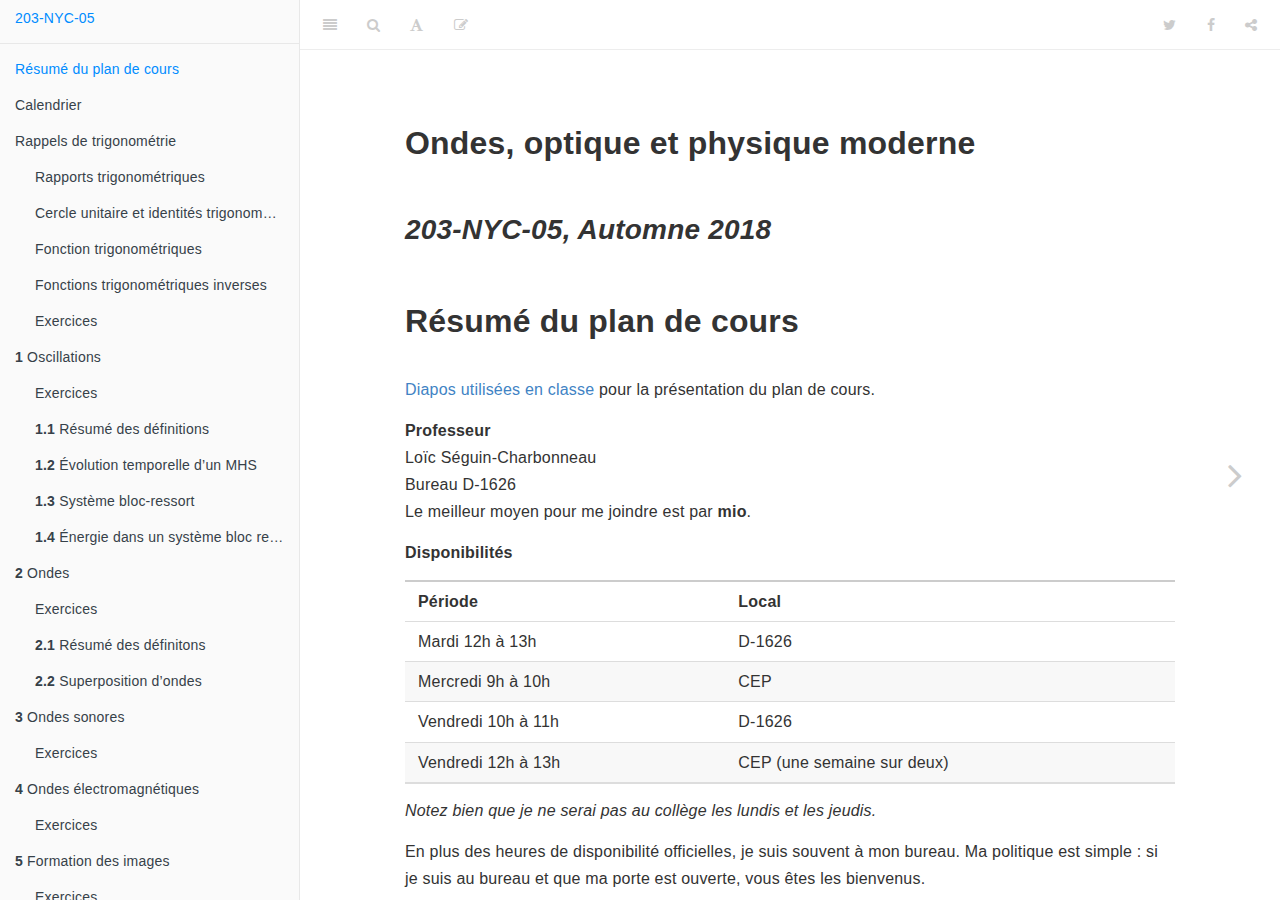
<file: docs/index.html>
<!DOCTYPE html>
<html  lang="fr">

<head>

  <meta charset="UTF-8">
  <meta http-equiv="X-UA-Compatible" content="IE=edge">
  <title>Ondes, optique et physique moderne</title>
  <meta name="description" content="Notes de cours pour 203-NYC-05, automne 2018">
  <meta name="generator" content="bookdown  and GitBook 2.6.7">

  <meta property="og:title" content="Ondes, optique et physique moderne" />
  <meta property="og:type" content="book" />
  
  
  <meta property="og:description" content="Notes de cours pour 203-NYC-05, automne 2018" />
  <meta name="github-repo" content="loicseguin/nyc" />

  <meta name="twitter:card" content="summary" />
  <meta name="twitter:title" content="Ondes, optique et physique moderne" />
  
  <meta name="twitter:description" content="Notes de cours pour 203-NYC-05, automne 2018" />
  




  <meta name="viewport" content="width=device-width, initial-scale=1">
  <meta name="apple-mobile-web-app-capable" content="yes">
  <meta name="apple-mobile-web-app-status-bar-style" content="black">
  
  

<link rel="next" href="calendrier.html">
<script src="libs/jquery-2.2.3/jquery.min.js"></script>
<link href="libs/gitbook-2.6.7/css/style.css" rel="stylesheet" />
<link href="libs/gitbook-2.6.7/css/plugin-table.css" rel="stylesheet" />
<link href="libs/gitbook-2.6.7/css/plugin-bookdown.css" rel="stylesheet" />
<link href="libs/gitbook-2.6.7/css/plugin-highlight.css" rel="stylesheet" />
<link href="libs/gitbook-2.6.7/css/plugin-search.css" rel="stylesheet" />
<link href="libs/gitbook-2.6.7/css/plugin-fontsettings.css" rel="stylesheet" />










<link rel="stylesheet" href="style.css" type="text/css" />
</head>

<body>



  <div class="book without-animation with-summary font-size-2 font-family-1" data-basepath=".">

    <div class="book-summary">
      <nav role="navigation">

<ul class="summary">
<li><a href="./">203-NYC-05</a></li>

<li class="divider"></li>
<li class="chapter" data-level="" data-path="index.html"><a href="index.html"><i class="fa fa-check"></i>Résumé du plan de cours</a></li>
<li class="chapter" data-level="" data-path="calendrier.html"><a href="calendrier.html"><i class="fa fa-check"></i>Calendrier</a></li>
<li class="chapter" data-level="" data-path="rappels-de-trigonometrie.html"><a href="rappels-de-trigonometrie.html"><i class="fa fa-check"></i>Rappels de trigonométrie</a><ul>
<li class="chapter" data-level="" data-path="rappels-de-trigonometrie.html"><a href="rappels-de-trigonometrie.html#rapports-trigonometriques"><i class="fa fa-check"></i>Rapports trigonométriques</a></li>
<li class="chapter" data-level="" data-path="rappels-de-trigonometrie.html"><a href="rappels-de-trigonometrie.html#cercle-unitaire-et-identites-trigonometriques"><i class="fa fa-check"></i>Cercle unitaire et identités trigonométriques</a></li>
<li class="chapter" data-level="" data-path="rappels-de-trigonometrie.html"><a href="rappels-de-trigonometrie.html#fonction-trigonometriques"><i class="fa fa-check"></i>Fonction trigonométriques</a></li>
<li class="chapter" data-level="" data-path="rappels-de-trigonometrie.html"><a href="rappels-de-trigonometrie.html#fonctions-trigonometriques-inverses"><i class="fa fa-check"></i>Fonctions trigonométriques inverses</a></li>
<li class="chapter" data-level="" data-path="rappels-de-trigonometrie.html"><a href="rappels-de-trigonometrie.html#exercices"><i class="fa fa-check"></i>Exercices</a></li>
</ul></li>
<li class="chapter" data-level="1" data-path="oscillations.html"><a href="oscillations.html"><i class="fa fa-check"></i><b>1</b> Oscillations</a><ul>
<li class="chapter" data-level="" data-path="oscillations.html"><a href="oscillations.html#exercices-1"><i class="fa fa-check"></i>Exercices</a></li>
<li class="chapter" data-level="1.1" data-path="oscillations.html"><a href="oscillations.html#resume-des-definitions"><i class="fa fa-check"></i><b>1.1</b> Résumé des définitions</a></li>
<li class="chapter" data-level="1.2" data-path="oscillations.html"><a href="oscillations.html#evolution-temporelle-dun-mhs"><i class="fa fa-check"></i><b>1.2</b> Évolution temporelle d’un MHS</a></li>
<li class="chapter" data-level="1.3" data-path="oscillations.html"><a href="oscillations.html#systeme-bloc-ressort"><i class="fa fa-check"></i><b>1.3</b> Système bloc-ressort</a></li>
<li class="chapter" data-level="1.4" data-path="oscillations.html"><a href="oscillations.html#energie-dans-un-systeme-bloc-ressort"><i class="fa fa-check"></i><b>1.4</b> Énergie dans un système bloc ressort</a></li>
</ul></li>
<li class="chapter" data-level="2" data-path="ondes.html"><a href="ondes.html"><i class="fa fa-check"></i><b>2</b> Ondes</a><ul>
<li class="chapter" data-level="" data-path="ondes.html"><a href="ondes.html#exercices-2"><i class="fa fa-check"></i>Exercices</a></li>
<li class="chapter" data-level="2.1" data-path="ondes.html"><a href="ondes.html#resume-des-definitons"><i class="fa fa-check"></i><b>2.1</b> Résumé des définitons</a></li>
<li class="chapter" data-level="2.2" data-path="ondes.html"><a href="ondes.html#superposition-dondes"><i class="fa fa-check"></i><b>2.2</b> Superposition d’ondes</a></li>
</ul></li>
<li class="chapter" data-level="3" data-path="ondes-sonores.html"><a href="ondes-sonores.html"><i class="fa fa-check"></i><b>3</b> Ondes sonores</a><ul>
<li class="chapter" data-level="" data-path="ondes-sonores.html"><a href="ondes-sonores.html#exercices-3"><i class="fa fa-check"></i>Exercices</a></li>
</ul></li>
<li class="chapter" data-level="4" data-path="ondes-electromagnetiques.html"><a href="ondes-electromagnetiques.html"><i class="fa fa-check"></i><b>4</b> Ondes électromagnétiques</a><ul>
<li class="chapter" data-level="" data-path="ondes-electromagnetiques.html"><a href="ondes-electromagnetiques.html#exercices-4"><i class="fa fa-check"></i>Exercices</a></li>
</ul></li>
<li class="chapter" data-level="5" data-path="formation-des-images.html"><a href="formation-des-images.html"><i class="fa fa-check"></i><b>5</b> Formation des images</a><ul>
<li class="chapter" data-level="" data-path="formation-des-images.html"><a href="formation-des-images.html#exercices-5"><i class="fa fa-check"></i>Exercices</a></li>
</ul></li>
<li class="chapter" data-level="6" data-path="interference-de-la-lumiere.html"><a href="interference-de-la-lumiere.html"><i class="fa fa-check"></i><b>6</b> Interférence de la lumière</a><ul>
<li class="chapter" data-level="" data-path="interference-de-la-lumiere.html"><a href="interference-de-la-lumiere.html#exercices-6"><i class="fa fa-check"></i>Exercices</a></li>
</ul></li>
<li class="chapter" data-level="7" data-path="relativite-restreinte.html"><a href="relativite-restreinte.html"><i class="fa fa-check"></i><b>7</b> Relativité restreinte</a><ul>
<li class="chapter" data-level="" data-path="relativite-restreinte.html"><a href="relativite-restreinte.html#exercices-7"><i class="fa fa-check"></i>Exercices</a></li>
</ul></li>
<li class="chapter" data-level="" data-path="laboratoire-1-mouvement-harmonique-simple.html"><a href="laboratoire-1-mouvement-harmonique-simple.html"><i class="fa fa-check"></i>Laboratoire 1 – Mouvement harmonique simple</a><ul>
<li class="chapter" data-level="" data-path="laboratoire-1-mouvement-harmonique-simple.html"><a href="laboratoire-1-mouvement-harmonique-simple.html#consignes"><i class="fa fa-check"></i>Consignes</a></li>
<li class="chapter" data-level="" data-path="laboratoire-1-mouvement-harmonique-simple.html"><a href="laboratoire-1-mouvement-harmonique-simple.html#introduction"><i class="fa fa-check"></i>Introduction</a></li>
<li class="chapter" data-level="" data-path="laboratoire-1-mouvement-harmonique-simple.html"><a href="laboratoire-1-mouvement-harmonique-simple.html#resultats"><i class="fa fa-check"></i>Résultats</a></li>
<li class="chapter" data-level="" data-path="laboratoire-1-mouvement-harmonique-simple.html"><a href="laboratoire-1-mouvement-harmonique-simple.html#conclusion"><i class="fa fa-check"></i>Conclusion</a></li>
</ul></li>
<li class="chapter" data-level="" data-path="laboratoire-2-ondes-stationnaires-sur-une-corde.html"><a href="laboratoire-2-ondes-stationnaires-sur-une-corde.html"><i class="fa fa-check"></i>Laboratoire 2 – Ondes stationnaires sur une corde</a><ul>
<li class="chapter" data-level="" data-path="laboratoire-2-ondes-stationnaires-sur-une-corde.html"><a href="laboratoire-2-ondes-stationnaires-sur-une-corde.html#consignes-1"><i class="fa fa-check"></i>Consignes</a></li>
<li class="chapter" data-level="" data-path="laboratoire-2-ondes-stationnaires-sur-une-corde.html"><a href="laboratoire-2-ondes-stationnaires-sur-une-corde.html#introduction-1"><i class="fa fa-check"></i>Introduction</a></li>
<li class="chapter" data-level="" data-path="laboratoire-2-ondes-stationnaires-sur-une-corde.html"><a href="laboratoire-2-ondes-stationnaires-sur-une-corde.html#resultats-1"><i class="fa fa-check"></i>Résultats</a></li>
<li class="chapter" data-level="" data-path="laboratoire-2-ondes-stationnaires-sur-une-corde.html"><a href="laboratoire-2-ondes-stationnaires-sur-une-corde.html#conclusion-1"><i class="fa fa-check"></i>Conclusion</a></li>
</ul></li>
<li class="chapter" data-level="" data-path="laboratoire-3-lentille-convergente.html"><a href="laboratoire-3-lentille-convergente.html"><i class="fa fa-check"></i>Laboratoire 3 – Lentille convergente</a><ul>
<li class="chapter" data-level="" data-path="laboratoire-3-lentille-convergente.html"><a href="laboratoire-3-lentille-convergente.html#consignes-2"><i class="fa fa-check"></i>Consignes</a></li>
<li class="chapter" data-level="" data-path="laboratoire-3-lentille-convergente.html"><a href="laboratoire-3-lentille-convergente.html#introduction-2"><i class="fa fa-check"></i>Introduction</a></li>
<li class="chapter" data-level="" data-path="laboratoire-3-lentille-convergente.html"><a href="laboratoire-3-lentille-convergente.html#resultats-2"><i class="fa fa-check"></i>Résultats</a></li>
<li class="chapter" data-level="" data-path="laboratoire-3-lentille-convergente.html"><a href="laboratoire-3-lentille-convergente.html#conclusion-2"><i class="fa fa-check"></i>Conclusion</a></li>
</ul></li>
<li class="chapter" data-level="" data-path="laboratoire-6-effet-photoelectrique.html"><a href="laboratoire-6-effet-photoelectrique.html"><i class="fa fa-check"></i>Laboratoire 6 – Effet photoélectrique</a><ul>
<li class="chapter" data-level="" data-path="laboratoire-6-effet-photoelectrique.html"><a href="laboratoire-6-effet-photoelectrique.html#consignes-3"><i class="fa fa-check"></i>Consignes</a></li>
<li class="chapter" data-level="" data-path="laboratoire-6-effet-photoelectrique.html"><a href="laboratoire-6-effet-photoelectrique.html#introduction-3"><i class="fa fa-check"></i>Introduction</a></li>
<li class="chapter" data-level="" data-path="laboratoire-6-effet-photoelectrique.html"><a href="laboratoire-6-effet-photoelectrique.html#resultats-3"><i class="fa fa-check"></i>Résultats</a></li>
<li class="chapter" data-level="" data-path="laboratoire-6-effet-photoelectrique.html"><a href="laboratoire-6-effet-photoelectrique.html#conclusion-3"><i class="fa fa-check"></i>Conclusion</a></li>
</ul></li>
</ul>

      </nav>
    </div>

    <div class="book-body">
      <div class="body-inner">
        <div class="book-header" role="navigation">
          <h1>
            <i class="fa fa-circle-o-notch fa-spin"></i><a href="./">Ondes, optique et physique moderne</a>
          </h1>
        </div>

        <div class="page-wrapper" tabindex="-1" role="main">
          <div class="page-inner">

            <section class="normal" id="section-">
<div id="header">
<h1 class="title">Ondes, optique et physique moderne</h1>
<h2 class="subtitle"><em>203-NYC-05, Automne 2018</em></h2>
</div>
<div id="resume-du-plan-de-cours" class="section level1 unnumbered">
<h1>Résumé du plan de cours</h1>
<p><a href="https://docs.google.com/presentation/d/1xaxw5zxXWSw35rlKbGXB1qXC2vk-248TaBct2e1P_oM/edit?usp=sharing">Diapos utilisées en classe</a> pour la présentation du plan de cours.</p>
<p><strong>Professeur</strong><br />
Loïc Séguin-Charbonneau<br />
Bureau D-1626<br />
Le meilleur moyen pour me joindre est par <strong>mio</strong>.</p>
<p><strong>Disponibilités</strong></p>
<table>
<thead>
<tr class="header">
<th align="left">Période</th>
<th align="left">Local</th>
</tr>
</thead>
<tbody>
<tr class="odd">
<td align="left">Mardi 12h à 13h</td>
<td align="left">D-1626</td>
</tr>
<tr class="even">
<td align="left">Mercredi 9h à 10h</td>
<td align="left">CEP</td>
</tr>
<tr class="odd">
<td align="left">Vendredi 10h à 11h</td>
<td align="left">D-1626</td>
</tr>
<tr class="even">
<td align="left">Vendredi 12h à 13h</td>
<td align="left">CEP (une semaine sur deux)</td>
</tr>
</tbody>
</table>
<p><em>Notez bien que je ne serai pas au collège les lundis et les jeudis.</em></p>
<p>En plus des heures de disponibilité officielles, je suis souvent à mon bureau.
Ma politique est simple : si je suis au bureau et que ma porte est ouverte,
vous êtes les bienvenus.</p>
<p><strong>Coordonnateurs du département</strong><br />
Stéphane Proulx<br />
Bureau D-1620<br />
Poste téléphonique 3099</p>
<p>Daniel Comtois<br />
Bureau D-1627<br />
Poste téléphonique 5204</p>
<p><strong>Évaluations</strong></p>
<table>
<thead>
<tr class="header">
<th align="left">Date</th>
<th align="left">Activité</th>
<th align="center">Pondération</th>
</tr>
</thead>
<tbody>
<tr class="odd">
<td align="left">29 août</td>
<td align="left">Labo 1 – Mouvement harmonique simple</td>
<td align="center">†</td>
</tr>
<tr class="even">
<td align="left">12 sep</td>
<td align="left">Labo 2 – Ondes stationnaires</td>
<td align="center">5%</td>
</tr>
<tr class="odd">
<td align="left">28 sep</td>
<td align="left">Examen 1 – Chapitres 1, 2, 3</td>
<td align="center">25%</td>
</tr>
<tr class="even">
<td align="left">17 oct</td>
<td align="left">Labo 3 – Lentilles convergentes</td>
<td align="center">5%</td>
</tr>
<tr class="odd">
<td align="left">2 nov</td>
<td align="left">Examen 2 – Chapitres 4, 5, 6</td>
<td align="center">20%</td>
</tr>
<tr class="even">
<td align="left">21 nov</td>
<td align="left">Labo 5 – Interférence et diffraction</td>
<td align="center">†</td>
</tr>
<tr class="odd">
<td align="left">28 nov</td>
<td align="left">Labo 6 – Effet photoélectrique</td>
<td align="center">5%</td>
</tr>
<tr class="even">
<td align="left">12 déc</td>
<td align="left">Examen de laboratoire</td>
<td align="center">10%</td>
</tr>
<tr class="odd">
<td align="left">EC</td>
<td align="left">Examen 3 – Récapitulatif</td>
<td align="center">30%</td>
</tr>
</tbody>
</table>
<p>†Aucune note directement associée à ce laboratoire, mais peut être évalué à
l’examen de laboratoire.</p>
<p>La note de passage du cours est de 60%.</p>
<p><strong>Présence aux cours, laboratoires et examens</strong><br />
Venez au cours, ce sera amusant! Si vous ne venez pas, c’est votre choix.
Gardez en tête que si vous n’êtes pas en classe, je risque de ne pas vouloir
vous répondre à mon bureau.</p>
<p>Une absence non justifiée à un laboratoire ou un examen entraîne la note de 0
pour cette évaluation.</p>
<p><strong>Remise des travaux</strong><br />
Lorsque vous devrez me remettre un travail, une date et une heure seront
clairement indiquées. Règle générale, je vous donne quelques jours pour
compléter les rapports de laboratoire. Si vous remettez un travail en retard,
une pénalité de 10% par jour de retard s’appliquera jusqu’à concurrence de
trois jours, incluant les fins de semaine et les jours fériés.</p>
</div>
            </section>

          </div>
        </div>
      </div>

<a href="calendrier.html" class="navigation navigation-next navigation-unique" aria-label="Next page"><i class="fa fa-angle-right"></i></a>
    </div>
  </div>
<script src="libs/gitbook-2.6.7/js/app.min.js"></script>
<script src="libs/gitbook-2.6.7/js/lunr.js"></script>
<script src="libs/gitbook-2.6.7/js/plugin-search.js"></script>
<script src="libs/gitbook-2.6.7/js/plugin-sharing.js"></script>
<script src="libs/gitbook-2.6.7/js/plugin-fontsettings.js"></script>
<script src="libs/gitbook-2.6.7/js/plugin-bookdown.js"></script>
<script src="libs/gitbook-2.6.7/js/jquery.highlight.js"></script>
<script>
gitbook.require(["gitbook"], function(gitbook) {
gitbook.start({
"sharing": {
"github": false,
"facebook": true,
"twitter": true,
"google": false,
"linkedin": false,
"weibo": false,
"instapaper": false,
"vk": false,
"all": ["facebook", "google", "twitter", "linkedin", "weibo", "instapaper"]
},
"fontsettings": {
"theme": "white",
"family": "sans",
"size": 2
},
"edit": {
"link": "https://github.com/loicseguin/nyc/edit/master/index.Rmd",
"text": "Edit"
},
"history": {
"link": null,
"text": null
},
"download": null,
"toc": {
"collapse": "subsection"
}
});
});
</script>

<!-- dynamically load mathjax for compatibility with self-contained -->
<script>
  (function () {
    var script = document.createElement("script");
    script.type = "text/javascript";
    var src = "true";
    if (src === "" || src === "true") src = "https://mathjax.rstudio.com/latest/MathJax.js?config=TeX-MML-AM_CHTML";
    if (location.protocol !== "file:" && /^https?:/.test(src))
      src = src.replace(/^https?:/, '');
    script.src = src;
    document.getElementsByTagName("head")[0].appendChild(script);
  })();
</script>
</body>

</html>
</file>
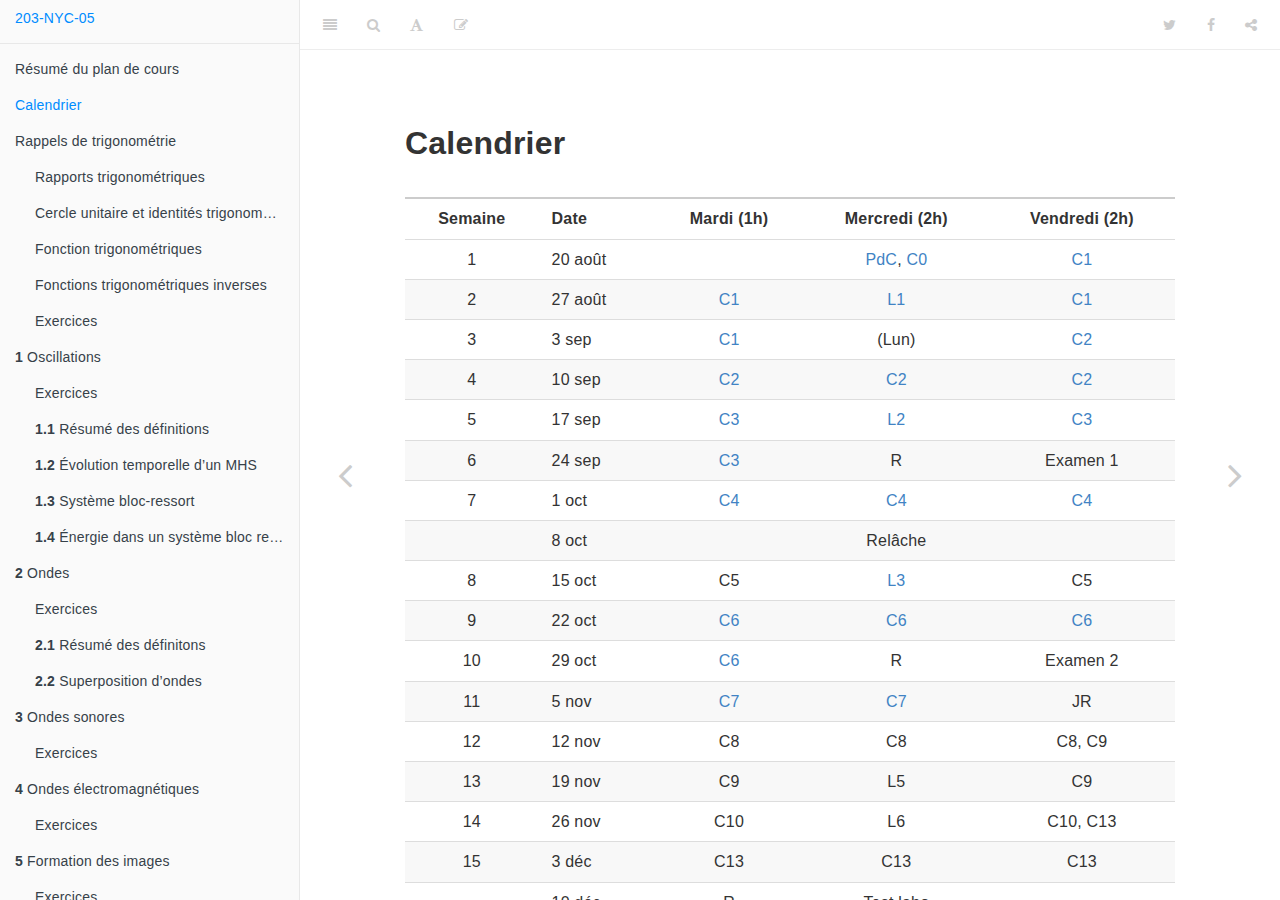
<file: docs/calendrier.html>
<!DOCTYPE html>
<html  lang="fr">

<head>

  <meta charset="UTF-8">
  <meta http-equiv="X-UA-Compatible" content="IE=edge">
  <title>Calendrier | Ondes, optique et physique moderne</title>
  <meta name="description" content="Notes de cours pour 203-NYC-05, automne 2018">
  <meta name="generator" content="bookdown  and GitBook 2.6.7">

  <meta property="og:title" content="Calendrier | Ondes, optique et physique moderne" />
  <meta property="og:type" content="book" />
  
  
  <meta property="og:description" content="Notes de cours pour 203-NYC-05, automne 2018" />
  <meta name="github-repo" content="loicseguin/nyc" />

  <meta name="twitter:card" content="summary" />
  <meta name="twitter:title" content="Calendrier | Ondes, optique et physique moderne" />
  
  <meta name="twitter:description" content="Notes de cours pour 203-NYC-05, automne 2018" />
  




  <meta name="viewport" content="width=device-width, initial-scale=1">
  <meta name="apple-mobile-web-app-capable" content="yes">
  <meta name="apple-mobile-web-app-status-bar-style" content="black">
  
  
<link rel="prev" href="index.html">
<link rel="next" href="rappels-de-trigonometrie.html">
<script src="libs/jquery-2.2.3/jquery.min.js"></script>
<link href="libs/gitbook-2.6.7/css/style.css" rel="stylesheet" />
<link href="libs/gitbook-2.6.7/css/plugin-table.css" rel="stylesheet" />
<link href="libs/gitbook-2.6.7/css/plugin-bookdown.css" rel="stylesheet" />
<link href="libs/gitbook-2.6.7/css/plugin-highlight.css" rel="stylesheet" />
<link href="libs/gitbook-2.6.7/css/plugin-search.css" rel="stylesheet" />
<link href="libs/gitbook-2.6.7/css/plugin-fontsettings.css" rel="stylesheet" />










<link rel="stylesheet" href="style.css" type="text/css" />
</head>

<body>



  <div class="book without-animation with-summary font-size-2 font-family-1" data-basepath=".">

    <div class="book-summary">
      <nav role="navigation">

<ul class="summary">
<li><a href="./">203-NYC-05</a></li>

<li class="divider"></li>
<li class="chapter" data-level="" data-path="index.html"><a href="index.html"><i class="fa fa-check"></i>Résumé du plan de cours</a></li>
<li class="chapter" data-level="" data-path="calendrier.html"><a href="calendrier.html"><i class="fa fa-check"></i>Calendrier</a></li>
<li class="chapter" data-level="" data-path="rappels-de-trigonometrie.html"><a href="rappels-de-trigonometrie.html"><i class="fa fa-check"></i>Rappels de trigonométrie</a><ul>
<li class="chapter" data-level="" data-path="rappels-de-trigonometrie.html"><a href="rappels-de-trigonometrie.html#rapports-trigonometriques"><i class="fa fa-check"></i>Rapports trigonométriques</a></li>
<li class="chapter" data-level="" data-path="rappels-de-trigonometrie.html"><a href="rappels-de-trigonometrie.html#cercle-unitaire-et-identites-trigonometriques"><i class="fa fa-check"></i>Cercle unitaire et identités trigonométriques</a></li>
<li class="chapter" data-level="" data-path="rappels-de-trigonometrie.html"><a href="rappels-de-trigonometrie.html#fonction-trigonometriques"><i class="fa fa-check"></i>Fonction trigonométriques</a></li>
<li class="chapter" data-level="" data-path="rappels-de-trigonometrie.html"><a href="rappels-de-trigonometrie.html#fonctions-trigonometriques-inverses"><i class="fa fa-check"></i>Fonctions trigonométriques inverses</a></li>
<li class="chapter" data-level="" data-path="rappels-de-trigonometrie.html"><a href="rappels-de-trigonometrie.html#exercices"><i class="fa fa-check"></i>Exercices</a></li>
</ul></li>
<li class="chapter" data-level="1" data-path="oscillations.html"><a href="oscillations.html"><i class="fa fa-check"></i><b>1</b> Oscillations</a><ul>
<li class="chapter" data-level="" data-path="oscillations.html"><a href="oscillations.html#exercices-1"><i class="fa fa-check"></i>Exercices</a></li>
<li class="chapter" data-level="1.1" data-path="oscillations.html"><a href="oscillations.html#resume-des-definitions"><i class="fa fa-check"></i><b>1.1</b> Résumé des définitions</a></li>
<li class="chapter" data-level="1.2" data-path="oscillations.html"><a href="oscillations.html#evolution-temporelle-dun-mhs"><i class="fa fa-check"></i><b>1.2</b> Évolution temporelle d’un MHS</a></li>
<li class="chapter" data-level="1.3" data-path="oscillations.html"><a href="oscillations.html#systeme-bloc-ressort"><i class="fa fa-check"></i><b>1.3</b> Système bloc-ressort</a></li>
<li class="chapter" data-level="1.4" data-path="oscillations.html"><a href="oscillations.html#energie-dans-un-systeme-bloc-ressort"><i class="fa fa-check"></i><b>1.4</b> Énergie dans un système bloc ressort</a></li>
</ul></li>
<li class="chapter" data-level="2" data-path="ondes.html"><a href="ondes.html"><i class="fa fa-check"></i><b>2</b> Ondes</a><ul>
<li class="chapter" data-level="" data-path="ondes.html"><a href="ondes.html#exercices-2"><i class="fa fa-check"></i>Exercices</a></li>
<li class="chapter" data-level="2.1" data-path="ondes.html"><a href="ondes.html#resume-des-definitons"><i class="fa fa-check"></i><b>2.1</b> Résumé des définitons</a></li>
<li class="chapter" data-level="2.2" data-path="ondes.html"><a href="ondes.html#superposition-dondes"><i class="fa fa-check"></i><b>2.2</b> Superposition d’ondes</a></li>
</ul></li>
<li class="chapter" data-level="3" data-path="ondes-sonores.html"><a href="ondes-sonores.html"><i class="fa fa-check"></i><b>3</b> Ondes sonores</a><ul>
<li class="chapter" data-level="" data-path="ondes-sonores.html"><a href="ondes-sonores.html#exercices-3"><i class="fa fa-check"></i>Exercices</a></li>
</ul></li>
<li class="chapter" data-level="4" data-path="ondes-electromagnetiques.html"><a href="ondes-electromagnetiques.html"><i class="fa fa-check"></i><b>4</b> Ondes électromagnétiques</a><ul>
<li class="chapter" data-level="" data-path="ondes-electromagnetiques.html"><a href="ondes-electromagnetiques.html#exercices-4"><i class="fa fa-check"></i>Exercices</a></li>
</ul></li>
<li class="chapter" data-level="5" data-path="formation-des-images.html"><a href="formation-des-images.html"><i class="fa fa-check"></i><b>5</b> Formation des images</a><ul>
<li class="chapter" data-level="" data-path="formation-des-images.html"><a href="formation-des-images.html#exercices-5"><i class="fa fa-check"></i>Exercices</a></li>
</ul></li>
<li class="chapter" data-level="6" data-path="interference-de-la-lumiere.html"><a href="interference-de-la-lumiere.html"><i class="fa fa-check"></i><b>6</b> Interférence de la lumière</a><ul>
<li class="chapter" data-level="" data-path="interference-de-la-lumiere.html"><a href="interference-de-la-lumiere.html#exercices-6"><i class="fa fa-check"></i>Exercices</a></li>
</ul></li>
<li class="chapter" data-level="7" data-path="relativite-restreinte.html"><a href="relativite-restreinte.html"><i class="fa fa-check"></i><b>7</b> Relativité restreinte</a><ul>
<li class="chapter" data-level="" data-path="relativite-restreinte.html"><a href="relativite-restreinte.html#exercices-7"><i class="fa fa-check"></i>Exercices</a></li>
</ul></li>
<li class="chapter" data-level="" data-path="laboratoire-1-mouvement-harmonique-simple.html"><a href="laboratoire-1-mouvement-harmonique-simple.html"><i class="fa fa-check"></i>Laboratoire 1 – Mouvement harmonique simple</a><ul>
<li class="chapter" data-level="" data-path="laboratoire-1-mouvement-harmonique-simple.html"><a href="laboratoire-1-mouvement-harmonique-simple.html#consignes"><i class="fa fa-check"></i>Consignes</a></li>
<li class="chapter" data-level="" data-path="laboratoire-1-mouvement-harmonique-simple.html"><a href="laboratoire-1-mouvement-harmonique-simple.html#introduction"><i class="fa fa-check"></i>Introduction</a></li>
<li class="chapter" data-level="" data-path="laboratoire-1-mouvement-harmonique-simple.html"><a href="laboratoire-1-mouvement-harmonique-simple.html#resultats"><i class="fa fa-check"></i>Résultats</a></li>
<li class="chapter" data-level="" data-path="laboratoire-1-mouvement-harmonique-simple.html"><a href="laboratoire-1-mouvement-harmonique-simple.html#conclusion"><i class="fa fa-check"></i>Conclusion</a></li>
</ul></li>
<li class="chapter" data-level="" data-path="laboratoire-2-ondes-stationnaires-sur-une-corde.html"><a href="laboratoire-2-ondes-stationnaires-sur-une-corde.html"><i class="fa fa-check"></i>Laboratoire 2 – Ondes stationnaires sur une corde</a><ul>
<li class="chapter" data-level="" data-path="laboratoire-2-ondes-stationnaires-sur-une-corde.html"><a href="laboratoire-2-ondes-stationnaires-sur-une-corde.html#consignes-1"><i class="fa fa-check"></i>Consignes</a></li>
<li class="chapter" data-level="" data-path="laboratoire-2-ondes-stationnaires-sur-une-corde.html"><a href="laboratoire-2-ondes-stationnaires-sur-une-corde.html#introduction-1"><i class="fa fa-check"></i>Introduction</a></li>
<li class="chapter" data-level="" data-path="laboratoire-2-ondes-stationnaires-sur-une-corde.html"><a href="laboratoire-2-ondes-stationnaires-sur-une-corde.html#resultats-1"><i class="fa fa-check"></i>Résultats</a></li>
<li class="chapter" data-level="" data-path="laboratoire-2-ondes-stationnaires-sur-une-corde.html"><a href="laboratoire-2-ondes-stationnaires-sur-une-corde.html#conclusion-1"><i class="fa fa-check"></i>Conclusion</a></li>
</ul></li>
<li class="chapter" data-level="" data-path="laboratoire-3-lentille-convergente.html"><a href="laboratoire-3-lentille-convergente.html"><i class="fa fa-check"></i>Laboratoire 3 – Lentille convergente</a><ul>
<li class="chapter" data-level="" data-path="laboratoire-3-lentille-convergente.html"><a href="laboratoire-3-lentille-convergente.html#consignes-2"><i class="fa fa-check"></i>Consignes</a></li>
<li class="chapter" data-level="" data-path="laboratoire-3-lentille-convergente.html"><a href="laboratoire-3-lentille-convergente.html#introduction-2"><i class="fa fa-check"></i>Introduction</a></li>
<li class="chapter" data-level="" data-path="laboratoire-3-lentille-convergente.html"><a href="laboratoire-3-lentille-convergente.html#resultats-2"><i class="fa fa-check"></i>Résultats</a></li>
<li class="chapter" data-level="" data-path="laboratoire-3-lentille-convergente.html"><a href="laboratoire-3-lentille-convergente.html#conclusion-2"><i class="fa fa-check"></i>Conclusion</a></li>
</ul></li>
<li class="chapter" data-level="" data-path="laboratoire-6-effet-photoelectrique.html"><a href="laboratoire-6-effet-photoelectrique.html"><i class="fa fa-check"></i>Laboratoire 6 – Effet photoélectrique</a><ul>
<li class="chapter" data-level="" data-path="laboratoire-6-effet-photoelectrique.html"><a href="laboratoire-6-effet-photoelectrique.html#consignes-3"><i class="fa fa-check"></i>Consignes</a></li>
<li class="chapter" data-level="" data-path="laboratoire-6-effet-photoelectrique.html"><a href="laboratoire-6-effet-photoelectrique.html#introduction-3"><i class="fa fa-check"></i>Introduction</a></li>
<li class="chapter" data-level="" data-path="laboratoire-6-effet-photoelectrique.html"><a href="laboratoire-6-effet-photoelectrique.html#resultats-3"><i class="fa fa-check"></i>Résultats</a></li>
<li class="chapter" data-level="" data-path="laboratoire-6-effet-photoelectrique.html"><a href="laboratoire-6-effet-photoelectrique.html#conclusion-3"><i class="fa fa-check"></i>Conclusion</a></li>
</ul></li>
</ul>

      </nav>
    </div>

    <div class="book-body">
      <div class="body-inner">
        <div class="book-header" role="navigation">
          <h1>
            <i class="fa fa-circle-o-notch fa-spin"></i><a href="./">Ondes, optique et physique moderne</a>
          </h1>
        </div>

        <div class="page-wrapper" tabindex="-1" role="main">
          <div class="page-inner">

            <section class="normal" id="section-">
<div id="calendrier" class="section level1 unnumbered">
<h1>Calendrier</h1>
<table>
<thead>
<tr class="header">
<th align="center">Semaine</th>
<th align="left">Date</th>
<th align="center">Mardi (1h)</th>
<th align="center">Mercredi (2h)</th>
<th align="center">Vendredi (2h)</th>
</tr>
</thead>
<tbody>
<tr class="odd">
<td align="center">1</td>
<td align="left">20 août</td>
<td align="center"></td>
<td align="center"><a href="./index.html">PdC</a>, <a href="./rappels-de-trigonometrie.html">C0</a></td>
<td align="center"><a href="./oscillations.html">C1</a></td>
</tr>
<tr class="even">
<td align="center">2</td>
<td align="left">27 août</td>
<td align="center"><a href="./oscillations.html">C1</a></td>
<td align="center"><a href="./laboratoire-1-mouvement-harmonique-simple.html">L1</a></td>
<td align="center"><a href="./oscillations.html">C1</a></td>
</tr>
<tr class="odd">
<td align="center">3</td>
<td align="left">3 sep</td>
<td align="center"><a href="./oscillations.html">C1</a></td>
<td align="center">(Lun)</td>
<td align="center"><a href="./ondes.html">C2</a></td>
</tr>
<tr class="even">
<td align="center">4</td>
<td align="left">10 sep</td>
<td align="center"><a href="./ondes.html">C2</a></td>
<td align="center"><a href="./ondes.html">C2</a></td>
<td align="center"><a href="./ondes.html">C2</a></td>
</tr>
<tr class="odd">
<td align="center">5</td>
<td align="left">17 sep</td>
<td align="center"><a href="./ondes-sonores.html">C3</a></td>
<td align="center"><a href="./laboratoire-2-ondes-stationnaires-sur-une-corde.html">L2</a></td>
<td align="center"><a href="./ondes-sonores.html">C3</a></td>
</tr>
<tr class="even">
<td align="center">6</td>
<td align="left">24 sep</td>
<td align="center"><a href="./ondes-sonores.html">C3</a></td>
<td align="center">R</td>
<td align="center">Examen 1</td>
</tr>
<tr class="odd">
<td align="center">7</td>
<td align="left">1 oct</td>
<td align="center"><a href="./ondes-electromagnetiques.html">C4</a></td>
<td align="center"><a href="./ondes-electromagnetiques.html">C4</a></td>
<td align="center"><a href="./ondes-electromagnetiques.html">C4</a></td>
</tr>
<tr class="even">
<td align="center"></td>
<td align="left">8 oct</td>
<td align="center"></td>
<td align="center">Relâche</td>
<td align="center"></td>
</tr>
<tr class="odd">
<td align="center">8</td>
<td align="left">15 oct</td>
<td align="center">C5</td>
<td align="center"><a href="./laboratoire-3-lentille-convergente.html">L3</a></td>
<td align="center">C5</td>
</tr>
<tr class="even">
<td align="center">9</td>
<td align="left">22 oct</td>
<td align="center"><a href="./formation-des-images.html">C6</a></td>
<td align="center"><a href="./formation-des-images.html">C6</a></td>
<td align="center"><a href="./formation-des-images.html">C6</a></td>
</tr>
<tr class="odd">
<td align="center">10</td>
<td align="left">29 oct</td>
<td align="center"><a href="./formation-des-images.html">C6</a></td>
<td align="center">R</td>
<td align="center">Examen 2</td>
</tr>
<tr class="even">
<td align="center">11</td>
<td align="left">5 nov</td>
<td align="center"><a href="./interference-de-la-lumiere.html">C7</a></td>
<td align="center"><a href="./interference-de-la-lumiere.html">C7</a></td>
<td align="center">JR</td>
</tr>
<tr class="odd">
<td align="center">12</td>
<td align="left">12 nov</td>
<td align="center">C8</td>
<td align="center">C8</td>
<td align="center">C8, C9</td>
</tr>
<tr class="even">
<td align="center">13</td>
<td align="left">19 nov</td>
<td align="center">C9</td>
<td align="center">L5</td>
<td align="center">C9</td>
</tr>
<tr class="odd">
<td align="center">14</td>
<td align="left">26 nov</td>
<td align="center">C10</td>
<td align="center">L6</td>
<td align="center">C10, C13</td>
</tr>
<tr class="even">
<td align="center">15</td>
<td align="left">3 déc</td>
<td align="center">C13</td>
<td align="center">C13</td>
<td align="center">C13</td>
</tr>
<tr class="odd">
<td align="center"></td>
<td align="left">10 déc</td>
<td align="center">R</td>
<td align="center">Test labo</td>
<td align="center"></td>
</tr>
<tr class="even">
<td align="center"></td>
<td align="left">EC</td>
<td align="center"></td>
<td align="center">Examen 3</td>
<td align="center"></td>
</tr>
</tbody>
</table>

</div>
            </section>

          </div>
        </div>
      </div>
<a href="index.html" class="navigation navigation-prev " aria-label="Previous page"><i class="fa fa-angle-left"></i></a>
<a href="rappels-de-trigonometrie.html" class="navigation navigation-next " aria-label="Next page"><i class="fa fa-angle-right"></i></a>
    </div>
  </div>
<script src="libs/gitbook-2.6.7/js/app.min.js"></script>
<script src="libs/gitbook-2.6.7/js/lunr.js"></script>
<script src="libs/gitbook-2.6.7/js/plugin-search.js"></script>
<script src="libs/gitbook-2.6.7/js/plugin-sharing.js"></script>
<script src="libs/gitbook-2.6.7/js/plugin-fontsettings.js"></script>
<script src="libs/gitbook-2.6.7/js/plugin-bookdown.js"></script>
<script src="libs/gitbook-2.6.7/js/jquery.highlight.js"></script>
<script>
gitbook.require(["gitbook"], function(gitbook) {
gitbook.start({
"sharing": {
"github": false,
"facebook": true,
"twitter": true,
"google": false,
"linkedin": false,
"weibo": false,
"instapaper": false,
"vk": false,
"all": ["facebook", "google", "twitter", "linkedin", "weibo", "instapaper"]
},
"fontsettings": {
"theme": "white",
"family": "sans",
"size": 2
},
"edit": {
"link": "https://github.com/loicseguin/nyc/edit/master/index.Rmd",
"text": "Edit"
},
"history": {
"link": null,
"text": null
},
"download": null,
"toc": {
"collapse": "subsection"
}
});
});
</script>

<!-- dynamically load mathjax for compatibility with self-contained -->
<script>
  (function () {
    var script = document.createElement("script");
    script.type = "text/javascript";
    var src = "true";
    if (src === "" || src === "true") src = "https://mathjax.rstudio.com/latest/MathJax.js?config=TeX-MML-AM_CHTML";
    if (location.protocol !== "file:" && /^https?:/.test(src))
      src = src.replace(/^https?:/, '');
    script.src = src;
    document.getElementsByTagName("head")[0].appendChild(script);
  })();
</script>
</body>

</html>
</file>
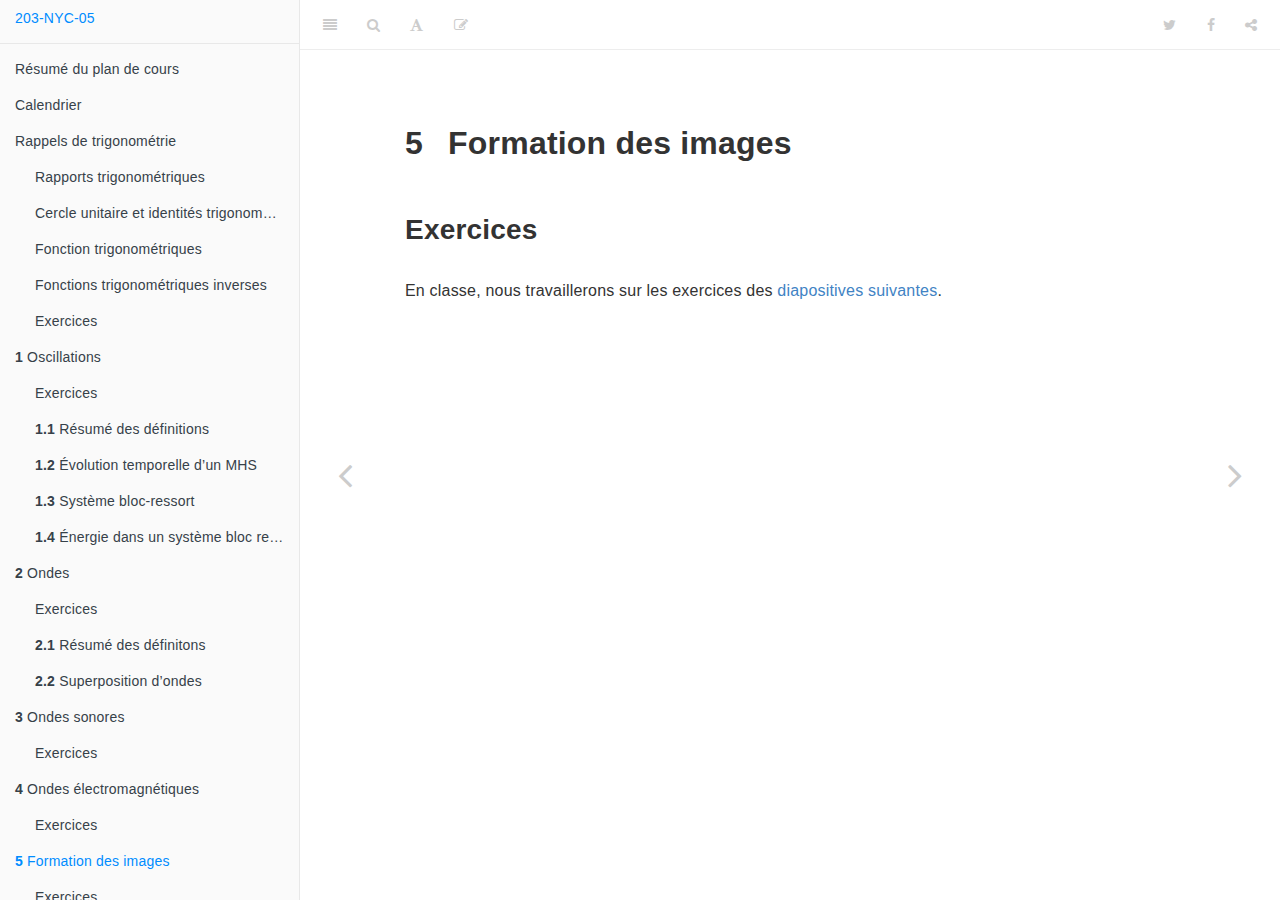
<file: docs/formation-des-images.html>
<!DOCTYPE html>
<html  lang="fr">

<head>

  <meta charset="UTF-8">
  <meta http-equiv="X-UA-Compatible" content="IE=edge">
  <title>5 Formation des images | Ondes, optique et physique moderne</title>
  <meta name="description" content="Notes de cours pour 203-NYC-05, automne 2018">
  <meta name="generator" content="bookdown  and GitBook 2.6.7">

  <meta property="og:title" content="5 Formation des images | Ondes, optique et physique moderne" />
  <meta property="og:type" content="book" />
  
  
  <meta property="og:description" content="Notes de cours pour 203-NYC-05, automne 2018" />
  <meta name="github-repo" content="loicseguin/nyc" />

  <meta name="twitter:card" content="summary" />
  <meta name="twitter:title" content="5 Formation des images | Ondes, optique et physique moderne" />
  
  <meta name="twitter:description" content="Notes de cours pour 203-NYC-05, automne 2018" />
  




  <meta name="viewport" content="width=device-width, initial-scale=1">
  <meta name="apple-mobile-web-app-capable" content="yes">
  <meta name="apple-mobile-web-app-status-bar-style" content="black">
  
  
<link rel="prev" href="ondes-electromagnetiques.html">
<link rel="next" href="interference-de-la-lumiere.html">
<script src="libs/jquery-2.2.3/jquery.min.js"></script>
<link href="libs/gitbook-2.6.7/css/style.css" rel="stylesheet" />
<link href="libs/gitbook-2.6.7/css/plugin-table.css" rel="stylesheet" />
<link href="libs/gitbook-2.6.7/css/plugin-bookdown.css" rel="stylesheet" />
<link href="libs/gitbook-2.6.7/css/plugin-highlight.css" rel="stylesheet" />
<link href="libs/gitbook-2.6.7/css/plugin-search.css" rel="stylesheet" />
<link href="libs/gitbook-2.6.7/css/plugin-fontsettings.css" rel="stylesheet" />










<link rel="stylesheet" href="style.css" type="text/css" />
</head>

<body>



  <div class="book without-animation with-summary font-size-2 font-family-1" data-basepath=".">

    <div class="book-summary">
      <nav role="navigation">

<ul class="summary">
<li><a href="./">203-NYC-05</a></li>

<li class="divider"></li>
<li class="chapter" data-level="" data-path="index.html"><a href="index.html"><i class="fa fa-check"></i>Résumé du plan de cours</a></li>
<li class="chapter" data-level="" data-path="calendrier.html"><a href="calendrier.html"><i class="fa fa-check"></i>Calendrier</a></li>
<li class="chapter" data-level="" data-path="rappels-de-trigonometrie.html"><a href="rappels-de-trigonometrie.html"><i class="fa fa-check"></i>Rappels de trigonométrie</a><ul>
<li class="chapter" data-level="" data-path="rappels-de-trigonometrie.html"><a href="rappels-de-trigonometrie.html#rapports-trigonometriques"><i class="fa fa-check"></i>Rapports trigonométriques</a></li>
<li class="chapter" data-level="" data-path="rappels-de-trigonometrie.html"><a href="rappels-de-trigonometrie.html#cercle-unitaire-et-identites-trigonometriques"><i class="fa fa-check"></i>Cercle unitaire et identités trigonométriques</a></li>
<li class="chapter" data-level="" data-path="rappels-de-trigonometrie.html"><a href="rappels-de-trigonometrie.html#fonction-trigonometriques"><i class="fa fa-check"></i>Fonction trigonométriques</a></li>
<li class="chapter" data-level="" data-path="rappels-de-trigonometrie.html"><a href="rappels-de-trigonometrie.html#fonctions-trigonometriques-inverses"><i class="fa fa-check"></i>Fonctions trigonométriques inverses</a></li>
<li class="chapter" data-level="" data-path="rappels-de-trigonometrie.html"><a href="rappels-de-trigonometrie.html#exercices"><i class="fa fa-check"></i>Exercices</a></li>
</ul></li>
<li class="chapter" data-level="1" data-path="oscillations.html"><a href="oscillations.html"><i class="fa fa-check"></i><b>1</b> Oscillations</a><ul>
<li class="chapter" data-level="" data-path="oscillations.html"><a href="oscillations.html#exercices-1"><i class="fa fa-check"></i>Exercices</a></li>
<li class="chapter" data-level="1.1" data-path="oscillations.html"><a href="oscillations.html#resume-des-definitions"><i class="fa fa-check"></i><b>1.1</b> Résumé des définitions</a></li>
<li class="chapter" data-level="1.2" data-path="oscillations.html"><a href="oscillations.html#evolution-temporelle-dun-mhs"><i class="fa fa-check"></i><b>1.2</b> Évolution temporelle d’un MHS</a></li>
<li class="chapter" data-level="1.3" data-path="oscillations.html"><a href="oscillations.html#systeme-bloc-ressort"><i class="fa fa-check"></i><b>1.3</b> Système bloc-ressort</a></li>
<li class="chapter" data-level="1.4" data-path="oscillations.html"><a href="oscillations.html#energie-dans-un-systeme-bloc-ressort"><i class="fa fa-check"></i><b>1.4</b> Énergie dans un système bloc ressort</a></li>
</ul></li>
<li class="chapter" data-level="2" data-path="ondes.html"><a href="ondes.html"><i class="fa fa-check"></i><b>2</b> Ondes</a><ul>
<li class="chapter" data-level="" data-path="ondes.html"><a href="ondes.html#exercices-2"><i class="fa fa-check"></i>Exercices</a></li>
<li class="chapter" data-level="2.1" data-path="ondes.html"><a href="ondes.html#resume-des-definitons"><i class="fa fa-check"></i><b>2.1</b> Résumé des définitons</a></li>
<li class="chapter" data-level="2.2" data-path="ondes.html"><a href="ondes.html#superposition-dondes"><i class="fa fa-check"></i><b>2.2</b> Superposition d’ondes</a></li>
</ul></li>
<li class="chapter" data-level="3" data-path="ondes-sonores.html"><a href="ondes-sonores.html"><i class="fa fa-check"></i><b>3</b> Ondes sonores</a><ul>
<li class="chapter" data-level="" data-path="ondes-sonores.html"><a href="ondes-sonores.html#exercices-3"><i class="fa fa-check"></i>Exercices</a></li>
</ul></li>
<li class="chapter" data-level="4" data-path="ondes-electromagnetiques.html"><a href="ondes-electromagnetiques.html"><i class="fa fa-check"></i><b>4</b> Ondes électromagnétiques</a><ul>
<li class="chapter" data-level="" data-path="ondes-electromagnetiques.html"><a href="ondes-electromagnetiques.html#exercices-4"><i class="fa fa-check"></i>Exercices</a></li>
</ul></li>
<li class="chapter" data-level="5" data-path="formation-des-images.html"><a href="formation-des-images.html"><i class="fa fa-check"></i><b>5</b> Formation des images</a><ul>
<li class="chapter" data-level="" data-path="formation-des-images.html"><a href="formation-des-images.html#exercices-5"><i class="fa fa-check"></i>Exercices</a></li>
</ul></li>
<li class="chapter" data-level="6" data-path="interference-de-la-lumiere.html"><a href="interference-de-la-lumiere.html"><i class="fa fa-check"></i><b>6</b> Interférence de la lumière</a><ul>
<li class="chapter" data-level="" data-path="interference-de-la-lumiere.html"><a href="interference-de-la-lumiere.html#exercices-6"><i class="fa fa-check"></i>Exercices</a></li>
</ul></li>
<li class="chapter" data-level="7" data-path="relativite-restreinte.html"><a href="relativite-restreinte.html"><i class="fa fa-check"></i><b>7</b> Relativité restreinte</a><ul>
<li class="chapter" data-level="" data-path="relativite-restreinte.html"><a href="relativite-restreinte.html#exercices-7"><i class="fa fa-check"></i>Exercices</a></li>
</ul></li>
<li class="chapter" data-level="" data-path="laboratoire-1-mouvement-harmonique-simple.html"><a href="laboratoire-1-mouvement-harmonique-simple.html"><i class="fa fa-check"></i>Laboratoire 1 – Mouvement harmonique simple</a><ul>
<li class="chapter" data-level="" data-path="laboratoire-1-mouvement-harmonique-simple.html"><a href="laboratoire-1-mouvement-harmonique-simple.html#consignes"><i class="fa fa-check"></i>Consignes</a></li>
<li class="chapter" data-level="" data-path="laboratoire-1-mouvement-harmonique-simple.html"><a href="laboratoire-1-mouvement-harmonique-simple.html#introduction"><i class="fa fa-check"></i>Introduction</a></li>
<li class="chapter" data-level="" data-path="laboratoire-1-mouvement-harmonique-simple.html"><a href="laboratoire-1-mouvement-harmonique-simple.html#resultats"><i class="fa fa-check"></i>Résultats</a></li>
<li class="chapter" data-level="" data-path="laboratoire-1-mouvement-harmonique-simple.html"><a href="laboratoire-1-mouvement-harmonique-simple.html#conclusion"><i class="fa fa-check"></i>Conclusion</a></li>
</ul></li>
<li class="chapter" data-level="" data-path="laboratoire-2-ondes-stationnaires-sur-une-corde.html"><a href="laboratoire-2-ondes-stationnaires-sur-une-corde.html"><i class="fa fa-check"></i>Laboratoire 2 – Ondes stationnaires sur une corde</a><ul>
<li class="chapter" data-level="" data-path="laboratoire-2-ondes-stationnaires-sur-une-corde.html"><a href="laboratoire-2-ondes-stationnaires-sur-une-corde.html#consignes-1"><i class="fa fa-check"></i>Consignes</a></li>
<li class="chapter" data-level="" data-path="laboratoire-2-ondes-stationnaires-sur-une-corde.html"><a href="laboratoire-2-ondes-stationnaires-sur-une-corde.html#introduction-1"><i class="fa fa-check"></i>Introduction</a></li>
<li class="chapter" data-level="" data-path="laboratoire-2-ondes-stationnaires-sur-une-corde.html"><a href="laboratoire-2-ondes-stationnaires-sur-une-corde.html#resultats-1"><i class="fa fa-check"></i>Résultats</a></li>
<li class="chapter" data-level="" data-path="laboratoire-2-ondes-stationnaires-sur-une-corde.html"><a href="laboratoire-2-ondes-stationnaires-sur-une-corde.html#conclusion-1"><i class="fa fa-check"></i>Conclusion</a></li>
</ul></li>
<li class="chapter" data-level="" data-path="laboratoire-3-lentille-convergente.html"><a href="laboratoire-3-lentille-convergente.html"><i class="fa fa-check"></i>Laboratoire 3 – Lentille convergente</a><ul>
<li class="chapter" data-level="" data-path="laboratoire-3-lentille-convergente.html"><a href="laboratoire-3-lentille-convergente.html#consignes-2"><i class="fa fa-check"></i>Consignes</a></li>
<li class="chapter" data-level="" data-path="laboratoire-3-lentille-convergente.html"><a href="laboratoire-3-lentille-convergente.html#introduction-2"><i class="fa fa-check"></i>Introduction</a></li>
<li class="chapter" data-level="" data-path="laboratoire-3-lentille-convergente.html"><a href="laboratoire-3-lentille-convergente.html#resultats-2"><i class="fa fa-check"></i>Résultats</a></li>
<li class="chapter" data-level="" data-path="laboratoire-3-lentille-convergente.html"><a href="laboratoire-3-lentille-convergente.html#conclusion-2"><i class="fa fa-check"></i>Conclusion</a></li>
</ul></li>
<li class="chapter" data-level="" data-path="laboratoire-6-effet-photoelectrique.html"><a href="laboratoire-6-effet-photoelectrique.html"><i class="fa fa-check"></i>Laboratoire 6 – Effet photoélectrique</a><ul>
<li class="chapter" data-level="" data-path="laboratoire-6-effet-photoelectrique.html"><a href="laboratoire-6-effet-photoelectrique.html#consignes-3"><i class="fa fa-check"></i>Consignes</a></li>
<li class="chapter" data-level="" data-path="laboratoire-6-effet-photoelectrique.html"><a href="laboratoire-6-effet-photoelectrique.html#introduction-3"><i class="fa fa-check"></i>Introduction</a></li>
<li class="chapter" data-level="" data-path="laboratoire-6-effet-photoelectrique.html"><a href="laboratoire-6-effet-photoelectrique.html#resultats-3"><i class="fa fa-check"></i>Résultats</a></li>
<li class="chapter" data-level="" data-path="laboratoire-6-effet-photoelectrique.html"><a href="laboratoire-6-effet-photoelectrique.html#conclusion-3"><i class="fa fa-check"></i>Conclusion</a></li>
</ul></li>
</ul>

      </nav>
    </div>

    <div class="book-body">
      <div class="body-inner">
        <div class="book-header" role="navigation">
          <h1>
            <i class="fa fa-circle-o-notch fa-spin"></i><a href="./">Ondes, optique et physique moderne</a>
          </h1>
        </div>

        <div class="page-wrapper" tabindex="-1" role="main">
          <div class="page-inner">

            <section class="normal" id="section-">
<div id="formation-des-images" class="section level1">
<h1><span class="header-section-number">5</span> Formation des images</h1>
<div id="exercices-5" class="section level2 unnumbered">
<h2>Exercices</h2>
<p>En classe, nous travaillerons sur les exercices des <a href="https://docs.google.com/presentation/d/1ZkQ4YXq5U0qLhx132WNkyXSBy0WdMsJU0C6nKBU9zq0/edit?usp=sharing">diapositives
suivantes</a>.</p>

</div>
</div>
            </section>

          </div>
        </div>
      </div>
<a href="ondes-electromagnetiques.html" class="navigation navigation-prev " aria-label="Previous page"><i class="fa fa-angle-left"></i></a>
<a href="interference-de-la-lumiere.html" class="navigation navigation-next " aria-label="Next page"><i class="fa fa-angle-right"></i></a>
    </div>
  </div>
<script src="libs/gitbook-2.6.7/js/app.min.js"></script>
<script src="libs/gitbook-2.6.7/js/lunr.js"></script>
<script src="libs/gitbook-2.6.7/js/plugin-search.js"></script>
<script src="libs/gitbook-2.6.7/js/plugin-sharing.js"></script>
<script src="libs/gitbook-2.6.7/js/plugin-fontsettings.js"></script>
<script src="libs/gitbook-2.6.7/js/plugin-bookdown.js"></script>
<script src="libs/gitbook-2.6.7/js/jquery.highlight.js"></script>
<script>
gitbook.require(["gitbook"], function(gitbook) {
gitbook.start({
"sharing": {
"github": false,
"facebook": true,
"twitter": true,
"google": false,
"linkedin": false,
"weibo": false,
"instapaper": false,
"vk": false,
"all": ["facebook", "google", "twitter", "linkedin", "weibo", "instapaper"]
},
"fontsettings": {
"theme": "white",
"family": "sans",
"size": 2
},
"edit": {
"link": "https://github.com/loicseguin/nyc/edit/master/06-formation-images.Rmd",
"text": "Edit"
},
"history": {
"link": null,
"text": null
},
"download": null,
"toc": {
"collapse": "subsection"
}
});
});
</script>

<!-- dynamically load mathjax for compatibility with self-contained -->
<script>
  (function () {
    var script = document.createElement("script");
    script.type = "text/javascript";
    var src = "true";
    if (src === "" || src === "true") src = "https://mathjax.rstudio.com/latest/MathJax.js?config=TeX-MML-AM_CHTML";
    if (location.protocol !== "file:" && /^https?:/.test(src))
      src = src.replace(/^https?:/, '');
    script.src = src;
    document.getElementsByTagName("head")[0].appendChild(script);
  })();
</script>
</body>

</html>
</file>
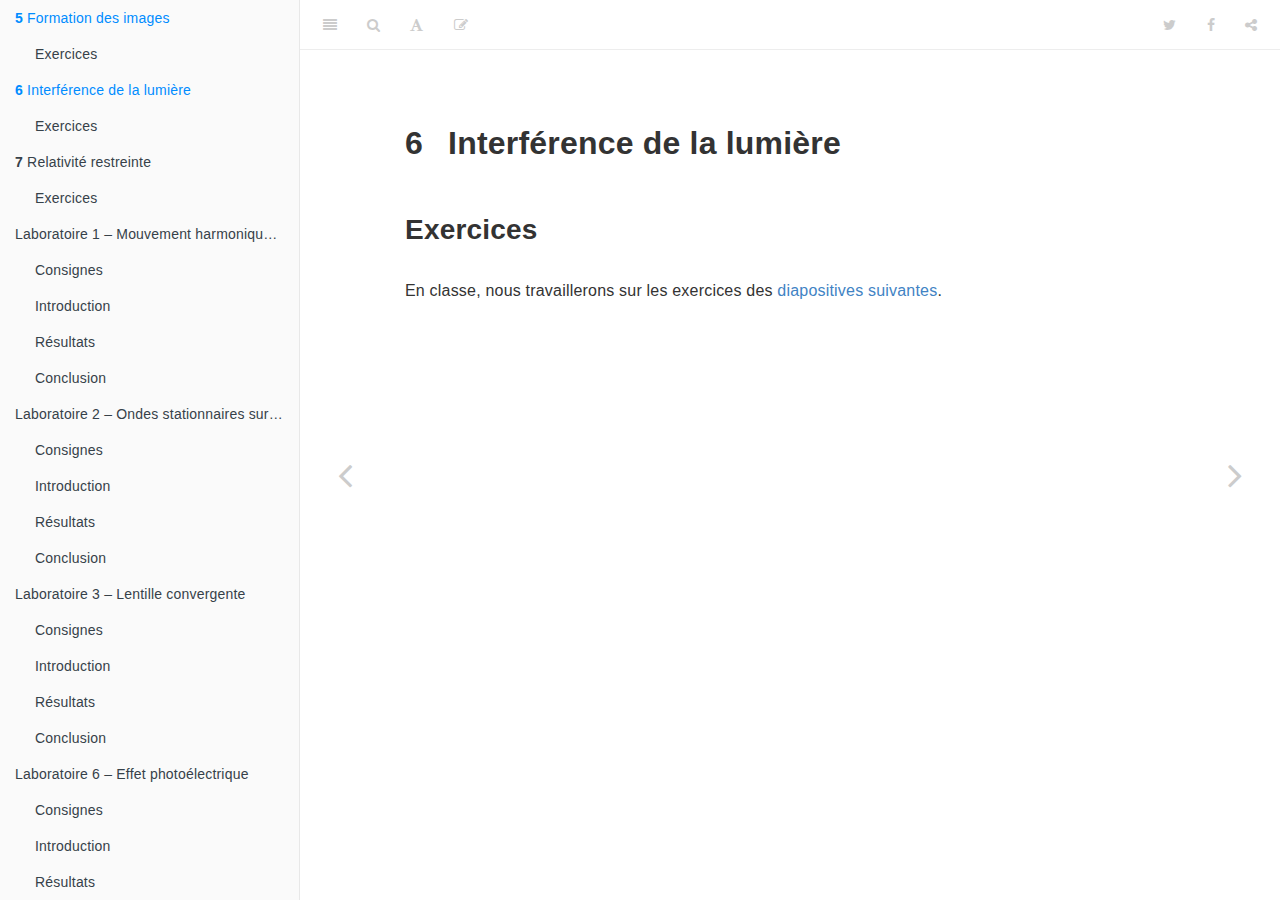
<file: docs/interference-de-la-lumiere.html>
<!DOCTYPE html>
<html  lang="fr">

<head>

  <meta charset="UTF-8">
  <meta http-equiv="X-UA-Compatible" content="IE=edge">
  <title>6 Interférence de la lumière | Ondes, optique et physique moderne</title>
  <meta name="description" content="Notes de cours pour 203-NYC-05, automne 2018">
  <meta name="generator" content="bookdown  and GitBook 2.6.7">

  <meta property="og:title" content="6 Interférence de la lumière | Ondes, optique et physique moderne" />
  <meta property="og:type" content="book" />
  
  
  <meta property="og:description" content="Notes de cours pour 203-NYC-05, automne 2018" />
  <meta name="github-repo" content="loicseguin/nyc" />

  <meta name="twitter:card" content="summary" />
  <meta name="twitter:title" content="6 Interférence de la lumière | Ondes, optique et physique moderne" />
  
  <meta name="twitter:description" content="Notes de cours pour 203-NYC-05, automne 2018" />
  




  <meta name="viewport" content="width=device-width, initial-scale=1">
  <meta name="apple-mobile-web-app-capable" content="yes">
  <meta name="apple-mobile-web-app-status-bar-style" content="black">
  
  
<link rel="prev" href="formation-des-images.html">
<link rel="next" href="relativite-restreinte.html">
<script src="libs/jquery-2.2.3/jquery.min.js"></script>
<link href="libs/gitbook-2.6.7/css/style.css" rel="stylesheet" />
<link href="libs/gitbook-2.6.7/css/plugin-table.css" rel="stylesheet" />
<link href="libs/gitbook-2.6.7/css/plugin-bookdown.css" rel="stylesheet" />
<link href="libs/gitbook-2.6.7/css/plugin-highlight.css" rel="stylesheet" />
<link href="libs/gitbook-2.6.7/css/plugin-search.css" rel="stylesheet" />
<link href="libs/gitbook-2.6.7/css/plugin-fontsettings.css" rel="stylesheet" />










<link rel="stylesheet" href="style.css" type="text/css" />
</head>

<body>



  <div class="book without-animation with-summary font-size-2 font-family-1" data-basepath=".">

    <div class="book-summary">
      <nav role="navigation">

<ul class="summary">
<li><a href="./">203-NYC-05</a></li>

<li class="divider"></li>
<li class="chapter" data-level="" data-path="index.html"><a href="index.html"><i class="fa fa-check"></i>Résumé du plan de cours</a></li>
<li class="chapter" data-level="" data-path="calendrier.html"><a href="calendrier.html"><i class="fa fa-check"></i>Calendrier</a></li>
<li class="chapter" data-level="" data-path="rappels-de-trigonometrie.html"><a href="rappels-de-trigonometrie.html"><i class="fa fa-check"></i>Rappels de trigonométrie</a><ul>
<li class="chapter" data-level="" data-path="rappels-de-trigonometrie.html"><a href="rappels-de-trigonometrie.html#rapports-trigonometriques"><i class="fa fa-check"></i>Rapports trigonométriques</a></li>
<li class="chapter" data-level="" data-path="rappels-de-trigonometrie.html"><a href="rappels-de-trigonometrie.html#cercle-unitaire-et-identites-trigonometriques"><i class="fa fa-check"></i>Cercle unitaire et identités trigonométriques</a></li>
<li class="chapter" data-level="" data-path="rappels-de-trigonometrie.html"><a href="rappels-de-trigonometrie.html#fonction-trigonometriques"><i class="fa fa-check"></i>Fonction trigonométriques</a></li>
<li class="chapter" data-level="" data-path="rappels-de-trigonometrie.html"><a href="rappels-de-trigonometrie.html#fonctions-trigonometriques-inverses"><i class="fa fa-check"></i>Fonctions trigonométriques inverses</a></li>
<li class="chapter" data-level="" data-path="rappels-de-trigonometrie.html"><a href="rappels-de-trigonometrie.html#exercices"><i class="fa fa-check"></i>Exercices</a></li>
</ul></li>
<li class="chapter" data-level="1" data-path="oscillations.html"><a href="oscillations.html"><i class="fa fa-check"></i><b>1</b> Oscillations</a><ul>
<li class="chapter" data-level="" data-path="oscillations.html"><a href="oscillations.html#exercices-1"><i class="fa fa-check"></i>Exercices</a></li>
<li class="chapter" data-level="1.1" data-path="oscillations.html"><a href="oscillations.html#resume-des-definitions"><i class="fa fa-check"></i><b>1.1</b> Résumé des définitions</a></li>
<li class="chapter" data-level="1.2" data-path="oscillations.html"><a href="oscillations.html#evolution-temporelle-dun-mhs"><i class="fa fa-check"></i><b>1.2</b> Évolution temporelle d’un MHS</a></li>
<li class="chapter" data-level="1.3" data-path="oscillations.html"><a href="oscillations.html#systeme-bloc-ressort"><i class="fa fa-check"></i><b>1.3</b> Système bloc-ressort</a></li>
<li class="chapter" data-level="1.4" data-path="oscillations.html"><a href="oscillations.html#energie-dans-un-systeme-bloc-ressort"><i class="fa fa-check"></i><b>1.4</b> Énergie dans un système bloc ressort</a></li>
</ul></li>
<li class="chapter" data-level="2" data-path="ondes.html"><a href="ondes.html"><i class="fa fa-check"></i><b>2</b> Ondes</a><ul>
<li class="chapter" data-level="" data-path="ondes.html"><a href="ondes.html#exercices-2"><i class="fa fa-check"></i>Exercices</a></li>
<li class="chapter" data-level="2.1" data-path="ondes.html"><a href="ondes.html#resume-des-definitons"><i class="fa fa-check"></i><b>2.1</b> Résumé des définitons</a></li>
<li class="chapter" data-level="2.2" data-path="ondes.html"><a href="ondes.html#superposition-dondes"><i class="fa fa-check"></i><b>2.2</b> Superposition d’ondes</a></li>
</ul></li>
<li class="chapter" data-level="3" data-path="ondes-sonores.html"><a href="ondes-sonores.html"><i class="fa fa-check"></i><b>3</b> Ondes sonores</a><ul>
<li class="chapter" data-level="" data-path="ondes-sonores.html"><a href="ondes-sonores.html#exercices-3"><i class="fa fa-check"></i>Exercices</a></li>
</ul></li>
<li class="chapter" data-level="4" data-path="ondes-electromagnetiques.html"><a href="ondes-electromagnetiques.html"><i class="fa fa-check"></i><b>4</b> Ondes électromagnétiques</a><ul>
<li class="chapter" data-level="" data-path="ondes-electromagnetiques.html"><a href="ondes-electromagnetiques.html#exercices-4"><i class="fa fa-check"></i>Exercices</a></li>
</ul></li>
<li class="chapter" data-level="5" data-path="formation-des-images.html"><a href="formation-des-images.html"><i class="fa fa-check"></i><b>5</b> Formation des images</a><ul>
<li class="chapter" data-level="" data-path="formation-des-images.html"><a href="formation-des-images.html#exercices-5"><i class="fa fa-check"></i>Exercices</a></li>
</ul></li>
<li class="chapter" data-level="6" data-path="interference-de-la-lumiere.html"><a href="interference-de-la-lumiere.html"><i class="fa fa-check"></i><b>6</b> Interférence de la lumière</a><ul>
<li class="chapter" data-level="" data-path="interference-de-la-lumiere.html"><a href="interference-de-la-lumiere.html#exercices-6"><i class="fa fa-check"></i>Exercices</a></li>
</ul></li>
<li class="chapter" data-level="7" data-path="relativite-restreinte.html"><a href="relativite-restreinte.html"><i class="fa fa-check"></i><b>7</b> Relativité restreinte</a><ul>
<li class="chapter" data-level="" data-path="relativite-restreinte.html"><a href="relativite-restreinte.html#exercices-7"><i class="fa fa-check"></i>Exercices</a></li>
</ul></li>
<li class="chapter" data-level="" data-path="laboratoire-1-mouvement-harmonique-simple.html"><a href="laboratoire-1-mouvement-harmonique-simple.html"><i class="fa fa-check"></i>Laboratoire 1 – Mouvement harmonique simple</a><ul>
<li class="chapter" data-level="" data-path="laboratoire-1-mouvement-harmonique-simple.html"><a href="laboratoire-1-mouvement-harmonique-simple.html#consignes"><i class="fa fa-check"></i>Consignes</a></li>
<li class="chapter" data-level="" data-path="laboratoire-1-mouvement-harmonique-simple.html"><a href="laboratoire-1-mouvement-harmonique-simple.html#introduction"><i class="fa fa-check"></i>Introduction</a></li>
<li class="chapter" data-level="" data-path="laboratoire-1-mouvement-harmonique-simple.html"><a href="laboratoire-1-mouvement-harmonique-simple.html#resultats"><i class="fa fa-check"></i>Résultats</a></li>
<li class="chapter" data-level="" data-path="laboratoire-1-mouvement-harmonique-simple.html"><a href="laboratoire-1-mouvement-harmonique-simple.html#conclusion"><i class="fa fa-check"></i>Conclusion</a></li>
</ul></li>
<li class="chapter" data-level="" data-path="laboratoire-2-ondes-stationnaires-sur-une-corde.html"><a href="laboratoire-2-ondes-stationnaires-sur-une-corde.html"><i class="fa fa-check"></i>Laboratoire 2 – Ondes stationnaires sur une corde</a><ul>
<li class="chapter" data-level="" data-path="laboratoire-2-ondes-stationnaires-sur-une-corde.html"><a href="laboratoire-2-ondes-stationnaires-sur-une-corde.html#consignes-1"><i class="fa fa-check"></i>Consignes</a></li>
<li class="chapter" data-level="" data-path="laboratoire-2-ondes-stationnaires-sur-une-corde.html"><a href="laboratoire-2-ondes-stationnaires-sur-une-corde.html#introduction-1"><i class="fa fa-check"></i>Introduction</a></li>
<li class="chapter" data-level="" data-path="laboratoire-2-ondes-stationnaires-sur-une-corde.html"><a href="laboratoire-2-ondes-stationnaires-sur-une-corde.html#resultats-1"><i class="fa fa-check"></i>Résultats</a></li>
<li class="chapter" data-level="" data-path="laboratoire-2-ondes-stationnaires-sur-une-corde.html"><a href="laboratoire-2-ondes-stationnaires-sur-une-corde.html#conclusion-1"><i class="fa fa-check"></i>Conclusion</a></li>
</ul></li>
<li class="chapter" data-level="" data-path="laboratoire-3-lentille-convergente.html"><a href="laboratoire-3-lentille-convergente.html"><i class="fa fa-check"></i>Laboratoire 3 – Lentille convergente</a><ul>
<li class="chapter" data-level="" data-path="laboratoire-3-lentille-convergente.html"><a href="laboratoire-3-lentille-convergente.html#consignes-2"><i class="fa fa-check"></i>Consignes</a></li>
<li class="chapter" data-level="" data-path="laboratoire-3-lentille-convergente.html"><a href="laboratoire-3-lentille-convergente.html#introduction-2"><i class="fa fa-check"></i>Introduction</a></li>
<li class="chapter" data-level="" data-path="laboratoire-3-lentille-convergente.html"><a href="laboratoire-3-lentille-convergente.html#resultats-2"><i class="fa fa-check"></i>Résultats</a></li>
<li class="chapter" data-level="" data-path="laboratoire-3-lentille-convergente.html"><a href="laboratoire-3-lentille-convergente.html#conclusion-2"><i class="fa fa-check"></i>Conclusion</a></li>
</ul></li>
<li class="chapter" data-level="" data-path="laboratoire-6-effet-photoelectrique.html"><a href="laboratoire-6-effet-photoelectrique.html"><i class="fa fa-check"></i>Laboratoire 6 – Effet photoélectrique</a><ul>
<li class="chapter" data-level="" data-path="laboratoire-6-effet-photoelectrique.html"><a href="laboratoire-6-effet-photoelectrique.html#consignes-3"><i class="fa fa-check"></i>Consignes</a></li>
<li class="chapter" data-level="" data-path="laboratoire-6-effet-photoelectrique.html"><a href="laboratoire-6-effet-photoelectrique.html#introduction-3"><i class="fa fa-check"></i>Introduction</a></li>
<li class="chapter" data-level="" data-path="laboratoire-6-effet-photoelectrique.html"><a href="laboratoire-6-effet-photoelectrique.html#resultats-3"><i class="fa fa-check"></i>Résultats</a></li>
<li class="chapter" data-level="" data-path="laboratoire-6-effet-photoelectrique.html"><a href="laboratoire-6-effet-photoelectrique.html#conclusion-3"><i class="fa fa-check"></i>Conclusion</a></li>
</ul></li>
</ul>

      </nav>
    </div>

    <div class="book-body">
      <div class="body-inner">
        <div class="book-header" role="navigation">
          <h1>
            <i class="fa fa-circle-o-notch fa-spin"></i><a href="./">Ondes, optique et physique moderne</a>
          </h1>
        </div>

        <div class="page-wrapper" tabindex="-1" role="main">
          <div class="page-inner">

            <section class="normal" id="section-">
<div id="interference-de-la-lumiere" class="section level1">
<h1><span class="header-section-number">6</span> Interférence de la lumière</h1>
<div id="exercices-6" class="section level2 unnumbered">
<h2>Exercices</h2>
<p>En classe, nous travaillerons sur les exercices des <a href="https://docs.google.com/presentation/d/1gM7rHrK82zjUseR6gt5c8nFY1SWmsiwRE1FvGJbSHic/edit?usp=sharing">diapositives
suivantes</a>.</p>

</div>
</div>
            </section>

          </div>
        </div>
      </div>
<a href="formation-des-images.html" class="navigation navigation-prev " aria-label="Previous page"><i class="fa fa-angle-left"></i></a>
<a href="relativite-restreinte.html" class="navigation navigation-next " aria-label="Next page"><i class="fa fa-angle-right"></i></a>
    </div>
  </div>
<script src="libs/gitbook-2.6.7/js/app.min.js"></script>
<script src="libs/gitbook-2.6.7/js/lunr.js"></script>
<script src="libs/gitbook-2.6.7/js/plugin-search.js"></script>
<script src="libs/gitbook-2.6.7/js/plugin-sharing.js"></script>
<script src="libs/gitbook-2.6.7/js/plugin-fontsettings.js"></script>
<script src="libs/gitbook-2.6.7/js/plugin-bookdown.js"></script>
<script src="libs/gitbook-2.6.7/js/jquery.highlight.js"></script>
<script>
gitbook.require(["gitbook"], function(gitbook) {
gitbook.start({
"sharing": {
"github": false,
"facebook": true,
"twitter": true,
"google": false,
"linkedin": false,
"weibo": false,
"instapaper": false,
"vk": false,
"all": ["facebook", "google", "twitter", "linkedin", "weibo", "instapaper"]
},
"fontsettings": {
"theme": "white",
"family": "sans",
"size": 2
},
"edit": {
"link": "https://github.com/loicseguin/nyc/edit/master/07-interference.Rmd",
"text": "Edit"
},
"history": {
"link": null,
"text": null
},
"download": null,
"toc": {
"collapse": "subsection"
}
});
});
</script>

<!-- dynamically load mathjax for compatibility with self-contained -->
<script>
  (function () {
    var script = document.createElement("script");
    script.type = "text/javascript";
    var src = "true";
    if (src === "" || src === "true") src = "https://mathjax.rstudio.com/latest/MathJax.js?config=TeX-MML-AM_CHTML";
    if (location.protocol !== "file:" && /^https?:/.test(src))
      src = src.replace(/^https?:/, '');
    script.src = src;
    document.getElementsByTagName("head")[0].appendChild(script);
  })();
</script>
</body>

</html>
</file>
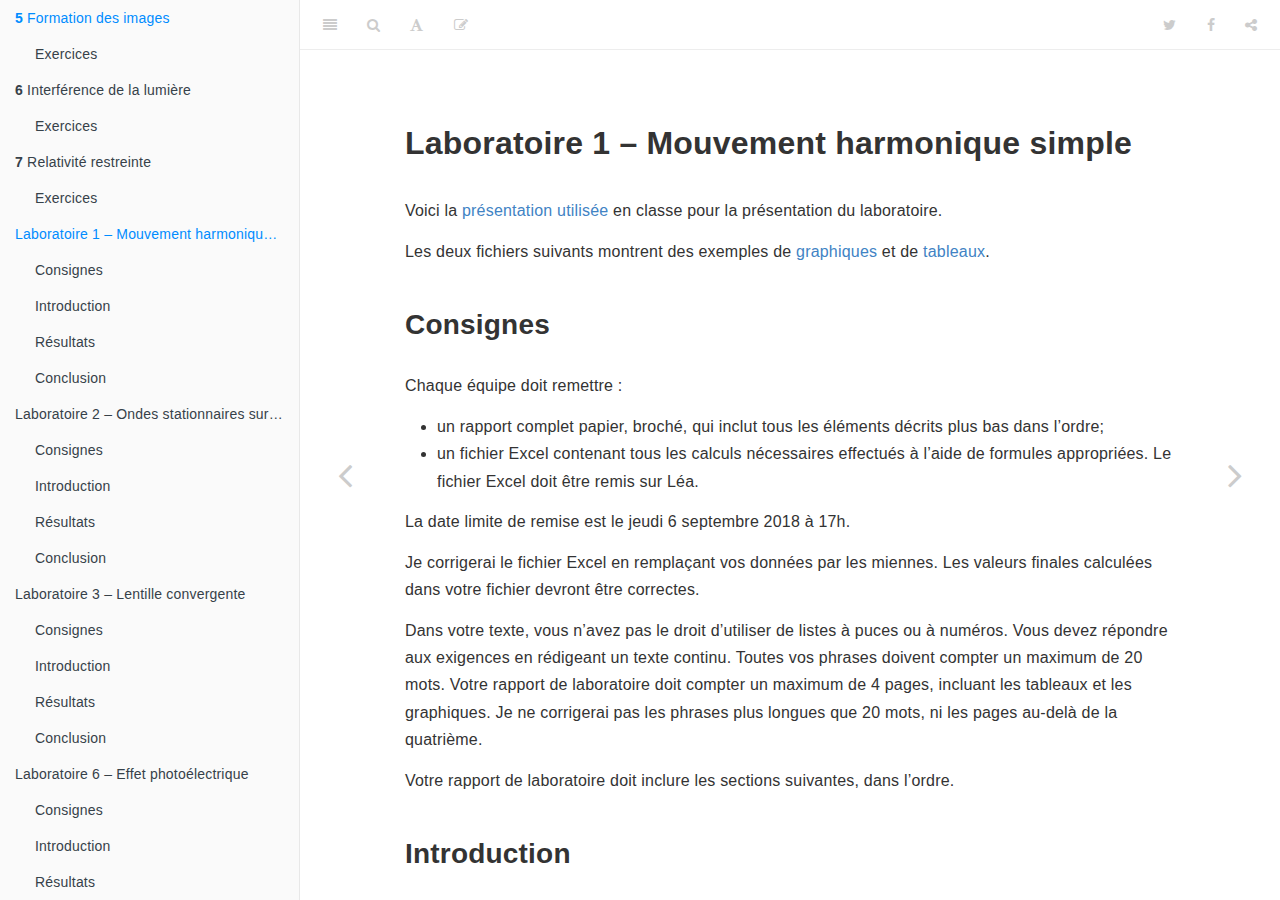
<file: docs/laboratoire-1-mouvement-harmonique-simple.html>
<!DOCTYPE html>
<html  lang="fr">

<head>

  <meta charset="UTF-8">
  <meta http-equiv="X-UA-Compatible" content="IE=edge">
  <title>Laboratoire 1 – Mouvement harmonique simple | Ondes, optique et physique moderne</title>
  <meta name="description" content="Notes de cours pour 203-NYC-05, automne 2018">
  <meta name="generator" content="bookdown  and GitBook 2.6.7">

  <meta property="og:title" content="Laboratoire 1 – Mouvement harmonique simple | Ondes, optique et physique moderne" />
  <meta property="og:type" content="book" />
  
  
  <meta property="og:description" content="Notes de cours pour 203-NYC-05, automne 2018" />
  <meta name="github-repo" content="loicseguin/nyc" />

  <meta name="twitter:card" content="summary" />
  <meta name="twitter:title" content="Laboratoire 1 – Mouvement harmonique simple | Ondes, optique et physique moderne" />
  
  <meta name="twitter:description" content="Notes de cours pour 203-NYC-05, automne 2018" />
  




  <meta name="viewport" content="width=device-width, initial-scale=1">
  <meta name="apple-mobile-web-app-capable" content="yes">
  <meta name="apple-mobile-web-app-status-bar-style" content="black">
  
  
<link rel="prev" href="relativite-restreinte.html">
<link rel="next" href="laboratoire-2-ondes-stationnaires-sur-une-corde.html">
<script src="libs/jquery-2.2.3/jquery.min.js"></script>
<link href="libs/gitbook-2.6.7/css/style.css" rel="stylesheet" />
<link href="libs/gitbook-2.6.7/css/plugin-table.css" rel="stylesheet" />
<link href="libs/gitbook-2.6.7/css/plugin-bookdown.css" rel="stylesheet" />
<link href="libs/gitbook-2.6.7/css/plugin-highlight.css" rel="stylesheet" />
<link href="libs/gitbook-2.6.7/css/plugin-search.css" rel="stylesheet" />
<link href="libs/gitbook-2.6.7/css/plugin-fontsettings.css" rel="stylesheet" />










<link rel="stylesheet" href="style.css" type="text/css" />
</head>

<body>



  <div class="book without-animation with-summary font-size-2 font-family-1" data-basepath=".">

    <div class="book-summary">
      <nav role="navigation">

<ul class="summary">
<li><a href="./">203-NYC-05</a></li>

<li class="divider"></li>
<li class="chapter" data-level="" data-path="index.html"><a href="index.html"><i class="fa fa-check"></i>Résumé du plan de cours</a></li>
<li class="chapter" data-level="" data-path="calendrier.html"><a href="calendrier.html"><i class="fa fa-check"></i>Calendrier</a></li>
<li class="chapter" data-level="" data-path="rappels-de-trigonometrie.html"><a href="rappels-de-trigonometrie.html"><i class="fa fa-check"></i>Rappels de trigonométrie</a><ul>
<li class="chapter" data-level="" data-path="rappels-de-trigonometrie.html"><a href="rappels-de-trigonometrie.html#rapports-trigonometriques"><i class="fa fa-check"></i>Rapports trigonométriques</a></li>
<li class="chapter" data-level="" data-path="rappels-de-trigonometrie.html"><a href="rappels-de-trigonometrie.html#cercle-unitaire-et-identites-trigonometriques"><i class="fa fa-check"></i>Cercle unitaire et identités trigonométriques</a></li>
<li class="chapter" data-level="" data-path="rappels-de-trigonometrie.html"><a href="rappels-de-trigonometrie.html#fonction-trigonometriques"><i class="fa fa-check"></i>Fonction trigonométriques</a></li>
<li class="chapter" data-level="" data-path="rappels-de-trigonometrie.html"><a href="rappels-de-trigonometrie.html#fonctions-trigonometriques-inverses"><i class="fa fa-check"></i>Fonctions trigonométriques inverses</a></li>
<li class="chapter" data-level="" data-path="rappels-de-trigonometrie.html"><a href="rappels-de-trigonometrie.html#exercices"><i class="fa fa-check"></i>Exercices</a></li>
</ul></li>
<li class="chapter" data-level="1" data-path="oscillations.html"><a href="oscillations.html"><i class="fa fa-check"></i><b>1</b> Oscillations</a><ul>
<li class="chapter" data-level="" data-path="oscillations.html"><a href="oscillations.html#exercices-1"><i class="fa fa-check"></i>Exercices</a></li>
<li class="chapter" data-level="1.1" data-path="oscillations.html"><a href="oscillations.html#resume-des-definitions"><i class="fa fa-check"></i><b>1.1</b> Résumé des définitions</a></li>
<li class="chapter" data-level="1.2" data-path="oscillations.html"><a href="oscillations.html#evolution-temporelle-dun-mhs"><i class="fa fa-check"></i><b>1.2</b> Évolution temporelle d’un MHS</a></li>
<li class="chapter" data-level="1.3" data-path="oscillations.html"><a href="oscillations.html#systeme-bloc-ressort"><i class="fa fa-check"></i><b>1.3</b> Système bloc-ressort</a></li>
<li class="chapter" data-level="1.4" data-path="oscillations.html"><a href="oscillations.html#energie-dans-un-systeme-bloc-ressort"><i class="fa fa-check"></i><b>1.4</b> Énergie dans un système bloc ressort</a></li>
</ul></li>
<li class="chapter" data-level="2" data-path="ondes.html"><a href="ondes.html"><i class="fa fa-check"></i><b>2</b> Ondes</a><ul>
<li class="chapter" data-level="" data-path="ondes.html"><a href="ondes.html#exercices-2"><i class="fa fa-check"></i>Exercices</a></li>
<li class="chapter" data-level="2.1" data-path="ondes.html"><a href="ondes.html#resume-des-definitons"><i class="fa fa-check"></i><b>2.1</b> Résumé des définitons</a></li>
<li class="chapter" data-level="2.2" data-path="ondes.html"><a href="ondes.html#superposition-dondes"><i class="fa fa-check"></i><b>2.2</b> Superposition d’ondes</a></li>
</ul></li>
<li class="chapter" data-level="3" data-path="ondes-sonores.html"><a href="ondes-sonores.html"><i class="fa fa-check"></i><b>3</b> Ondes sonores</a><ul>
<li class="chapter" data-level="" data-path="ondes-sonores.html"><a href="ondes-sonores.html#exercices-3"><i class="fa fa-check"></i>Exercices</a></li>
</ul></li>
<li class="chapter" data-level="4" data-path="ondes-electromagnetiques.html"><a href="ondes-electromagnetiques.html"><i class="fa fa-check"></i><b>4</b> Ondes électromagnétiques</a><ul>
<li class="chapter" data-level="" data-path="ondes-electromagnetiques.html"><a href="ondes-electromagnetiques.html#exercices-4"><i class="fa fa-check"></i>Exercices</a></li>
</ul></li>
<li class="chapter" data-level="5" data-path="formation-des-images.html"><a href="formation-des-images.html"><i class="fa fa-check"></i><b>5</b> Formation des images</a><ul>
<li class="chapter" data-level="" data-path="formation-des-images.html"><a href="formation-des-images.html#exercices-5"><i class="fa fa-check"></i>Exercices</a></li>
</ul></li>
<li class="chapter" data-level="6" data-path="interference-de-la-lumiere.html"><a href="interference-de-la-lumiere.html"><i class="fa fa-check"></i><b>6</b> Interférence de la lumière</a><ul>
<li class="chapter" data-level="" data-path="interference-de-la-lumiere.html"><a href="interference-de-la-lumiere.html#exercices-6"><i class="fa fa-check"></i>Exercices</a></li>
</ul></li>
<li class="chapter" data-level="7" data-path="relativite-restreinte.html"><a href="relativite-restreinte.html"><i class="fa fa-check"></i><b>7</b> Relativité restreinte</a><ul>
<li class="chapter" data-level="" data-path="relativite-restreinte.html"><a href="relativite-restreinte.html#exercices-7"><i class="fa fa-check"></i>Exercices</a></li>
</ul></li>
<li class="chapter" data-level="" data-path="laboratoire-1-mouvement-harmonique-simple.html"><a href="laboratoire-1-mouvement-harmonique-simple.html"><i class="fa fa-check"></i>Laboratoire 1 – Mouvement harmonique simple</a><ul>
<li class="chapter" data-level="" data-path="laboratoire-1-mouvement-harmonique-simple.html"><a href="laboratoire-1-mouvement-harmonique-simple.html#consignes"><i class="fa fa-check"></i>Consignes</a></li>
<li class="chapter" data-level="" data-path="laboratoire-1-mouvement-harmonique-simple.html"><a href="laboratoire-1-mouvement-harmonique-simple.html#introduction"><i class="fa fa-check"></i>Introduction</a></li>
<li class="chapter" data-level="" data-path="laboratoire-1-mouvement-harmonique-simple.html"><a href="laboratoire-1-mouvement-harmonique-simple.html#resultats"><i class="fa fa-check"></i>Résultats</a></li>
<li class="chapter" data-level="" data-path="laboratoire-1-mouvement-harmonique-simple.html"><a href="laboratoire-1-mouvement-harmonique-simple.html#conclusion"><i class="fa fa-check"></i>Conclusion</a></li>
</ul></li>
<li class="chapter" data-level="" data-path="laboratoire-2-ondes-stationnaires-sur-une-corde.html"><a href="laboratoire-2-ondes-stationnaires-sur-une-corde.html"><i class="fa fa-check"></i>Laboratoire 2 – Ondes stationnaires sur une corde</a><ul>
<li class="chapter" data-level="" data-path="laboratoire-2-ondes-stationnaires-sur-une-corde.html"><a href="laboratoire-2-ondes-stationnaires-sur-une-corde.html#consignes-1"><i class="fa fa-check"></i>Consignes</a></li>
<li class="chapter" data-level="" data-path="laboratoire-2-ondes-stationnaires-sur-une-corde.html"><a href="laboratoire-2-ondes-stationnaires-sur-une-corde.html#introduction-1"><i class="fa fa-check"></i>Introduction</a></li>
<li class="chapter" data-level="" data-path="laboratoire-2-ondes-stationnaires-sur-une-corde.html"><a href="laboratoire-2-ondes-stationnaires-sur-une-corde.html#resultats-1"><i class="fa fa-check"></i>Résultats</a></li>
<li class="chapter" data-level="" data-path="laboratoire-2-ondes-stationnaires-sur-une-corde.html"><a href="laboratoire-2-ondes-stationnaires-sur-une-corde.html#conclusion-1"><i class="fa fa-check"></i>Conclusion</a></li>
</ul></li>
<li class="chapter" data-level="" data-path="laboratoire-3-lentille-convergente.html"><a href="laboratoire-3-lentille-convergente.html"><i class="fa fa-check"></i>Laboratoire 3 – Lentille convergente</a><ul>
<li class="chapter" data-level="" data-path="laboratoire-3-lentille-convergente.html"><a href="laboratoire-3-lentille-convergente.html#consignes-2"><i class="fa fa-check"></i>Consignes</a></li>
<li class="chapter" data-level="" data-path="laboratoire-3-lentille-convergente.html"><a href="laboratoire-3-lentille-convergente.html#introduction-2"><i class="fa fa-check"></i>Introduction</a></li>
<li class="chapter" data-level="" data-path="laboratoire-3-lentille-convergente.html"><a href="laboratoire-3-lentille-convergente.html#resultats-2"><i class="fa fa-check"></i>Résultats</a></li>
<li class="chapter" data-level="" data-path="laboratoire-3-lentille-convergente.html"><a href="laboratoire-3-lentille-convergente.html#conclusion-2"><i class="fa fa-check"></i>Conclusion</a></li>
</ul></li>
<li class="chapter" data-level="" data-path="laboratoire-6-effet-photoelectrique.html"><a href="laboratoire-6-effet-photoelectrique.html"><i class="fa fa-check"></i>Laboratoire 6 – Effet photoélectrique</a><ul>
<li class="chapter" data-level="" data-path="laboratoire-6-effet-photoelectrique.html"><a href="laboratoire-6-effet-photoelectrique.html#consignes-3"><i class="fa fa-check"></i>Consignes</a></li>
<li class="chapter" data-level="" data-path="laboratoire-6-effet-photoelectrique.html"><a href="laboratoire-6-effet-photoelectrique.html#introduction-3"><i class="fa fa-check"></i>Introduction</a></li>
<li class="chapter" data-level="" data-path="laboratoire-6-effet-photoelectrique.html"><a href="laboratoire-6-effet-photoelectrique.html#resultats-3"><i class="fa fa-check"></i>Résultats</a></li>
<li class="chapter" data-level="" data-path="laboratoire-6-effet-photoelectrique.html"><a href="laboratoire-6-effet-photoelectrique.html#conclusion-3"><i class="fa fa-check"></i>Conclusion</a></li>
</ul></li>
</ul>

      </nav>
    </div>

    <div class="book-body">
      <div class="body-inner">
        <div class="book-header" role="navigation">
          <h1>
            <i class="fa fa-circle-o-notch fa-spin"></i><a href="./">Ondes, optique et physique moderne</a>
          </h1>
        </div>

        <div class="page-wrapper" tabindex="-1" role="main">
          <div class="page-inner">

            <section class="normal" id="section-">
<div id="laboratoire-1-mouvement-harmonique-simple" class="section level1 unnumbered">
<h1>Laboratoire 1 – Mouvement harmonique simple</h1>
<p>Voici la <a href="https://docs.google.com/presentation/d/1OZOfg-EuCPnln_rRBOe7pqa1MkdNUmCy7spsAJ_iROU/edit?usp=sharing">présentation utilisée</a> en classe pour la présentation du
laboratoire.</p>
<p>Les deux fichiers suivants montrent des exemples de <a href="https://drive.google.com/file/d/166hLbe2DLxOorlTPa4OV8awzhpjaq6ol/view?usp=sharing">graphiques</a>
et de <a href="https://drive.google.com/file/d/1N7f6yDzW4wkDO7DFz8jS26oXh1-OsqsO/view?usp=sharing">tableaux</a>.</p>
<div id="consignes" class="section level2 unnumbered">
<h2>Consignes</h2>
<p>Chaque équipe doit remettre :</p>
<ul>
<li>un rapport complet papier, broché, qui inclut tous les éléments décrits
plus bas dans l’ordre;</li>
<li>un fichier Excel contenant tous les calculs nécessaires effectués à l’aide
de formules appropriées. Le fichier Excel doit être remis sur Léa.</li>
</ul>
<p>La date limite de remise est le jeudi 6 septembre 2018 à 17h.</p>
<p>Je corrigerai le fichier Excel en remplaçant vos données par les miennes. Les
valeurs finales calculées dans votre fichier devront être correctes.</p>
<p>Dans votre texte, vous n’avez pas le droit d’utiliser de listes à puces ou à
numéros. Vous devez répondre aux exigences en rédigeant un texte continu.
Toutes vos phrases doivent compter un maximum de 20 mots. Votre rapport de
laboratoire doit compter un maximum de 4 pages, incluant les tableaux et les
graphiques. Je ne corrigerai pas les phrases plus longues que 20 mots, ni les
pages au-delà de la quatrième.</p>
<p>Votre rapport de laboratoire doit inclure les sections suivantes, dans
l’ordre.</p>
</div>
<div id="introduction" class="section level2 unnumbered">
<h2>Introduction</h2>
<p>L’objectif de cette section est de présenter le modèle théorique que vous
voulez vérifier expérimentalement de même que la méthode d’analyse que vous
utiliserez.</p>
<p>Présentez le modèle du mouvement harmonique simple pour un système
bloc-ressort (équations 6 et 8 du guide de laboratoire). Prenez soin de bien
définir toutes les variables qui apparaissent dans les équations.</p>
<p>Résumez la méthode d’analyse que vous utiliserez. Pour valider l’expression de
la position du bloc en fonction du temps (équation 6), vous ferez une régression
sinusoïdale. Comment obtiendrez-vous les mesures pour faire cette régression?
Pour valider l’expression de la fréquence angulaire du système, vous comparerez
les valeurs obtenues par régression sinusoïdale au modèle de l’équation 8. Comment
obtiendrez-vous une valeur de référence pour la constante du ressort (mesure
obtenue par la méthode statique)? Comment linéariserez-vous l’équation 8 pour
vérifier le modèle?</p>
<p>Lorsque vous linéarisez une équation, expliquez quelles sont les quantités qui
jouent le rôle de variable indépendante et dépendante. Quelle est l’allure du
graphique attendue? Quelles sont les valeurs attendues des paramètres (pente et
ordonnée à l’origine) de la droite de régression?</p>
</div>
<div id="resultats" class="section level2 unnumbered">
<h2>Résultats</h2>
<p>Cette section comportera trois tableaux et trois graphiques. Le premier tableau
présente les valeurs de fréquence angulaire pour trois amplitudes différentes.
Ces données vous permettront de vérifier si la fréquence angulaire du MHS est
indépendante de l’amplitude. À la suite de ce tableau, justifiez les
incertitudes.</p>
<p>Le deuxième tableau présente les données mesurées directement (allongement du
ressort et fréquence angulaire pour différentes masses suspendues). À
la suite de ce tableau, justifiez les incertitudes.</p>
<p>Le troisième tableau présente les données qui seront utilisées pour tracer les
graphiques. Ce tableau doit inclure les valeurs des variables
indépendante et dépendante des modèles linéarisés.</p>
<p>Le premier graphique est une capture d’écran de Capstone qui montre le
mouvement du bloc et la régression sinusoïdale. Le deuxième graphique montre la
relation entre les variables qui vous permet de déduire la valeur de référence
de la constante du ressort. Le troisième graphique présente la version
linéarisée de l’équation 8. Chacun des graphiques doit occuper un minimum d’une
demi-page.</p>
</div>
<div id="conclusion" class="section level2 unnumbered">
<h2>Conclusion</h2>
<p>À partir de vos résultats, expliquez si le modèle du mouvement harmonique
simple est approprié pour décrire le mouvement du système bloc-ressort. Est-ce
que l’amplitude est bien indépendante de la fréquence angulaire? Est-ce que la
position en fonction du temps du bloc est bien représentée par une fonction
sinusoïdale? Est-ce que la pente et l’ordonnée à l’origine du graphique obtenu
à partir des données expérimentales correspondent aux valeurs attendues?</p>
<p>Si vos modèles ne sont pas vérifiés, expliquez les sources probables
du problème.</p>
<p>Dans cette expérience, le ressort n’est pas idéal et s’étire sous l’effet d’une portion
de sa masse. On aurait dû faire l’analyse avec une masse suspendue effective
qui inclut une partie de la masse du ressort
<span class="math display">\[m_\mathrm{eff} = m + \xi M_\mathrm{ressort} \;\;\text{où}\;\; \xi \in [0, 1].\]</span>
Sauriez-vous, à partir de vos données expérimentales, déterminer
la fraction de la masse du ressort qui aurait due être considérée dans votre
analyse?</p>

</div>
</div>
            </section>

          </div>
        </div>
      </div>
<a href="relativite-restreinte.html" class="navigation navigation-prev " aria-label="Previous page"><i class="fa fa-angle-left"></i></a>
<a href="laboratoire-2-ondes-stationnaires-sur-une-corde.html" class="navigation navigation-next " aria-label="Next page"><i class="fa fa-angle-right"></i></a>
    </div>
  </div>
<script src="libs/gitbook-2.6.7/js/app.min.js"></script>
<script src="libs/gitbook-2.6.7/js/lunr.js"></script>
<script src="libs/gitbook-2.6.7/js/plugin-search.js"></script>
<script src="libs/gitbook-2.6.7/js/plugin-sharing.js"></script>
<script src="libs/gitbook-2.6.7/js/plugin-fontsettings.js"></script>
<script src="libs/gitbook-2.6.7/js/plugin-bookdown.js"></script>
<script src="libs/gitbook-2.6.7/js/jquery.highlight.js"></script>
<script>
gitbook.require(["gitbook"], function(gitbook) {
gitbook.start({
"sharing": {
"github": false,
"facebook": true,
"twitter": true,
"google": false,
"linkedin": false,
"weibo": false,
"instapaper": false,
"vk": false,
"all": ["facebook", "google", "twitter", "linkedin", "weibo", "instapaper"]
},
"fontsettings": {
"theme": "white",
"family": "sans",
"size": 2
},
"edit": {
"link": "https://github.com/loicseguin/nyc/edit/master/labo1-mhs.Rmd",
"text": "Edit"
},
"history": {
"link": null,
"text": null
},
"download": null,
"toc": {
"collapse": "subsection"
}
});
});
</script>

<!-- dynamically load mathjax for compatibility with self-contained -->
<script>
  (function () {
    var script = document.createElement("script");
    script.type = "text/javascript";
    var src = "true";
    if (src === "" || src === "true") src = "https://mathjax.rstudio.com/latest/MathJax.js?config=TeX-MML-AM_CHTML";
    if (location.protocol !== "file:" && /^https?:/.test(src))
      src = src.replace(/^https?:/, '');
    script.src = src;
    document.getElementsByTagName("head")[0].appendChild(script);
  })();
</script>
</body>

</html>
</file>
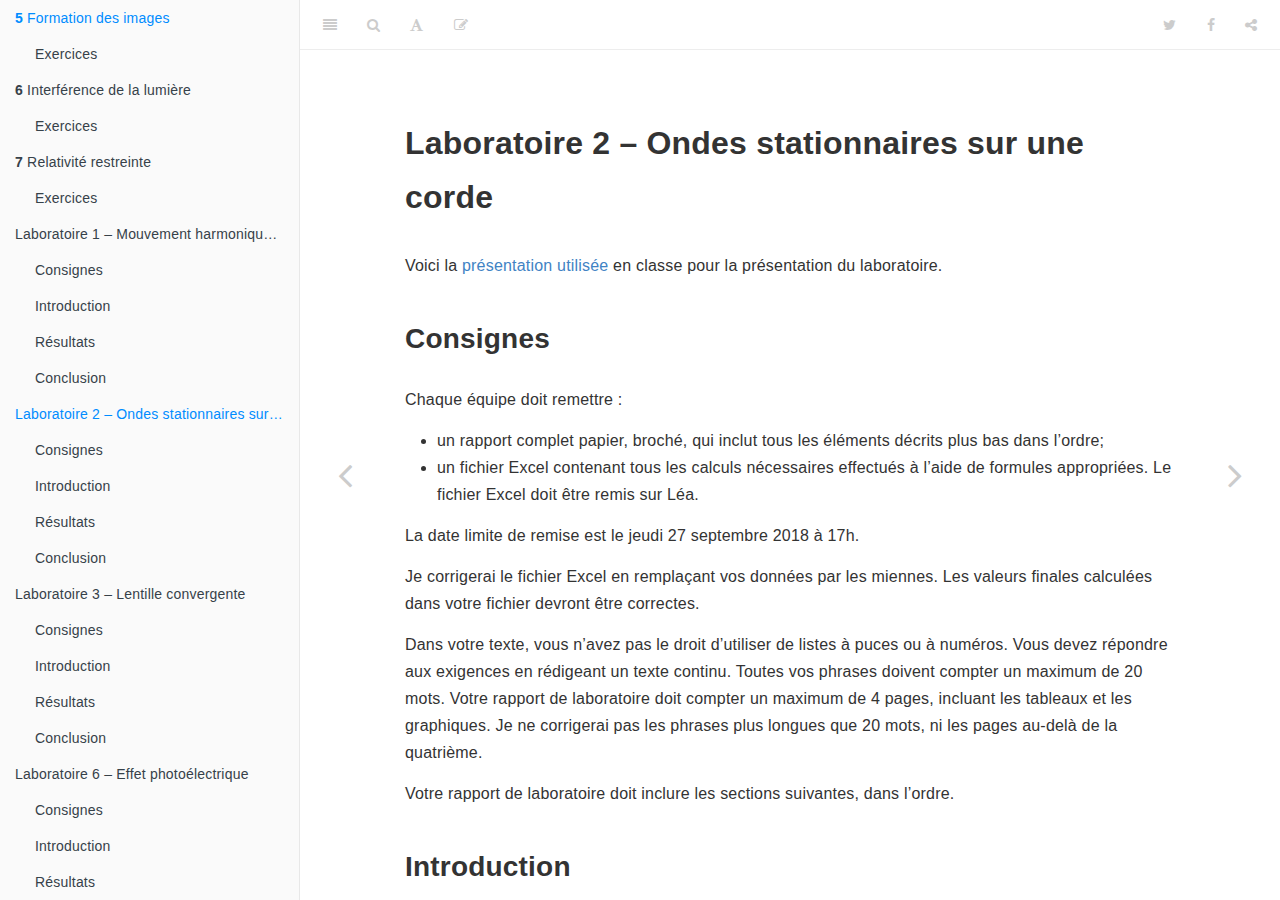
<file: docs/laboratoire-2-ondes-stationnaires-sur-une-corde.html>
<!DOCTYPE html>
<html  lang="fr">

<head>

  <meta charset="UTF-8">
  <meta http-equiv="X-UA-Compatible" content="IE=edge">
  <title>Laboratoire 2 – Ondes stationnaires sur une corde | Ondes, optique et physique moderne</title>
  <meta name="description" content="Notes de cours pour 203-NYC-05, automne 2018">
  <meta name="generator" content="bookdown  and GitBook 2.6.7">

  <meta property="og:title" content="Laboratoire 2 – Ondes stationnaires sur une corde | Ondes, optique et physique moderne" />
  <meta property="og:type" content="book" />
  
  
  <meta property="og:description" content="Notes de cours pour 203-NYC-05, automne 2018" />
  <meta name="github-repo" content="loicseguin/nyc" />

  <meta name="twitter:card" content="summary" />
  <meta name="twitter:title" content="Laboratoire 2 – Ondes stationnaires sur une corde | Ondes, optique et physique moderne" />
  
  <meta name="twitter:description" content="Notes de cours pour 203-NYC-05, automne 2018" />
  




  <meta name="viewport" content="width=device-width, initial-scale=1">
  <meta name="apple-mobile-web-app-capable" content="yes">
  <meta name="apple-mobile-web-app-status-bar-style" content="black">
  
  
<link rel="prev" href="laboratoire-1-mouvement-harmonique-simple.html">
<link rel="next" href="laboratoire-3-lentille-convergente.html">
<script src="libs/jquery-2.2.3/jquery.min.js"></script>
<link href="libs/gitbook-2.6.7/css/style.css" rel="stylesheet" />
<link href="libs/gitbook-2.6.7/css/plugin-table.css" rel="stylesheet" />
<link href="libs/gitbook-2.6.7/css/plugin-bookdown.css" rel="stylesheet" />
<link href="libs/gitbook-2.6.7/css/plugin-highlight.css" rel="stylesheet" />
<link href="libs/gitbook-2.6.7/css/plugin-search.css" rel="stylesheet" />
<link href="libs/gitbook-2.6.7/css/plugin-fontsettings.css" rel="stylesheet" />










<link rel="stylesheet" href="style.css" type="text/css" />
</head>

<body>



  <div class="book without-animation with-summary font-size-2 font-family-1" data-basepath=".">

    <div class="book-summary">
      <nav role="navigation">

<ul class="summary">
<li><a href="./">203-NYC-05</a></li>

<li class="divider"></li>
<li class="chapter" data-level="" data-path="index.html"><a href="index.html"><i class="fa fa-check"></i>Résumé du plan de cours</a></li>
<li class="chapter" data-level="" data-path="calendrier.html"><a href="calendrier.html"><i class="fa fa-check"></i>Calendrier</a></li>
<li class="chapter" data-level="" data-path="rappels-de-trigonometrie.html"><a href="rappels-de-trigonometrie.html"><i class="fa fa-check"></i>Rappels de trigonométrie</a><ul>
<li class="chapter" data-level="" data-path="rappels-de-trigonometrie.html"><a href="rappels-de-trigonometrie.html#rapports-trigonometriques"><i class="fa fa-check"></i>Rapports trigonométriques</a></li>
<li class="chapter" data-level="" data-path="rappels-de-trigonometrie.html"><a href="rappels-de-trigonometrie.html#cercle-unitaire-et-identites-trigonometriques"><i class="fa fa-check"></i>Cercle unitaire et identités trigonométriques</a></li>
<li class="chapter" data-level="" data-path="rappels-de-trigonometrie.html"><a href="rappels-de-trigonometrie.html#fonction-trigonometriques"><i class="fa fa-check"></i>Fonction trigonométriques</a></li>
<li class="chapter" data-level="" data-path="rappels-de-trigonometrie.html"><a href="rappels-de-trigonometrie.html#fonctions-trigonometriques-inverses"><i class="fa fa-check"></i>Fonctions trigonométriques inverses</a></li>
<li class="chapter" data-level="" data-path="rappels-de-trigonometrie.html"><a href="rappels-de-trigonometrie.html#exercices"><i class="fa fa-check"></i>Exercices</a></li>
</ul></li>
<li class="chapter" data-level="1" data-path="oscillations.html"><a href="oscillations.html"><i class="fa fa-check"></i><b>1</b> Oscillations</a><ul>
<li class="chapter" data-level="" data-path="oscillations.html"><a href="oscillations.html#exercices-1"><i class="fa fa-check"></i>Exercices</a></li>
<li class="chapter" data-level="1.1" data-path="oscillations.html"><a href="oscillations.html#resume-des-definitions"><i class="fa fa-check"></i><b>1.1</b> Résumé des définitions</a></li>
<li class="chapter" data-level="1.2" data-path="oscillations.html"><a href="oscillations.html#evolution-temporelle-dun-mhs"><i class="fa fa-check"></i><b>1.2</b> Évolution temporelle d’un MHS</a></li>
<li class="chapter" data-level="1.3" data-path="oscillations.html"><a href="oscillations.html#systeme-bloc-ressort"><i class="fa fa-check"></i><b>1.3</b> Système bloc-ressort</a></li>
<li class="chapter" data-level="1.4" data-path="oscillations.html"><a href="oscillations.html#energie-dans-un-systeme-bloc-ressort"><i class="fa fa-check"></i><b>1.4</b> Énergie dans un système bloc ressort</a></li>
</ul></li>
<li class="chapter" data-level="2" data-path="ondes.html"><a href="ondes.html"><i class="fa fa-check"></i><b>2</b> Ondes</a><ul>
<li class="chapter" data-level="" data-path="ondes.html"><a href="ondes.html#exercices-2"><i class="fa fa-check"></i>Exercices</a></li>
<li class="chapter" data-level="2.1" data-path="ondes.html"><a href="ondes.html#resume-des-definitons"><i class="fa fa-check"></i><b>2.1</b> Résumé des définitons</a></li>
<li class="chapter" data-level="2.2" data-path="ondes.html"><a href="ondes.html#superposition-dondes"><i class="fa fa-check"></i><b>2.2</b> Superposition d’ondes</a></li>
</ul></li>
<li class="chapter" data-level="3" data-path="ondes-sonores.html"><a href="ondes-sonores.html"><i class="fa fa-check"></i><b>3</b> Ondes sonores</a><ul>
<li class="chapter" data-level="" data-path="ondes-sonores.html"><a href="ondes-sonores.html#exercices-3"><i class="fa fa-check"></i>Exercices</a></li>
</ul></li>
<li class="chapter" data-level="4" data-path="ondes-electromagnetiques.html"><a href="ondes-electromagnetiques.html"><i class="fa fa-check"></i><b>4</b> Ondes électromagnétiques</a><ul>
<li class="chapter" data-level="" data-path="ondes-electromagnetiques.html"><a href="ondes-electromagnetiques.html#exercices-4"><i class="fa fa-check"></i>Exercices</a></li>
</ul></li>
<li class="chapter" data-level="5" data-path="formation-des-images.html"><a href="formation-des-images.html"><i class="fa fa-check"></i><b>5</b> Formation des images</a><ul>
<li class="chapter" data-level="" data-path="formation-des-images.html"><a href="formation-des-images.html#exercices-5"><i class="fa fa-check"></i>Exercices</a></li>
</ul></li>
<li class="chapter" data-level="6" data-path="interference-de-la-lumiere.html"><a href="interference-de-la-lumiere.html"><i class="fa fa-check"></i><b>6</b> Interférence de la lumière</a><ul>
<li class="chapter" data-level="" data-path="interference-de-la-lumiere.html"><a href="interference-de-la-lumiere.html#exercices-6"><i class="fa fa-check"></i>Exercices</a></li>
</ul></li>
<li class="chapter" data-level="7" data-path="relativite-restreinte.html"><a href="relativite-restreinte.html"><i class="fa fa-check"></i><b>7</b> Relativité restreinte</a><ul>
<li class="chapter" data-level="" data-path="relativite-restreinte.html"><a href="relativite-restreinte.html#exercices-7"><i class="fa fa-check"></i>Exercices</a></li>
</ul></li>
<li class="chapter" data-level="" data-path="laboratoire-1-mouvement-harmonique-simple.html"><a href="laboratoire-1-mouvement-harmonique-simple.html"><i class="fa fa-check"></i>Laboratoire 1 – Mouvement harmonique simple</a><ul>
<li class="chapter" data-level="" data-path="laboratoire-1-mouvement-harmonique-simple.html"><a href="laboratoire-1-mouvement-harmonique-simple.html#consignes"><i class="fa fa-check"></i>Consignes</a></li>
<li class="chapter" data-level="" data-path="laboratoire-1-mouvement-harmonique-simple.html"><a href="laboratoire-1-mouvement-harmonique-simple.html#introduction"><i class="fa fa-check"></i>Introduction</a></li>
<li class="chapter" data-level="" data-path="laboratoire-1-mouvement-harmonique-simple.html"><a href="laboratoire-1-mouvement-harmonique-simple.html#resultats"><i class="fa fa-check"></i>Résultats</a></li>
<li class="chapter" data-level="" data-path="laboratoire-1-mouvement-harmonique-simple.html"><a href="laboratoire-1-mouvement-harmonique-simple.html#conclusion"><i class="fa fa-check"></i>Conclusion</a></li>
</ul></li>
<li class="chapter" data-level="" data-path="laboratoire-2-ondes-stationnaires-sur-une-corde.html"><a href="laboratoire-2-ondes-stationnaires-sur-une-corde.html"><i class="fa fa-check"></i>Laboratoire 2 – Ondes stationnaires sur une corde</a><ul>
<li class="chapter" data-level="" data-path="laboratoire-2-ondes-stationnaires-sur-une-corde.html"><a href="laboratoire-2-ondes-stationnaires-sur-une-corde.html#consignes-1"><i class="fa fa-check"></i>Consignes</a></li>
<li class="chapter" data-level="" data-path="laboratoire-2-ondes-stationnaires-sur-une-corde.html"><a href="laboratoire-2-ondes-stationnaires-sur-une-corde.html#introduction-1"><i class="fa fa-check"></i>Introduction</a></li>
<li class="chapter" data-level="" data-path="laboratoire-2-ondes-stationnaires-sur-une-corde.html"><a href="laboratoire-2-ondes-stationnaires-sur-une-corde.html#resultats-1"><i class="fa fa-check"></i>Résultats</a></li>
<li class="chapter" data-level="" data-path="laboratoire-2-ondes-stationnaires-sur-une-corde.html"><a href="laboratoire-2-ondes-stationnaires-sur-une-corde.html#conclusion-1"><i class="fa fa-check"></i>Conclusion</a></li>
</ul></li>
<li class="chapter" data-level="" data-path="laboratoire-3-lentille-convergente.html"><a href="laboratoire-3-lentille-convergente.html"><i class="fa fa-check"></i>Laboratoire 3 – Lentille convergente</a><ul>
<li class="chapter" data-level="" data-path="laboratoire-3-lentille-convergente.html"><a href="laboratoire-3-lentille-convergente.html#consignes-2"><i class="fa fa-check"></i>Consignes</a></li>
<li class="chapter" data-level="" data-path="laboratoire-3-lentille-convergente.html"><a href="laboratoire-3-lentille-convergente.html#introduction-2"><i class="fa fa-check"></i>Introduction</a></li>
<li class="chapter" data-level="" data-path="laboratoire-3-lentille-convergente.html"><a href="laboratoire-3-lentille-convergente.html#resultats-2"><i class="fa fa-check"></i>Résultats</a></li>
<li class="chapter" data-level="" data-path="laboratoire-3-lentille-convergente.html"><a href="laboratoire-3-lentille-convergente.html#conclusion-2"><i class="fa fa-check"></i>Conclusion</a></li>
</ul></li>
<li class="chapter" data-level="" data-path="laboratoire-6-effet-photoelectrique.html"><a href="laboratoire-6-effet-photoelectrique.html"><i class="fa fa-check"></i>Laboratoire 6 – Effet photoélectrique</a><ul>
<li class="chapter" data-level="" data-path="laboratoire-6-effet-photoelectrique.html"><a href="laboratoire-6-effet-photoelectrique.html#consignes-3"><i class="fa fa-check"></i>Consignes</a></li>
<li class="chapter" data-level="" data-path="laboratoire-6-effet-photoelectrique.html"><a href="laboratoire-6-effet-photoelectrique.html#introduction-3"><i class="fa fa-check"></i>Introduction</a></li>
<li class="chapter" data-level="" data-path="laboratoire-6-effet-photoelectrique.html"><a href="laboratoire-6-effet-photoelectrique.html#resultats-3"><i class="fa fa-check"></i>Résultats</a></li>
<li class="chapter" data-level="" data-path="laboratoire-6-effet-photoelectrique.html"><a href="laboratoire-6-effet-photoelectrique.html#conclusion-3"><i class="fa fa-check"></i>Conclusion</a></li>
</ul></li>
</ul>

      </nav>
    </div>

    <div class="book-body">
      <div class="body-inner">
        <div class="book-header" role="navigation">
          <h1>
            <i class="fa fa-circle-o-notch fa-spin"></i><a href="./">Ondes, optique et physique moderne</a>
          </h1>
        </div>

        <div class="page-wrapper" tabindex="-1" role="main">
          <div class="page-inner">

            <section class="normal" id="section-">
<div id="laboratoire-2-ondes-stationnaires-sur-une-corde" class="section level1 unnumbered">
<h1>Laboratoire 2 – Ondes stationnaires sur une corde</h1>
<p>Voici la <a href="https://docs.google.com/presentation/d/100NkX6VM8EW8qba0J6TFgYaIDpLRaBi9J6GIT_u-bhU/edit?usp=sharing">présentation utilisée</a> en classe pour la présentation du
laboratoire.</p>
<div id="consignes-1" class="section level2 unnumbered">
<h2>Consignes</h2>
<p>Chaque équipe doit remettre :</p>
<ul>
<li>un rapport complet papier, broché, qui inclut tous les éléments décrits
plus bas dans l’ordre;</li>
<li>un fichier Excel contenant tous les calculs nécessaires effectués à l’aide
de formules appropriées. Le fichier Excel doit être remis sur Léa.</li>
</ul>
<p>La date limite de remise est le jeudi 27 septembre 2018 à 17h.</p>
<p>Je corrigerai le fichier Excel en remplaçant vos données par les miennes. Les
valeurs finales calculées dans votre fichier devront être correctes.</p>
<p>Dans votre texte, vous n’avez pas le droit d’utiliser de listes à puces ou à
numéros. Vous devez répondre aux exigences en rédigeant un texte continu.
Toutes vos phrases doivent compter un maximum de 20 mots. Votre rapport de
laboratoire doit compter un maximum de 4 pages, incluant les tableaux et les
graphiques. Je ne corrigerai pas les phrases plus longues que 20 mots, ni les
pages au-delà de la quatrième.</p>
<p>Votre rapport de laboratoire doit inclure les sections suivantes, dans
l’ordre.</p>
</div>
<div id="introduction-1" class="section level2 unnumbered">
<h2>Introduction</h2>
<p>L’objectif de cette section est de présenter le modèle théorique que vous
voulez vérifier expérimentalement de même que la méthode d’analyse que vous
utiliserez.</p>
<p>Présentez l’équation qui donne les fréquences des ondes stationnaires sur une
corde fixée aux deux extrémités (équation 1 du guide de laboratoire). Prenez
soin de bien définir toutes les variables qui apparaissent dans l’équation.</p>
<p>Résumez la méthode d’analyse que vous utiliserez. Comment linéariserez-vous
l’équation 1 pour vérifier le modèle? expliquez quelles sont les quantités qui
jouent le rôle de variable indépendante et dépendante. Quelle est l’allure du
graphique attendue? Quelles sont les valeurs attendues des paramètres (pente et
ordonnée à l’origine) de la droite de régression?</p>
<p>Pour vérifier les valeurs des paramètres de la droite de régression, vous aurez
besoin d’une valeur de référence pour la vitesse des ondes dans la corde.
Expliquez brièvement comment vous obtiendrez cette valeur de référence.</p>
</div>
<div id="resultats-1" class="section level2 unnumbered">
<h2>Résultats</h2>
<p>Cette section comportera deux tableaux et un graphique.</p>
<p>Le premier tableau présente les caractéristiques de la corde. Ces valeurs sont
nécessaires à la détermination de la valeur de référence de la vitesse des
ondes dans la corde. À la suite de ce tableau, justifiez les incertitudes.</p>
<p>Le deuxième tableau présente les fréquences des différents modes de vibration.
Ces valeurs vous permettront de vérifier le modèle. À la suite de ce tableau,
justifiez les incertitudes.</p>
<p>Le graphique présente la version linéarisée de l’équation 1. Il doit occuper un
minimum d’une demi-page.</p>
</div>
<div id="conclusion-1" class="section level2 unnumbered">
<h2>Conclusion</h2>
<p>À partir de vos résultats, expliquez si l’équation qui donne la fréquence des
modes de vibration est vérifiée.</p>
<p>Si votre modèle n’est pas vérifié, expliquez les sources probables
du problème.</p>

</div>
</div>
            </section>

          </div>
        </div>
      </div>
<a href="laboratoire-1-mouvement-harmonique-simple.html" class="navigation navigation-prev " aria-label="Previous page"><i class="fa fa-angle-left"></i></a>
<a href="laboratoire-3-lentille-convergente.html" class="navigation navigation-next " aria-label="Next page"><i class="fa fa-angle-right"></i></a>
    </div>
  </div>
<script src="libs/gitbook-2.6.7/js/app.min.js"></script>
<script src="libs/gitbook-2.6.7/js/lunr.js"></script>
<script src="libs/gitbook-2.6.7/js/plugin-search.js"></script>
<script src="libs/gitbook-2.6.7/js/plugin-sharing.js"></script>
<script src="libs/gitbook-2.6.7/js/plugin-fontsettings.js"></script>
<script src="libs/gitbook-2.6.7/js/plugin-bookdown.js"></script>
<script src="libs/gitbook-2.6.7/js/jquery.highlight.js"></script>
<script>
gitbook.require(["gitbook"], function(gitbook) {
gitbook.start({
"sharing": {
"github": false,
"facebook": true,
"twitter": true,
"google": false,
"linkedin": false,
"weibo": false,
"instapaper": false,
"vk": false,
"all": ["facebook", "google", "twitter", "linkedin", "weibo", "instapaper"]
},
"fontsettings": {
"theme": "white",
"family": "sans",
"size": 2
},
"edit": {
"link": "https://github.com/loicseguin/nyc/edit/master/labo2-ondes-stationnaires.Rmd",
"text": "Edit"
},
"history": {
"link": null,
"text": null
},
"download": null,
"toc": {
"collapse": "subsection"
}
});
});
</script>

<!-- dynamically load mathjax for compatibility with self-contained -->
<script>
  (function () {
    var script = document.createElement("script");
    script.type = "text/javascript";
    var src = "true";
    if (src === "" || src === "true") src = "https://mathjax.rstudio.com/latest/MathJax.js?config=TeX-MML-AM_CHTML";
    if (location.protocol !== "file:" && /^https?:/.test(src))
      src = src.replace(/^https?:/, '');
    script.src = src;
    document.getElementsByTagName("head")[0].appendChild(script);
  })();
</script>
</body>

</html>
</file>
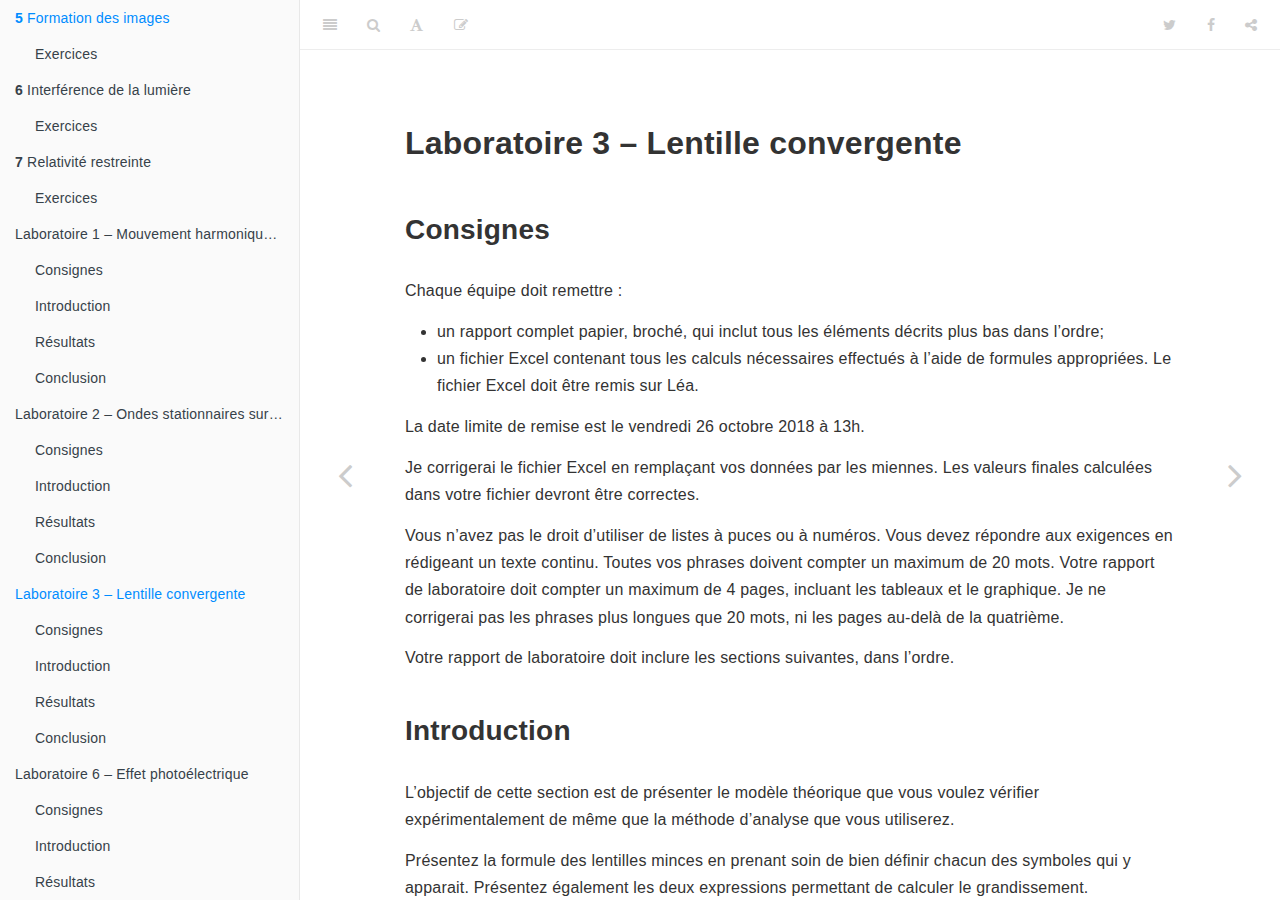
<file: docs/laboratoire-3-lentille-convergente.html>
<!DOCTYPE html>
<html  lang="fr">

<head>

  <meta charset="UTF-8">
  <meta http-equiv="X-UA-Compatible" content="IE=edge">
  <title>Laboratoire 3 – Lentille convergente | Ondes, optique et physique moderne</title>
  <meta name="description" content="Notes de cours pour 203-NYC-05, automne 2018">
  <meta name="generator" content="bookdown  and GitBook 2.6.7">

  <meta property="og:title" content="Laboratoire 3 – Lentille convergente | Ondes, optique et physique moderne" />
  <meta property="og:type" content="book" />
  
  
  <meta property="og:description" content="Notes de cours pour 203-NYC-05, automne 2018" />
  <meta name="github-repo" content="loicseguin/nyc" />

  <meta name="twitter:card" content="summary" />
  <meta name="twitter:title" content="Laboratoire 3 – Lentille convergente | Ondes, optique et physique moderne" />
  
  <meta name="twitter:description" content="Notes de cours pour 203-NYC-05, automne 2018" />
  




  <meta name="viewport" content="width=device-width, initial-scale=1">
  <meta name="apple-mobile-web-app-capable" content="yes">
  <meta name="apple-mobile-web-app-status-bar-style" content="black">
  
  
<link rel="prev" href="laboratoire-2-ondes-stationnaires-sur-une-corde.html">
<link rel="next" href="laboratoire-6-effet-photoelectrique.html">
<script src="libs/jquery-2.2.3/jquery.min.js"></script>
<link href="libs/gitbook-2.6.7/css/style.css" rel="stylesheet" />
<link href="libs/gitbook-2.6.7/css/plugin-table.css" rel="stylesheet" />
<link href="libs/gitbook-2.6.7/css/plugin-bookdown.css" rel="stylesheet" />
<link href="libs/gitbook-2.6.7/css/plugin-highlight.css" rel="stylesheet" />
<link href="libs/gitbook-2.6.7/css/plugin-search.css" rel="stylesheet" />
<link href="libs/gitbook-2.6.7/css/plugin-fontsettings.css" rel="stylesheet" />










<link rel="stylesheet" href="style.css" type="text/css" />
</head>

<body>



  <div class="book without-animation with-summary font-size-2 font-family-1" data-basepath=".">

    <div class="book-summary">
      <nav role="navigation">

<ul class="summary">
<li><a href="./">203-NYC-05</a></li>

<li class="divider"></li>
<li class="chapter" data-level="" data-path="index.html"><a href="index.html"><i class="fa fa-check"></i>Résumé du plan de cours</a></li>
<li class="chapter" data-level="" data-path="calendrier.html"><a href="calendrier.html"><i class="fa fa-check"></i>Calendrier</a></li>
<li class="chapter" data-level="" data-path="rappels-de-trigonometrie.html"><a href="rappels-de-trigonometrie.html"><i class="fa fa-check"></i>Rappels de trigonométrie</a><ul>
<li class="chapter" data-level="" data-path="rappels-de-trigonometrie.html"><a href="rappels-de-trigonometrie.html#rapports-trigonometriques"><i class="fa fa-check"></i>Rapports trigonométriques</a></li>
<li class="chapter" data-level="" data-path="rappels-de-trigonometrie.html"><a href="rappels-de-trigonometrie.html#cercle-unitaire-et-identites-trigonometriques"><i class="fa fa-check"></i>Cercle unitaire et identités trigonométriques</a></li>
<li class="chapter" data-level="" data-path="rappels-de-trigonometrie.html"><a href="rappels-de-trigonometrie.html#fonction-trigonometriques"><i class="fa fa-check"></i>Fonction trigonométriques</a></li>
<li class="chapter" data-level="" data-path="rappels-de-trigonometrie.html"><a href="rappels-de-trigonometrie.html#fonctions-trigonometriques-inverses"><i class="fa fa-check"></i>Fonctions trigonométriques inverses</a></li>
<li class="chapter" data-level="" data-path="rappels-de-trigonometrie.html"><a href="rappels-de-trigonometrie.html#exercices"><i class="fa fa-check"></i>Exercices</a></li>
</ul></li>
<li class="chapter" data-level="1" data-path="oscillations.html"><a href="oscillations.html"><i class="fa fa-check"></i><b>1</b> Oscillations</a><ul>
<li class="chapter" data-level="" data-path="oscillations.html"><a href="oscillations.html#exercices-1"><i class="fa fa-check"></i>Exercices</a></li>
<li class="chapter" data-level="1.1" data-path="oscillations.html"><a href="oscillations.html#resume-des-definitions"><i class="fa fa-check"></i><b>1.1</b> Résumé des définitions</a></li>
<li class="chapter" data-level="1.2" data-path="oscillations.html"><a href="oscillations.html#evolution-temporelle-dun-mhs"><i class="fa fa-check"></i><b>1.2</b> Évolution temporelle d’un MHS</a></li>
<li class="chapter" data-level="1.3" data-path="oscillations.html"><a href="oscillations.html#systeme-bloc-ressort"><i class="fa fa-check"></i><b>1.3</b> Système bloc-ressort</a></li>
<li class="chapter" data-level="1.4" data-path="oscillations.html"><a href="oscillations.html#energie-dans-un-systeme-bloc-ressort"><i class="fa fa-check"></i><b>1.4</b> Énergie dans un système bloc ressort</a></li>
</ul></li>
<li class="chapter" data-level="2" data-path="ondes.html"><a href="ondes.html"><i class="fa fa-check"></i><b>2</b> Ondes</a><ul>
<li class="chapter" data-level="" data-path="ondes.html"><a href="ondes.html#exercices-2"><i class="fa fa-check"></i>Exercices</a></li>
<li class="chapter" data-level="2.1" data-path="ondes.html"><a href="ondes.html#resume-des-definitons"><i class="fa fa-check"></i><b>2.1</b> Résumé des définitons</a></li>
<li class="chapter" data-level="2.2" data-path="ondes.html"><a href="ondes.html#superposition-dondes"><i class="fa fa-check"></i><b>2.2</b> Superposition d’ondes</a></li>
</ul></li>
<li class="chapter" data-level="3" data-path="ondes-sonores.html"><a href="ondes-sonores.html"><i class="fa fa-check"></i><b>3</b> Ondes sonores</a><ul>
<li class="chapter" data-level="" data-path="ondes-sonores.html"><a href="ondes-sonores.html#exercices-3"><i class="fa fa-check"></i>Exercices</a></li>
</ul></li>
<li class="chapter" data-level="4" data-path="ondes-electromagnetiques.html"><a href="ondes-electromagnetiques.html"><i class="fa fa-check"></i><b>4</b> Ondes électromagnétiques</a><ul>
<li class="chapter" data-level="" data-path="ondes-electromagnetiques.html"><a href="ondes-electromagnetiques.html#exercices-4"><i class="fa fa-check"></i>Exercices</a></li>
</ul></li>
<li class="chapter" data-level="5" data-path="formation-des-images.html"><a href="formation-des-images.html"><i class="fa fa-check"></i><b>5</b> Formation des images</a><ul>
<li class="chapter" data-level="" data-path="formation-des-images.html"><a href="formation-des-images.html#exercices-5"><i class="fa fa-check"></i>Exercices</a></li>
</ul></li>
<li class="chapter" data-level="6" data-path="interference-de-la-lumiere.html"><a href="interference-de-la-lumiere.html"><i class="fa fa-check"></i><b>6</b> Interférence de la lumière</a><ul>
<li class="chapter" data-level="" data-path="interference-de-la-lumiere.html"><a href="interference-de-la-lumiere.html#exercices-6"><i class="fa fa-check"></i>Exercices</a></li>
</ul></li>
<li class="chapter" data-level="7" data-path="relativite-restreinte.html"><a href="relativite-restreinte.html"><i class="fa fa-check"></i><b>7</b> Relativité restreinte</a><ul>
<li class="chapter" data-level="" data-path="relativite-restreinte.html"><a href="relativite-restreinte.html#exercices-7"><i class="fa fa-check"></i>Exercices</a></li>
</ul></li>
<li class="chapter" data-level="" data-path="laboratoire-1-mouvement-harmonique-simple.html"><a href="laboratoire-1-mouvement-harmonique-simple.html"><i class="fa fa-check"></i>Laboratoire 1 – Mouvement harmonique simple</a><ul>
<li class="chapter" data-level="" data-path="laboratoire-1-mouvement-harmonique-simple.html"><a href="laboratoire-1-mouvement-harmonique-simple.html#consignes"><i class="fa fa-check"></i>Consignes</a></li>
<li class="chapter" data-level="" data-path="laboratoire-1-mouvement-harmonique-simple.html"><a href="laboratoire-1-mouvement-harmonique-simple.html#introduction"><i class="fa fa-check"></i>Introduction</a></li>
<li class="chapter" data-level="" data-path="laboratoire-1-mouvement-harmonique-simple.html"><a href="laboratoire-1-mouvement-harmonique-simple.html#resultats"><i class="fa fa-check"></i>Résultats</a></li>
<li class="chapter" data-level="" data-path="laboratoire-1-mouvement-harmonique-simple.html"><a href="laboratoire-1-mouvement-harmonique-simple.html#conclusion"><i class="fa fa-check"></i>Conclusion</a></li>
</ul></li>
<li class="chapter" data-level="" data-path="laboratoire-2-ondes-stationnaires-sur-une-corde.html"><a href="laboratoire-2-ondes-stationnaires-sur-une-corde.html"><i class="fa fa-check"></i>Laboratoire 2 – Ondes stationnaires sur une corde</a><ul>
<li class="chapter" data-level="" data-path="laboratoire-2-ondes-stationnaires-sur-une-corde.html"><a href="laboratoire-2-ondes-stationnaires-sur-une-corde.html#consignes-1"><i class="fa fa-check"></i>Consignes</a></li>
<li class="chapter" data-level="" data-path="laboratoire-2-ondes-stationnaires-sur-une-corde.html"><a href="laboratoire-2-ondes-stationnaires-sur-une-corde.html#introduction-1"><i class="fa fa-check"></i>Introduction</a></li>
<li class="chapter" data-level="" data-path="laboratoire-2-ondes-stationnaires-sur-une-corde.html"><a href="laboratoire-2-ondes-stationnaires-sur-une-corde.html#resultats-1"><i class="fa fa-check"></i>Résultats</a></li>
<li class="chapter" data-level="" data-path="laboratoire-2-ondes-stationnaires-sur-une-corde.html"><a href="laboratoire-2-ondes-stationnaires-sur-une-corde.html#conclusion-1"><i class="fa fa-check"></i>Conclusion</a></li>
</ul></li>
<li class="chapter" data-level="" data-path="laboratoire-3-lentille-convergente.html"><a href="laboratoire-3-lentille-convergente.html"><i class="fa fa-check"></i>Laboratoire 3 – Lentille convergente</a><ul>
<li class="chapter" data-level="" data-path="laboratoire-3-lentille-convergente.html"><a href="laboratoire-3-lentille-convergente.html#consignes-2"><i class="fa fa-check"></i>Consignes</a></li>
<li class="chapter" data-level="" data-path="laboratoire-3-lentille-convergente.html"><a href="laboratoire-3-lentille-convergente.html#introduction-2"><i class="fa fa-check"></i>Introduction</a></li>
<li class="chapter" data-level="" data-path="laboratoire-3-lentille-convergente.html"><a href="laboratoire-3-lentille-convergente.html#resultats-2"><i class="fa fa-check"></i>Résultats</a></li>
<li class="chapter" data-level="" data-path="laboratoire-3-lentille-convergente.html"><a href="laboratoire-3-lentille-convergente.html#conclusion-2"><i class="fa fa-check"></i>Conclusion</a></li>
</ul></li>
<li class="chapter" data-level="" data-path="laboratoire-6-effet-photoelectrique.html"><a href="laboratoire-6-effet-photoelectrique.html"><i class="fa fa-check"></i>Laboratoire 6 – Effet photoélectrique</a><ul>
<li class="chapter" data-level="" data-path="laboratoire-6-effet-photoelectrique.html"><a href="laboratoire-6-effet-photoelectrique.html#consignes-3"><i class="fa fa-check"></i>Consignes</a></li>
<li class="chapter" data-level="" data-path="laboratoire-6-effet-photoelectrique.html"><a href="laboratoire-6-effet-photoelectrique.html#introduction-3"><i class="fa fa-check"></i>Introduction</a></li>
<li class="chapter" data-level="" data-path="laboratoire-6-effet-photoelectrique.html"><a href="laboratoire-6-effet-photoelectrique.html#resultats-3"><i class="fa fa-check"></i>Résultats</a></li>
<li class="chapter" data-level="" data-path="laboratoire-6-effet-photoelectrique.html"><a href="laboratoire-6-effet-photoelectrique.html#conclusion-3"><i class="fa fa-check"></i>Conclusion</a></li>
</ul></li>
</ul>

      </nav>
    </div>

    <div class="book-body">
      <div class="body-inner">
        <div class="book-header" role="navigation">
          <h1>
            <i class="fa fa-circle-o-notch fa-spin"></i><a href="./">Ondes, optique et physique moderne</a>
          </h1>
        </div>

        <div class="page-wrapper" tabindex="-1" role="main">
          <div class="page-inner">

            <section class="normal" id="section-">
<div id="laboratoire-3-lentille-convergente" class="section level1 unnumbered">
<h1>Laboratoire 3 – Lentille convergente</h1>
<div id="consignes-2" class="section level2 unnumbered">
<h2>Consignes</h2>
<p>Chaque équipe doit remettre :</p>
<ul>
<li>un rapport complet papier, broché, qui inclut tous les éléments décrits
plus bas dans l’ordre;</li>
<li>un fichier Excel contenant tous les calculs nécessaires effectués à l’aide
de formules appropriées. Le fichier Excel doit être remis sur Léa.</li>
</ul>
<p>La date limite de remise est le vendredi 26 octobre 2018 à 13h.</p>
<p>Je corrigerai le fichier Excel en remplaçant vos données par les miennes. Les
valeurs finales calculées dans votre fichier devront être correctes.</p>
<p>Vous n’avez pas le droit d’utiliser de listes à puces ou à numéros. Vous
devez répondre aux exigences en rédigeant un texte continu. Toutes vos
phrases doivent compter un maximum de 20 mots. Votre rapport de laboratoire
doit compter un maximum de 4 pages, incluant les tableaux et le graphique.
Je ne corrigerai pas les phrases plus longues que 20 mots, ni les pages
au-delà de la quatrième.</p>
<p>Votre rapport de laboratoire doit inclure les sections suivantes, dans
l’ordre.</p>
</div>
<div id="introduction-2" class="section level2 unnumbered">
<h2>Introduction</h2>
<p>L’objectif de cette section est de présenter le modèle théorique que vous
voulez vérifier expérimentalement de même que la méthode d’analyse que vous
utiliserez.</p>
<p>Présentez la formule des lentilles minces en prenant soin de bien définir
chacun des symboles qui y apparait. Présentez également les deux expressions
permettant de calculer le grandissement.</p>
<p>Expliquez comment vous linéarisez l’équation des lentilles minces. Quelles
sont les quantités qui jouent le rôle de variable indépendante et dépendante?
Quelle est l’allure du graphique attendue? Quelles sont les valeurs attendues
des paramètres de la droite de régression?</p>
</div>
<div id="resultats-2" class="section level2 unnumbered">
<h2>Résultats</h2>
<p>Présentez toutes les données mesurées directement dans un unique tableau. À
la suite de ce tableau, justifiez les incertitudes.</p>
<p>Présentez un deuxième tableau comprenant les valeurs calculées à partir des
mesures directes. Ce tableau doit inclure les valeurs des variables
indépendante et dépendante de votre modèle linéarisé. Il doit aussi inclure
le grandissement calculé selon deux méthodes différentes et une colonne qui
indique si les valeurs de grandissement sont égales.</p>
<p>Présentez un graphique de votre modèle linéarisé incluant les droites
extrêmes. Ce graphique doit occuper
un minimum d’une demi-page.</p>
</div>
<div id="conclusion-2" class="section level2 unnumbered">
<h2>Conclusion</h2>
<p>À partir de vos résultats, expliquez si l’équation des lentilles minces est
vérifiée. Vos explications doivent inclure une comparaison de la distance
focale mesurée à partir du graphique à la valeur fournie par le fabricant.</p>
<p>À partir de vos résultats, expliquez si les relations donnant le
grandissement sont vérifiées. Vous n’avez pas fait de linéarisation, donc
vous ne pourrez pas faire une vérification de modèle traditionnelle.
Convainquez-moi que vos données confirment ou non les relations théoriques.</p>
<p>Si vos modèles ne sont pas vérifiés, expliquez les sources probables
du problème.</p>

</div>
</div>
            </section>

          </div>
        </div>
      </div>
<a href="laboratoire-2-ondes-stationnaires-sur-une-corde.html" class="navigation navigation-prev " aria-label="Previous page"><i class="fa fa-angle-left"></i></a>
<a href="laboratoire-6-effet-photoelectrique.html" class="navigation navigation-next " aria-label="Next page"><i class="fa fa-angle-right"></i></a>
    </div>
  </div>
<script src="libs/gitbook-2.6.7/js/app.min.js"></script>
<script src="libs/gitbook-2.6.7/js/lunr.js"></script>
<script src="libs/gitbook-2.6.7/js/plugin-search.js"></script>
<script src="libs/gitbook-2.6.7/js/plugin-sharing.js"></script>
<script src="libs/gitbook-2.6.7/js/plugin-fontsettings.js"></script>
<script src="libs/gitbook-2.6.7/js/plugin-bookdown.js"></script>
<script src="libs/gitbook-2.6.7/js/jquery.highlight.js"></script>
<script>
gitbook.require(["gitbook"], function(gitbook) {
gitbook.start({
"sharing": {
"github": false,
"facebook": true,
"twitter": true,
"google": false,
"linkedin": false,
"weibo": false,
"instapaper": false,
"vk": false,
"all": ["facebook", "google", "twitter", "linkedin", "weibo", "instapaper"]
},
"fontsettings": {
"theme": "white",
"family": "sans",
"size": 2
},
"edit": {
"link": "https://github.com/loicseguin/nyc/edit/master/labo3-lentille.Rmd",
"text": "Edit"
},
"history": {
"link": null,
"text": null
},
"download": null,
"toc": {
"collapse": "subsection"
}
});
});
</script>

<!-- dynamically load mathjax for compatibility with self-contained -->
<script>
  (function () {
    var script = document.createElement("script");
    script.type = "text/javascript";
    var src = "true";
    if (src === "" || src === "true") src = "https://mathjax.rstudio.com/latest/MathJax.js?config=TeX-MML-AM_CHTML";
    if (location.protocol !== "file:" && /^https?:/.test(src))
      src = src.replace(/^https?:/, '');
    script.src = src;
    document.getElementsByTagName("head")[0].appendChild(script);
  })();
</script>
</body>

</html>
</file>
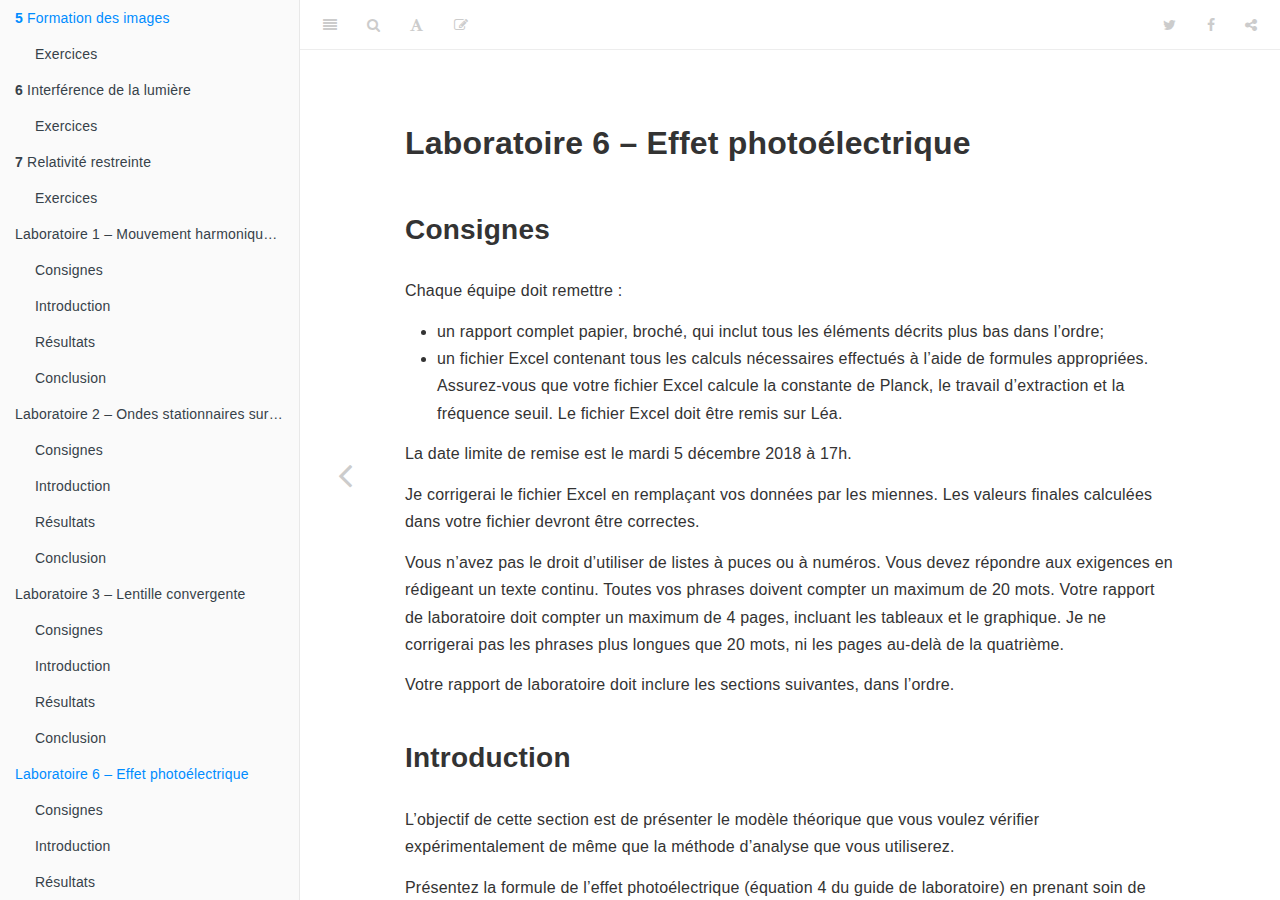
<file: docs/laboratoire-6-effet-photoelectrique.html>
<!DOCTYPE html>
<html  lang="fr">

<head>

  <meta charset="UTF-8">
  <meta http-equiv="X-UA-Compatible" content="IE=edge">
  <title>Laboratoire 6 – Effet photoélectrique | Ondes, optique et physique moderne</title>
  <meta name="description" content="Notes de cours pour 203-NYC-05, automne 2018">
  <meta name="generator" content="bookdown  and GitBook 2.6.7">

  <meta property="og:title" content="Laboratoire 6 – Effet photoélectrique | Ondes, optique et physique moderne" />
  <meta property="og:type" content="book" />
  
  
  <meta property="og:description" content="Notes de cours pour 203-NYC-05, automne 2018" />
  <meta name="github-repo" content="loicseguin/nyc" />

  <meta name="twitter:card" content="summary" />
  <meta name="twitter:title" content="Laboratoire 6 – Effet photoélectrique | Ondes, optique et physique moderne" />
  
  <meta name="twitter:description" content="Notes de cours pour 203-NYC-05, automne 2018" />
  




  <meta name="viewport" content="width=device-width, initial-scale=1">
  <meta name="apple-mobile-web-app-capable" content="yes">
  <meta name="apple-mobile-web-app-status-bar-style" content="black">
  
  
<link rel="prev" href="laboratoire-3-lentille-convergente.html">

<script src="libs/jquery-2.2.3/jquery.min.js"></script>
<link href="libs/gitbook-2.6.7/css/style.css" rel="stylesheet" />
<link href="libs/gitbook-2.6.7/css/plugin-table.css" rel="stylesheet" />
<link href="libs/gitbook-2.6.7/css/plugin-bookdown.css" rel="stylesheet" />
<link href="libs/gitbook-2.6.7/css/plugin-highlight.css" rel="stylesheet" />
<link href="libs/gitbook-2.6.7/css/plugin-search.css" rel="stylesheet" />
<link href="libs/gitbook-2.6.7/css/plugin-fontsettings.css" rel="stylesheet" />










<link rel="stylesheet" href="style.css" type="text/css" />
</head>

<body>



  <div class="book without-animation with-summary font-size-2 font-family-1" data-basepath=".">

    <div class="book-summary">
      <nav role="navigation">

<ul class="summary">
<li><a href="./">203-NYC-05</a></li>

<li class="divider"></li>
<li class="chapter" data-level="" data-path="index.html"><a href="index.html"><i class="fa fa-check"></i>Résumé du plan de cours</a></li>
<li class="chapter" data-level="" data-path="calendrier.html"><a href="calendrier.html"><i class="fa fa-check"></i>Calendrier</a></li>
<li class="chapter" data-level="" data-path="rappels-de-trigonometrie.html"><a href="rappels-de-trigonometrie.html"><i class="fa fa-check"></i>Rappels de trigonométrie</a><ul>
<li class="chapter" data-level="" data-path="rappels-de-trigonometrie.html"><a href="rappels-de-trigonometrie.html#rapports-trigonometriques"><i class="fa fa-check"></i>Rapports trigonométriques</a></li>
<li class="chapter" data-level="" data-path="rappels-de-trigonometrie.html"><a href="rappels-de-trigonometrie.html#cercle-unitaire-et-identites-trigonometriques"><i class="fa fa-check"></i>Cercle unitaire et identités trigonométriques</a></li>
<li class="chapter" data-level="" data-path="rappels-de-trigonometrie.html"><a href="rappels-de-trigonometrie.html#fonction-trigonometriques"><i class="fa fa-check"></i>Fonction trigonométriques</a></li>
<li class="chapter" data-level="" data-path="rappels-de-trigonometrie.html"><a href="rappels-de-trigonometrie.html#fonctions-trigonometriques-inverses"><i class="fa fa-check"></i>Fonctions trigonométriques inverses</a></li>
<li class="chapter" data-level="" data-path="rappels-de-trigonometrie.html"><a href="rappels-de-trigonometrie.html#exercices"><i class="fa fa-check"></i>Exercices</a></li>
</ul></li>
<li class="chapter" data-level="1" data-path="oscillations.html"><a href="oscillations.html"><i class="fa fa-check"></i><b>1</b> Oscillations</a><ul>
<li class="chapter" data-level="" data-path="oscillations.html"><a href="oscillations.html#exercices-1"><i class="fa fa-check"></i>Exercices</a></li>
<li class="chapter" data-level="1.1" data-path="oscillations.html"><a href="oscillations.html#resume-des-definitions"><i class="fa fa-check"></i><b>1.1</b> Résumé des définitions</a></li>
<li class="chapter" data-level="1.2" data-path="oscillations.html"><a href="oscillations.html#evolution-temporelle-dun-mhs"><i class="fa fa-check"></i><b>1.2</b> Évolution temporelle d’un MHS</a></li>
<li class="chapter" data-level="1.3" data-path="oscillations.html"><a href="oscillations.html#systeme-bloc-ressort"><i class="fa fa-check"></i><b>1.3</b> Système bloc-ressort</a></li>
<li class="chapter" data-level="1.4" data-path="oscillations.html"><a href="oscillations.html#energie-dans-un-systeme-bloc-ressort"><i class="fa fa-check"></i><b>1.4</b> Énergie dans un système bloc ressort</a></li>
</ul></li>
<li class="chapter" data-level="2" data-path="ondes.html"><a href="ondes.html"><i class="fa fa-check"></i><b>2</b> Ondes</a><ul>
<li class="chapter" data-level="" data-path="ondes.html"><a href="ondes.html#exercices-2"><i class="fa fa-check"></i>Exercices</a></li>
<li class="chapter" data-level="2.1" data-path="ondes.html"><a href="ondes.html#resume-des-definitons"><i class="fa fa-check"></i><b>2.1</b> Résumé des définitons</a></li>
<li class="chapter" data-level="2.2" data-path="ondes.html"><a href="ondes.html#superposition-dondes"><i class="fa fa-check"></i><b>2.2</b> Superposition d’ondes</a></li>
</ul></li>
<li class="chapter" data-level="3" data-path="ondes-sonores.html"><a href="ondes-sonores.html"><i class="fa fa-check"></i><b>3</b> Ondes sonores</a><ul>
<li class="chapter" data-level="" data-path="ondes-sonores.html"><a href="ondes-sonores.html#exercices-3"><i class="fa fa-check"></i>Exercices</a></li>
</ul></li>
<li class="chapter" data-level="4" data-path="ondes-electromagnetiques.html"><a href="ondes-electromagnetiques.html"><i class="fa fa-check"></i><b>4</b> Ondes électromagnétiques</a><ul>
<li class="chapter" data-level="" data-path="ondes-electromagnetiques.html"><a href="ondes-electromagnetiques.html#exercices-4"><i class="fa fa-check"></i>Exercices</a></li>
</ul></li>
<li class="chapter" data-level="5" data-path="formation-des-images.html"><a href="formation-des-images.html"><i class="fa fa-check"></i><b>5</b> Formation des images</a><ul>
<li class="chapter" data-level="" data-path="formation-des-images.html"><a href="formation-des-images.html#exercices-5"><i class="fa fa-check"></i>Exercices</a></li>
</ul></li>
<li class="chapter" data-level="6" data-path="interference-de-la-lumiere.html"><a href="interference-de-la-lumiere.html"><i class="fa fa-check"></i><b>6</b> Interférence de la lumière</a><ul>
<li class="chapter" data-level="" data-path="interference-de-la-lumiere.html"><a href="interference-de-la-lumiere.html#exercices-6"><i class="fa fa-check"></i>Exercices</a></li>
</ul></li>
<li class="chapter" data-level="7" data-path="relativite-restreinte.html"><a href="relativite-restreinte.html"><i class="fa fa-check"></i><b>7</b> Relativité restreinte</a><ul>
<li class="chapter" data-level="" data-path="relativite-restreinte.html"><a href="relativite-restreinte.html#exercices-7"><i class="fa fa-check"></i>Exercices</a></li>
</ul></li>
<li class="chapter" data-level="" data-path="laboratoire-1-mouvement-harmonique-simple.html"><a href="laboratoire-1-mouvement-harmonique-simple.html"><i class="fa fa-check"></i>Laboratoire 1 – Mouvement harmonique simple</a><ul>
<li class="chapter" data-level="" data-path="laboratoire-1-mouvement-harmonique-simple.html"><a href="laboratoire-1-mouvement-harmonique-simple.html#consignes"><i class="fa fa-check"></i>Consignes</a></li>
<li class="chapter" data-level="" data-path="laboratoire-1-mouvement-harmonique-simple.html"><a href="laboratoire-1-mouvement-harmonique-simple.html#introduction"><i class="fa fa-check"></i>Introduction</a></li>
<li class="chapter" data-level="" data-path="laboratoire-1-mouvement-harmonique-simple.html"><a href="laboratoire-1-mouvement-harmonique-simple.html#resultats"><i class="fa fa-check"></i>Résultats</a></li>
<li class="chapter" data-level="" data-path="laboratoire-1-mouvement-harmonique-simple.html"><a href="laboratoire-1-mouvement-harmonique-simple.html#conclusion"><i class="fa fa-check"></i>Conclusion</a></li>
</ul></li>
<li class="chapter" data-level="" data-path="laboratoire-2-ondes-stationnaires-sur-une-corde.html"><a href="laboratoire-2-ondes-stationnaires-sur-une-corde.html"><i class="fa fa-check"></i>Laboratoire 2 – Ondes stationnaires sur une corde</a><ul>
<li class="chapter" data-level="" data-path="laboratoire-2-ondes-stationnaires-sur-une-corde.html"><a href="laboratoire-2-ondes-stationnaires-sur-une-corde.html#consignes-1"><i class="fa fa-check"></i>Consignes</a></li>
<li class="chapter" data-level="" data-path="laboratoire-2-ondes-stationnaires-sur-une-corde.html"><a href="laboratoire-2-ondes-stationnaires-sur-une-corde.html#introduction-1"><i class="fa fa-check"></i>Introduction</a></li>
<li class="chapter" data-level="" data-path="laboratoire-2-ondes-stationnaires-sur-une-corde.html"><a href="laboratoire-2-ondes-stationnaires-sur-une-corde.html#resultats-1"><i class="fa fa-check"></i>Résultats</a></li>
<li class="chapter" data-level="" data-path="laboratoire-2-ondes-stationnaires-sur-une-corde.html"><a href="laboratoire-2-ondes-stationnaires-sur-une-corde.html#conclusion-1"><i class="fa fa-check"></i>Conclusion</a></li>
</ul></li>
<li class="chapter" data-level="" data-path="laboratoire-3-lentille-convergente.html"><a href="laboratoire-3-lentille-convergente.html"><i class="fa fa-check"></i>Laboratoire 3 – Lentille convergente</a><ul>
<li class="chapter" data-level="" data-path="laboratoire-3-lentille-convergente.html"><a href="laboratoire-3-lentille-convergente.html#consignes-2"><i class="fa fa-check"></i>Consignes</a></li>
<li class="chapter" data-level="" data-path="laboratoire-3-lentille-convergente.html"><a href="laboratoire-3-lentille-convergente.html#introduction-2"><i class="fa fa-check"></i>Introduction</a></li>
<li class="chapter" data-level="" data-path="laboratoire-3-lentille-convergente.html"><a href="laboratoire-3-lentille-convergente.html#resultats-2"><i class="fa fa-check"></i>Résultats</a></li>
<li class="chapter" data-level="" data-path="laboratoire-3-lentille-convergente.html"><a href="laboratoire-3-lentille-convergente.html#conclusion-2"><i class="fa fa-check"></i>Conclusion</a></li>
</ul></li>
<li class="chapter" data-level="" data-path="laboratoire-6-effet-photoelectrique.html"><a href="laboratoire-6-effet-photoelectrique.html"><i class="fa fa-check"></i>Laboratoire 6 – Effet photoélectrique</a><ul>
<li class="chapter" data-level="" data-path="laboratoire-6-effet-photoelectrique.html"><a href="laboratoire-6-effet-photoelectrique.html#consignes-3"><i class="fa fa-check"></i>Consignes</a></li>
<li class="chapter" data-level="" data-path="laboratoire-6-effet-photoelectrique.html"><a href="laboratoire-6-effet-photoelectrique.html#introduction-3"><i class="fa fa-check"></i>Introduction</a></li>
<li class="chapter" data-level="" data-path="laboratoire-6-effet-photoelectrique.html"><a href="laboratoire-6-effet-photoelectrique.html#resultats-3"><i class="fa fa-check"></i>Résultats</a></li>
<li class="chapter" data-level="" data-path="laboratoire-6-effet-photoelectrique.html"><a href="laboratoire-6-effet-photoelectrique.html#conclusion-3"><i class="fa fa-check"></i>Conclusion</a></li>
</ul></li>
</ul>

      </nav>
    </div>

    <div class="book-body">
      <div class="body-inner">
        <div class="book-header" role="navigation">
          <h1>
            <i class="fa fa-circle-o-notch fa-spin"></i><a href="./">Ondes, optique et physique moderne</a>
          </h1>
        </div>

        <div class="page-wrapper" tabindex="-1" role="main">
          <div class="page-inner">

            <section class="normal" id="section-">
<div id="laboratoire-6-effet-photoelectrique" class="section level1 unnumbered">
<h1>Laboratoire 6 – Effet photoélectrique</h1>
<div id="consignes-3" class="section level2 unnumbered">
<h2>Consignes</h2>
<p>Chaque équipe doit remettre :</p>
<ul>
<li>un rapport complet papier, broché, qui inclut tous les éléments décrits
plus bas dans l’ordre;</li>
<li>un fichier Excel contenant tous les calculs nécessaires effectués à l’aide
de formules appropriées. Assurez-vous que votre fichier Excel calcule la
constante de Planck, le travail d’extraction et la fréquence seuil. Le
fichier Excel doit être remis sur Léa.</li>
</ul>
<p>La date limite de remise est le mardi 5 décembre 2018 à 17h.</p>
<p>Je corrigerai le fichier Excel en remplaçant vos données par les miennes. Les
valeurs finales calculées dans votre fichier devront être correctes.</p>
<p>Vous n’avez pas le droit d’utiliser de listes à puces ou à numéros. Vous
devez répondre aux exigences en rédigeant un texte continu. Toutes vos
phrases doivent compter un maximum de 20 mots. Votre rapport de laboratoire
doit compter un maximum de 4 pages, incluant les tableaux et le graphique.
Je ne corrigerai pas les phrases plus longues que 20 mots, ni les pages
au-delà de la quatrième.</p>
<p>Votre rapport de laboratoire doit inclure les sections suivantes, dans
l’ordre.</p>
</div>
<div id="introduction-3" class="section level2 unnumbered">
<h2>Introduction</h2>
<p>L’objectif de cette section est de présenter le modèle théorique que vous
voulez vérifier expérimentalement de même que la méthode d’analyse que vous
utiliserez.</p>
<p>Présentez la formule de l’effet photoélectrique (équation 4 du guide de
laboratoire) en prenant soin de bien définir chacun des symboles qui y
apparait. Expliquez quelles quantités seront mesurées directement au
laboratoire et quelles sont les deux constantes dont vous voulez déterminer
la valeur.</p>
<p>Expliquez comment vous linéarisez l’équation de l’effet photoélectrique.
Quelles sont les quantités qui jouent le rôle de variable indépendante et
dépendante? Quelle est l’allure du graphique attendue? Quelles sont les
valeurs attendues des paramètres de la droite de régression?</p>
</div>
<div id="resultats-3" class="section level2 unnumbered">
<h2>Résultats</h2>
<p>Présentez vos données mesurées directement dans deux tableaux. Le premier
contient les valeurs de potentiel d’arrêt pour différentes longueurs d’ondes.
Incluez aussi dans ce tableau les valeurs correspondantes de fréquence. Le
second tableau contient les valeurs de potentiel d’arrêt pour différentes
tailles d’ouverture.</p>
<p>Vous n’avez pas à justifier les incertitudes.</p>
<p>Présentez un graphique de votre modèle linéarisé incluant les droites
extrêmes. Ce graphique doit occuper un minimum d’une demi-page.</p>
</div>
<div id="conclusion-3" class="section level2 unnumbered">
<h2>Conclusion</h2>
<p>À partir de vos résultats, expliquez si l’équation de l’effet photoélectrique
est vérifiée. Vos explications doivent inclure une comparaison de la
constante de Planck mesurée à la valeur théorique. Commentez également sur la
valeur expérimentale du travail d’extraction et de la fréquence seuil.</p>
<p>Discutez de l’influence de la puissance lumineuse sur le potentiel d’arrêt.
Comment la puissance lumineuse a-t-elle variée dans vos manipulations? Quelle
est l’incidence observée sur le potentiel d’arrêt? Est-ce conforme à ce que
la théorie prédit?</p>
<p>Si vos modèles ne sont pas vérifiés, expliquez les sources probables
du problème.</p>

</div>
</div>
            </section>

          </div>
        </div>
      </div>
<a href="laboratoire-3-lentille-convergente.html" class="navigation navigation-prev navigation-unique" aria-label="Previous page"><i class="fa fa-angle-left"></i></a>

    </div>
  </div>
<script src="libs/gitbook-2.6.7/js/app.min.js"></script>
<script src="libs/gitbook-2.6.7/js/lunr.js"></script>
<script src="libs/gitbook-2.6.7/js/plugin-search.js"></script>
<script src="libs/gitbook-2.6.7/js/plugin-sharing.js"></script>
<script src="libs/gitbook-2.6.7/js/plugin-fontsettings.js"></script>
<script src="libs/gitbook-2.6.7/js/plugin-bookdown.js"></script>
<script src="libs/gitbook-2.6.7/js/jquery.highlight.js"></script>
<script>
gitbook.require(["gitbook"], function(gitbook) {
gitbook.start({
"sharing": {
"github": false,
"facebook": true,
"twitter": true,
"google": false,
"linkedin": false,
"weibo": false,
"instapaper": false,
"vk": false,
"all": ["facebook", "google", "twitter", "linkedin", "weibo", "instapaper"]
},
"fontsettings": {
"theme": "white",
"family": "sans",
"size": 2
},
"edit": {
"link": "https://github.com/loicseguin/nyc/edit/master/labo6-effet-photoelectrique.Rmd",
"text": "Edit"
},
"history": {
"link": null,
"text": null
},
"download": null,
"toc": {
"collapse": "subsection"
}
});
});
</script>

<!-- dynamically load mathjax for compatibility with self-contained -->
<script>
  (function () {
    var script = document.createElement("script");
    script.type = "text/javascript";
    var src = "true";
    if (src === "" || src === "true") src = "https://mathjax.rstudio.com/latest/MathJax.js?config=TeX-MML-AM_CHTML";
    if (location.protocol !== "file:" && /^https?:/.test(src))
      src = src.replace(/^https?:/, '');
    script.src = src;
    document.getElementsByTagName("head")[0].appendChild(script);
  })();
</script>
</body>

</html>
</file>
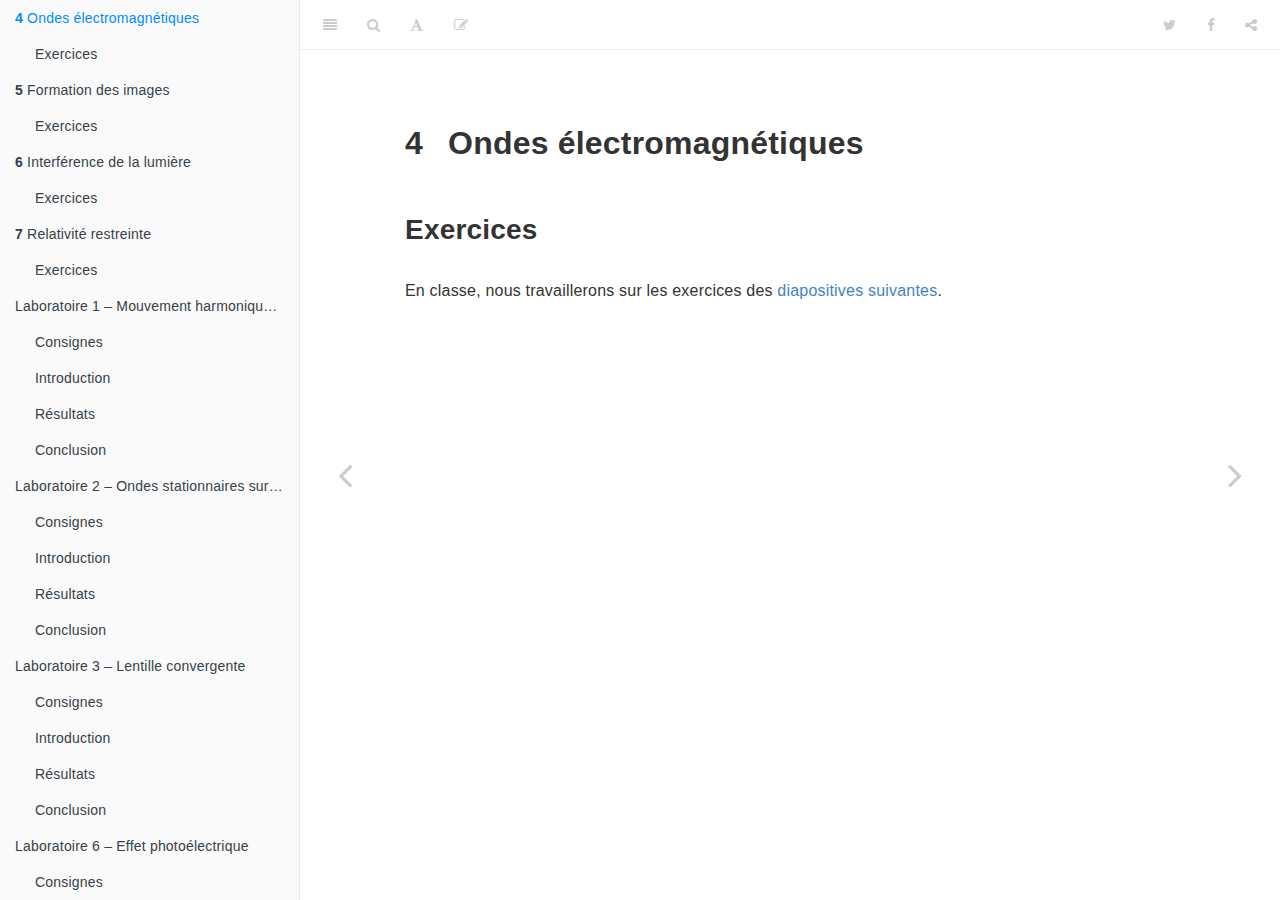
<file: docs/ondes-electromagnetiques.html>
<!DOCTYPE html>
<html  lang="fr">

<head>

  <meta charset="UTF-8">
  <meta http-equiv="X-UA-Compatible" content="IE=edge">
  <title>4 Ondes électromagnétiques | Ondes, optique et physique moderne</title>
  <meta name="description" content="Notes de cours pour 203-NYC-05, automne 2018">
  <meta name="generator" content="bookdown  and GitBook 2.6.7">

  <meta property="og:title" content="4 Ondes électromagnétiques | Ondes, optique et physique moderne" />
  <meta property="og:type" content="book" />
  
  
  <meta property="og:description" content="Notes de cours pour 203-NYC-05, automne 2018" />
  <meta name="github-repo" content="loicseguin/nyc" />

  <meta name="twitter:card" content="summary" />
  <meta name="twitter:title" content="4 Ondes électromagnétiques | Ondes, optique et physique moderne" />
  
  <meta name="twitter:description" content="Notes de cours pour 203-NYC-05, automne 2018" />
  




  <meta name="viewport" content="width=device-width, initial-scale=1">
  <meta name="apple-mobile-web-app-capable" content="yes">
  <meta name="apple-mobile-web-app-status-bar-style" content="black">
  
  
<link rel="prev" href="ondes-sonores.html">
<link rel="next" href="formation-des-images.html">
<script src="libs/jquery-2.2.3/jquery.min.js"></script>
<link href="libs/gitbook-2.6.7/css/style.css" rel="stylesheet" />
<link href="libs/gitbook-2.6.7/css/plugin-table.css" rel="stylesheet" />
<link href="libs/gitbook-2.6.7/css/plugin-bookdown.css" rel="stylesheet" />
<link href="libs/gitbook-2.6.7/css/plugin-highlight.css" rel="stylesheet" />
<link href="libs/gitbook-2.6.7/css/plugin-search.css" rel="stylesheet" />
<link href="libs/gitbook-2.6.7/css/plugin-fontsettings.css" rel="stylesheet" />










<link rel="stylesheet" href="style.css" type="text/css" />
</head>

<body>



  <div class="book without-animation with-summary font-size-2 font-family-1" data-basepath=".">

    <div class="book-summary">
      <nav role="navigation">

<ul class="summary">
<li><a href="./">203-NYC-05</a></li>

<li class="divider"></li>
<li class="chapter" data-level="" data-path="index.html"><a href="index.html"><i class="fa fa-check"></i>Résumé du plan de cours</a></li>
<li class="chapter" data-level="" data-path="calendrier.html"><a href="calendrier.html"><i class="fa fa-check"></i>Calendrier</a></li>
<li class="chapter" data-level="" data-path="rappels-de-trigonometrie.html"><a href="rappels-de-trigonometrie.html"><i class="fa fa-check"></i>Rappels de trigonométrie</a><ul>
<li class="chapter" data-level="" data-path="rappels-de-trigonometrie.html"><a href="rappels-de-trigonometrie.html#rapports-trigonometriques"><i class="fa fa-check"></i>Rapports trigonométriques</a></li>
<li class="chapter" data-level="" data-path="rappels-de-trigonometrie.html"><a href="rappels-de-trigonometrie.html#cercle-unitaire-et-identites-trigonometriques"><i class="fa fa-check"></i>Cercle unitaire et identités trigonométriques</a></li>
<li class="chapter" data-level="" data-path="rappels-de-trigonometrie.html"><a href="rappels-de-trigonometrie.html#fonction-trigonometriques"><i class="fa fa-check"></i>Fonction trigonométriques</a></li>
<li class="chapter" data-level="" data-path="rappels-de-trigonometrie.html"><a href="rappels-de-trigonometrie.html#fonctions-trigonometriques-inverses"><i class="fa fa-check"></i>Fonctions trigonométriques inverses</a></li>
<li class="chapter" data-level="" data-path="rappels-de-trigonometrie.html"><a href="rappels-de-trigonometrie.html#exercices"><i class="fa fa-check"></i>Exercices</a></li>
</ul></li>
<li class="chapter" data-level="1" data-path="oscillations.html"><a href="oscillations.html"><i class="fa fa-check"></i><b>1</b> Oscillations</a><ul>
<li class="chapter" data-level="" data-path="oscillations.html"><a href="oscillations.html#exercices-1"><i class="fa fa-check"></i>Exercices</a></li>
<li class="chapter" data-level="1.1" data-path="oscillations.html"><a href="oscillations.html#resume-des-definitions"><i class="fa fa-check"></i><b>1.1</b> Résumé des définitions</a></li>
<li class="chapter" data-level="1.2" data-path="oscillations.html"><a href="oscillations.html#evolution-temporelle-dun-mhs"><i class="fa fa-check"></i><b>1.2</b> Évolution temporelle d’un MHS</a></li>
<li class="chapter" data-level="1.3" data-path="oscillations.html"><a href="oscillations.html#systeme-bloc-ressort"><i class="fa fa-check"></i><b>1.3</b> Système bloc-ressort</a></li>
<li class="chapter" data-level="1.4" data-path="oscillations.html"><a href="oscillations.html#energie-dans-un-systeme-bloc-ressort"><i class="fa fa-check"></i><b>1.4</b> Énergie dans un système bloc ressort</a></li>
</ul></li>
<li class="chapter" data-level="2" data-path="ondes.html"><a href="ondes.html"><i class="fa fa-check"></i><b>2</b> Ondes</a><ul>
<li class="chapter" data-level="" data-path="ondes.html"><a href="ondes.html#exercices-2"><i class="fa fa-check"></i>Exercices</a></li>
<li class="chapter" data-level="2.1" data-path="ondes.html"><a href="ondes.html#resume-des-definitons"><i class="fa fa-check"></i><b>2.1</b> Résumé des définitons</a></li>
<li class="chapter" data-level="2.2" data-path="ondes.html"><a href="ondes.html#superposition-dondes"><i class="fa fa-check"></i><b>2.2</b> Superposition d’ondes</a></li>
</ul></li>
<li class="chapter" data-level="3" data-path="ondes-sonores.html"><a href="ondes-sonores.html"><i class="fa fa-check"></i><b>3</b> Ondes sonores</a><ul>
<li class="chapter" data-level="" data-path="ondes-sonores.html"><a href="ondes-sonores.html#exercices-3"><i class="fa fa-check"></i>Exercices</a></li>
</ul></li>
<li class="chapter" data-level="4" data-path="ondes-electromagnetiques.html"><a href="ondes-electromagnetiques.html"><i class="fa fa-check"></i><b>4</b> Ondes électromagnétiques</a><ul>
<li class="chapter" data-level="" data-path="ondes-electromagnetiques.html"><a href="ondes-electromagnetiques.html#exercices-4"><i class="fa fa-check"></i>Exercices</a></li>
</ul></li>
<li class="chapter" data-level="5" data-path="formation-des-images.html"><a href="formation-des-images.html"><i class="fa fa-check"></i><b>5</b> Formation des images</a><ul>
<li class="chapter" data-level="" data-path="formation-des-images.html"><a href="formation-des-images.html#exercices-5"><i class="fa fa-check"></i>Exercices</a></li>
</ul></li>
<li class="chapter" data-level="6" data-path="interference-de-la-lumiere.html"><a href="interference-de-la-lumiere.html"><i class="fa fa-check"></i><b>6</b> Interférence de la lumière</a><ul>
<li class="chapter" data-level="" data-path="interference-de-la-lumiere.html"><a href="interference-de-la-lumiere.html#exercices-6"><i class="fa fa-check"></i>Exercices</a></li>
</ul></li>
<li class="chapter" data-level="7" data-path="relativite-restreinte.html"><a href="relativite-restreinte.html"><i class="fa fa-check"></i><b>7</b> Relativité restreinte</a><ul>
<li class="chapter" data-level="" data-path="relativite-restreinte.html"><a href="relativite-restreinte.html#exercices-7"><i class="fa fa-check"></i>Exercices</a></li>
</ul></li>
<li class="chapter" data-level="" data-path="laboratoire-1-mouvement-harmonique-simple.html"><a href="laboratoire-1-mouvement-harmonique-simple.html"><i class="fa fa-check"></i>Laboratoire 1 – Mouvement harmonique simple</a><ul>
<li class="chapter" data-level="" data-path="laboratoire-1-mouvement-harmonique-simple.html"><a href="laboratoire-1-mouvement-harmonique-simple.html#consignes"><i class="fa fa-check"></i>Consignes</a></li>
<li class="chapter" data-level="" data-path="laboratoire-1-mouvement-harmonique-simple.html"><a href="laboratoire-1-mouvement-harmonique-simple.html#introduction"><i class="fa fa-check"></i>Introduction</a></li>
<li class="chapter" data-level="" data-path="laboratoire-1-mouvement-harmonique-simple.html"><a href="laboratoire-1-mouvement-harmonique-simple.html#resultats"><i class="fa fa-check"></i>Résultats</a></li>
<li class="chapter" data-level="" data-path="laboratoire-1-mouvement-harmonique-simple.html"><a href="laboratoire-1-mouvement-harmonique-simple.html#conclusion"><i class="fa fa-check"></i>Conclusion</a></li>
</ul></li>
<li class="chapter" data-level="" data-path="laboratoire-2-ondes-stationnaires-sur-une-corde.html"><a href="laboratoire-2-ondes-stationnaires-sur-une-corde.html"><i class="fa fa-check"></i>Laboratoire 2 – Ondes stationnaires sur une corde</a><ul>
<li class="chapter" data-level="" data-path="laboratoire-2-ondes-stationnaires-sur-une-corde.html"><a href="laboratoire-2-ondes-stationnaires-sur-une-corde.html#consignes-1"><i class="fa fa-check"></i>Consignes</a></li>
<li class="chapter" data-level="" data-path="laboratoire-2-ondes-stationnaires-sur-une-corde.html"><a href="laboratoire-2-ondes-stationnaires-sur-une-corde.html#introduction-1"><i class="fa fa-check"></i>Introduction</a></li>
<li class="chapter" data-level="" data-path="laboratoire-2-ondes-stationnaires-sur-une-corde.html"><a href="laboratoire-2-ondes-stationnaires-sur-une-corde.html#resultats-1"><i class="fa fa-check"></i>Résultats</a></li>
<li class="chapter" data-level="" data-path="laboratoire-2-ondes-stationnaires-sur-une-corde.html"><a href="laboratoire-2-ondes-stationnaires-sur-une-corde.html#conclusion-1"><i class="fa fa-check"></i>Conclusion</a></li>
</ul></li>
<li class="chapter" data-level="" data-path="laboratoire-3-lentille-convergente.html"><a href="laboratoire-3-lentille-convergente.html"><i class="fa fa-check"></i>Laboratoire 3 – Lentille convergente</a><ul>
<li class="chapter" data-level="" data-path="laboratoire-3-lentille-convergente.html"><a href="laboratoire-3-lentille-convergente.html#consignes-2"><i class="fa fa-check"></i>Consignes</a></li>
<li class="chapter" data-level="" data-path="laboratoire-3-lentille-convergente.html"><a href="laboratoire-3-lentille-convergente.html#introduction-2"><i class="fa fa-check"></i>Introduction</a></li>
<li class="chapter" data-level="" data-path="laboratoire-3-lentille-convergente.html"><a href="laboratoire-3-lentille-convergente.html#resultats-2"><i class="fa fa-check"></i>Résultats</a></li>
<li class="chapter" data-level="" data-path="laboratoire-3-lentille-convergente.html"><a href="laboratoire-3-lentille-convergente.html#conclusion-2"><i class="fa fa-check"></i>Conclusion</a></li>
</ul></li>
<li class="chapter" data-level="" data-path="laboratoire-6-effet-photoelectrique.html"><a href="laboratoire-6-effet-photoelectrique.html"><i class="fa fa-check"></i>Laboratoire 6 – Effet photoélectrique</a><ul>
<li class="chapter" data-level="" data-path="laboratoire-6-effet-photoelectrique.html"><a href="laboratoire-6-effet-photoelectrique.html#consignes-3"><i class="fa fa-check"></i>Consignes</a></li>
<li class="chapter" data-level="" data-path="laboratoire-6-effet-photoelectrique.html"><a href="laboratoire-6-effet-photoelectrique.html#introduction-3"><i class="fa fa-check"></i>Introduction</a></li>
<li class="chapter" data-level="" data-path="laboratoire-6-effet-photoelectrique.html"><a href="laboratoire-6-effet-photoelectrique.html#resultats-3"><i class="fa fa-check"></i>Résultats</a></li>
<li class="chapter" data-level="" data-path="laboratoire-6-effet-photoelectrique.html"><a href="laboratoire-6-effet-photoelectrique.html#conclusion-3"><i class="fa fa-check"></i>Conclusion</a></li>
</ul></li>
</ul>

      </nav>
    </div>

    <div class="book-body">
      <div class="body-inner">
        <div class="book-header" role="navigation">
          <h1>
            <i class="fa fa-circle-o-notch fa-spin"></i><a href="./">Ondes, optique et physique moderne</a>
          </h1>
        </div>

        <div class="page-wrapper" tabindex="-1" role="main">
          <div class="page-inner">

            <section class="normal" id="section-">
<div id="ondes-electromagnetiques" class="section level1">
<h1><span class="header-section-number">4</span> Ondes électromagnétiques</h1>
<div id="exercices-4" class="section level2 unnumbered">
<h2>Exercices</h2>
<p>En classe, nous travaillerons sur les exercices des
<a href="https://docs.google.com/presentation/d/1wOFw0a2i1Jhi_ft5azDpICDCMExML72g0-lpBxGsDDI/edit?usp=sharing">diapositives suivantes</a>.</p>

</div>
</div>
            </section>

          </div>
        </div>
      </div>
<a href="ondes-sonores.html" class="navigation navigation-prev " aria-label="Previous page"><i class="fa fa-angle-left"></i></a>
<a href="formation-des-images.html" class="navigation navigation-next " aria-label="Next page"><i class="fa fa-angle-right"></i></a>
    </div>
  </div>
<script src="libs/gitbook-2.6.7/js/app.min.js"></script>
<script src="libs/gitbook-2.6.7/js/lunr.js"></script>
<script src="libs/gitbook-2.6.7/js/plugin-search.js"></script>
<script src="libs/gitbook-2.6.7/js/plugin-sharing.js"></script>
<script src="libs/gitbook-2.6.7/js/plugin-fontsettings.js"></script>
<script src="libs/gitbook-2.6.7/js/plugin-bookdown.js"></script>
<script src="libs/gitbook-2.6.7/js/jquery.highlight.js"></script>
<script>
gitbook.require(["gitbook"], function(gitbook) {
gitbook.start({
"sharing": {
"github": false,
"facebook": true,
"twitter": true,
"google": false,
"linkedin": false,
"weibo": false,
"instapaper": false,
"vk": false,
"all": ["facebook", "google", "twitter", "linkedin", "weibo", "instapaper"]
},
"fontsettings": {
"theme": "white",
"family": "sans",
"size": 2
},
"edit": {
"link": "https://github.com/loicseguin/nyc/edit/master/04-lumiere.Rmd",
"text": "Edit"
},
"history": {
"link": null,
"text": null
},
"download": null,
"toc": {
"collapse": "subsection"
}
});
});
</script>

<!-- dynamically load mathjax for compatibility with self-contained -->
<script>
  (function () {
    var script = document.createElement("script");
    script.type = "text/javascript";
    var src = "true";
    if (src === "" || src === "true") src = "https://mathjax.rstudio.com/latest/MathJax.js?config=TeX-MML-AM_CHTML";
    if (location.protocol !== "file:" && /^https?:/.test(src))
      src = src.replace(/^https?:/, '');
    script.src = src;
    document.getElementsByTagName("head")[0].appendChild(script);
  })();
</script>
</body>

</html>
</file>
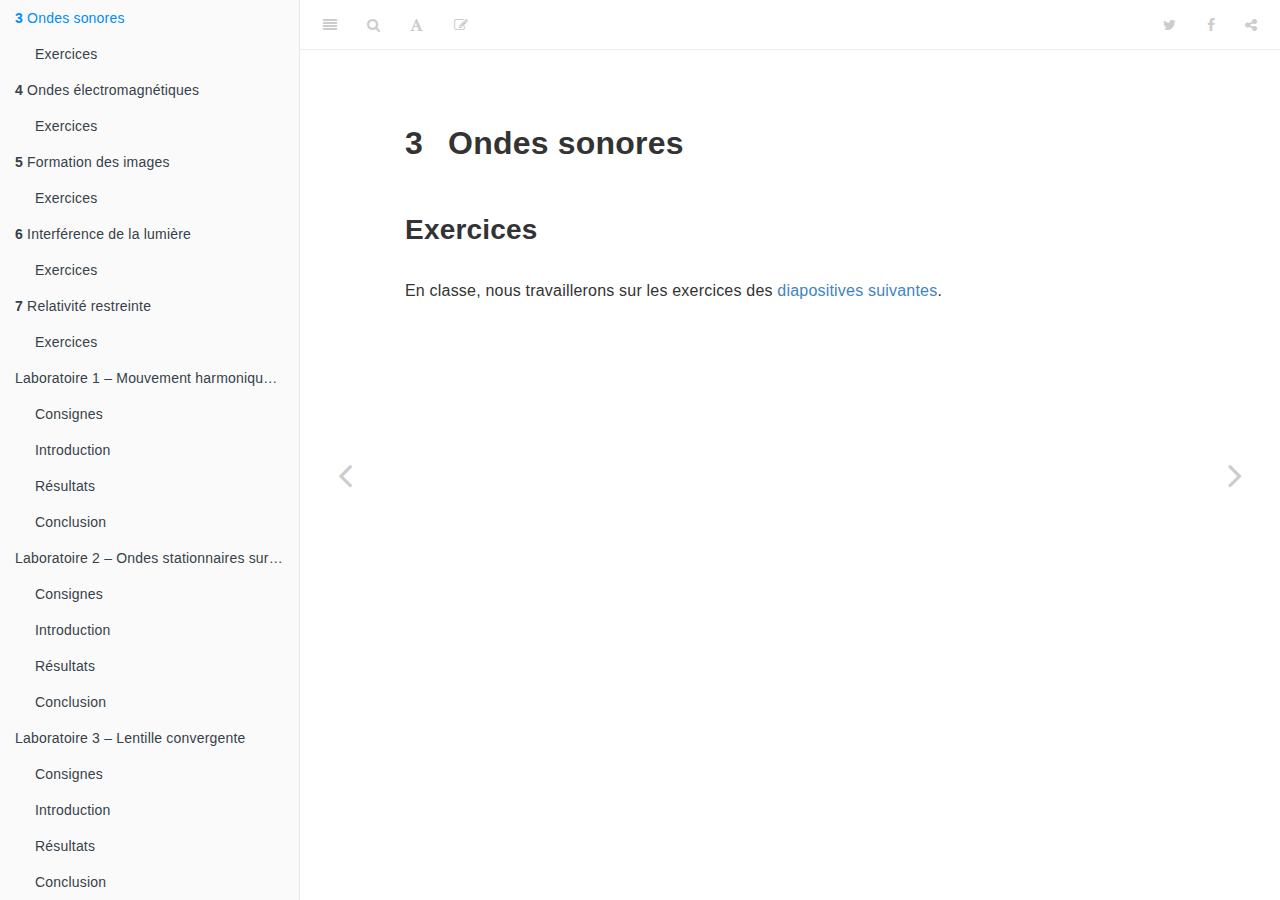
<file: docs/ondes-sonores.html>
<!DOCTYPE html>
<html  lang="fr">

<head>

  <meta charset="UTF-8">
  <meta http-equiv="X-UA-Compatible" content="IE=edge">
  <title>3 Ondes sonores | Ondes, optique et physique moderne</title>
  <meta name="description" content="Notes de cours pour 203-NYC-05, automne 2018">
  <meta name="generator" content="bookdown  and GitBook 2.6.7">

  <meta property="og:title" content="3 Ondes sonores | Ondes, optique et physique moderne" />
  <meta property="og:type" content="book" />
  
  
  <meta property="og:description" content="Notes de cours pour 203-NYC-05, automne 2018" />
  <meta name="github-repo" content="loicseguin/nyc" />

  <meta name="twitter:card" content="summary" />
  <meta name="twitter:title" content="3 Ondes sonores | Ondes, optique et physique moderne" />
  
  <meta name="twitter:description" content="Notes de cours pour 203-NYC-05, automne 2018" />
  




  <meta name="viewport" content="width=device-width, initial-scale=1">
  <meta name="apple-mobile-web-app-capable" content="yes">
  <meta name="apple-mobile-web-app-status-bar-style" content="black">
  
  
<link rel="prev" href="ondes.html">
<link rel="next" href="ondes-electromagnetiques.html">
<script src="libs/jquery-2.2.3/jquery.min.js"></script>
<link href="libs/gitbook-2.6.7/css/style.css" rel="stylesheet" />
<link href="libs/gitbook-2.6.7/css/plugin-table.css" rel="stylesheet" />
<link href="libs/gitbook-2.6.7/css/plugin-bookdown.css" rel="stylesheet" />
<link href="libs/gitbook-2.6.7/css/plugin-highlight.css" rel="stylesheet" />
<link href="libs/gitbook-2.6.7/css/plugin-search.css" rel="stylesheet" />
<link href="libs/gitbook-2.6.7/css/plugin-fontsettings.css" rel="stylesheet" />










<link rel="stylesheet" href="style.css" type="text/css" />
</head>

<body>



  <div class="book without-animation with-summary font-size-2 font-family-1" data-basepath=".">

    <div class="book-summary">
      <nav role="navigation">

<ul class="summary">
<li><a href="./">203-NYC-05</a></li>

<li class="divider"></li>
<li class="chapter" data-level="" data-path="index.html"><a href="index.html"><i class="fa fa-check"></i>Résumé du plan de cours</a></li>
<li class="chapter" data-level="" data-path="calendrier.html"><a href="calendrier.html"><i class="fa fa-check"></i>Calendrier</a></li>
<li class="chapter" data-level="" data-path="rappels-de-trigonometrie.html"><a href="rappels-de-trigonometrie.html"><i class="fa fa-check"></i>Rappels de trigonométrie</a><ul>
<li class="chapter" data-level="" data-path="rappels-de-trigonometrie.html"><a href="rappels-de-trigonometrie.html#rapports-trigonometriques"><i class="fa fa-check"></i>Rapports trigonométriques</a></li>
<li class="chapter" data-level="" data-path="rappels-de-trigonometrie.html"><a href="rappels-de-trigonometrie.html#cercle-unitaire-et-identites-trigonometriques"><i class="fa fa-check"></i>Cercle unitaire et identités trigonométriques</a></li>
<li class="chapter" data-level="" data-path="rappels-de-trigonometrie.html"><a href="rappels-de-trigonometrie.html#fonction-trigonometriques"><i class="fa fa-check"></i>Fonction trigonométriques</a></li>
<li class="chapter" data-level="" data-path="rappels-de-trigonometrie.html"><a href="rappels-de-trigonometrie.html#fonctions-trigonometriques-inverses"><i class="fa fa-check"></i>Fonctions trigonométriques inverses</a></li>
<li class="chapter" data-level="" data-path="rappels-de-trigonometrie.html"><a href="rappels-de-trigonometrie.html#exercices"><i class="fa fa-check"></i>Exercices</a></li>
</ul></li>
<li class="chapter" data-level="1" data-path="oscillations.html"><a href="oscillations.html"><i class="fa fa-check"></i><b>1</b> Oscillations</a><ul>
<li class="chapter" data-level="" data-path="oscillations.html"><a href="oscillations.html#exercices-1"><i class="fa fa-check"></i>Exercices</a></li>
<li class="chapter" data-level="1.1" data-path="oscillations.html"><a href="oscillations.html#resume-des-definitions"><i class="fa fa-check"></i><b>1.1</b> Résumé des définitions</a></li>
<li class="chapter" data-level="1.2" data-path="oscillations.html"><a href="oscillations.html#evolution-temporelle-dun-mhs"><i class="fa fa-check"></i><b>1.2</b> Évolution temporelle d’un MHS</a></li>
<li class="chapter" data-level="1.3" data-path="oscillations.html"><a href="oscillations.html#systeme-bloc-ressort"><i class="fa fa-check"></i><b>1.3</b> Système bloc-ressort</a></li>
<li class="chapter" data-level="1.4" data-path="oscillations.html"><a href="oscillations.html#energie-dans-un-systeme-bloc-ressort"><i class="fa fa-check"></i><b>1.4</b> Énergie dans un système bloc ressort</a></li>
</ul></li>
<li class="chapter" data-level="2" data-path="ondes.html"><a href="ondes.html"><i class="fa fa-check"></i><b>2</b> Ondes</a><ul>
<li class="chapter" data-level="" data-path="ondes.html"><a href="ondes.html#exercices-2"><i class="fa fa-check"></i>Exercices</a></li>
<li class="chapter" data-level="2.1" data-path="ondes.html"><a href="ondes.html#resume-des-definitons"><i class="fa fa-check"></i><b>2.1</b> Résumé des définitons</a></li>
<li class="chapter" data-level="2.2" data-path="ondes.html"><a href="ondes.html#superposition-dondes"><i class="fa fa-check"></i><b>2.2</b> Superposition d’ondes</a></li>
</ul></li>
<li class="chapter" data-level="3" data-path="ondes-sonores.html"><a href="ondes-sonores.html"><i class="fa fa-check"></i><b>3</b> Ondes sonores</a><ul>
<li class="chapter" data-level="" data-path="ondes-sonores.html"><a href="ondes-sonores.html#exercices-3"><i class="fa fa-check"></i>Exercices</a></li>
</ul></li>
<li class="chapter" data-level="4" data-path="ondes-electromagnetiques.html"><a href="ondes-electromagnetiques.html"><i class="fa fa-check"></i><b>4</b> Ondes électromagnétiques</a><ul>
<li class="chapter" data-level="" data-path="ondes-electromagnetiques.html"><a href="ondes-electromagnetiques.html#exercices-4"><i class="fa fa-check"></i>Exercices</a></li>
</ul></li>
<li class="chapter" data-level="5" data-path="formation-des-images.html"><a href="formation-des-images.html"><i class="fa fa-check"></i><b>5</b> Formation des images</a><ul>
<li class="chapter" data-level="" data-path="formation-des-images.html"><a href="formation-des-images.html#exercices-5"><i class="fa fa-check"></i>Exercices</a></li>
</ul></li>
<li class="chapter" data-level="6" data-path="interference-de-la-lumiere.html"><a href="interference-de-la-lumiere.html"><i class="fa fa-check"></i><b>6</b> Interférence de la lumière</a><ul>
<li class="chapter" data-level="" data-path="interference-de-la-lumiere.html"><a href="interference-de-la-lumiere.html#exercices-6"><i class="fa fa-check"></i>Exercices</a></li>
</ul></li>
<li class="chapter" data-level="7" data-path="relativite-restreinte.html"><a href="relativite-restreinte.html"><i class="fa fa-check"></i><b>7</b> Relativité restreinte</a><ul>
<li class="chapter" data-level="" data-path="relativite-restreinte.html"><a href="relativite-restreinte.html#exercices-7"><i class="fa fa-check"></i>Exercices</a></li>
</ul></li>
<li class="chapter" data-level="" data-path="laboratoire-1-mouvement-harmonique-simple.html"><a href="laboratoire-1-mouvement-harmonique-simple.html"><i class="fa fa-check"></i>Laboratoire 1 – Mouvement harmonique simple</a><ul>
<li class="chapter" data-level="" data-path="laboratoire-1-mouvement-harmonique-simple.html"><a href="laboratoire-1-mouvement-harmonique-simple.html#consignes"><i class="fa fa-check"></i>Consignes</a></li>
<li class="chapter" data-level="" data-path="laboratoire-1-mouvement-harmonique-simple.html"><a href="laboratoire-1-mouvement-harmonique-simple.html#introduction"><i class="fa fa-check"></i>Introduction</a></li>
<li class="chapter" data-level="" data-path="laboratoire-1-mouvement-harmonique-simple.html"><a href="laboratoire-1-mouvement-harmonique-simple.html#resultats"><i class="fa fa-check"></i>Résultats</a></li>
<li class="chapter" data-level="" data-path="laboratoire-1-mouvement-harmonique-simple.html"><a href="laboratoire-1-mouvement-harmonique-simple.html#conclusion"><i class="fa fa-check"></i>Conclusion</a></li>
</ul></li>
<li class="chapter" data-level="" data-path="laboratoire-2-ondes-stationnaires-sur-une-corde.html"><a href="laboratoire-2-ondes-stationnaires-sur-une-corde.html"><i class="fa fa-check"></i>Laboratoire 2 – Ondes stationnaires sur une corde</a><ul>
<li class="chapter" data-level="" data-path="laboratoire-2-ondes-stationnaires-sur-une-corde.html"><a href="laboratoire-2-ondes-stationnaires-sur-une-corde.html#consignes-1"><i class="fa fa-check"></i>Consignes</a></li>
<li class="chapter" data-level="" data-path="laboratoire-2-ondes-stationnaires-sur-une-corde.html"><a href="laboratoire-2-ondes-stationnaires-sur-une-corde.html#introduction-1"><i class="fa fa-check"></i>Introduction</a></li>
<li class="chapter" data-level="" data-path="laboratoire-2-ondes-stationnaires-sur-une-corde.html"><a href="laboratoire-2-ondes-stationnaires-sur-une-corde.html#resultats-1"><i class="fa fa-check"></i>Résultats</a></li>
<li class="chapter" data-level="" data-path="laboratoire-2-ondes-stationnaires-sur-une-corde.html"><a href="laboratoire-2-ondes-stationnaires-sur-une-corde.html#conclusion-1"><i class="fa fa-check"></i>Conclusion</a></li>
</ul></li>
<li class="chapter" data-level="" data-path="laboratoire-3-lentille-convergente.html"><a href="laboratoire-3-lentille-convergente.html"><i class="fa fa-check"></i>Laboratoire 3 – Lentille convergente</a><ul>
<li class="chapter" data-level="" data-path="laboratoire-3-lentille-convergente.html"><a href="laboratoire-3-lentille-convergente.html#consignes-2"><i class="fa fa-check"></i>Consignes</a></li>
<li class="chapter" data-level="" data-path="laboratoire-3-lentille-convergente.html"><a href="laboratoire-3-lentille-convergente.html#introduction-2"><i class="fa fa-check"></i>Introduction</a></li>
<li class="chapter" data-level="" data-path="laboratoire-3-lentille-convergente.html"><a href="laboratoire-3-lentille-convergente.html#resultats-2"><i class="fa fa-check"></i>Résultats</a></li>
<li class="chapter" data-level="" data-path="laboratoire-3-lentille-convergente.html"><a href="laboratoire-3-lentille-convergente.html#conclusion-2"><i class="fa fa-check"></i>Conclusion</a></li>
</ul></li>
<li class="chapter" data-level="" data-path="laboratoire-6-effet-photoelectrique.html"><a href="laboratoire-6-effet-photoelectrique.html"><i class="fa fa-check"></i>Laboratoire 6 – Effet photoélectrique</a><ul>
<li class="chapter" data-level="" data-path="laboratoire-6-effet-photoelectrique.html"><a href="laboratoire-6-effet-photoelectrique.html#consignes-3"><i class="fa fa-check"></i>Consignes</a></li>
<li class="chapter" data-level="" data-path="laboratoire-6-effet-photoelectrique.html"><a href="laboratoire-6-effet-photoelectrique.html#introduction-3"><i class="fa fa-check"></i>Introduction</a></li>
<li class="chapter" data-level="" data-path="laboratoire-6-effet-photoelectrique.html"><a href="laboratoire-6-effet-photoelectrique.html#resultats-3"><i class="fa fa-check"></i>Résultats</a></li>
<li class="chapter" data-level="" data-path="laboratoire-6-effet-photoelectrique.html"><a href="laboratoire-6-effet-photoelectrique.html#conclusion-3"><i class="fa fa-check"></i>Conclusion</a></li>
</ul></li>
</ul>

      </nav>
    </div>

    <div class="book-body">
      <div class="body-inner">
        <div class="book-header" role="navigation">
          <h1>
            <i class="fa fa-circle-o-notch fa-spin"></i><a href="./">Ondes, optique et physique moderne</a>
          </h1>
        </div>

        <div class="page-wrapper" tabindex="-1" role="main">
          <div class="page-inner">

            <section class="normal" id="section-">
<div id="ondes-sonores" class="section level1">
<h1><span class="header-section-number">3</span> Ondes sonores</h1>
<div id="exercices-3" class="section level2 unnumbered">
<h2>Exercices</h2>
<p>En classe, nous travaillerons sur les exercices des
<a href="https://docs.google.com/presentation/d/1CzXwevUFzP0RnKyLAvJBl6YmIuMhhgD3Jah6w3TG1MY/edit?usp=sharing">diapositives suivantes</a>.</p>

</div>
</div>
            </section>

          </div>
        </div>
      </div>
<a href="ondes.html" class="navigation navigation-prev " aria-label="Previous page"><i class="fa fa-angle-left"></i></a>
<a href="ondes-electromagnetiques.html" class="navigation navigation-next " aria-label="Next page"><i class="fa fa-angle-right"></i></a>
    </div>
  </div>
<script src="libs/gitbook-2.6.7/js/app.min.js"></script>
<script src="libs/gitbook-2.6.7/js/lunr.js"></script>
<script src="libs/gitbook-2.6.7/js/plugin-search.js"></script>
<script src="libs/gitbook-2.6.7/js/plugin-sharing.js"></script>
<script src="libs/gitbook-2.6.7/js/plugin-fontsettings.js"></script>
<script src="libs/gitbook-2.6.7/js/plugin-bookdown.js"></script>
<script src="libs/gitbook-2.6.7/js/jquery.highlight.js"></script>
<script>
gitbook.require(["gitbook"], function(gitbook) {
gitbook.start({
"sharing": {
"github": false,
"facebook": true,
"twitter": true,
"google": false,
"linkedin": false,
"weibo": false,
"instapaper": false,
"vk": false,
"all": ["facebook", "google", "twitter", "linkedin", "weibo", "instapaper"]
},
"fontsettings": {
"theme": "white",
"family": "sans",
"size": 2
},
"edit": {
"link": "https://github.com/loicseguin/nyc/edit/master/03-son.Rmd",
"text": "Edit"
},
"history": {
"link": null,
"text": null
},
"download": null,
"toc": {
"collapse": "subsection"
}
});
});
</script>

<!-- dynamically load mathjax for compatibility with self-contained -->
<script>
  (function () {
    var script = document.createElement("script");
    script.type = "text/javascript";
    var src = "true";
    if (src === "" || src === "true") src = "https://mathjax.rstudio.com/latest/MathJax.js?config=TeX-MML-AM_CHTML";
    if (location.protocol !== "file:" && /^https?:/.test(src))
      src = src.replace(/^https?:/, '');
    script.src = src;
    document.getElementsByTagName("head")[0].appendChild(script);
  })();
</script>
</body>

</html>
</file>
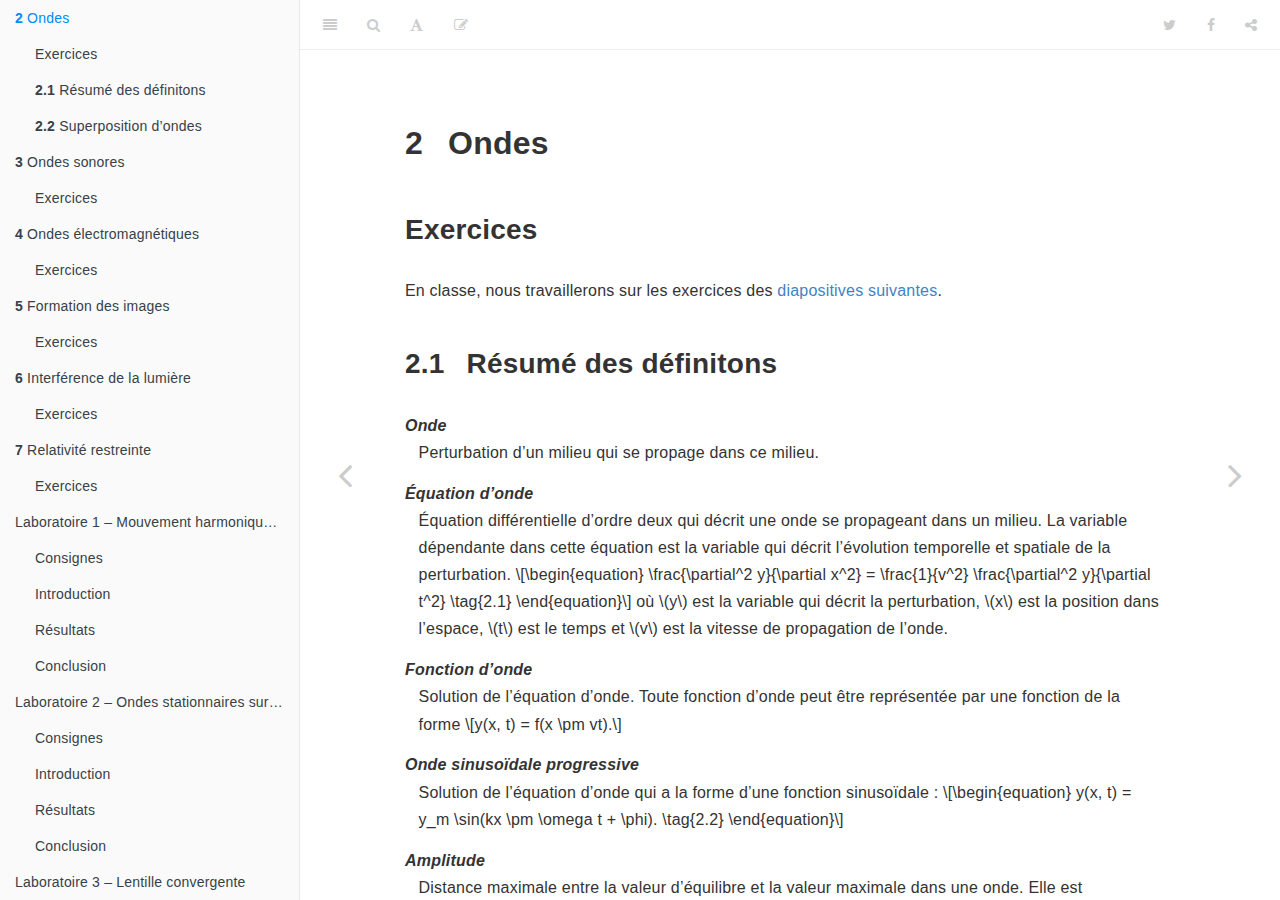
<file: docs/ondes.html>
<!DOCTYPE html>
<html  lang="fr">

<head>

  <meta charset="UTF-8">
  <meta http-equiv="X-UA-Compatible" content="IE=edge">
  <title>2 Ondes | Ondes, optique et physique moderne</title>
  <meta name="description" content="Notes de cours pour 203-NYC-05, automne 2018">
  <meta name="generator" content="bookdown  and GitBook 2.6.7">

  <meta property="og:title" content="2 Ondes | Ondes, optique et physique moderne" />
  <meta property="og:type" content="book" />
  
  
  <meta property="og:description" content="Notes de cours pour 203-NYC-05, automne 2018" />
  <meta name="github-repo" content="loicseguin/nyc" />

  <meta name="twitter:card" content="summary" />
  <meta name="twitter:title" content="2 Ondes | Ondes, optique et physique moderne" />
  
  <meta name="twitter:description" content="Notes de cours pour 203-NYC-05, automne 2018" />
  




  <meta name="viewport" content="width=device-width, initial-scale=1">
  <meta name="apple-mobile-web-app-capable" content="yes">
  <meta name="apple-mobile-web-app-status-bar-style" content="black">
  
  
<link rel="prev" href="oscillations.html">
<link rel="next" href="ondes-sonores.html">
<script src="libs/jquery-2.2.3/jquery.min.js"></script>
<link href="libs/gitbook-2.6.7/css/style.css" rel="stylesheet" />
<link href="libs/gitbook-2.6.7/css/plugin-table.css" rel="stylesheet" />
<link href="libs/gitbook-2.6.7/css/plugin-bookdown.css" rel="stylesheet" />
<link href="libs/gitbook-2.6.7/css/plugin-highlight.css" rel="stylesheet" />
<link href="libs/gitbook-2.6.7/css/plugin-search.css" rel="stylesheet" />
<link href="libs/gitbook-2.6.7/css/plugin-fontsettings.css" rel="stylesheet" />










<link rel="stylesheet" href="style.css" type="text/css" />
</head>

<body>



  <div class="book without-animation with-summary font-size-2 font-family-1" data-basepath=".">

    <div class="book-summary">
      <nav role="navigation">

<ul class="summary">
<li><a href="./">203-NYC-05</a></li>

<li class="divider"></li>
<li class="chapter" data-level="" data-path="index.html"><a href="index.html"><i class="fa fa-check"></i>Résumé du plan de cours</a></li>
<li class="chapter" data-level="" data-path="calendrier.html"><a href="calendrier.html"><i class="fa fa-check"></i>Calendrier</a></li>
<li class="chapter" data-level="" data-path="rappels-de-trigonometrie.html"><a href="rappels-de-trigonometrie.html"><i class="fa fa-check"></i>Rappels de trigonométrie</a><ul>
<li class="chapter" data-level="" data-path="rappels-de-trigonometrie.html"><a href="rappels-de-trigonometrie.html#rapports-trigonometriques"><i class="fa fa-check"></i>Rapports trigonométriques</a></li>
<li class="chapter" data-level="" data-path="rappels-de-trigonometrie.html"><a href="rappels-de-trigonometrie.html#cercle-unitaire-et-identites-trigonometriques"><i class="fa fa-check"></i>Cercle unitaire et identités trigonométriques</a></li>
<li class="chapter" data-level="" data-path="rappels-de-trigonometrie.html"><a href="rappels-de-trigonometrie.html#fonction-trigonometriques"><i class="fa fa-check"></i>Fonction trigonométriques</a></li>
<li class="chapter" data-level="" data-path="rappels-de-trigonometrie.html"><a href="rappels-de-trigonometrie.html#fonctions-trigonometriques-inverses"><i class="fa fa-check"></i>Fonctions trigonométriques inverses</a></li>
<li class="chapter" data-level="" data-path="rappels-de-trigonometrie.html"><a href="rappels-de-trigonometrie.html#exercices"><i class="fa fa-check"></i>Exercices</a></li>
</ul></li>
<li class="chapter" data-level="1" data-path="oscillations.html"><a href="oscillations.html"><i class="fa fa-check"></i><b>1</b> Oscillations</a><ul>
<li class="chapter" data-level="" data-path="oscillations.html"><a href="oscillations.html#exercices-1"><i class="fa fa-check"></i>Exercices</a></li>
<li class="chapter" data-level="1.1" data-path="oscillations.html"><a href="oscillations.html#resume-des-definitions"><i class="fa fa-check"></i><b>1.1</b> Résumé des définitions</a></li>
<li class="chapter" data-level="1.2" data-path="oscillations.html"><a href="oscillations.html#evolution-temporelle-dun-mhs"><i class="fa fa-check"></i><b>1.2</b> Évolution temporelle d’un MHS</a></li>
<li class="chapter" data-level="1.3" data-path="oscillations.html"><a href="oscillations.html#systeme-bloc-ressort"><i class="fa fa-check"></i><b>1.3</b> Système bloc-ressort</a></li>
<li class="chapter" data-level="1.4" data-path="oscillations.html"><a href="oscillations.html#energie-dans-un-systeme-bloc-ressort"><i class="fa fa-check"></i><b>1.4</b> Énergie dans un système bloc ressort</a></li>
</ul></li>
<li class="chapter" data-level="2" data-path="ondes.html"><a href="ondes.html"><i class="fa fa-check"></i><b>2</b> Ondes</a><ul>
<li class="chapter" data-level="" data-path="ondes.html"><a href="ondes.html#exercices-2"><i class="fa fa-check"></i>Exercices</a></li>
<li class="chapter" data-level="2.1" data-path="ondes.html"><a href="ondes.html#resume-des-definitons"><i class="fa fa-check"></i><b>2.1</b> Résumé des définitons</a></li>
<li class="chapter" data-level="2.2" data-path="ondes.html"><a href="ondes.html#superposition-dondes"><i class="fa fa-check"></i><b>2.2</b> Superposition d’ondes</a></li>
</ul></li>
<li class="chapter" data-level="3" data-path="ondes-sonores.html"><a href="ondes-sonores.html"><i class="fa fa-check"></i><b>3</b> Ondes sonores</a><ul>
<li class="chapter" data-level="" data-path="ondes-sonores.html"><a href="ondes-sonores.html#exercices-3"><i class="fa fa-check"></i>Exercices</a></li>
</ul></li>
<li class="chapter" data-level="4" data-path="ondes-electromagnetiques.html"><a href="ondes-electromagnetiques.html"><i class="fa fa-check"></i><b>4</b> Ondes électromagnétiques</a><ul>
<li class="chapter" data-level="" data-path="ondes-electromagnetiques.html"><a href="ondes-electromagnetiques.html#exercices-4"><i class="fa fa-check"></i>Exercices</a></li>
</ul></li>
<li class="chapter" data-level="5" data-path="formation-des-images.html"><a href="formation-des-images.html"><i class="fa fa-check"></i><b>5</b> Formation des images</a><ul>
<li class="chapter" data-level="" data-path="formation-des-images.html"><a href="formation-des-images.html#exercices-5"><i class="fa fa-check"></i>Exercices</a></li>
</ul></li>
<li class="chapter" data-level="6" data-path="interference-de-la-lumiere.html"><a href="interference-de-la-lumiere.html"><i class="fa fa-check"></i><b>6</b> Interférence de la lumière</a><ul>
<li class="chapter" data-level="" data-path="interference-de-la-lumiere.html"><a href="interference-de-la-lumiere.html#exercices-6"><i class="fa fa-check"></i>Exercices</a></li>
</ul></li>
<li class="chapter" data-level="7" data-path="relativite-restreinte.html"><a href="relativite-restreinte.html"><i class="fa fa-check"></i><b>7</b> Relativité restreinte</a><ul>
<li class="chapter" data-level="" data-path="relativite-restreinte.html"><a href="relativite-restreinte.html#exercices-7"><i class="fa fa-check"></i>Exercices</a></li>
</ul></li>
<li class="chapter" data-level="" data-path="laboratoire-1-mouvement-harmonique-simple.html"><a href="laboratoire-1-mouvement-harmonique-simple.html"><i class="fa fa-check"></i>Laboratoire 1 – Mouvement harmonique simple</a><ul>
<li class="chapter" data-level="" data-path="laboratoire-1-mouvement-harmonique-simple.html"><a href="laboratoire-1-mouvement-harmonique-simple.html#consignes"><i class="fa fa-check"></i>Consignes</a></li>
<li class="chapter" data-level="" data-path="laboratoire-1-mouvement-harmonique-simple.html"><a href="laboratoire-1-mouvement-harmonique-simple.html#introduction"><i class="fa fa-check"></i>Introduction</a></li>
<li class="chapter" data-level="" data-path="laboratoire-1-mouvement-harmonique-simple.html"><a href="laboratoire-1-mouvement-harmonique-simple.html#resultats"><i class="fa fa-check"></i>Résultats</a></li>
<li class="chapter" data-level="" data-path="laboratoire-1-mouvement-harmonique-simple.html"><a href="laboratoire-1-mouvement-harmonique-simple.html#conclusion"><i class="fa fa-check"></i>Conclusion</a></li>
</ul></li>
<li class="chapter" data-level="" data-path="laboratoire-2-ondes-stationnaires-sur-une-corde.html"><a href="laboratoire-2-ondes-stationnaires-sur-une-corde.html"><i class="fa fa-check"></i>Laboratoire 2 – Ondes stationnaires sur une corde</a><ul>
<li class="chapter" data-level="" data-path="laboratoire-2-ondes-stationnaires-sur-une-corde.html"><a href="laboratoire-2-ondes-stationnaires-sur-une-corde.html#consignes-1"><i class="fa fa-check"></i>Consignes</a></li>
<li class="chapter" data-level="" data-path="laboratoire-2-ondes-stationnaires-sur-une-corde.html"><a href="laboratoire-2-ondes-stationnaires-sur-une-corde.html#introduction-1"><i class="fa fa-check"></i>Introduction</a></li>
<li class="chapter" data-level="" data-path="laboratoire-2-ondes-stationnaires-sur-une-corde.html"><a href="laboratoire-2-ondes-stationnaires-sur-une-corde.html#resultats-1"><i class="fa fa-check"></i>Résultats</a></li>
<li class="chapter" data-level="" data-path="laboratoire-2-ondes-stationnaires-sur-une-corde.html"><a href="laboratoire-2-ondes-stationnaires-sur-une-corde.html#conclusion-1"><i class="fa fa-check"></i>Conclusion</a></li>
</ul></li>
<li class="chapter" data-level="" data-path="laboratoire-3-lentille-convergente.html"><a href="laboratoire-3-lentille-convergente.html"><i class="fa fa-check"></i>Laboratoire 3 – Lentille convergente</a><ul>
<li class="chapter" data-level="" data-path="laboratoire-3-lentille-convergente.html"><a href="laboratoire-3-lentille-convergente.html#consignes-2"><i class="fa fa-check"></i>Consignes</a></li>
<li class="chapter" data-level="" data-path="laboratoire-3-lentille-convergente.html"><a href="laboratoire-3-lentille-convergente.html#introduction-2"><i class="fa fa-check"></i>Introduction</a></li>
<li class="chapter" data-level="" data-path="laboratoire-3-lentille-convergente.html"><a href="laboratoire-3-lentille-convergente.html#resultats-2"><i class="fa fa-check"></i>Résultats</a></li>
<li class="chapter" data-level="" data-path="laboratoire-3-lentille-convergente.html"><a href="laboratoire-3-lentille-convergente.html#conclusion-2"><i class="fa fa-check"></i>Conclusion</a></li>
</ul></li>
<li class="chapter" data-level="" data-path="laboratoire-6-effet-photoelectrique.html"><a href="laboratoire-6-effet-photoelectrique.html"><i class="fa fa-check"></i>Laboratoire 6 – Effet photoélectrique</a><ul>
<li class="chapter" data-level="" data-path="laboratoire-6-effet-photoelectrique.html"><a href="laboratoire-6-effet-photoelectrique.html#consignes-3"><i class="fa fa-check"></i>Consignes</a></li>
<li class="chapter" data-level="" data-path="laboratoire-6-effet-photoelectrique.html"><a href="laboratoire-6-effet-photoelectrique.html#introduction-3"><i class="fa fa-check"></i>Introduction</a></li>
<li class="chapter" data-level="" data-path="laboratoire-6-effet-photoelectrique.html"><a href="laboratoire-6-effet-photoelectrique.html#resultats-3"><i class="fa fa-check"></i>Résultats</a></li>
<li class="chapter" data-level="" data-path="laboratoire-6-effet-photoelectrique.html"><a href="laboratoire-6-effet-photoelectrique.html#conclusion-3"><i class="fa fa-check"></i>Conclusion</a></li>
</ul></li>
</ul>

      </nav>
    </div>

    <div class="book-body">
      <div class="body-inner">
        <div class="book-header" role="navigation">
          <h1>
            <i class="fa fa-circle-o-notch fa-spin"></i><a href="./">Ondes, optique et physique moderne</a>
          </h1>
        </div>

        <div class="page-wrapper" tabindex="-1" role="main">
          <div class="page-inner">

            <section class="normal" id="section-">
<div id="ondes" class="section level1">
<h1><span class="header-section-number">2</span> Ondes</h1>
<div id="exercices-2" class="section level2 unnumbered">
<h2>Exercices</h2>
<p>En classe, nous travaillerons sur les exercices des <a href="https://docs.google.com/presentation/d/1F_qGEigxyhEB_4e2l42NMirouCP9RO_DOlp_TYmgjto/edit?usp=sharing">diapositives
suivantes</a>.</p>
</div>
<div id="resume-des-definitons" class="section level2">
<h2><span class="header-section-number">2.1</span> Résumé des définitons</h2>
<dl>
<dt>Onde</dt>
<dd>Perturbation d’un milieu qui se propage dans ce milieu.
</dd>
<dt>Équation d’onde</dt>
<dd>Équation différentielle d’ordre deux qui décrit une onde se propageant dans
un milieu. La variable dépendante dans cette équation est la variable qui
décrit l’évolution temporelle et spatiale de la perturbation.
<span class="math display" id="eq:equationonde">\[\begin{equation}
  \frac{\partial^2 y}{\partial x^2} = \frac{1}{v^2} \frac{\partial^2 y}{\partial t^2}
  \tag{2.1}
\end{equation}\]</span>
où <span class="math inline">\(y\)</span> est la variable qui décrit la perturbation, <span class="math inline">\(x\)</span> est la position dans
l’espace, <span class="math inline">\(t\)</span> est le temps et <span class="math inline">\(v\)</span> est la vitesse de propagation de l’onde.
</dd>
<dt>Fonction d’onde</dt>
<dd>Solution de l’équation d’onde. Toute fonction d’onde peut être représentée
par une fonction de la forme
<span class="math display">\[y(x, t) = f(x \pm vt).\]</span>
</dd>
<dt>Onde sinusoïdale progressive</dt>
<dd>Solution de l’équation d’onde qui a la forme d’une fonction sinusoïdale :
<span class="math display" id="eq:ondesinusoidale">\[\begin{equation}
  y(x, t) = y_m \sin(kx \pm \omega t + \phi).
  \tag{2.2}
\end{equation}\]</span>
</dd>
<dt>Amplitude</dt>
<dd>Distance maximale entre la valeur d’équilibre et la valeur maximale
dans une onde. Elle est représentée par <span class="math inline">\(y_m\)</span> dans l’équation
<a href="ondes.html#eq:ondesinusoidale">(2.2)</a>.
</dd>
<dt>Phase</dt>
<dd>Argument de la fonction sinusoïdale qui décrit une onde sinusoïdale
progressive, i.e. : <span class="math inline">\(kx \pm \omega t + \phi\)</span> dans l’équation
<a href="ondes.html#eq:ondesinusoidale">(2.2)</a>.
</dd>
<dt>Constante de phase</dt>
<dd>Constante dont la valeur est fixée par les conditions initiales de l’onde.
Elle est représentée par <span class="math inline">\(\phi\)</span> dans l’équation <a href="ondes.html#eq:ondesinusoidale">(2.2)</a>.
</dd>
<dt>Fréquence angulaire</dt>
<dd>Nombre de radians par lequel la phase d’une onde sinusoïdale progressive
augmente chaque unité de temps. Elle est représentée par <span class="math inline">\(\omega\)</span> dans
l’équation <a href="ondes.html#eq:ondesinusoidale">(2.2)</a>.
</dd>
<dt>Fréquence</dt>
<dd>Nombre d’oscillations complètes par unité de temps. La fréquence <span class="math inline">\(f\)</span> est
reliée à la fréquence angulaire par
<span class="math display">\[f = \frac{\omega}{2\pi}\]</span>
puisqu’une oscillation correspond à une variation de phase de <span class="math inline">\(2\pi\)</span> radians.
</dd>
<dt>Période</dt>
<dd>Durée d’une oscillation complète. La période, <span class="math inline">\(T\)</span>, est l’inverse de la
fréquence donc
<span class="math display">\[T = \frac{1}{f} = \frac{2\pi}{\omega}.\]</span>
</dd>
<dt>Nombre d’onde</dt>
<dd>Nombre de radians par lequel la phase d’une onde sinusoïdale progressive
change à chaque unité de temps. Elle est représentée par <span class="math inline">\(k\)</span> dans
l’équation <a href="ondes.html#eq:ondesinusoidale">(2.2)</a>.
</dd>
<dt>Longueur d’onde</dt>
<dd>Distance requise pour que l’onde fasse une oscillation complète. La longueur
d’onde, <span class="math inline">\(\lambda\)</span>, est reliée au nombre d’onde par la relation
<span class="math display">\[\lambda = \frac{2\pi}{k}.\]</span>
</dd>
<dt>Vitesse de propagation</dt>
<dd>Vitesse à laquelle l’onde avance dans le milieu dans lequel elle se propage.
Cette vitesse est reliée au nombre d’onde et à la fréquence angulaire :
<span class="math display">\[v = \frac{\omega}{k} = \frac{\lambda}{T}\]</span>
</dd>
<dt>Réflexion dure</dt>
<dd>Type de réflexion qu’une onde subit lorsqu’elle arrive d’un milieu où elle a
une grande vitesse de propagation à l’interface avec un milieu où sa vitesse de
propagation est plus petite. L’onde subit un changement de phase. Dans le cas
d’une onde sur une corde, l’onde réfléchie est donc renversée par rapport à
l’onde incidente.
</dd>
<dt>Réflexion molle</dt>
<dd>Type de réflexion qu’une onde subit lorsqu’elle arrive d’un milieu où elle a
une faible vitesse de propagation à l’interface avec un milieu où sa vitesse de
propagation est plus grande. L’onde ne subit pas de changement de phase. Dans
le cas d’une onde sur une corde, l’onde réfléchie est droite par rapport à
l’onde incidente.
</dd>
<dt>Superposition</dt>
<dd>Deux ondes de même nature qui se propagent dans le même milieu au même moment
vont se superposer, c’est-à-dire que la perturbation totale du milieu sera la
somme des perturbations individuelles :
<span class="math display">\[y(x, t) = y_1(x, t) + y_2(x, t).\]</span>
</dd>
<dt>Interférence</dt>
<dd>Deux ondes de même nature qui se propagent dans le même milieu au même moment
vont interférer, c’est-à-dire que l’onde résultante pourra avoir une amplitude
plus grande (interférence constructive) ou plus petite (interférence
destructive) que les ondes individuelles.
</dd>
<dt>Onde stationnaire</dt>
<dd>La superposition de deux ondes progressives ayant la même fréquence et la
même vitesse de propagation, mais qui se propagent dans des directions opposées
peut résulter en une onde dont la vitesse de propagation est nulle, une onde
stationnaire. Une telle onde possède des <strong>noœuds</strong>, qui ont une amplitude
nulle, et des <strong>ventres</strong> qui ont une amplitude maximale. Une onde stationnaire
résultant de la somme de deux ondes sinusoïdale de même amplitude est décrite par
<span class="math display">\[y(x, t) = 2y_m \sin(kx)\cos(\omega t)\]</span>
</dd>
</dl>
</div>
<div id="superposition-dondes" class="section level2">
<h2><span class="header-section-number">2.2</span> Superposition d’ondes</h2>
<div>
<div class="figures" style="float: left">
<div id="figure1a">

</div>
<div id="figure1">

</div>
<div id="figure2a">

</div>
<div id="figure2">

</div>
</div>
<div class="fctEquation" style="color: rgb(42, 119, 178)">
<p><span class="math inline">\(y_1(x, t) =\)</span> <span class="ym1Value"></span>
<span class="math inline">\(\sin(\)</span><span class="k1Value"></span> <span class="math inline">\(x +\)</span> <span class="w1Value"></span> <span class="math inline">\(t +\)</span>
<span class="phi1Value"></span><span class="math inline">\()\)</span></p>
</div>
<div class="controls">
<p>
<span style="display: inline-block; width: 30px"><span class="math inline">\(y_{m1}\)</span></span>
<input id="ym1" type="range" min="0" max="5" step="0.1" style="width: 120px;">
<br>
<span style="display: inline-block; width: 30px"><span class="math inline">\(k_1\)</span></span>
<input id="k1" type="range" min="0" max="10" step="0.1" style="width: 120px;">
<br>
<span style="display: inline-block; width: 30px"><span class="math inline">\(\omega_1\)</span></span>
<input id="w1" type="range" min="0" max="10" step="0.1" style="width: 120px;">
<br>
<span style="display: inline-block; width: 30px"><span class="math inline">\(\phi_1\)</span></span>
<input id="phi1" type="range" min="-10" max="10" step="0.05" style="width: 120px;">
</p>
</div>
<div class="fctEquation" style="color: rgb(255, 127, 14)">
<p><span class="math inline">\(y_2(x, t) =\)</span> <span class="ym2Value"></span>
<span class="math inline">\(\sin(\)</span><span class="k2Value"></span> <span class="math inline">\(x +\)</span> <span class="w2Value"></span> <span class="math inline">\(t +\)</span>
<span class="phi2Value"></span><span class="math inline">\()\)</span></p>
</div>
<div class="controls">
<p>
<span style="display: inline-block; width: 30px"><span class="math inline">\(y_{m2}\)</span></span>
<input id="ym2" type="range" min="0" max="5" step="0.1" style="width: 120px;">
<br>
<span style="display: inline-block; width: 30px"><span class="math inline">\(k_2\)</span></span>
<input id="k2" type="range" min="0" max="10" step="0.1" style="width: 120px;">
<br>
<span style="display: inline-block; width: 30px"><span class="math inline">\(\omega_2\)</span></span>
<input id="w2" type="range" min="0" max="10" step="0.1" style="width: 120px;">
<br>
<span style="display: inline-block; width: 30px"><span class="math inline">\(\phi_2\)</span></span>
<input id="phi2" type="range" min="-10" max="10" step="0.05" style="width: 120px;">
</p>
</div>
</div>
<script src="https://d3js.org/d3.v4.min.js"></script>
<script src="js/plot.js"></script>
<script>
var t = d3.range(0, 20, 0.05);
var x = d3.range(0, 20, 0.05);
var y1x = x.map(function(d) { return Math.sin(d); });
var y1t = t.map(function(d) { return Math.sin(d); });
var y2x = x.map(function(d) { return Math.sin(d); });
var y2t = t.map(function(d) { return Math.sin(d); });
var yx = x.map(function(d, i) { return y1x[i] + y2x[i]; });
var yt = t.map(function(d, i) { return y1t[i] + y2t[i]; });
var params = {ym1: 1, k1: 1, w1: 1, phi1: 0,
              ym2: 1, k2: 1, w2: 1, phi2: 0};
var plotxtot = lineChart()
    .yAxisLabel("y")
    .xAxisLabel("x")
    .margins({top: 10, right: 20, bottom: 6, left: 60})
    .dimensions({width: 480, height: 150})
    .xdomain([0, 20])
    .ydomain([-10, 10])
    .colori(2)
    .toggleZoom();
var plotx = lineChart()
    .yAxisLabel("y")
    .xAxisLabel("x")
    .dimensions({width: 480, height: 150})
    .xdomain([0, 20])
    .ydomain([-6, 6])
    .toggleZoom();
var plotttot = lineChart()
    .yAxisLabel("y")
    .xAxisLabel("t")
    .margins({top: 10, right: 20, bottom: 6, left: 60})
    .dimensions({width: 480, height: 150})
    .xdomain([0, 20])
    .ydomain([-10, 10])
    .colori(2)
    .toggleZoom();
var plott = lineChart()
    .xAxisLabel("t")
    .yAxisLabel("y")
    .dimensions({width: 480, height: 150})
    .xdomain([0, 20])
    .ydomain([-6, 6])
    .toggleZoom();
d3.select("#figure1")
    .data([d3.zip(x, y1x)])
    .call(plotx);
d3.select("#figure1")
    .data([d3.zip(x, y2x)])
    .call(plotx);
d3.select("#figure1a")
    .data([d3.zip(x, yx)])
    .call(plotxtot);
d3.select("#figure2")
    .data([d3.zip(t, y1t)])
    .call(plott);
d3.select("#figure2")
    .data([d3.zip(t, y2t)])
    .call(plott);
d3.select("#figure2a")
    .data([d3.zip(x, yt)])
    .call(plotttot);

function redraw() {
  y1t = t.map(function(d) {
    return params.ym1 * Math.sin(params.w1 * d + params.phi1); });
  y1x = t.map(function(d) {
    return params.ym1 * Math.sin(params.k1 * d + params.phi1); });
  plotx.update(d3.zip(t, y1x), '#line0');
  plott.update(d3.zip(t, y1t), '#line0');

  y2t = t.map(function(d) {
    return params.ym2 * Math.sin(params.w2 * d + params.phi2); });
  y2x = t.map(function(d) {
    return params.ym2 * Math.sin(params.k2 * d + params.phi2); });
  plotx.update(d3.zip(t, y2x), '#line1');
  plott.update(d3.zip(t, y2t), '#line1');

  yx = x.map(function(d, i) { return y1x[i] + y2x[i]; });
  yt = t.map(function(d, i) { return y1t[i] + y2t[i]; });
  plotxtot.update(d3.zip(t, yx));
  plotttot.update(d3.zip(t, yt));
}

function set_control(varName) {
  d3.selectAll("." + varName + "Value")
    .each(function(d) { d3.select(this).html(params[varName]); });
  document.getElementById(varName).value = params[varName];
  d3.select("#" + varName)
    .on("input", function() {
        params[varName] = +this.value;
        redraw();
        d3.selectAll("." + varName + "Value")
          .each(function(d) { d3.select(this).html(params[varName]); });
    });
}

set_control("ym1")
set_control("ym2")
set_control("k1")
set_control("k2")
set_control("w1")
set_control("w2")
set_control("phi1")
set_control("phi2")
</script>

</div>
</div>
            </section>

          </div>
        </div>
      </div>
<a href="oscillations.html" class="navigation navigation-prev " aria-label="Previous page"><i class="fa fa-angle-left"></i></a>
<a href="ondes-sonores.html" class="navigation navigation-next " aria-label="Next page"><i class="fa fa-angle-right"></i></a>
    </div>
  </div>
<script src="libs/gitbook-2.6.7/js/app.min.js"></script>
<script src="libs/gitbook-2.6.7/js/lunr.js"></script>
<script src="libs/gitbook-2.6.7/js/plugin-search.js"></script>
<script src="libs/gitbook-2.6.7/js/plugin-sharing.js"></script>
<script src="libs/gitbook-2.6.7/js/plugin-fontsettings.js"></script>
<script src="libs/gitbook-2.6.7/js/plugin-bookdown.js"></script>
<script src="libs/gitbook-2.6.7/js/jquery.highlight.js"></script>
<script>
gitbook.require(["gitbook"], function(gitbook) {
gitbook.start({
"sharing": {
"github": false,
"facebook": true,
"twitter": true,
"google": false,
"linkedin": false,
"weibo": false,
"instapaper": false,
"vk": false,
"all": ["facebook", "google", "twitter", "linkedin", "weibo", "instapaper"]
},
"fontsettings": {
"theme": "white",
"family": "sans",
"size": 2
},
"edit": {
"link": "https://github.com/loicseguin/nyc/edit/master/02-ondes.Rmd",
"text": "Edit"
},
"history": {
"link": null,
"text": null
},
"download": null,
"toc": {
"collapse": "subsection"
}
});
});
</script>

<!-- dynamically load mathjax for compatibility with self-contained -->
<script>
  (function () {
    var script = document.createElement("script");
    script.type = "text/javascript";
    var src = "true";
    if (src === "" || src === "true") src = "https://mathjax.rstudio.com/latest/MathJax.js?config=TeX-MML-AM_CHTML";
    if (location.protocol !== "file:" && /^https?:/.test(src))
      src = src.replace(/^https?:/, '');
    script.src = src;
    document.getElementsByTagName("head")[0].appendChild(script);
  })();
</script>
</body>

</html>
</file>
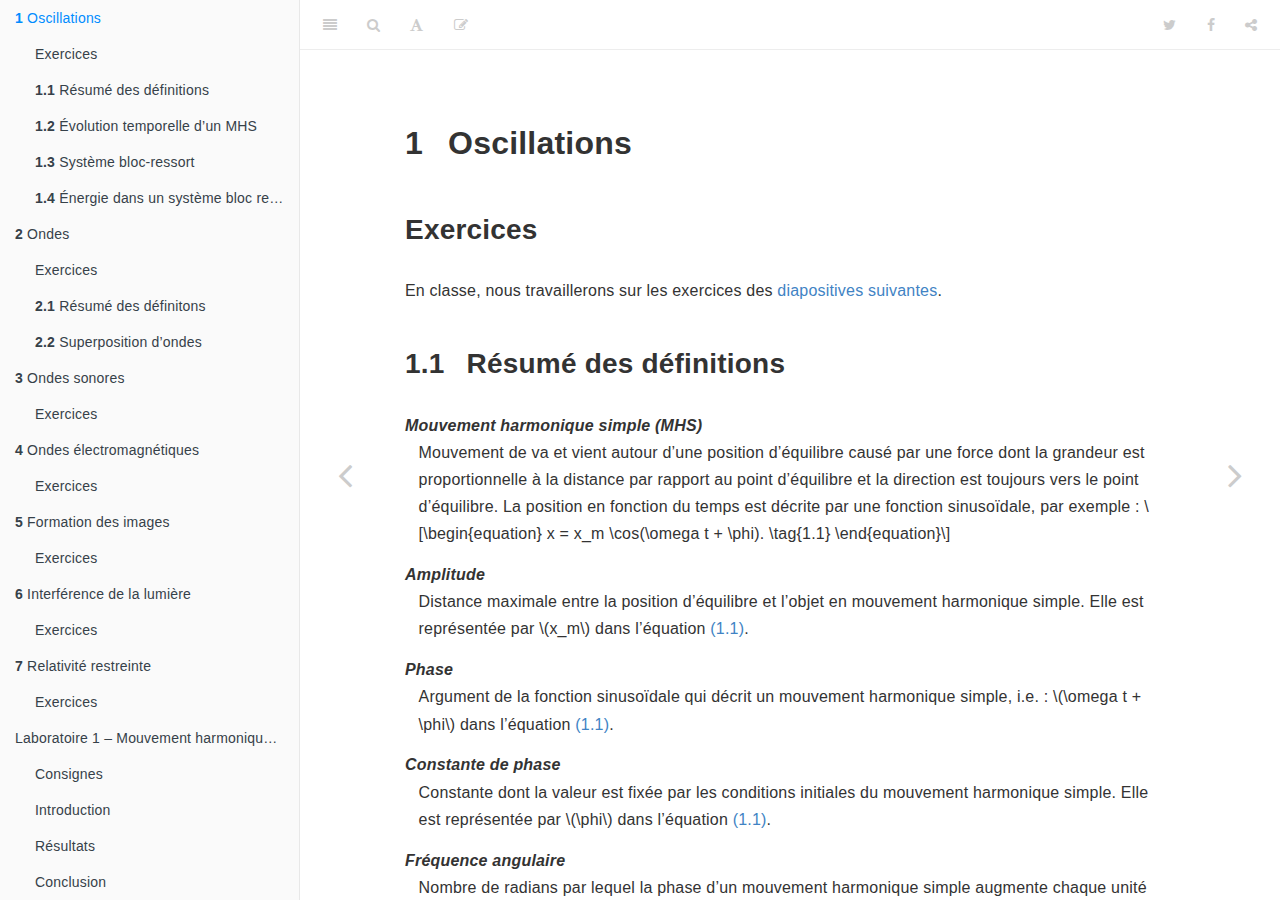
<file: docs/oscillations.html>
<!DOCTYPE html>
<html  lang="fr">

<head>

  <meta charset="UTF-8">
  <meta http-equiv="X-UA-Compatible" content="IE=edge">
  <title>1 Oscillations | Ondes, optique et physique moderne</title>
  <meta name="description" content="Notes de cours pour 203-NYC-05, automne 2018">
  <meta name="generator" content="bookdown  and GitBook 2.6.7">

  <meta property="og:title" content="1 Oscillations | Ondes, optique et physique moderne" />
  <meta property="og:type" content="book" />
  
  
  <meta property="og:description" content="Notes de cours pour 203-NYC-05, automne 2018" />
  <meta name="github-repo" content="loicseguin/nyc" />

  <meta name="twitter:card" content="summary" />
  <meta name="twitter:title" content="1 Oscillations | Ondes, optique et physique moderne" />
  
  <meta name="twitter:description" content="Notes de cours pour 203-NYC-05, automne 2018" />
  




  <meta name="viewport" content="width=device-width, initial-scale=1">
  <meta name="apple-mobile-web-app-capable" content="yes">
  <meta name="apple-mobile-web-app-status-bar-style" content="black">
  
  
<link rel="prev" href="rappels-de-trigonometrie.html">
<link rel="next" href="ondes.html">
<script src="libs/jquery-2.2.3/jquery.min.js"></script>
<link href="libs/gitbook-2.6.7/css/style.css" rel="stylesheet" />
<link href="libs/gitbook-2.6.7/css/plugin-table.css" rel="stylesheet" />
<link href="libs/gitbook-2.6.7/css/plugin-bookdown.css" rel="stylesheet" />
<link href="libs/gitbook-2.6.7/css/plugin-highlight.css" rel="stylesheet" />
<link href="libs/gitbook-2.6.7/css/plugin-search.css" rel="stylesheet" />
<link href="libs/gitbook-2.6.7/css/plugin-fontsettings.css" rel="stylesheet" />










<link rel="stylesheet" href="style.css" type="text/css" />
</head>

<body>



  <div class="book without-animation with-summary font-size-2 font-family-1" data-basepath=".">

    <div class="book-summary">
      <nav role="navigation">

<ul class="summary">
<li><a href="./">203-NYC-05</a></li>

<li class="divider"></li>
<li class="chapter" data-level="" data-path="index.html"><a href="index.html"><i class="fa fa-check"></i>Résumé du plan de cours</a></li>
<li class="chapter" data-level="" data-path="calendrier.html"><a href="calendrier.html"><i class="fa fa-check"></i>Calendrier</a></li>
<li class="chapter" data-level="" data-path="rappels-de-trigonometrie.html"><a href="rappels-de-trigonometrie.html"><i class="fa fa-check"></i>Rappels de trigonométrie</a><ul>
<li class="chapter" data-level="" data-path="rappels-de-trigonometrie.html"><a href="rappels-de-trigonometrie.html#rapports-trigonometriques"><i class="fa fa-check"></i>Rapports trigonométriques</a></li>
<li class="chapter" data-level="" data-path="rappels-de-trigonometrie.html"><a href="rappels-de-trigonometrie.html#cercle-unitaire-et-identites-trigonometriques"><i class="fa fa-check"></i>Cercle unitaire et identités trigonométriques</a></li>
<li class="chapter" data-level="" data-path="rappels-de-trigonometrie.html"><a href="rappels-de-trigonometrie.html#fonction-trigonometriques"><i class="fa fa-check"></i>Fonction trigonométriques</a></li>
<li class="chapter" data-level="" data-path="rappels-de-trigonometrie.html"><a href="rappels-de-trigonometrie.html#fonctions-trigonometriques-inverses"><i class="fa fa-check"></i>Fonctions trigonométriques inverses</a></li>
<li class="chapter" data-level="" data-path="rappels-de-trigonometrie.html"><a href="rappels-de-trigonometrie.html#exercices"><i class="fa fa-check"></i>Exercices</a></li>
</ul></li>
<li class="chapter" data-level="1" data-path="oscillations.html"><a href="oscillations.html"><i class="fa fa-check"></i><b>1</b> Oscillations</a><ul>
<li class="chapter" data-level="" data-path="oscillations.html"><a href="oscillations.html#exercices-1"><i class="fa fa-check"></i>Exercices</a></li>
<li class="chapter" data-level="1.1" data-path="oscillations.html"><a href="oscillations.html#resume-des-definitions"><i class="fa fa-check"></i><b>1.1</b> Résumé des définitions</a></li>
<li class="chapter" data-level="1.2" data-path="oscillations.html"><a href="oscillations.html#evolution-temporelle-dun-mhs"><i class="fa fa-check"></i><b>1.2</b> Évolution temporelle d’un MHS</a></li>
<li class="chapter" data-level="1.3" data-path="oscillations.html"><a href="oscillations.html#systeme-bloc-ressort"><i class="fa fa-check"></i><b>1.3</b> Système bloc-ressort</a></li>
<li class="chapter" data-level="1.4" data-path="oscillations.html"><a href="oscillations.html#energie-dans-un-systeme-bloc-ressort"><i class="fa fa-check"></i><b>1.4</b> Énergie dans un système bloc ressort</a></li>
</ul></li>
<li class="chapter" data-level="2" data-path="ondes.html"><a href="ondes.html"><i class="fa fa-check"></i><b>2</b> Ondes</a><ul>
<li class="chapter" data-level="" data-path="ondes.html"><a href="ondes.html#exercices-2"><i class="fa fa-check"></i>Exercices</a></li>
<li class="chapter" data-level="2.1" data-path="ondes.html"><a href="ondes.html#resume-des-definitons"><i class="fa fa-check"></i><b>2.1</b> Résumé des définitons</a></li>
<li class="chapter" data-level="2.2" data-path="ondes.html"><a href="ondes.html#superposition-dondes"><i class="fa fa-check"></i><b>2.2</b> Superposition d’ondes</a></li>
</ul></li>
<li class="chapter" data-level="3" data-path="ondes-sonores.html"><a href="ondes-sonores.html"><i class="fa fa-check"></i><b>3</b> Ondes sonores</a><ul>
<li class="chapter" data-level="" data-path="ondes-sonores.html"><a href="ondes-sonores.html#exercices-3"><i class="fa fa-check"></i>Exercices</a></li>
</ul></li>
<li class="chapter" data-level="4" data-path="ondes-electromagnetiques.html"><a href="ondes-electromagnetiques.html"><i class="fa fa-check"></i><b>4</b> Ondes électromagnétiques</a><ul>
<li class="chapter" data-level="" data-path="ondes-electromagnetiques.html"><a href="ondes-electromagnetiques.html#exercices-4"><i class="fa fa-check"></i>Exercices</a></li>
</ul></li>
<li class="chapter" data-level="5" data-path="formation-des-images.html"><a href="formation-des-images.html"><i class="fa fa-check"></i><b>5</b> Formation des images</a><ul>
<li class="chapter" data-level="" data-path="formation-des-images.html"><a href="formation-des-images.html#exercices-5"><i class="fa fa-check"></i>Exercices</a></li>
</ul></li>
<li class="chapter" data-level="6" data-path="interference-de-la-lumiere.html"><a href="interference-de-la-lumiere.html"><i class="fa fa-check"></i><b>6</b> Interférence de la lumière</a><ul>
<li class="chapter" data-level="" data-path="interference-de-la-lumiere.html"><a href="interference-de-la-lumiere.html#exercices-6"><i class="fa fa-check"></i>Exercices</a></li>
</ul></li>
<li class="chapter" data-level="7" data-path="relativite-restreinte.html"><a href="relativite-restreinte.html"><i class="fa fa-check"></i><b>7</b> Relativité restreinte</a><ul>
<li class="chapter" data-level="" data-path="relativite-restreinte.html"><a href="relativite-restreinte.html#exercices-7"><i class="fa fa-check"></i>Exercices</a></li>
</ul></li>
<li class="chapter" data-level="" data-path="laboratoire-1-mouvement-harmonique-simple.html"><a href="laboratoire-1-mouvement-harmonique-simple.html"><i class="fa fa-check"></i>Laboratoire 1 – Mouvement harmonique simple</a><ul>
<li class="chapter" data-level="" data-path="laboratoire-1-mouvement-harmonique-simple.html"><a href="laboratoire-1-mouvement-harmonique-simple.html#consignes"><i class="fa fa-check"></i>Consignes</a></li>
<li class="chapter" data-level="" data-path="laboratoire-1-mouvement-harmonique-simple.html"><a href="laboratoire-1-mouvement-harmonique-simple.html#introduction"><i class="fa fa-check"></i>Introduction</a></li>
<li class="chapter" data-level="" data-path="laboratoire-1-mouvement-harmonique-simple.html"><a href="laboratoire-1-mouvement-harmonique-simple.html#resultats"><i class="fa fa-check"></i>Résultats</a></li>
<li class="chapter" data-level="" data-path="laboratoire-1-mouvement-harmonique-simple.html"><a href="laboratoire-1-mouvement-harmonique-simple.html#conclusion"><i class="fa fa-check"></i>Conclusion</a></li>
</ul></li>
<li class="chapter" data-level="" data-path="laboratoire-2-ondes-stationnaires-sur-une-corde.html"><a href="laboratoire-2-ondes-stationnaires-sur-une-corde.html"><i class="fa fa-check"></i>Laboratoire 2 – Ondes stationnaires sur une corde</a><ul>
<li class="chapter" data-level="" data-path="laboratoire-2-ondes-stationnaires-sur-une-corde.html"><a href="laboratoire-2-ondes-stationnaires-sur-une-corde.html#consignes-1"><i class="fa fa-check"></i>Consignes</a></li>
<li class="chapter" data-level="" data-path="laboratoire-2-ondes-stationnaires-sur-une-corde.html"><a href="laboratoire-2-ondes-stationnaires-sur-une-corde.html#introduction-1"><i class="fa fa-check"></i>Introduction</a></li>
<li class="chapter" data-level="" data-path="laboratoire-2-ondes-stationnaires-sur-une-corde.html"><a href="laboratoire-2-ondes-stationnaires-sur-une-corde.html#resultats-1"><i class="fa fa-check"></i>Résultats</a></li>
<li class="chapter" data-level="" data-path="laboratoire-2-ondes-stationnaires-sur-une-corde.html"><a href="laboratoire-2-ondes-stationnaires-sur-une-corde.html#conclusion-1"><i class="fa fa-check"></i>Conclusion</a></li>
</ul></li>
<li class="chapter" data-level="" data-path="laboratoire-3-lentille-convergente.html"><a href="laboratoire-3-lentille-convergente.html"><i class="fa fa-check"></i>Laboratoire 3 – Lentille convergente</a><ul>
<li class="chapter" data-level="" data-path="laboratoire-3-lentille-convergente.html"><a href="laboratoire-3-lentille-convergente.html#consignes-2"><i class="fa fa-check"></i>Consignes</a></li>
<li class="chapter" data-level="" data-path="laboratoire-3-lentille-convergente.html"><a href="laboratoire-3-lentille-convergente.html#introduction-2"><i class="fa fa-check"></i>Introduction</a></li>
<li class="chapter" data-level="" data-path="laboratoire-3-lentille-convergente.html"><a href="laboratoire-3-lentille-convergente.html#resultats-2"><i class="fa fa-check"></i>Résultats</a></li>
<li class="chapter" data-level="" data-path="laboratoire-3-lentille-convergente.html"><a href="laboratoire-3-lentille-convergente.html#conclusion-2"><i class="fa fa-check"></i>Conclusion</a></li>
</ul></li>
<li class="chapter" data-level="" data-path="laboratoire-6-effet-photoelectrique.html"><a href="laboratoire-6-effet-photoelectrique.html"><i class="fa fa-check"></i>Laboratoire 6 – Effet photoélectrique</a><ul>
<li class="chapter" data-level="" data-path="laboratoire-6-effet-photoelectrique.html"><a href="laboratoire-6-effet-photoelectrique.html#consignes-3"><i class="fa fa-check"></i>Consignes</a></li>
<li class="chapter" data-level="" data-path="laboratoire-6-effet-photoelectrique.html"><a href="laboratoire-6-effet-photoelectrique.html#introduction-3"><i class="fa fa-check"></i>Introduction</a></li>
<li class="chapter" data-level="" data-path="laboratoire-6-effet-photoelectrique.html"><a href="laboratoire-6-effet-photoelectrique.html#resultats-3"><i class="fa fa-check"></i>Résultats</a></li>
<li class="chapter" data-level="" data-path="laboratoire-6-effet-photoelectrique.html"><a href="laboratoire-6-effet-photoelectrique.html#conclusion-3"><i class="fa fa-check"></i>Conclusion</a></li>
</ul></li>
</ul>

      </nav>
    </div>

    <div class="book-body">
      <div class="body-inner">
        <div class="book-header" role="navigation">
          <h1>
            <i class="fa fa-circle-o-notch fa-spin"></i><a href="./">Ondes, optique et physique moderne</a>
          </h1>
        </div>

        <div class="page-wrapper" tabindex="-1" role="main">
          <div class="page-inner">

            <section class="normal" id="section-">
<div id="oscillations" class="section level1">
<h1><span class="header-section-number">1</span> Oscillations</h1>
<div id="exercices-1" class="section level2 unnumbered">
<h2>Exercices</h2>
<p>En classe, nous travaillerons sur les exercices des <a href="https://docs.google.com/presentation/d/1K3wUYffcH0Q8pshmT-csSTZUmDQt0aj7my9UdrElOso/edit?usp=sharing">diapositives
suivantes</a>.</p>
</div>
<div id="resume-des-definitions" class="section level2">
<h2><span class="header-section-number">1.1</span> Résumé des définitions</h2>
<dl>
<dt>Mouvement harmonique simple (MHS)</dt>
<dd>Mouvement de va et vient autour d’une position d’équilibre causé par une
force dont la grandeur est proportionnelle à la distance par rapport au point
d’équilibre et la direction est toujours vers le point d’équilibre. La position
en fonction du temps est décrite par une fonction sinusoïdale, par exemple :
<span class="math display" id="eq:mhs">\[\begin{equation}
  x = x_m \cos(\omega t + \phi).
  \tag{1.1}
\end{equation}\]</span>
</dd>
<dt>Amplitude</dt>
<dd>Distance maximale entre la position d’équilibre et l’objet en mouvement
harmonique simple. Elle est représentée par <span class="math inline">\(x_m\)</span> dans l’équation
<a href="oscillations.html#eq:mhs">(1.1)</a>.
</dd>
<dt>Phase</dt>
<dd>Argument de la fonction sinusoïdale qui décrit un mouvement harmonique
simple, i.e. : <span class="math inline">\(\omega t + \phi\)</span> dans l’équation <a href="oscillations.html#eq:mhs">(1.1)</a>.
</dd>
<dt>Constante de phase</dt>
<dd>Constante dont la valeur est fixée par les conditions initiales du mouvement
harmonique simple. Elle est représentée par <span class="math inline">\(\phi\)</span> dans l’équation
<a href="oscillations.html#eq:mhs">(1.1)</a>.
</dd>
<dt>Fréquence angulaire</dt>
<dd>Nombre de radians par lequel la phase d’un mouvement harmonique simple
augmente chaque unité de temps. Elle est représentée par <span class="math inline">\(\omega\)</span> dans
l’équation <a href="oscillations.html#eq:mhs">(1.1)</a>.
</dd>
<dt>Fréquence</dt>
<dd>Nombre d’aller-retour qu’un objet en mouvement harmonique simple effectue par
unité de temps. La fréquence <span class="math inline">\(f\)</span> est reliée à la fréquence angulaire par
<span class="math display">\[f = \frac{\omega}{2\pi}\]</span>
puisque un aller-retour correspond à une variation de phase de <span class="math inline">\(2\pi\)</span> radians.
</dd>
<dt>Période</dt>
<dd>Durée d’un aller-retour dans un mouvement harmonique simple. La période, <span class="math inline">\(T\)</span>,
est l’inverse de la fréquence donc
<span class="math display">\[T = \frac{1}{f} = \frac{2\pi}{\omega}.\]</span>
</dd>
</dl>
</div>
<div id="evolution-temporelle-dun-mhs" class="section level2">
<h2><span class="header-section-number">1.2</span> Évolution temporelle d’un MHS</h2>
<div>
<div class="figures" style="float: left">
<div id="figure1">

</div>
<div id="figure2">

</div>
<div id="figure3">

</div>
</div>
<div class="fctEquation" style="color: rgb(42, 119, 178)">
<p><span class="math inline">\(x(t) =\)</span> <span class="xmValue"></span> <span class="math inline">\(\cos(\)</span><span class="wValue"></span> <span class="math inline">\(t +\)</span>
<span class="phiValue"></span><span class="math inline">\()\)</span></p>
</div>
<div class="fctEquation" style="color: rgb(255, 127, 14)">
<p><span class="math inline">\(v_x(t) = -\)</span> <span class="vxmValue"></span> <span class="math inline">\(\sin(\)</span><span class="wValue"></span>
<span class="math inline">\(t +\)</span> <span class="phiValue"></span><span class="math inline">\()\)</span></p>
</div>
<div class="fctEquation" style="color: rgb(44, 160, 44)">
<p><span class="math inline">\(a_x(t) = -\)</span> <span class="axmValue"></span> <span class="math inline">\(\cos(\)</span><span class="wValue"></span>
<span class="math inline">\(t +\)</span> <span class="phiValue"></span><span class="math inline">\()\)</span></p>
</div>
<div class="controls">
<p>
<span style="display: inline-block; width: 30px"><span class="math inline">\(x_m\)</span></span>
<input id="xm" type="range" min="0" max="5" step="0.1" style="width: 120px;">
<br>
<span style="display: inline-block; width: 30px"><span class="math inline">\(\omega\)</span></span>
<input id="w" type="range" min="0" max="10" step="0.1" style="width: 120px;">
<br>
<span style="display: inline-block; width: 30px"><span class="math inline">\(\phi\)</span></span>
<input id="phi" type="range" min="-10" max="10" step="0.1" style="width: 120px;">
</p>
</div>
</div>
<script src="https://d3js.org/d3.v4.min.js"></script>
<script src="js/plot.js"></script>
<script>
var t = d3.range(0, 20, 0.05);
var x = t.map(function(d) { return Math.cos(d); });
var vx = t.map(function(d) { return -Math.sin(d); });
var ax = t.map(function(d) { return -Math.cos(d); });
var params = {xm: 1, w: 1, phi: 0, vxm: 1, axm: 1};
var plotx = lineChart()
    .yAxisLabel("x")
    .margins({top: 10, right: 20, bottom: 6, left: 60})
    .dimensions({width: 500, height:150})
    .xdomain([0, 20])
    .ydomain([-5, 5])
    .toggleZoom();
var plotv = lineChart()
    .yAxisLabel("vₓ")
    .margins({top: 10, right: 20, bottom: 6, left: 60})
    .dimensions({width: 500, height:150})
    .xdomain([0, 20])
    .ydomain([-8, 8])
    .colori(1)
    .toggleZoom();
var plota = lineChart()
    .xAxisLabel("t")
    .yAxisLabel("aₓ")
    .margins({top: 10, right: 20, bottom: 40, left: 60})
    .dimensions({width: 500, height:185})
    .xdomain([0, 20])
    .ydomain([-20, 20])
    .colori(2)
    .toggleZoom();
d3.select("#figure1")
    .data([d3.zip(t, x)])
    .call(plotx);
d3.select("#figure2")
    .data([d3.zip(t, vx)])
    .call(plotv);
d3.select("#figure3")
    .data([d3.zip(t, ax)])
    .call(plota);

function redraw() {
  x = t.map(function(d) {
    return params.xm * Math.cos(params.w * d + params.phi); });
  params.vxm = params.xm * params.w;
  params.axm = params.xm * Math.pow(params.w, 2);
  vx = t.map(function(d) {
    return -params.vxm * Math.sin(params.w * d + params.phi); });
  ax = t.map(function(d) {
    return -params.axm * Math.cos(params.w * d + params.phi); });
  plotx.update(d3.zip(t, x));
  plotv.update(d3.zip(t, vx));
  plota.update(d3.zip(t, ax));
}

function set_control(varName) {
  d3.selectAll("." + varName + "Value")
    .each(function(d) { d3.select(this).html(params[varName]); });
  document.getElementById(varName).value = params[varName];
  d3.select("#" + varName)
    .on("input", function() {
        params[varName] = +this.value;
        redraw();
        d3.selectAll("." + varName + "Value")
          .each(function(d) { d3.select(this).html(params[varName]); });
        d3.select(".vxmValue")
          .html(+params.vxm.toPrecision(4));
        d3.select(".axmValue")
          .html(+params.axm.toPrecision(4));
    });
}

set_control("xm")
set_control("w")
set_control("phi")
d3.select(".vxmValue")
  .html(+params.vxm.toPrecision(4));
d3.select(".axmValue")
  .html(+params.axm.toPrecision(4));
</script>
</div>
<div id="systeme-bloc-ressort" class="section level2">
<h2><span class="header-section-number">1.3</span> Système bloc-ressort</h2>
<p>Dans le cas d’un système composé d’un bloc de masse <span class="math inline">\(m\)</span> et d’un ressort dont la
constante de rappel est <span class="math inline">\(k\)</span>, la fréquence angulaire des oscillations du bloc
est donnée par
<span class="math display">\[\omega = \sqrt{\frac{k}{m}}.\]</span></p>
</div>
<div id="energie-dans-un-systeme-bloc-ressort" class="section level2">
<h2><span class="header-section-number">1.4</span> Énergie dans un système bloc ressort</h2>
<p>Le graphique suivant montre comment l’énergie potentielle et l’énergie
cinétique varient selon la position du bloc.</p>
<div class="figure">
<img src="images/energie-pos.png" alt="Énergie en fonction de la position" />
<p class="caption">Énergie en fonction de la position</p>
</div>
<p>La variation d’énergie potentielle et d’énergie cinétique est deux fois plus
rapide que la variation de position. C’est ce qui est illustré dans les
graphiques suivants.</p>
<div class="figure">
<img src="images/energie-temps.png" alt="Position et énergie en fonction du temps" />
<p class="caption">Position et énergie en fonction du temps</p>
</div>

</div>
</div>
            </section>

          </div>
        </div>
      </div>
<a href="rappels-de-trigonometrie.html" class="navigation navigation-prev " aria-label="Previous page"><i class="fa fa-angle-left"></i></a>
<a href="ondes.html" class="navigation navigation-next " aria-label="Next page"><i class="fa fa-angle-right"></i></a>
    </div>
  </div>
<script src="libs/gitbook-2.6.7/js/app.min.js"></script>
<script src="libs/gitbook-2.6.7/js/lunr.js"></script>
<script src="libs/gitbook-2.6.7/js/plugin-search.js"></script>
<script src="libs/gitbook-2.6.7/js/plugin-sharing.js"></script>
<script src="libs/gitbook-2.6.7/js/plugin-fontsettings.js"></script>
<script src="libs/gitbook-2.6.7/js/plugin-bookdown.js"></script>
<script src="libs/gitbook-2.6.7/js/jquery.highlight.js"></script>
<script>
gitbook.require(["gitbook"], function(gitbook) {
gitbook.start({
"sharing": {
"github": false,
"facebook": true,
"twitter": true,
"google": false,
"linkedin": false,
"weibo": false,
"instapaper": false,
"vk": false,
"all": ["facebook", "google", "twitter", "linkedin", "weibo", "instapaper"]
},
"fontsettings": {
"theme": "white",
"family": "sans",
"size": 2
},
"edit": {
"link": "https://github.com/loicseguin/nyc/edit/master/01-oscillations.Rmd",
"text": "Edit"
},
"history": {
"link": null,
"text": null
},
"download": null,
"toc": {
"collapse": "subsection"
}
});
});
</script>

<!-- dynamically load mathjax for compatibility with self-contained -->
<script>
  (function () {
    var script = document.createElement("script");
    script.type = "text/javascript";
    var src = "true";
    if (src === "" || src === "true") src = "https://mathjax.rstudio.com/latest/MathJax.js?config=TeX-MML-AM_CHTML";
    if (location.protocol !== "file:" && /^https?:/.test(src))
      src = src.replace(/^https?:/, '');
    script.src = src;
    document.getElementsByTagName("head")[0].appendChild(script);
  })();
</script>
</body>

</html>
</file>
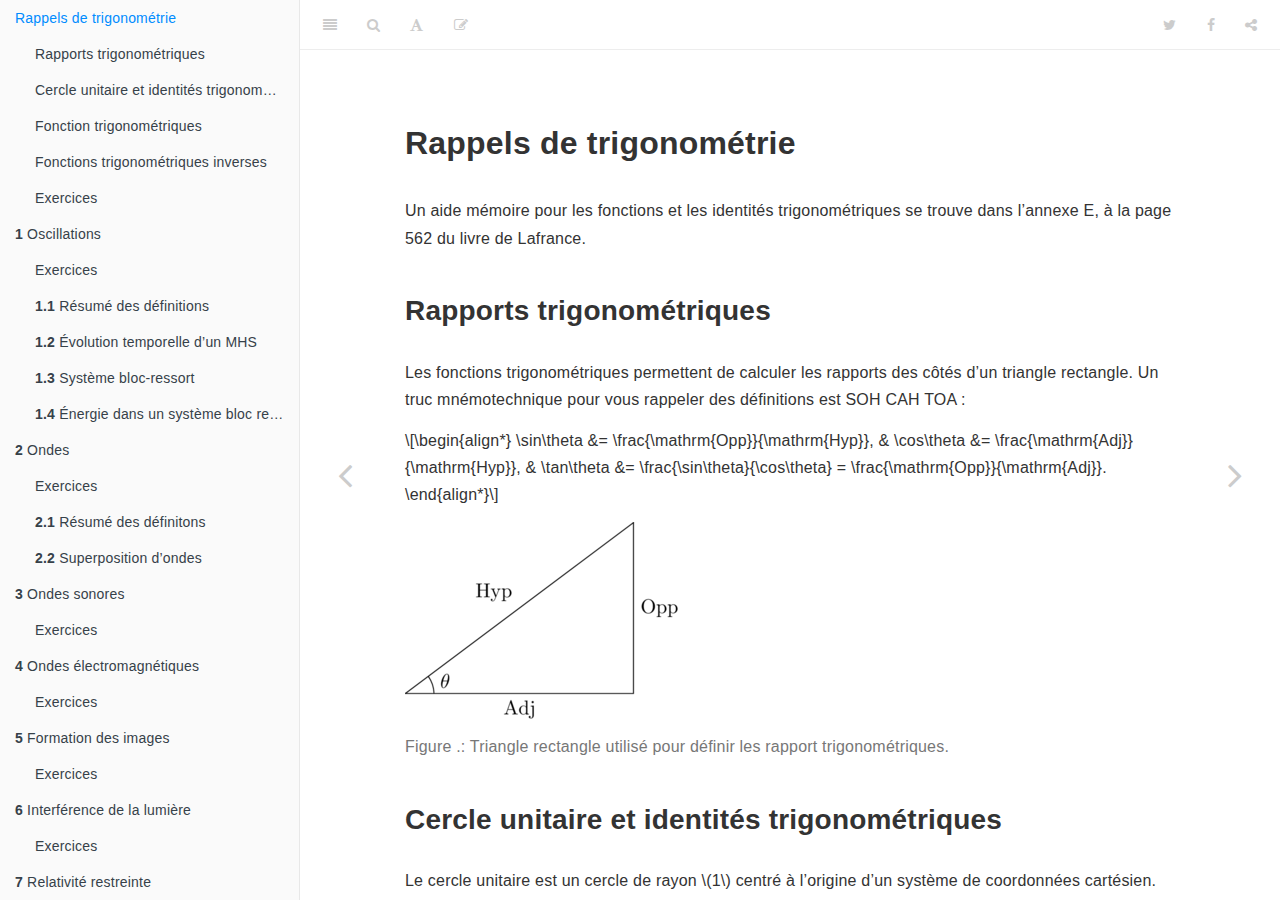
<file: docs/rappels-de-trigonometrie.html>
<!DOCTYPE html>
<html  lang="fr">

<head>

  <meta charset="UTF-8">
  <meta http-equiv="X-UA-Compatible" content="IE=edge">
  <title>Rappels de trigonométrie | Ondes, optique et physique moderne</title>
  <meta name="description" content="Notes de cours pour 203-NYC-05, automne 2018">
  <meta name="generator" content="bookdown  and GitBook 2.6.7">

  <meta property="og:title" content="Rappels de trigonométrie | Ondes, optique et physique moderne" />
  <meta property="og:type" content="book" />
  
  
  <meta property="og:description" content="Notes de cours pour 203-NYC-05, automne 2018" />
  <meta name="github-repo" content="loicseguin/nyc" />

  <meta name="twitter:card" content="summary" />
  <meta name="twitter:title" content="Rappels de trigonométrie | Ondes, optique et physique moderne" />
  
  <meta name="twitter:description" content="Notes de cours pour 203-NYC-05, automne 2018" />
  




  <meta name="viewport" content="width=device-width, initial-scale=1">
  <meta name="apple-mobile-web-app-capable" content="yes">
  <meta name="apple-mobile-web-app-status-bar-style" content="black">
  
  
<link rel="prev" href="calendrier.html">
<link rel="next" href="oscillations.html">
<script src="libs/jquery-2.2.3/jquery.min.js"></script>
<link href="libs/gitbook-2.6.7/css/style.css" rel="stylesheet" />
<link href="libs/gitbook-2.6.7/css/plugin-table.css" rel="stylesheet" />
<link href="libs/gitbook-2.6.7/css/plugin-bookdown.css" rel="stylesheet" />
<link href="libs/gitbook-2.6.7/css/plugin-highlight.css" rel="stylesheet" />
<link href="libs/gitbook-2.6.7/css/plugin-search.css" rel="stylesheet" />
<link href="libs/gitbook-2.6.7/css/plugin-fontsettings.css" rel="stylesheet" />










<link rel="stylesheet" href="style.css" type="text/css" />
</head>

<body>



  <div class="book without-animation with-summary font-size-2 font-family-1" data-basepath=".">

    <div class="book-summary">
      <nav role="navigation">

<ul class="summary">
<li><a href="./">203-NYC-05</a></li>

<li class="divider"></li>
<li class="chapter" data-level="" data-path="index.html"><a href="index.html"><i class="fa fa-check"></i>Résumé du plan de cours</a></li>
<li class="chapter" data-level="" data-path="calendrier.html"><a href="calendrier.html"><i class="fa fa-check"></i>Calendrier</a></li>
<li class="chapter" data-level="" data-path="rappels-de-trigonometrie.html"><a href="rappels-de-trigonometrie.html"><i class="fa fa-check"></i>Rappels de trigonométrie</a><ul>
<li class="chapter" data-level="" data-path="rappels-de-trigonometrie.html"><a href="rappels-de-trigonometrie.html#rapports-trigonometriques"><i class="fa fa-check"></i>Rapports trigonométriques</a></li>
<li class="chapter" data-level="" data-path="rappels-de-trigonometrie.html"><a href="rappels-de-trigonometrie.html#cercle-unitaire-et-identites-trigonometriques"><i class="fa fa-check"></i>Cercle unitaire et identités trigonométriques</a></li>
<li class="chapter" data-level="" data-path="rappels-de-trigonometrie.html"><a href="rappels-de-trigonometrie.html#fonction-trigonometriques"><i class="fa fa-check"></i>Fonction trigonométriques</a></li>
<li class="chapter" data-level="" data-path="rappels-de-trigonometrie.html"><a href="rappels-de-trigonometrie.html#fonctions-trigonometriques-inverses"><i class="fa fa-check"></i>Fonctions trigonométriques inverses</a></li>
<li class="chapter" data-level="" data-path="rappels-de-trigonometrie.html"><a href="rappels-de-trigonometrie.html#exercices"><i class="fa fa-check"></i>Exercices</a></li>
</ul></li>
<li class="chapter" data-level="1" data-path="oscillations.html"><a href="oscillations.html"><i class="fa fa-check"></i><b>1</b> Oscillations</a><ul>
<li class="chapter" data-level="" data-path="oscillations.html"><a href="oscillations.html#exercices-1"><i class="fa fa-check"></i>Exercices</a></li>
<li class="chapter" data-level="1.1" data-path="oscillations.html"><a href="oscillations.html#resume-des-definitions"><i class="fa fa-check"></i><b>1.1</b> Résumé des définitions</a></li>
<li class="chapter" data-level="1.2" data-path="oscillations.html"><a href="oscillations.html#evolution-temporelle-dun-mhs"><i class="fa fa-check"></i><b>1.2</b> Évolution temporelle d’un MHS</a></li>
<li class="chapter" data-level="1.3" data-path="oscillations.html"><a href="oscillations.html#systeme-bloc-ressort"><i class="fa fa-check"></i><b>1.3</b> Système bloc-ressort</a></li>
<li class="chapter" data-level="1.4" data-path="oscillations.html"><a href="oscillations.html#energie-dans-un-systeme-bloc-ressort"><i class="fa fa-check"></i><b>1.4</b> Énergie dans un système bloc ressort</a></li>
</ul></li>
<li class="chapter" data-level="2" data-path="ondes.html"><a href="ondes.html"><i class="fa fa-check"></i><b>2</b> Ondes</a><ul>
<li class="chapter" data-level="" data-path="ondes.html"><a href="ondes.html#exercices-2"><i class="fa fa-check"></i>Exercices</a></li>
<li class="chapter" data-level="2.1" data-path="ondes.html"><a href="ondes.html#resume-des-definitons"><i class="fa fa-check"></i><b>2.1</b> Résumé des définitons</a></li>
<li class="chapter" data-level="2.2" data-path="ondes.html"><a href="ondes.html#superposition-dondes"><i class="fa fa-check"></i><b>2.2</b> Superposition d’ondes</a></li>
</ul></li>
<li class="chapter" data-level="3" data-path="ondes-sonores.html"><a href="ondes-sonores.html"><i class="fa fa-check"></i><b>3</b> Ondes sonores</a><ul>
<li class="chapter" data-level="" data-path="ondes-sonores.html"><a href="ondes-sonores.html#exercices-3"><i class="fa fa-check"></i>Exercices</a></li>
</ul></li>
<li class="chapter" data-level="4" data-path="ondes-electromagnetiques.html"><a href="ondes-electromagnetiques.html"><i class="fa fa-check"></i><b>4</b> Ondes électromagnétiques</a><ul>
<li class="chapter" data-level="" data-path="ondes-electromagnetiques.html"><a href="ondes-electromagnetiques.html#exercices-4"><i class="fa fa-check"></i>Exercices</a></li>
</ul></li>
<li class="chapter" data-level="5" data-path="formation-des-images.html"><a href="formation-des-images.html"><i class="fa fa-check"></i><b>5</b> Formation des images</a><ul>
<li class="chapter" data-level="" data-path="formation-des-images.html"><a href="formation-des-images.html#exercices-5"><i class="fa fa-check"></i>Exercices</a></li>
</ul></li>
<li class="chapter" data-level="6" data-path="interference-de-la-lumiere.html"><a href="interference-de-la-lumiere.html"><i class="fa fa-check"></i><b>6</b> Interférence de la lumière</a><ul>
<li class="chapter" data-level="" data-path="interference-de-la-lumiere.html"><a href="interference-de-la-lumiere.html#exercices-6"><i class="fa fa-check"></i>Exercices</a></li>
</ul></li>
<li class="chapter" data-level="7" data-path="relativite-restreinte.html"><a href="relativite-restreinte.html"><i class="fa fa-check"></i><b>7</b> Relativité restreinte</a><ul>
<li class="chapter" data-level="" data-path="relativite-restreinte.html"><a href="relativite-restreinte.html#exercices-7"><i class="fa fa-check"></i>Exercices</a></li>
</ul></li>
<li class="chapter" data-level="" data-path="laboratoire-1-mouvement-harmonique-simple.html"><a href="laboratoire-1-mouvement-harmonique-simple.html"><i class="fa fa-check"></i>Laboratoire 1 – Mouvement harmonique simple</a><ul>
<li class="chapter" data-level="" data-path="laboratoire-1-mouvement-harmonique-simple.html"><a href="laboratoire-1-mouvement-harmonique-simple.html#consignes"><i class="fa fa-check"></i>Consignes</a></li>
<li class="chapter" data-level="" data-path="laboratoire-1-mouvement-harmonique-simple.html"><a href="laboratoire-1-mouvement-harmonique-simple.html#introduction"><i class="fa fa-check"></i>Introduction</a></li>
<li class="chapter" data-level="" data-path="laboratoire-1-mouvement-harmonique-simple.html"><a href="laboratoire-1-mouvement-harmonique-simple.html#resultats"><i class="fa fa-check"></i>Résultats</a></li>
<li class="chapter" data-level="" data-path="laboratoire-1-mouvement-harmonique-simple.html"><a href="laboratoire-1-mouvement-harmonique-simple.html#conclusion"><i class="fa fa-check"></i>Conclusion</a></li>
</ul></li>
<li class="chapter" data-level="" data-path="laboratoire-2-ondes-stationnaires-sur-une-corde.html"><a href="laboratoire-2-ondes-stationnaires-sur-une-corde.html"><i class="fa fa-check"></i>Laboratoire 2 – Ondes stationnaires sur une corde</a><ul>
<li class="chapter" data-level="" data-path="laboratoire-2-ondes-stationnaires-sur-une-corde.html"><a href="laboratoire-2-ondes-stationnaires-sur-une-corde.html#consignes-1"><i class="fa fa-check"></i>Consignes</a></li>
<li class="chapter" data-level="" data-path="laboratoire-2-ondes-stationnaires-sur-une-corde.html"><a href="laboratoire-2-ondes-stationnaires-sur-une-corde.html#introduction-1"><i class="fa fa-check"></i>Introduction</a></li>
<li class="chapter" data-level="" data-path="laboratoire-2-ondes-stationnaires-sur-une-corde.html"><a href="laboratoire-2-ondes-stationnaires-sur-une-corde.html#resultats-1"><i class="fa fa-check"></i>Résultats</a></li>
<li class="chapter" data-level="" data-path="laboratoire-2-ondes-stationnaires-sur-une-corde.html"><a href="laboratoire-2-ondes-stationnaires-sur-une-corde.html#conclusion-1"><i class="fa fa-check"></i>Conclusion</a></li>
</ul></li>
<li class="chapter" data-level="" data-path="laboratoire-3-lentille-convergente.html"><a href="laboratoire-3-lentille-convergente.html"><i class="fa fa-check"></i>Laboratoire 3 – Lentille convergente</a><ul>
<li class="chapter" data-level="" data-path="laboratoire-3-lentille-convergente.html"><a href="laboratoire-3-lentille-convergente.html#consignes-2"><i class="fa fa-check"></i>Consignes</a></li>
<li class="chapter" data-level="" data-path="laboratoire-3-lentille-convergente.html"><a href="laboratoire-3-lentille-convergente.html#introduction-2"><i class="fa fa-check"></i>Introduction</a></li>
<li class="chapter" data-level="" data-path="laboratoire-3-lentille-convergente.html"><a href="laboratoire-3-lentille-convergente.html#resultats-2"><i class="fa fa-check"></i>Résultats</a></li>
<li class="chapter" data-level="" data-path="laboratoire-3-lentille-convergente.html"><a href="laboratoire-3-lentille-convergente.html#conclusion-2"><i class="fa fa-check"></i>Conclusion</a></li>
</ul></li>
<li class="chapter" data-level="" data-path="laboratoire-6-effet-photoelectrique.html"><a href="laboratoire-6-effet-photoelectrique.html"><i class="fa fa-check"></i>Laboratoire 6 – Effet photoélectrique</a><ul>
<li class="chapter" data-level="" data-path="laboratoire-6-effet-photoelectrique.html"><a href="laboratoire-6-effet-photoelectrique.html#consignes-3"><i class="fa fa-check"></i>Consignes</a></li>
<li class="chapter" data-level="" data-path="laboratoire-6-effet-photoelectrique.html"><a href="laboratoire-6-effet-photoelectrique.html#introduction-3"><i class="fa fa-check"></i>Introduction</a></li>
<li class="chapter" data-level="" data-path="laboratoire-6-effet-photoelectrique.html"><a href="laboratoire-6-effet-photoelectrique.html#resultats-3"><i class="fa fa-check"></i>Résultats</a></li>
<li class="chapter" data-level="" data-path="laboratoire-6-effet-photoelectrique.html"><a href="laboratoire-6-effet-photoelectrique.html#conclusion-3"><i class="fa fa-check"></i>Conclusion</a></li>
</ul></li>
</ul>

      </nav>
    </div>

    <div class="book-body">
      <div class="body-inner">
        <div class="book-header" role="navigation">
          <h1>
            <i class="fa fa-circle-o-notch fa-spin"></i><a href="./">Ondes, optique et physique moderne</a>
          </h1>
        </div>

        <div class="page-wrapper" tabindex="-1" role="main">
          <div class="page-inner">

            <section class="normal" id="section-">
<div id="rappels-de-trigonometrie" class="section level1 unnumbered">
<h1>Rappels de trigonométrie</h1>
<p>Un aide mémoire pour les fonctions et les identités trigonométriques se trouve
dans l’annexe E, à la page 562 du livre de Lafrance.</p>
<div id="rapports-trigonometriques" class="section level2 unnumbered">
<h2>Rapports trigonométriques</h2>
<p>Les fonctions trigonométriques permettent de calculer les rapports des côtés
d’un triangle rectangle. Un truc mnémotechnique pour vous rappeler des
définitions est SOH CAH TOA :</p>
<p><span class="math display">\[\begin{align*}
\sin\theta &amp;= \frac{\mathrm{Opp}}{\mathrm{Hyp}}, &amp;
\cos\theta &amp;= \frac{\mathrm{Adj}}{\mathrm{Hyp}}, &amp;
\tan\theta &amp;= \frac{\sin\theta}{\cos\theta} = \frac{\mathrm{Opp}}{\mathrm{Adj}}.
\end{align*}\]</span></p>
<div class="figure"><span id="fig:triangle-rect"></span>
<img src="images/triangle-rect.png" alt="Triangle rectangle utilisé pour définir les rapport trigonométriques."  />
<p class="caption">
Figure .: Triangle rectangle utilisé pour définir les rapport trigonométriques.
</p>
</div>
</div>
<div id="cercle-unitaire-et-identites-trigonometriques" class="section level2 unnumbered">
<h2>Cercle unitaire et identités trigonométriques</h2>
<p>Le cercle unitaire est un cercle de rayon <span class="math inline">\(1\)</span> centré à l’origine d’un système
de coordonnées cartésien. L’angle correspondant à un point sur le cercle est
entre l’axe des <span class="math inline">\(x\)</span> positifs et un segment de droite reliant l’origine au
point. Les coordonnées de ce point sont le cosinus et le sinus de l’angle
correspondant. Par convention, un angle mesuré en tournant dans le sens
anti-horaire est positif alors qu’un angle mesuré en tournant dans le sens
horaire est négatif.</p>
<div class="figure"><span id="fig:cercle-trigo"></span>
<img src="images/cercle-trigo.png" alt="Cercle unitaire."  />
<p class="caption">
Figure .: Cercle unitaire.
</p>
</div>
<p>Si on compare les deux triangles identifiés dans la figure ci-dessous, on
constate qu’ils sont identiques et que le côté long du triangle vert
correspond à <span class="math inline">\(\cos\theta\)</span> alors que le côté long du triangle bleu correspond à
<span class="math inline">\(\sin(\theta + \pi/2)\)</span>. Par conséquent</p>
<p><span class="math display">\[\sin(\theta + \pi/2) = \cos\theta.\]</span></p>
<div class="figure"><span id="fig:identite-sin-plus90"></span>
<img src="images/identite-sin-plus90.png" alt="Lien entre le sinus et le cosinus de deux angles qui diffèrent de 90 degrés."  />
<p class="caption">
Figure .: Lien entre le sinus et le cosinus de deux angles qui diffèrent de 90 degrés.
</p>
</div>
<p>En appliquant le théorème de Pythagore à un triangle rectangle inscrit dans le
cercle trigonométrique, on obtient directement l’identité suivante :</p>
<p><span class="math display">\[\cos^2\theta + \sin^2\theta = 1\]</span></p>
</div>
<div id="fonction-trigonometriques" class="section level2 unnumbered">
<h2>Fonction trigonométriques</h2>
<p>Vous pouvez consulter le site
<a href="https://www.alloprof.qc.ca/bv/pages/m1459.aspx">alloprof</a> pour avoir accès à
plusieurs pages de révision sur les fonctions trigonométriques. Ici, je me
contente de vous rappeler brièvement les points les plus importants.</p>
<p>En mathématique, vous avez probablement vu la forme canonique de la fonction
cosinus :
<span class="math display">\[f(x) = a \cos(b(x - h)) + k.\]</span>
Le paramètre <span class="math inline">\(a\)</span> correspond à l’<strong>amplitude</strong>, le paramètre <span class="math inline">\(b\)</span> est relié à
la <strong>fréquence</strong>, le paramètre <span class="math inline">\(h\)</span> est le <strong>décalage horizontal</strong> de la
fonction et le paramètre <span class="math inline">\(k\)</span> est le <strong>décalage vertical</strong> de la fonction.
Dans le cours de physique, nous utiliserons des noms légèrement différents pour
ces paramètres et ils seront associés à des significations physiques précises.
Nous en reparlerons en détail dans les deux premiers chapitres du cours.</p>
<div id="figure1">

</div>
<div class="fctEquation" style="color: rgb(253, 125, 28)">
<p><span class="math inline">\(f(x) =\)</span> <span id="aValue"></span> <span class="math inline">\(\cos(\)</span> <span id="bValue"></span> <span class="math inline">\((x -\)</span>
<span id="hValue"></span> <span class="math inline">\()) +\)</span> <span id="kValue"></span></p>
</div>
<div class="fctEquation" style="color: rgb(42, 119, 178)">
<p><span class="math inline">\(g(x) = \cos(x)\)</span></p>
</div>
<div class="controls">
<p>
<span class="math inline">\(a\)</span> <input id="a" type="range" min="0" max="5" step="0.1"
style="width: 120px;">
<br>
<span class="math inline">\(b\)</span> <input id="b" type="range" min="0" max="10" step="0.1"
style="width: 120px;">
<br>
<span class="math inline">\(h\)</span> <input id="h" type="range" min="-10" max="10" step="0.1"
style="width: 120px;">
<br>
<span class="math inline">\(k\)</span> <input id="k" type="range" min="-10" max="10" step="0.1"
style="width: 120px;">
</p>
</div>
<script src="https://d3js.org/d3.v4.min.js"></script>
<script src="js/plot.js"></script>
<script>
var x = d3.range(-10, 35, 0.05);
var y = x.map(function(d) { return Math.cos(d); });
var params = {a: 1, b: 1, h: 0, k: 0};
var plot = lineChart()
    .xAxisLabel("x")
    .yAxisLabel("y")
    .margins({top: 10, right: 20, bottom: 40, left: 60})
    .xdomain([0, 20])
    .ydomain([-5, 5])
    .toggleZoom();
d3.select("#figure1")
    .data([d3.zip(x, y)])
    .call(plot);
d3.select("#figure1")
    .data([d3.zip(x, y)])
    .call(plot);

function redraw() {
  y = x.map(function(d) {
    return params.a * Math.cos(params.b * (d - params.h)) + params.k; });
  plot.update(d3.zip(x, y), "#line1");
}

function set_control(varName) {
  d3.select("#" + varName + "Value")
    .html(params[varName]);
  document.getElementById(varName).value = params[varName];
  d3.select("#" + varName)
    .on("input", function() {
        params[varName] = +this.value;
        redraw();
        d3.select("#" + varName + "Value")
          .html(this.value);
    });
}

set_control("a")
set_control("b")
set_control("h")
set_control("k")
</script>
</div>
<div id="fonctions-trigonometriques-inverses" class="section level2 unnumbered">
<h2>Fonctions trigonométriques inverses</h2>
<p>Les fonctions trigonométriques inverses permettent d’obtenir un angle à partir
de la valeur d’un rapport trigonométrique.</p>
<p><span class="math display">\[\begin{align*}
\arccos x = \theta \;\mathrm{ssi}\; &amp; x = \cos\theta \\
                                  &amp; \mathrm{et}\; \theta \in [0, \pi]
\end{align*}\]</span></p>
<p><span class="math display">\[\begin{align*}
\arcsin y = \theta \;\mathrm{ssi}\; &amp; y = \sin\theta \\
                                  &amp; \mathrm{et}\; \theta \in [-\pi/2, \pi/2]
\end{align*}\]</span></p>
<p><span class="math display">\[\begin{align*}
\arctan z = \theta \;\mathrm{ssi}\; &amp; z = \tan\theta \\
                                  &amp; \mathrm{et}\; \theta \in [-\pi/2, \pi/2]
\end{align*}\]</span></p>
<p>Les fonctions trigonométriques inverses ne donnent qu’un seul angle. Il faut
utiliser le cercle trigonométrique pour déterminer les autres angles
admissibles.</p>
<p><strong>Deux angles avec le même cosinus</strong></p>
<p>Les deux angles entre 0 et <span class="math inline">\(2\pi\)</span> qui donnent le même cosinus ont la même
coordonnée en <span class="math inline">\(x\)</span>. Par conséquent, si <span class="math inline">\(\arccos x = \theta\)</span>, alors un autre
angle qui a le même cosinus peut-être obtenu par <span class="math inline">\(2\pi - \theta\)</span>.</p>
<div class="figure"><span id="fig:arccosfig"></span>
<img src="images/arccos.png" alt="Deux angles avec le même cosinus."  />
<p class="caption">
Figure .: Deux angles avec le même cosinus.
</p>
</div>
<p><strong>Deux angles avec le même sinus</strong></p>
<p>Les deux angles entre 0 et <span class="math inline">\(2\pi\)</span> qui donnent le même sinus ont la même
coordonnée en <span class="math inline">\(y\)</span>. Par conséquent, si <span class="math inline">\(\arcsin y = \theta\)</span>, alors un autre
angle qui a le même sinus peut-être obtenu par <span class="math inline">\(\pi - \theta\)</span>.</p>
<div class="figure"><span id="fig:arcsinfig"></span>
<img src="images/arcsin.png" alt="Deux angles avec le même sinus."  />
<p class="caption">
Figure .: Deux angles avec le même sinus.
</p>
</div>
<p><strong>Deux angles avec la même tangente</strong></p>
<p>Les deux angles entre 0 et <span class="math inline">\(2\pi\)</span> qui donnent la même tangente ont le même
rapport des coordonnées en <span class="math inline">\(x\)</span> et en <span class="math inline">\(y\)</span>. Par conséquent, si <span class="math inline">\(\arctan z = \theta\)</span>, alors un autre angle qui a la même tangente peut-être obtenu par <span class="math inline">\(\pi + \theta\)</span>.</p>
<div class="figure"><span id="fig:arctanfig"></span>
<img src="images/arctan.png" alt="Deux angles avec la même tangente."  />
<p class="caption">
Figure .: Deux angles avec la même tangente.
</p>
</div>
</div>
<div id="exercices" class="section level2 unnumbered">
<h2>Exercices</h2>
<p>En classe, nous travaillerons sur les exercices des <a href="https://docs.google.com/presentation/d/1pWQlcBJXSkTjmbjgQj2xilU2toqLs8Gx9WYogpKoIA0/edit?usp=sharing">diapositives
suivantes</a></p>

</div>
</div>
            </section>

          </div>
        </div>
      </div>
<a href="calendrier.html" class="navigation navigation-prev " aria-label="Previous page"><i class="fa fa-angle-left"></i></a>
<a href="oscillations.html" class="navigation navigation-next " aria-label="Next page"><i class="fa fa-angle-right"></i></a>
    </div>
  </div>
<script src="libs/gitbook-2.6.7/js/app.min.js"></script>
<script src="libs/gitbook-2.6.7/js/lunr.js"></script>
<script src="libs/gitbook-2.6.7/js/plugin-search.js"></script>
<script src="libs/gitbook-2.6.7/js/plugin-sharing.js"></script>
<script src="libs/gitbook-2.6.7/js/plugin-fontsettings.js"></script>
<script src="libs/gitbook-2.6.7/js/plugin-bookdown.js"></script>
<script src="libs/gitbook-2.6.7/js/jquery.highlight.js"></script>
<script>
gitbook.require(["gitbook"], function(gitbook) {
gitbook.start({
"sharing": {
"github": false,
"facebook": true,
"twitter": true,
"google": false,
"linkedin": false,
"weibo": false,
"instapaper": false,
"vk": false,
"all": ["facebook", "google", "twitter", "linkedin", "weibo", "instapaper"]
},
"fontsettings": {
"theme": "white",
"family": "sans",
"size": 2
},
"edit": {
"link": "https://github.com/loicseguin/nyc/edit/master/00-trigonometrie.Rmd",
"text": "Edit"
},
"history": {
"link": null,
"text": null
},
"download": null,
"toc": {
"collapse": "subsection"
}
});
});
</script>

<!-- dynamically load mathjax for compatibility with self-contained -->
<script>
  (function () {
    var script = document.createElement("script");
    script.type = "text/javascript";
    var src = "true";
    if (src === "" || src === "true") src = "https://mathjax.rstudio.com/latest/MathJax.js?config=TeX-MML-AM_CHTML";
    if (location.protocol !== "file:" && /^https?:/.test(src))
      src = src.replace(/^https?:/, '');
    script.src = src;
    document.getElementsByTagName("head")[0].appendChild(script);
  })();
</script>
</body>

</html>
</file>
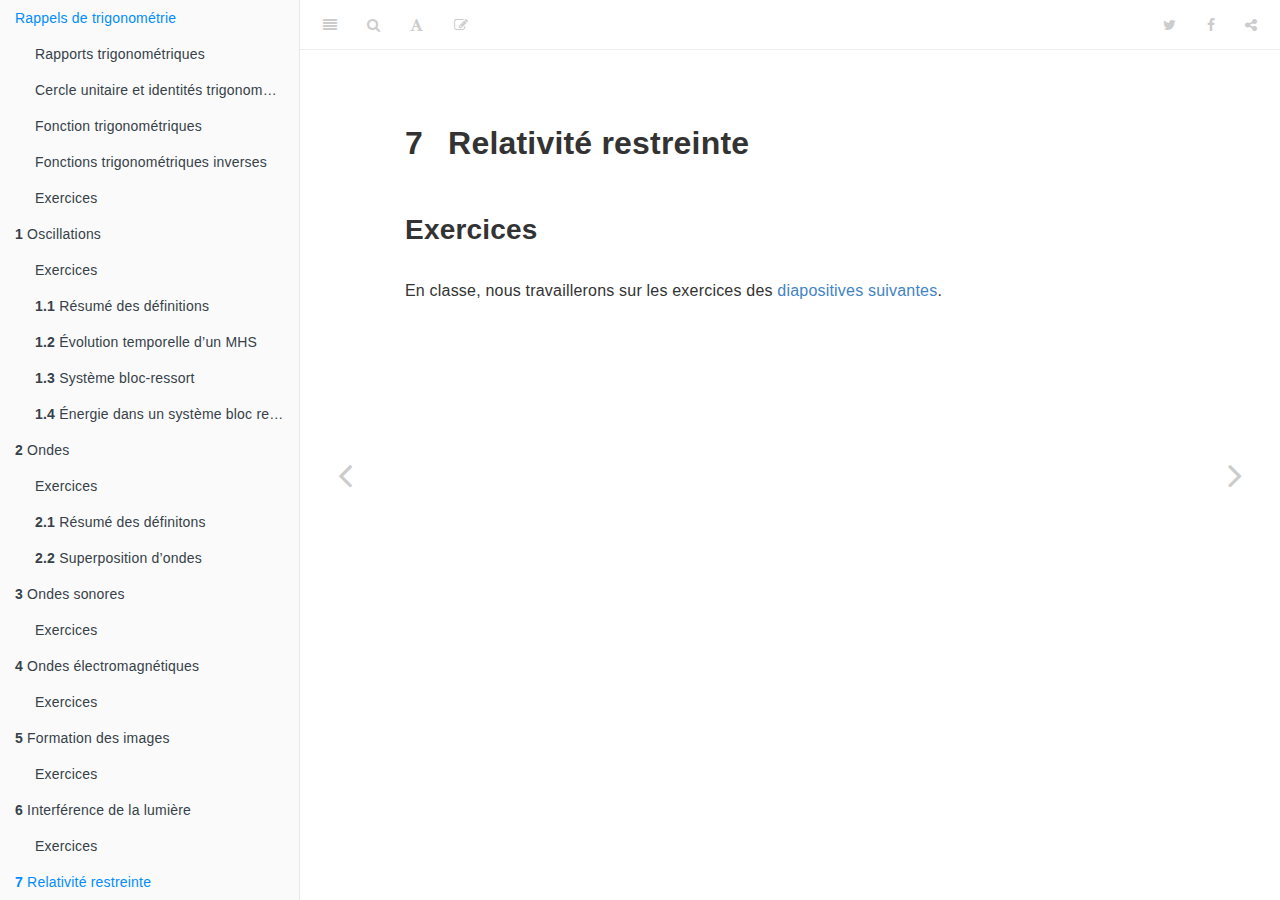
<file: docs/relativite-restreinte.html>
<!DOCTYPE html>
<html  lang="fr">

<head>

  <meta charset="UTF-8">
  <meta http-equiv="X-UA-Compatible" content="IE=edge">
  <title>7 Relativité restreinte | Ondes, optique et physique moderne</title>
  <meta name="description" content="Notes de cours pour 203-NYC-05, automne 2018">
  <meta name="generator" content="bookdown  and GitBook 2.6.7">

  <meta property="og:title" content="7 Relativité restreinte | Ondes, optique et physique moderne" />
  <meta property="og:type" content="book" />
  
  
  <meta property="og:description" content="Notes de cours pour 203-NYC-05, automne 2018" />
  <meta name="github-repo" content="loicseguin/nyc" />

  <meta name="twitter:card" content="summary" />
  <meta name="twitter:title" content="7 Relativité restreinte | Ondes, optique et physique moderne" />
  
  <meta name="twitter:description" content="Notes de cours pour 203-NYC-05, automne 2018" />
  




  <meta name="viewport" content="width=device-width, initial-scale=1">
  <meta name="apple-mobile-web-app-capable" content="yes">
  <meta name="apple-mobile-web-app-status-bar-style" content="black">
  
  
<link rel="prev" href="interference-de-la-lumiere.html">
<link rel="next" href="laboratoire-1-mouvement-harmonique-simple.html">
<script src="libs/jquery-2.2.3/jquery.min.js"></script>
<link href="libs/gitbook-2.6.7/css/style.css" rel="stylesheet" />
<link href="libs/gitbook-2.6.7/css/plugin-table.css" rel="stylesheet" />
<link href="libs/gitbook-2.6.7/css/plugin-bookdown.css" rel="stylesheet" />
<link href="libs/gitbook-2.6.7/css/plugin-highlight.css" rel="stylesheet" />
<link href="libs/gitbook-2.6.7/css/plugin-search.css" rel="stylesheet" />
<link href="libs/gitbook-2.6.7/css/plugin-fontsettings.css" rel="stylesheet" />










<link rel="stylesheet" href="style.css" type="text/css" />
</head>

<body>



  <div class="book without-animation with-summary font-size-2 font-family-1" data-basepath=".">

    <div class="book-summary">
      <nav role="navigation">

<ul class="summary">
<li><a href="./">203-NYC-05</a></li>

<li class="divider"></li>
<li class="chapter" data-level="" data-path="index.html"><a href="index.html"><i class="fa fa-check"></i>Résumé du plan de cours</a></li>
<li class="chapter" data-level="" data-path="calendrier.html"><a href="calendrier.html"><i class="fa fa-check"></i>Calendrier</a></li>
<li class="chapter" data-level="" data-path="rappels-de-trigonometrie.html"><a href="rappels-de-trigonometrie.html"><i class="fa fa-check"></i>Rappels de trigonométrie</a><ul>
<li class="chapter" data-level="" data-path="rappels-de-trigonometrie.html"><a href="rappels-de-trigonometrie.html#rapports-trigonometriques"><i class="fa fa-check"></i>Rapports trigonométriques</a></li>
<li class="chapter" data-level="" data-path="rappels-de-trigonometrie.html"><a href="rappels-de-trigonometrie.html#cercle-unitaire-et-identites-trigonometriques"><i class="fa fa-check"></i>Cercle unitaire et identités trigonométriques</a></li>
<li class="chapter" data-level="" data-path="rappels-de-trigonometrie.html"><a href="rappels-de-trigonometrie.html#fonction-trigonometriques"><i class="fa fa-check"></i>Fonction trigonométriques</a></li>
<li class="chapter" data-level="" data-path="rappels-de-trigonometrie.html"><a href="rappels-de-trigonometrie.html#fonctions-trigonometriques-inverses"><i class="fa fa-check"></i>Fonctions trigonométriques inverses</a></li>
<li class="chapter" data-level="" data-path="rappels-de-trigonometrie.html"><a href="rappels-de-trigonometrie.html#exercices"><i class="fa fa-check"></i>Exercices</a></li>
</ul></li>
<li class="chapter" data-level="1" data-path="oscillations.html"><a href="oscillations.html"><i class="fa fa-check"></i><b>1</b> Oscillations</a><ul>
<li class="chapter" data-level="" data-path="oscillations.html"><a href="oscillations.html#exercices-1"><i class="fa fa-check"></i>Exercices</a></li>
<li class="chapter" data-level="1.1" data-path="oscillations.html"><a href="oscillations.html#resume-des-definitions"><i class="fa fa-check"></i><b>1.1</b> Résumé des définitions</a></li>
<li class="chapter" data-level="1.2" data-path="oscillations.html"><a href="oscillations.html#evolution-temporelle-dun-mhs"><i class="fa fa-check"></i><b>1.2</b> Évolution temporelle d’un MHS</a></li>
<li class="chapter" data-level="1.3" data-path="oscillations.html"><a href="oscillations.html#systeme-bloc-ressort"><i class="fa fa-check"></i><b>1.3</b> Système bloc-ressort</a></li>
<li class="chapter" data-level="1.4" data-path="oscillations.html"><a href="oscillations.html#energie-dans-un-systeme-bloc-ressort"><i class="fa fa-check"></i><b>1.4</b> Énergie dans un système bloc ressort</a></li>
</ul></li>
<li class="chapter" data-level="2" data-path="ondes.html"><a href="ondes.html"><i class="fa fa-check"></i><b>2</b> Ondes</a><ul>
<li class="chapter" data-level="" data-path="ondes.html"><a href="ondes.html#exercices-2"><i class="fa fa-check"></i>Exercices</a></li>
<li class="chapter" data-level="2.1" data-path="ondes.html"><a href="ondes.html#resume-des-definitons"><i class="fa fa-check"></i><b>2.1</b> Résumé des définitons</a></li>
<li class="chapter" data-level="2.2" data-path="ondes.html"><a href="ondes.html#superposition-dondes"><i class="fa fa-check"></i><b>2.2</b> Superposition d’ondes</a></li>
</ul></li>
<li class="chapter" data-level="3" data-path="ondes-sonores.html"><a href="ondes-sonores.html"><i class="fa fa-check"></i><b>3</b> Ondes sonores</a><ul>
<li class="chapter" data-level="" data-path="ondes-sonores.html"><a href="ondes-sonores.html#exercices-3"><i class="fa fa-check"></i>Exercices</a></li>
</ul></li>
<li class="chapter" data-level="4" data-path="ondes-electromagnetiques.html"><a href="ondes-electromagnetiques.html"><i class="fa fa-check"></i><b>4</b> Ondes électromagnétiques</a><ul>
<li class="chapter" data-level="" data-path="ondes-electromagnetiques.html"><a href="ondes-electromagnetiques.html#exercices-4"><i class="fa fa-check"></i>Exercices</a></li>
</ul></li>
<li class="chapter" data-level="5" data-path="formation-des-images.html"><a href="formation-des-images.html"><i class="fa fa-check"></i><b>5</b> Formation des images</a><ul>
<li class="chapter" data-level="" data-path="formation-des-images.html"><a href="formation-des-images.html#exercices-5"><i class="fa fa-check"></i>Exercices</a></li>
</ul></li>
<li class="chapter" data-level="6" data-path="interference-de-la-lumiere.html"><a href="interference-de-la-lumiere.html"><i class="fa fa-check"></i><b>6</b> Interférence de la lumière</a><ul>
<li class="chapter" data-level="" data-path="interference-de-la-lumiere.html"><a href="interference-de-la-lumiere.html#exercices-6"><i class="fa fa-check"></i>Exercices</a></li>
</ul></li>
<li class="chapter" data-level="7" data-path="relativite-restreinte.html"><a href="relativite-restreinte.html"><i class="fa fa-check"></i><b>7</b> Relativité restreinte</a><ul>
<li class="chapter" data-level="" data-path="relativite-restreinte.html"><a href="relativite-restreinte.html#exercices-7"><i class="fa fa-check"></i>Exercices</a></li>
</ul></li>
<li class="chapter" data-level="" data-path="laboratoire-1-mouvement-harmonique-simple.html"><a href="laboratoire-1-mouvement-harmonique-simple.html"><i class="fa fa-check"></i>Laboratoire 1 – Mouvement harmonique simple</a><ul>
<li class="chapter" data-level="" data-path="laboratoire-1-mouvement-harmonique-simple.html"><a href="laboratoire-1-mouvement-harmonique-simple.html#consignes"><i class="fa fa-check"></i>Consignes</a></li>
<li class="chapter" data-level="" data-path="laboratoire-1-mouvement-harmonique-simple.html"><a href="laboratoire-1-mouvement-harmonique-simple.html#introduction"><i class="fa fa-check"></i>Introduction</a></li>
<li class="chapter" data-level="" data-path="laboratoire-1-mouvement-harmonique-simple.html"><a href="laboratoire-1-mouvement-harmonique-simple.html#resultats"><i class="fa fa-check"></i>Résultats</a></li>
<li class="chapter" data-level="" data-path="laboratoire-1-mouvement-harmonique-simple.html"><a href="laboratoire-1-mouvement-harmonique-simple.html#conclusion"><i class="fa fa-check"></i>Conclusion</a></li>
</ul></li>
<li class="chapter" data-level="" data-path="laboratoire-2-ondes-stationnaires-sur-une-corde.html"><a href="laboratoire-2-ondes-stationnaires-sur-une-corde.html"><i class="fa fa-check"></i>Laboratoire 2 – Ondes stationnaires sur une corde</a><ul>
<li class="chapter" data-level="" data-path="laboratoire-2-ondes-stationnaires-sur-une-corde.html"><a href="laboratoire-2-ondes-stationnaires-sur-une-corde.html#consignes-1"><i class="fa fa-check"></i>Consignes</a></li>
<li class="chapter" data-level="" data-path="laboratoire-2-ondes-stationnaires-sur-une-corde.html"><a href="laboratoire-2-ondes-stationnaires-sur-une-corde.html#introduction-1"><i class="fa fa-check"></i>Introduction</a></li>
<li class="chapter" data-level="" data-path="laboratoire-2-ondes-stationnaires-sur-une-corde.html"><a href="laboratoire-2-ondes-stationnaires-sur-une-corde.html#resultats-1"><i class="fa fa-check"></i>Résultats</a></li>
<li class="chapter" data-level="" data-path="laboratoire-2-ondes-stationnaires-sur-une-corde.html"><a href="laboratoire-2-ondes-stationnaires-sur-une-corde.html#conclusion-1"><i class="fa fa-check"></i>Conclusion</a></li>
</ul></li>
<li class="chapter" data-level="" data-path="laboratoire-3-lentille-convergente.html"><a href="laboratoire-3-lentille-convergente.html"><i class="fa fa-check"></i>Laboratoire 3 – Lentille convergente</a><ul>
<li class="chapter" data-level="" data-path="laboratoire-3-lentille-convergente.html"><a href="laboratoire-3-lentille-convergente.html#consignes-2"><i class="fa fa-check"></i>Consignes</a></li>
<li class="chapter" data-level="" data-path="laboratoire-3-lentille-convergente.html"><a href="laboratoire-3-lentille-convergente.html#introduction-2"><i class="fa fa-check"></i>Introduction</a></li>
<li class="chapter" data-level="" data-path="laboratoire-3-lentille-convergente.html"><a href="laboratoire-3-lentille-convergente.html#resultats-2"><i class="fa fa-check"></i>Résultats</a></li>
<li class="chapter" data-level="" data-path="laboratoire-3-lentille-convergente.html"><a href="laboratoire-3-lentille-convergente.html#conclusion-2"><i class="fa fa-check"></i>Conclusion</a></li>
</ul></li>
<li class="chapter" data-level="" data-path="laboratoire-6-effet-photoelectrique.html"><a href="laboratoire-6-effet-photoelectrique.html"><i class="fa fa-check"></i>Laboratoire 6 – Effet photoélectrique</a><ul>
<li class="chapter" data-level="" data-path="laboratoire-6-effet-photoelectrique.html"><a href="laboratoire-6-effet-photoelectrique.html#consignes-3"><i class="fa fa-check"></i>Consignes</a></li>
<li class="chapter" data-level="" data-path="laboratoire-6-effet-photoelectrique.html"><a href="laboratoire-6-effet-photoelectrique.html#introduction-3"><i class="fa fa-check"></i>Introduction</a></li>
<li class="chapter" data-level="" data-path="laboratoire-6-effet-photoelectrique.html"><a href="laboratoire-6-effet-photoelectrique.html#resultats-3"><i class="fa fa-check"></i>Résultats</a></li>
<li class="chapter" data-level="" data-path="laboratoire-6-effet-photoelectrique.html"><a href="laboratoire-6-effet-photoelectrique.html#conclusion-3"><i class="fa fa-check"></i>Conclusion</a></li>
</ul></li>
</ul>

      </nav>
    </div>

    <div class="book-body">
      <div class="body-inner">
        <div class="book-header" role="navigation">
          <h1>
            <i class="fa fa-circle-o-notch fa-spin"></i><a href="./">Ondes, optique et physique moderne</a>
          </h1>
        </div>

        <div class="page-wrapper" tabindex="-1" role="main">
          <div class="page-inner">

            <section class="normal" id="section-">
<div id="relativite-restreinte" class="section level1">
<h1><span class="header-section-number">7</span> Relativité restreinte</h1>
<div id="exercices-7" class="section level2 unnumbered">
<h2>Exercices</h2>
<p>En classe, nous travaillerons sur les exercices des <a href="./diapos/09-relativite-restreinte.pdf">diapositives
suivantes</a>.</p>

</div>
</div>
            </section>

          </div>
        </div>
      </div>
<a href="interference-de-la-lumiere.html" class="navigation navigation-prev " aria-label="Previous page"><i class="fa fa-angle-left"></i></a>
<a href="laboratoire-1-mouvement-harmonique-simple.html" class="navigation navigation-next " aria-label="Next page"><i class="fa fa-angle-right"></i></a>
    </div>
  </div>
<script src="libs/gitbook-2.6.7/js/app.min.js"></script>
<script src="libs/gitbook-2.6.7/js/lunr.js"></script>
<script src="libs/gitbook-2.6.7/js/plugin-search.js"></script>
<script src="libs/gitbook-2.6.7/js/plugin-sharing.js"></script>
<script src="libs/gitbook-2.6.7/js/plugin-fontsettings.js"></script>
<script src="libs/gitbook-2.6.7/js/plugin-bookdown.js"></script>
<script src="libs/gitbook-2.6.7/js/jquery.highlight.js"></script>
<script>
gitbook.require(["gitbook"], function(gitbook) {
gitbook.start({
"sharing": {
"github": false,
"facebook": true,
"twitter": true,
"google": false,
"linkedin": false,
"weibo": false,
"instapaper": false,
"vk": false,
"all": ["facebook", "google", "twitter", "linkedin", "weibo", "instapaper"]
},
"fontsettings": {
"theme": "white",
"family": "sans",
"size": 2
},
"edit": {
"link": "https://github.com/loicseguin/nyc/edit/master/09-relativite-restreinte.Rmd",
"text": "Edit"
},
"history": {
"link": null,
"text": null
},
"download": null,
"toc": {
"collapse": "subsection"
}
});
});
</script>

<!-- dynamically load mathjax for compatibility with self-contained -->
<script>
  (function () {
    var script = document.createElement("script");
    script.type = "text/javascript";
    var src = "true";
    if (src === "" || src === "true") src = "https://mathjax.rstudio.com/latest/MathJax.js?config=TeX-MML-AM_CHTML";
    if (location.protocol !== "file:" && /^https?:/.test(src))
      src = src.replace(/^https?:/, '');
    script.src = src;
    document.getElementsByTagName("head")[0].appendChild(script);
  })();
</script>
</body>

</html>
</file>
<file: docs/libs/gitbook-2.6.7/css/plugin-table.css>
.book .book-body .page-wrapper .page-inner section.normal table{display:table;width:100%;border-collapse:collapse;border-spacing:0;overflow:auto}.book .book-body .page-wrapper .page-inner section.normal table td,.book .book-body .page-wrapper .page-inner section.normal table th{padding:6px 13px;border:1px solid #ddd}.book .book-body .page-wrapper .page-inner section.normal table tr{background-color:#fff;border-top:1px solid #ccc}.book .book-body .page-wrapper .page-inner section.normal table tr:nth-child(2n){background-color:#f8f8f8}.book .book-body .page-wrapper .page-inner section.normal table th{font-weight:700}
</file>
<file: docs/libs/gitbook-2.6.7/css/plugin-bookdown.css>
.book .book-header h1 {
  padding-left: 20px;
  padding-right: 20px;
}
.book .book-header.fixed {
  position: fixed;
  right: 0;
  top: 0;
  left: 0;
  border-bottom: 1px solid rgba(0,0,0,.07);
}
span.search-highlight {
  background-color: #ffff88;
}
@media (min-width: 600px) {
  .book.with-summary .book-header.fixed {
    left: 300px;
  }
}
@media (max-width: 1240px) {
  .book .book-body.fixed {
    top: 50px;
  }
  .book .book-body.fixed .body-inner {
    top: auto;
  }
}
@media (max-width: 600px) {
  .book.with-summary .book-header.fixed {
    left: calc(100% - 60px);
    min-width: 300px;
  }
  .book.with-summary .book-body {
    transform: none;
    left: calc(100% - 60px);
    min-width: 300px;
  }
  .book .book-body.fixed {
    top: 0;
  }
}

.book .book-body.fixed .body-inner {
  top: 50px;
}
.book .book-body .page-wrapper .page-inner section.normal sub, .book .book-body .page-wrapper .page-inner section.normal sup {
  font-size: 85%;
}

@media print {
  .book .book-summary, .book .book-body .book-header, .fa {
    display: none !important;
  }
  .book .book-body.fixed {
    left: 0px;
  }
  .book .book-body,.book .book-body .body-inner, .book.with-summary {
    overflow: visible !important;
  }
}
.kable_wrapper {
  border-spacing: 20px 0;
  border-collapse: separate;
  border: none;
  margin: auto;
}
.kable_wrapper > tbody > tr > td {
  vertical-align: top;
}
.book .book-body .page-wrapper .page-inner section.normal table tr.header {
  border-top-width: 2px;
}
.book .book-body .page-wrapper .page-inner section.normal table tr:last-child td {
  border-bottom-width: 2px;
}
.book .book-body .page-wrapper .page-inner section.normal table td, .book .book-body .page-wrapper .page-inner section.normal table th {
  border-left: none;
  border-right: none;
}
.book .book-body .page-wrapper .page-inner section.normal table.kable_wrapper > tbody > tr, .book .book-body .page-wrapper .page-inner section.normal table.kable_wrapper > tbody > tr > td {
  border-top: none;
}
.book .book-body .page-wrapper .page-inner section.normal table.kable_wrapper > tbody > tr:last-child > td {
    border-bottom: none;
}

div.theorem, div.lemma, div.corollary, div.proposition, div.conjecture {
  font-style: italic;
}
span.theorem, span.lemma, span.corollary, span.proposition, span.conjecture {
  font-style: normal;
}
div.proof:after {
  content: "\25a2";
  float: right;
}
.header-section-number {
  padding-right: .5em;
}
</file>
<file: docs/libs/gitbook-2.6.7/css/plugin-highlight.css>
.book .book-body .page-wrapper .page-inner section.normal pre,
.book .book-body .page-wrapper .page-inner section.normal code {
  /* http://jmblog.github.com/color-themes-for-google-code-highlightjs */
  /* Tomorrow Comment */
  /* Tomorrow Red */
  /* Tomorrow Orange */
  /* Tomorrow Yellow */
  /* Tomorrow Green */
  /* Tomorrow Aqua */
  /* Tomorrow Blue */
  /* Tomorrow Purple */
}
.book .book-body .page-wrapper .page-inner section.normal pre .hljs-comment,
.book .book-body .page-wrapper .page-inner section.normal code .hljs-comment,
.book .book-body .page-wrapper .page-inner section.normal pre .hljs-title,
.book .book-body .page-wrapper .page-inner section.normal code .hljs-title {
  color: #8e908c;
}
.book .book-body .page-wrapper .page-inner section.normal pre .hljs-variable,
.book .book-body .page-wrapper .page-inner section.normal code .hljs-variable,
.book .book-body .page-wrapper .page-inner section.normal pre .hljs-attribute,
.book .book-body .page-wrapper .page-inner section.normal code .hljs-attribute,
.book .book-body .page-wrapper .page-inner section.normal pre .hljs-tag,
.book .book-body .page-wrapper .page-inner section.normal code .hljs-tag,
.book .book-body .page-wrapper .page-inner section.normal pre .hljs-regexp,
.book .book-body .page-wrapper .page-inner section.normal code .hljs-regexp,
.book .book-body .page-wrapper .page-inner section.normal pre .ruby .hljs-constant,
.book .book-body .page-wrapper .page-inner section.normal code .ruby .hljs-constant,
.book .book-body .page-wrapper .page-inner section.normal pre .xml .hljs-tag .hljs-title,
.book .book-body .page-wrapper .page-inner section.normal code .xml .hljs-tag .hljs-title,
.book .book-body .page-wrapper .page-inner section.normal pre .xml .hljs-pi,
.book .book-body .page-wrapper .page-inner section.normal code .xml .hljs-pi,
.book .book-body .page-wrapper .page-inner section.normal pre .xml .hljs-doctype,
.book .book-body .page-wrapper .page-inner section.normal code .xml .hljs-doctype,
.book .book-body .page-wrapper .page-inner section.normal pre .html .hljs-doctype,
.book .book-body .page-wrapper .page-inner section.normal code .html .hljs-doctype,
.book .book-body .page-wrapper .page-inner section.normal pre .css .hljs-id,
.book .book-body .page-wrapper .page-inner section.normal code .css .hljs-id,
.book .book-body .page-wrapper .page-inner section.normal pre .css .hljs-class,
.book .book-body .page-wrapper .page-inner section.normal code .css .hljs-class,
.book .book-body .page-wrapper .page-inner section.normal pre .css .hljs-pseudo,
.book .book-body .page-wrapper .page-inner section.normal code .css .hljs-pseudo {
  color: #c82829;
}
.book .book-body .page-wrapper .page-inner section.normal pre .hljs-number,
.book .book-body .page-wrapper .page-inner section.normal code .hljs-number,
.book .book-body .page-wrapper .page-inner section.normal pre .hljs-preprocessor,
.book .book-body .page-wrapper .page-inner section.normal code .hljs-preprocessor,
.book .book-body .page-wrapper .page-inner section.normal pre .hljs-pragma,
.book .book-body .page-wrapper .page-inner section.normal code .hljs-pragma,
.book .book-body .page-wrapper .page-inner section.normal pre .hljs-built_in,
.book .book-body .page-wrapper .page-inner section.normal code .hljs-built_in,
.book .book-body .page-wrapper .page-inner section.normal pre .hljs-literal,
.book .book-body .page-wrapper .page-inner section.normal code .hljs-literal,
.book .book-body .page-wrapper .page-inner section.normal pre .hljs-params,
.book .book-body .page-wrapper .page-inner section.normal code .hljs-params,
.book .book-body .page-wrapper .page-inner section.normal pre .hljs-constant,
.book .book-body .page-wrapper .page-inner section.normal code .hljs-constant {
  color: #f5871f;
}
.book .book-body .page-wrapper .page-inner section.normal pre .ruby .hljs-class .hljs-title,
.book .book-body .page-wrapper .page-inner section.normal code .ruby .hljs-class .hljs-title,
.book .book-body .page-wrapper .page-inner section.normal pre .css .hljs-rules .hljs-attribute,
.book .book-body .page-wrapper .page-inner section.normal code .css .hljs-rules .hljs-attribute {
  color: #eab700;
}
.book .book-body .page-wrapper .page-inner section.normal pre .hljs-string,
.book .book-body .page-wrapper .page-inner section.normal code .hljs-string,
.book .book-body .page-wrapper .page-inner section.normal pre .hljs-value,
.book .book-body .page-wrapper .page-inner section.normal code .hljs-value,
.book .book-body .page-wrapper .page-inner section.normal pre .hljs-inheritance,
.book .book-body .page-wrapper .page-inner section.normal code .hljs-inheritance,
.book .book-body .page-wrapper .page-inner section.normal pre .hljs-header,
.book .book-body .page-wrapper .page-inner section.normal code .hljs-header,
.book .book-body .page-wrapper .page-inner section.normal pre .ruby .hljs-symbol,
.book .book-body .page-wrapper .page-inner section.normal code .ruby .hljs-symbol,
.book .book-body .page-wrapper .page-inner section.normal pre .xml .hljs-cdata,
.book .book-body .page-wrapper .page-inner section.normal code .xml .hljs-cdata {
  color: #718c00;
}
.book .book-body .page-wrapper .page-inner section.normal pre .css .hljs-hexcolor,
.book .book-body .page-wrapper .page-inner section.normal code .css .hljs-hexcolor {
  color: #3e999f;
}
.book .book-body .page-wrapper .page-inner section.normal pre .hljs-function,
.book .book-body .page-wrapper .page-inner section.normal code .hljs-function,
.book .book-body .page-wrapper .page-inner section.normal pre .python .hljs-decorator,
.book .book-body .page-wrapper .page-inner section.normal code .python .hljs-decorator,
.book .book-body .page-wrapper .page-inner section.normal pre .python .hljs-title,
.book .book-body .page-wrapper .page-inner section.normal code .python .hljs-title,
.book .book-body .page-wrapper .page-inner section.normal pre .ruby .hljs-function .hljs-title,
.book .book-body .page-wrapper .page-inner section.normal code .ruby .hljs-function .hljs-title,
.book .book-body .page-wrapper .page-inner section.normal pre .ruby .hljs-title .hljs-keyword,
.book .book-body .page-wrapper .page-inner section.normal code .ruby .hljs-title .hljs-keyword,
.book .book-body .page-wrapper .page-inner section.normal pre .perl .hljs-sub,
.book .book-body .page-wrapper .page-inner section.normal code .perl .hljs-sub,
.book .book-body .page-wrapper .page-inner section.normal pre .javascript .hljs-title,
.book .book-body .page-wrapper .page-inner section.normal code .javascript .hljs-title,
.book .book-body .page-wrapper .page-inner section.normal pre .coffeescript .hljs-title,
.book .book-body .page-wrapper .page-inner section.normal code .coffeescript .hljs-title {
  color: #4271ae;
}
.book .book-body .page-wrapper .page-inner section.normal pre .hljs-keyword,
.book .book-body .page-wrapper .page-inner section.normal code .hljs-keyword,
.book .book-body .page-wrapper .page-inner section.normal pre .javascript .hljs-function,
.book .book-body .page-wrapper .page-inner section.normal code .javascript .hljs-function {
  color: #8959a8;
}
.book .book-body .page-wrapper .page-inner section.normal pre .hljs,
.book .book-body .page-wrapper .page-inner section.normal code .hljs {
  display: block;
  background: white;
  color: #4d4d4c;
  padding: 0.5em;
}
.book .book-body .page-wrapper .page-inner section.normal pre .coffeescript .javascript,
.book .book-body .page-wrapper .page-inner section.normal code .coffeescript .javascript,
.book .book-body .page-wrapper .page-inner section.normal pre .javascript .xml,
.book .book-body .page-wrapper .page-inner section.normal code .javascript .xml,
.book .book-body .page-wrapper .page-inner section.normal pre .tex .hljs-formula,
.book .book-body .page-wrapper .page-inner section.normal code .tex .hljs-formula,
.book .book-body .page-wrapper .page-inner section.normal pre .xml .javascript,
.book .book-body .page-wrapper .page-inner section.normal code .xml .javascript,
.book .book-body .page-wrapper .page-inner section.normal pre .xml .vbscript,
.book .book-body .page-wrapper .page-inner section.normal code .xml .vbscript,
.book .book-body .page-wrapper .page-inner section.normal pre .xml .css,
.book .book-body .page-wrapper .page-inner section.normal code .xml .css,
.book .book-body .page-wrapper .page-inner section.normal pre .xml .hljs-cdata,
.book .book-body .page-wrapper .page-inner section.normal code .xml .hljs-cdata {
  opacity: 0.5;
}
.book.color-theme-1 .book-body .page-wrapper .page-inner section.normal pre,
.book.color-theme-1 .book-body .page-wrapper .page-inner section.normal code {
  /*

Orginal Style from ethanschoonover.com/solarized (c) Jeremy Hull <sourdrums@gmail.com>

*/
  /* Solarized Green */
  /* Solarized Cyan */
  /* Solarized Blue */
  /* Solarized Yellow */
  /* Solarized Orange */
  /* Solarized Red */
  /* Solarized Violet */
}
.book.color-theme-1 .book-body .page-wrapper .page-inner section.normal pre .hljs,
.book.color-theme-1 .book-body .page-wrapper .page-inner section.normal code .hljs {
  display: block;
  padding: 0.5em;
  background: #fdf6e3;
  color: #657b83;
}
.book.color-theme-1 .book-body .page-wrapper .page-inner section.normal pre .hljs-comment,
.book.color-theme-1 .book-body .page-wrapper .page-inner section.normal code .hljs-comment,
.book.color-theme-1 .book-body .page-wrapper .page-inner section.normal pre .hljs-template_comment,
.book.color-theme-1 .book-body .page-wrapper .page-inner section.normal code .hljs-template_comment,
.book.color-theme-1 .book-body .page-wrapper .page-inner section.normal pre .diff .hljs-header,
.book.color-theme-1 .book-body .page-wrapper .page-inner section.normal code .diff .hljs-header,
.book.color-theme-1 .book-body .page-wrapper .page-inner section.normal pre .hljs-doctype,
.book.color-theme-1 .book-body .page-wrapper .page-inner section.normal code .hljs-doctype,
.book.color-theme-1 .book-body .page-wrapper .page-inner section.normal pre .hljs-pi,
.book.color-theme-1 .book-body .page-wrapper .page-inner section.normal code .hljs-pi,
.book.color-theme-1 .book-body .page-wrapper .page-inner section.normal pre .lisp .hljs-string,
.book.color-theme-1 .book-body .page-wrapper .page-inner section.normal code .lisp .hljs-string,
.book.color-theme-1 .book-body .page-wrapper .page-inner section.normal pre .hljs-javadoc,
.book.color-theme-1 .book-body .page-wrapper .page-inner section.normal code .hljs-javadoc {
  color: #93a1a1;
}
.book.color-theme-1 .book-body .page-wrapper .page-inner section.normal pre .hljs-keyword,
.book.color-theme-1 .book-body .page-wrapper .page-inner section.normal code .hljs-keyword,
.book.color-theme-1 .book-body .page-wrapper .page-inner section.normal pre .hljs-winutils,
.book.color-theme-1 .book-body .page-wrapper .page-inner section.normal code .hljs-winutils,
.book.color-theme-1 .book-body .page-wrapper .page-inner section.normal pre .method,
.book.color-theme-1 .book-body .page-wrapper .page-inner section.normal code .method,
.book.color-theme-1 .book-body .page-wrapper .page-inner section.normal pre .hljs-addition,
.book.color-theme-1 .book-body .page-wrapper .page-inner section.normal code .hljs-addition,
.book.color-theme-1 .book-body .page-wrapper .page-inner section.normal pre .css .hljs-tag,
.book.color-theme-1 .book-body .page-wrapper .page-inner section.normal code .css .hljs-tag,
.book.color-theme-1 .book-body .page-wrapper .page-inner section.normal pre .hljs-request,
.book.color-theme-1 .book-body .page-wrapper .page-inner section.normal code .hljs-request,
.book.color-theme-1 .book-body .page-wrapper .page-inner section.normal pre .hljs-status,
.book.color-theme-1 .book-body .page-wrapper .page-inner section.normal code .hljs-status,
.book.color-theme-1 .book-body .page-wrapper .page-inner section.normal pre .nginx .hljs-title,
.book.color-theme-1 .book-body .page-wrapper .page-inner section.normal code .nginx .hljs-title {
  color: #859900;
}
.book.color-theme-1 .book-body .page-wrapper .page-inner section.normal pre .hljs-number,
.book.color-theme-1 .book-body .page-wrapper .page-inner section.normal code .hljs-number,
.book.color-theme-1 .book-body .page-wrapper .page-inner section.normal pre .hljs-command,
.book.color-theme-1 .book-body .page-wrapper .page-inner section.normal code .hljs-command,
.book.color-theme-1 .book-body .page-wrapper .page-inner section.normal pre .hljs-string,
.book.color-theme-1 .book-body .page-wrapper .page-inner section.normal code .hljs-string,
.book.color-theme-1 .book-body .page-wrapper .page-inner section.normal pre .hljs-tag .hljs-value,
.book.color-theme-1 .book-body .page-wrapper .page-inner section.normal code .hljs-tag .hljs-value,
.book.color-theme-1 .book-body .page-wrapper .page-inner section.normal pre .hljs-rules .hljs-value,
.book.color-theme-1 .book-body .page-wrapper .page-inner section.normal code .hljs-rules .hljs-value,
.book.color-theme-1 .book-body .page-wrapper .page-inner section.normal pre .hljs-phpdoc,
.book.color-theme-1 .book-body .page-wrapper .page-inner section.normal code .hljs-phpdoc,
.book.color-theme-1 .book-body .page-wrapper .page-inner section.normal pre .tex .hljs-formula,
.book.color-theme-1 .book-body .page-wrapper .page-inner section.normal code .tex .hljs-formula,
.book.color-theme-1 .book-body .page-wrapper .page-inner section.normal pre .hljs-regexp,
.book.color-theme-1 .book-body .page-wrapper .page-inner section.normal code .hljs-regexp,
.book.color-theme-1 .book-body .page-wrapper .page-inner section.normal pre .hljs-hexcolor,
.book.color-theme-1 .book-body .page-wrapper .page-inner section.normal code .hljs-hexcolor,
.book.color-theme-1 .book-body .page-wrapper .page-inner section.normal pre .hljs-link_url,
.book.color-theme-1 .book-body .page-wrapper .page-inner section.normal code .hljs-link_url {
  color: #2aa198;
}
.book.color-theme-1 .book-body .page-wrapper .page-inner section.normal pre .hljs-title,
.book.color-theme-1 .book-body .page-wrapper .page-inner section.normal code .hljs-title,
.book.color-theme-1 .book-body .page-wrapper .page-inner section.normal pre .hljs-localvars,
.book.color-theme-1 .book-body .page-wrapper .page-inner section.normal code .hljs-localvars,
.book.color-theme-1 .book-body .page-wrapper .page-inner section.normal pre .hljs-chunk,
.book.color-theme-1 .book-body .page-wrapper .page-inner section.normal code .hljs-chunk,
.book.color-theme-1 .book-body .page-wrapper .page-inner section.normal pre .hljs-decorator,
.book.color-theme-1 .book-body .page-wrapper .page-inner section.normal code .hljs-decorator,
.book.color-theme-1 .book-body .page-wrapper .page-inner section.normal pre .hljs-built_in,
.book.color-theme-1 .book-body .page-wrapper .page-inner section.normal code .hljs-built_in,
.book.color-theme-1 .book-body .page-wrapper .page-inner section.normal pre .hljs-identifier,
.book.color-theme-1 .book-body .page-wrapper .page-inner section.normal code .hljs-identifier,
.book.color-theme-1 .book-body .page-wrapper .page-inner section.normal pre .vhdl .hljs-literal,
.book.color-theme-1 .book-body .page-wrapper .page-inner section.normal code .vhdl .hljs-literal,
.book.color-theme-1 .book-body .page-wrapper .page-inner section.normal pre .hljs-id,
.book.color-theme-1 .book-body .page-wrapper .page-inner section.normal code .hljs-id,
.book.color-theme-1 .book-body .page-wrapper .page-inner section.normal pre .css .hljs-function,
.book.color-theme-1 .book-body .page-wrapper .page-inner section.normal code .css .hljs-function {
  color: #268bd2;
}
.book.color-theme-1 .book-body .page-wrapper .page-inner section.normal pre .hljs-attribute,
.book.color-theme-1 .book-body .page-wrapper .page-inner section.normal code .hljs-attribute,
.book.color-theme-1 .book-body .page-wrapper .page-inner section.normal pre .hljs-variable,
.book.color-theme-1 .book-body .page-wrapper .page-inner section.normal code .hljs-variable,
.book.color-theme-1 .book-body .page-wrapper .page-inner section.normal pre .lisp .hljs-body,
.book.color-theme-1 .book-body .page-wrapper .page-inner section.normal code .lisp .hljs-body,
.book.color-theme-1 .book-body .page-wrapper .page-inner section.normal pre .smalltalk .hljs-number,
.book.color-theme-1 .book-body .page-wrapper .page-inner section.normal code .smalltalk .hljs-number,
.book.color-theme-1 .book-body .page-wrapper .page-inner section.normal pre .hljs-constant,
.book.color-theme-1 .book-body .page-wrapper .page-inner section.normal code .hljs-constant,
.book.color-theme-1 .book-body .page-wrapper .page-inner section.normal pre .hljs-class .hljs-title,
.book.color-theme-1 .book-body .page-wrapper .page-inner section.normal code .hljs-class .hljs-title,
.book.color-theme-1 .book-body .page-wrapper .page-inner section.normal pre .hljs-parent,
.book.color-theme-1 .book-body .page-wrapper .page-inner section.normal code .hljs-parent,
.book.color-theme-1 .book-body .page-wrapper .page-inner section.normal pre .haskell .hljs-type,
.book.color-theme-1 .book-body .page-wrapper .page-inner section.normal code .haskell .hljs-type,
.book.color-theme-1 .book-body .page-wrapper .page-inner section.normal pre .hljs-link_reference,
.book.color-theme-1 .book-body .page-wrapper .page-inner section.normal code .hljs-link_reference {
  color: #b58900;
}
.book.color-theme-1 .book-body .page-wrapper .page-inner section.normal pre .hljs-preprocessor,
.book.color-theme-1 .book-body .page-wrapper .page-inner section.normal code .hljs-preprocessor,
.book.color-theme-1 .book-body .page-wrapper .page-inner section.normal pre .hljs-preprocessor .hljs-keyword,
.book.color-theme-1 .book-body .page-wrapper .page-inner section.normal code .hljs-preprocessor .hljs-keyword,
.book.color-theme-1 .book-body .page-wrapper .page-inner section.normal pre .hljs-pragma,
.book.color-theme-1 .book-body .page-wrapper .page-inner section.normal code .hljs-pragma,
.book.color-theme-1 .book-body .page-wrapper .page-inner section.normal pre .hljs-shebang,
.book.color-theme-1 .book-body .page-wrapper .page-inner section.normal code .hljs-shebang,
.book.color-theme-1 .book-body .page-wrapper .page-inner section.normal pre .hljs-symbol,
.book.color-theme-1 .book-body .page-wrapper .page-inner section.normal code .hljs-symbol,
.book.color-theme-1 .book-body .page-wrapper .page-inner section.normal pre .hljs-symbol .hljs-string,
.book.color-theme-1 .book-body .page-wrapper .page-inner section.normal code .hljs-symbol .hljs-string,
.book.color-theme-1 .book-body .page-wrapper .page-inner section.normal pre .diff .hljs-change,
.book.color-theme-1 .book-body .page-wrapper .page-inner section.normal code .diff .hljs-change,
.book.color-theme-1 .book-body .page-wrapper .page-inner section.normal pre .hljs-special,
.book.color-theme-1 .book-body .page-wrapper .page-inner section.normal code .hljs-special,
.book.color-theme-1 .book-body .page-wrapper .page-inner section.normal pre .hljs-attr_selector,
.book.color-theme-1 .book-body .page-wrapper .page-inner section.normal code .hljs-attr_selector,
.book.color-theme-1 .book-body .page-wrapper .page-inner section.normal pre .hljs-subst,
.book.color-theme-1 .book-body .page-wrapper .page-inner section.normal code .hljs-subst,
.book.color-theme-1 .book-body .page-wrapper .page-inner section.normal pre .hljs-cdata,
.book.color-theme-1 .book-body .page-wrapper .page-inner section.normal code .hljs-cdata,
.book.color-theme-1 .book-body .page-wrapper .page-inner section.normal pre .clojure .hljs-title,
.book.color-theme-1 .book-body .page-wrapper .page-inner section.normal code .clojure .hljs-title,
.book.color-theme-1 .book-body .page-wrapper .page-inner section.normal pre .css .hljs-pseudo,
.book.color-theme-1 .book-body .page-wrapper .page-inner section.normal code .css .hljs-pseudo,
.book.color-theme-1 .book-body .page-wrapper .page-inner section.normal pre .hljs-header,
.book.color-theme-1 .book-body .page-wrapper .page-inner section.normal code .hljs-header {
  color: #cb4b16;
}
.book.color-theme-1 .book-body .page-wrapper .page-inner section.normal pre .hljs-deletion,
.book.color-theme-1 .book-body .page-wrapper .page-inner section.normal code .hljs-deletion,
.book.color-theme-1 .book-body .page-wrapper .page-inner section.normal pre .hljs-important,
.book.color-theme-1 .book-body .page-wrapper .page-inner section.normal code .hljs-important {
  color: #dc322f;
}
.book.color-theme-1 .book-body .page-wrapper .page-inner section.normal pre .hljs-link_label,
.book.color-theme-1 .book-body .page-wrapper .page-inner section.normal code .hljs-link_label {
  color: #6c71c4;
}
.book.color-theme-1 .book-body .page-wrapper .page-inner section.normal pre .tex .hljs-formula,
.book.color-theme-1 .book-body .page-wrapper .page-inner section.normal code .tex .hljs-formula {
  background: #eee8d5;
}
.book.color-theme-2 .book-body .page-wrapper .page-inner section.normal pre,
.book.color-theme-2 .book-body .page-wrapper .page-inner section.normal code {
  /* Tomorrow Night Bright Theme */
  /* Original theme - https://github.com/chriskempson/tomorrow-theme */
  /* http://jmblog.github.com/color-themes-for-google-code-highlightjs */
  /* Tomorrow Comment */
  /* Tomorrow Red */
  /* Tomorrow Orange */
  /* Tomorrow Yellow */
  /* Tomorrow Green */
  /* Tomorrow Aqua */
  /* Tomorrow Blue */
  /* Tomorrow Purple */
}
.book.color-theme-2 .book-body .page-wrapper .page-inner section.normal pre .hljs-comment,
.book.color-theme-2 .book-body .page-wrapper .page-inner section.normal code .hljs-comment,
.book.color-theme-2 .book-body .page-wrapper .page-inner section.normal pre .hljs-title,
.book.color-theme-2 .book-body .page-wrapper .page-inner section.normal code .hljs-title {
  color: #969896;
}
.book.color-theme-2 .book-body .page-wrapper .page-inner section.normal pre .hljs-variable,
.book.color-theme-2 .book-body .page-wrapper .page-inner section.normal code .hljs-variable,
.book.color-theme-2 .book-body .page-wrapper .page-inner section.normal pre .hljs-attribute,
.book.color-theme-2 .book-body .page-wrapper .page-inner section.normal code .hljs-attribute,
.book.color-theme-2 .book-body .page-wrapper .page-inner section.normal pre .hljs-tag,
.book.color-theme-2 .book-body .page-wrapper .page-inner section.normal code .hljs-tag,
.book.color-theme-2 .book-body .page-wrapper .page-inner section.normal pre .hljs-regexp,
.book.color-theme-2 .book-body .page-wrapper .page-inner section.normal code .hljs-regexp,
.book.color-theme-2 .book-body .page-wrapper .page-inner section.normal pre .ruby .hljs-constant,
.book.color-theme-2 .book-body .page-wrapper .page-inner section.normal code .ruby .hljs-constant,
.book.color-theme-2 .book-body .page-wrapper .page-inner section.normal pre .xml .hljs-tag .hljs-title,
.book.color-theme-2 .book-body .page-wrapper .page-inner section.normal code .xml .hljs-tag .hljs-title,
.book.color-theme-2 .book-body .page-wrapper .page-inner section.normal pre .xml .hljs-pi,
.book.color-theme-2 .book-body .page-wrapper .page-inner section.normal code .xml .hljs-pi,
.book.color-theme-2 .book-body .page-wrapper .page-inner section.normal pre .xml .hljs-doctype,
.book.color-theme-2 .book-body .page-wrapper .page-inner section.normal code .xml .hljs-doctype,
.book.color-theme-2 .book-body .page-wrapper .page-inner section.normal pre .html .hljs-doctype,
.book.color-theme-2 .book-body .page-wrapper .page-inner section.normal code .html .hljs-doctype,
.book.color-theme-2 .book-body .page-wrapper .page-inner section.normal pre .css .hljs-id,
.book.color-theme-2 .book-body .page-wrapper .page-inner section.normal code .css .hljs-id,
.book.color-theme-2 .book-body .page-wrapper .page-inner section.normal pre .css .hljs-class,
.book.color-theme-2 .book-body .page-wrapper .page-inner section.normal code .css .hljs-class,
.book.color-theme-2 .book-body .page-wrapper .page-inner section.normal pre .css .hljs-pseudo,
.book.color-theme-2 .book-body .page-wrapper .page-inner section.normal code .css .hljs-pseudo {
  color: #d54e53;
}
.book.color-theme-2 .book-body .page-wrapper .page-inner section.normal pre .hljs-number,
.book.color-theme-2 .book-body .page-wrapper .page-inner section.normal code .hljs-number,
.book.color-theme-2 .book-body .page-wrapper .page-inner section.normal pre .hljs-preprocessor,
.book.color-theme-2 .book-body .page-wrapper .page-inner section.normal code .hljs-preprocessor,
.book.color-theme-2 .book-body .page-wrapper .page-inner section.normal pre .hljs-pragma,
.book.color-theme-2 .book-body .page-wrapper .page-inner section.normal code .hljs-pragma,
.book.color-theme-2 .book-body .page-wrapper .page-inner section.normal pre .hljs-built_in,
.book.color-theme-2 .book-body .page-wrapper .page-inner section.normal code .hljs-built_in,
.book.color-theme-2 .book-body .page-wrapper .page-inner section.normal pre .hljs-literal,
.book.color-theme-2 .book-body .page-wrapper .page-inner section.normal code .hljs-literal,
.book.color-theme-2 .book-body .page-wrapper .page-inner section.normal pre .hljs-params,
.book.color-theme-2 .book-body .page-wrapper .page-inner section.normal code .hljs-params,
.book.color-theme-2 .book-body .page-wrapper .page-inner section.normal pre .hljs-constant,
.book.color-theme-2 .book-body .page-wrapper .page-inner section.normal code .hljs-constant {
  color: #e78c45;
}
.book.color-theme-2 .book-body .page-wrapper .page-inner section.normal pre .ruby .hljs-class .hljs-title,
.book.color-theme-2 .book-body .page-wrapper .page-inner section.normal code .ruby .hljs-class .hljs-title,
.book.color-theme-2 .book-body .page-wrapper .page-inner section.normal pre .css .hljs-rules .hljs-attribute,
.book.color-theme-2 .book-body .page-wrapper .page-inner section.normal code .css .hljs-rules .hljs-attribute {
  color: #e7c547;
}
.book.color-theme-2 .book-body .page-wrapper .page-inner section.normal pre .hljs-string,
.book.color-theme-2 .book-body .page-wrapper .page-inner section.normal code .hljs-string,
.book.color-theme-2 .book-body .page-wrapper .page-inner section.normal pre .hljs-value,
.book.color-theme-2 .book-body .page-wrapper .page-inner section.normal code .hljs-value,
.book.color-theme-2 .book-body .page-wrapper .page-inner section.normal pre .hljs-inheritance,
.book.color-theme-2 .book-body .page-wrapper .page-inner section.normal code .hljs-inheritance,
.book.color-theme-2 .book-body .page-wrapper .page-inner section.normal pre .hljs-header,
.book.color-theme-2 .book-body .page-wrapper .page-inner section.normal code .hljs-header,
.book.color-theme-2 .book-body .page-wrapper .page-inner section.normal pre .ruby .hljs-symbol,
.book.color-theme-2 .book-body .page-wrapper .page-inner section.normal code .ruby .hljs-symbol,
.book.color-theme-2 .book-body .page-wrapper .page-inner section.normal pre .xml .hljs-cdata,
.book.color-theme-2 .book-body .page-wrapper .page-inner section.normal code .xml .hljs-cdata {
  color: #b9ca4a;
}
.book.color-theme-2 .book-body .page-wrapper .page-inner section.normal pre .css .hljs-hexcolor,
.book.color-theme-2 .book-body .page-wrapper .page-inner section.normal code .css .hljs-hexcolor {
  color: #70c0b1;
}
.book.color-theme-2 .book-body .page-wrapper .page-inner section.normal pre .hljs-function,
.book.color-theme-2 .book-body .page-wrapper .page-inner section.normal code .hljs-function,
.book.color-theme-2 .book-body .page-wrapper .page-inner section.normal pre .python .hljs-decorator,
.book.color-theme-2 .book-body .page-wrapper .page-inner section.normal code .python .hljs-decorator,
.book.color-theme-2 .book-body .page-wrapper .page-inner section.normal pre .python .hljs-title,
.book.color-theme-2 .book-body .page-wrapper .page-inner section.normal code .python .hljs-title,
.book.color-theme-2 .book-body .page-wrapper .page-inner section.normal pre .ruby .hljs-function .hljs-title,
.book.color-theme-2 .book-body .page-wrapper .page-inner section.normal code .ruby .hljs-function .hljs-title,
.book.color-theme-2 .book-body .page-wrapper .page-inner section.normal pre .ruby .hljs-title .hljs-keyword,
.book.color-theme-2 .book-body .page-wrapper .page-inner section.normal code .ruby .hljs-title .hljs-keyword,
.book.color-theme-2 .book-body .page-wrapper .page-inner section.normal pre .perl .hljs-sub,
.book.color-theme-2 .book-body .page-wrapper .page-inner section.normal code .perl .hljs-sub,
.book.color-theme-2 .book-body .page-wrapper .page-inner section.normal pre .javascript .hljs-title,
.book.color-theme-2 .book-body .page-wrapper .page-inner section.normal code .javascript .hljs-title,
.book.color-theme-2 .book-body .page-wrapper .page-inner section.normal pre .coffeescript .hljs-title,
.book.color-theme-2 .book-body .page-wrapper .page-inner section.normal code .coffeescript .hljs-title {
  color: #7aa6da;
}
.book.color-theme-2 .book-body .page-wrapper .page-inner section.normal pre .hljs-keyword,
.book.color-theme-2 .book-body .page-wrapper .page-inner section.normal code .hljs-keyword,
.book.color-theme-2 .book-body .page-wrapper .page-inner section.normal pre .javascript .hljs-function,
.book.color-theme-2 .book-body .page-wrapper .page-inner section.normal code .javascript .hljs-function {
  color: #c397d8;
}
.book.color-theme-2 .book-body .page-wrapper .page-inner section.normal pre .hljs,
.book.color-theme-2 .book-body .page-wrapper .page-inner section.normal code .hljs {
  display: block;
  background: black;
  color: #eaeaea;
  padding: 0.5em;
}
.book.color-theme-2 .book-body .page-wrapper .page-inner section.normal pre .coffeescript .javascript,
.book.color-theme-2 .book-body .page-wrapper .page-inner section.normal code .coffeescript .javascript,
.book.color-theme-2 .book-body .page-wrapper .page-inner section.normal pre .javascript .xml,
.book.color-theme-2 .book-body .page-wrapper .page-inner section.normal code .javascript .xml,
.book.color-theme-2 .book-body .page-wrapper .page-inner section.normal pre .tex .hljs-formula,
.book.color-theme-2 .book-body .page-wrapper .page-inner section.normal code .tex .hljs-formula,
.book.color-theme-2 .book-body .page-wrapper .page-inner section.normal pre .xml .javascript,
.book.color-theme-2 .book-body .page-wrapper .page-inner section.normal code .xml .javascript,
.book.color-theme-2 .book-body .page-wrapper .page-inner section.normal pre .xml .vbscript,
.book.color-theme-2 .book-body .page-wrapper .page-inner section.normal code .xml .vbscript,
.book.color-theme-2 .book-body .page-wrapper .page-inner section.normal pre .xml .css,
.book.color-theme-2 .book-body .page-wrapper .page-inner section.normal code .xml .css,
.book.color-theme-2 .book-body .page-wrapper .page-inner section.normal pre .xml .hljs-cdata,
.book.color-theme-2 .book-body .page-wrapper .page-inner section.normal code .xml .hljs-cdata {
  opacity: 0.5;
}
</file>
<file: docs/libs/gitbook-2.6.7/css/plugin-search.css>
.book .book-summary .book-search {
  padding: 6px;
  background: transparent;
  position: absolute;
  top: -50px;
  left: 0px;
  right: 0px;
  transition: top 0.5s ease;
}
.book .book-summary .book-search input,
.book .book-summary .book-search input:focus,
.book .book-summary .book-search input:hover {
  width: 100%;
  background: transparent;
  border: 1px solid #ccc;
  box-shadow: none;
  outline: none;
  line-height: 22px;
  padding: 7px 4px;
  color: inherit;
  box-sizing: border-box;
}
.book.with-search .book-summary .book-search {
  top: 0px;
}
.book.with-search .book-summary ul.summary {
  top: 50px;
}
</file>
<file: docs/libs/gitbook-2.6.7/css/plugin-fontsettings.css>
/*
 * Theme 1
 */
.color-theme-1 .dropdown-menu {
  background-color: #111111;
  border-color: #7e888b;
}
.color-theme-1 .dropdown-menu .dropdown-caret .caret-inner {
  border-bottom: 9px solid #111111;
}
.color-theme-1 .dropdown-menu .buttons {
  border-color: #7e888b;
}
.color-theme-1 .dropdown-menu .button {
  color: #afa790;
}
.color-theme-1 .dropdown-menu .button:hover {
  color: #73553c;
}
/*
 * Theme 2
 */
.color-theme-2 .dropdown-menu {
  background-color: #2d3143;
  border-color: #272a3a;
}
.color-theme-2 .dropdown-menu .dropdown-caret .caret-inner {
  border-bottom: 9px solid #2d3143;
}
.color-theme-2 .dropdown-menu .buttons {
  border-color: #272a3a;
}
.color-theme-2 .dropdown-menu .button {
  color: #62677f;
}
.color-theme-2 .dropdown-menu .button:hover {
  color: #f4f4f5;
}
.book .book-header .font-settings .font-enlarge {
  line-height: 30px;
  font-size: 1.4em;
}
.book .book-header .font-settings .font-reduce {
  line-height: 30px;
  font-size: 1em;
}
.book.color-theme-1 .book-body {
  color: #704214;
  background: #f3eacb;
}
.book.color-theme-1 .book-body .page-wrapper .page-inner section {
  background: #f3eacb;
}
.book.color-theme-2 .book-body {
  color: #bdcadb;
  background: #1c1f2b;
}
.book.color-theme-2 .book-body .page-wrapper .page-inner section {
  background: #1c1f2b;
}
.book.font-size-0 .book-body .page-inner section {
  font-size: 1.2rem;
}
.book.font-size-1 .book-body .page-inner section {
  font-size: 1.4rem;
}
.book.font-size-2 .book-body .page-inner section {
  font-size: 1.6rem;
}
.book.font-size-3 .book-body .page-inner section {
  font-size: 2.2rem;
}
.book.font-size-4 .book-body .page-inner section {
  font-size: 4rem;
}
.book.font-family-0 {
  font-family: Georgia, serif;
}
.book.font-family-1 {
  font-family: "Helvetica Neue", Helvetica, Arial, sans-serif;
}
.book.color-theme-1 .book-body .page-wrapper .page-inner section.normal {
  color: #704214;
}
.book.color-theme-1 .book-body .page-wrapper .page-inner section.normal a {
  color: inherit;
}
.book.color-theme-1 .book-body .page-wrapper .page-inner section.normal h1,
.book.color-theme-1 .book-body .page-wrapper .page-inner section.normal h2,
.book.color-theme-1 .book-body .page-wrapper .page-inner section.normal h3,
.book.color-theme-1 .book-body .page-wrapper .page-inner section.normal h4,
.book.color-theme-1 .book-body .page-wrapper .page-inner section.normal h5,
.book.color-theme-1 .book-body .page-wrapper .page-inner section.normal h6 {
  color: inherit;
}
.book.color-theme-1 .book-body .page-wrapper .page-inner section.normal h1,
.book.color-theme-1 .book-body .page-wrapper .page-inner section.normal h2 {
  border-color: inherit;
}
.book.color-theme-1 .book-body .page-wrapper .page-inner section.normal h6 {
  color: inherit;
}
.book.color-theme-1 .book-body .page-wrapper .page-inner section.normal hr {
  background-color: inherit;
}
.book.color-theme-1 .book-body .page-wrapper .page-inner section.normal blockquote {
  border-color: #c4b29f;
  opacity: 0.9;
}
.book.color-theme-1 .book-body .page-wrapper .page-inner section.normal pre,
.book.color-theme-1 .book-body .page-wrapper .page-inner section.normal code {
  background: #fdf6e3;
  color: #657b83;
  border-color: #f8df9c;
}
.book.color-theme-1 .book-body .page-wrapper .page-inner section.normal .highlight {
  background-color: inherit;
}
.book.color-theme-1 .book-body .page-wrapper .page-inner section.normal table th,
.book.color-theme-1 .book-body .page-wrapper .page-inner section.normal table td {
  border-color: #f5d06c;
}
.book.color-theme-1 .book-body .page-wrapper .page-inner section.normal table tr {
  color: inherit;
  background-color: #fdf6e3;
  border-color: #444444;
}
.book.color-theme-1 .book-body .page-wrapper .page-inner section.normal table tr:nth-child(2n) {
  background-color: #fbeecb;
}
.book.color-theme-2 .book-body .page-wrapper .page-inner section.normal {
  color: #bdcadb;
}
.book.color-theme-2 .book-body .page-wrapper .page-inner section.normal a {
  color: #3eb1d0;
}
.book.color-theme-2 .book-body .page-wrapper .page-inner section.normal h1,
.book.color-theme-2 .book-body .page-wrapper .page-inner section.normal h2,
.book.color-theme-2 .book-body .page-wrapper .page-inner section.normal h3,
.book.color-theme-2 .book-body .page-wrapper .page-inner section.normal h4,
.book.color-theme-2 .book-body .page-wrapper .page-inner section.normal h5,
.book.color-theme-2 .book-body .page-wrapper .page-inner section.normal h6 {
  color: #fffffa;
}
.book.color-theme-2 .book-body .page-wrapper .page-inner section.normal h1,
.book.color-theme-2 .book-body .page-wrapper .page-inner section.normal h2 {
  border-color: #373b4e;
}
.book.color-theme-2 .book-body .page-wrapper .page-inner section.normal h6 {
  color: #373b4e;
}
.book.color-theme-2 .book-body .page-wrapper .page-inner section.normal hr {
  background-color: #373b4e;
}
.book.color-theme-2 .book-body .page-wrapper .page-inner section.normal blockquote {
  border-color: #373b4e;
}
.book.color-theme-2 .book-body .page-wrapper .page-inner section.normal pre,
.book.color-theme-2 .book-body .page-wrapper .page-inner section.normal code {
  color: #9dbed8;
  background: #2d3143;
  border-color: #2d3143;
}
.book.color-theme-2 .book-body .page-wrapper .page-inner section.normal .highlight {
  background-color: #282a39;
}
.book.color-theme-2 .book-body .page-wrapper .page-inner section.normal table th,
.book.color-theme-2 .book-body .page-wrapper .page-inner section.normal table td {
  border-color: #3b3f54;
}
.book.color-theme-2 .book-body .page-wrapper .page-inner section.normal table tr {
  color: #b6c2d2;
  background-color: #2d3143;
  border-color: #3b3f54;
}
.book.color-theme-2 .book-body .page-wrapper .page-inner section.normal table tr:nth-child(2n) {
  background-color: #35394b;
}
.book.color-theme-1 .book-header {
  color: #afa790;
  background: transparent;
}
.book.color-theme-1 .book-header .btn {
  color: #afa790;
}
.book.color-theme-1 .book-header .btn:hover {
  color: #73553c;
  background: none;
}
.book.color-theme-1 .book-header h1 {
  color: #704214;
}
.book.color-theme-2 .book-header {
  color: #7e888b;
  background: transparent;
}
.book.color-theme-2 .book-header .btn {
  color: #3b3f54;
}
.book.color-theme-2 .book-header .btn:hover {
  color: #fffff5;
  background: none;
}
.book.color-theme-2 .book-header h1 {
  color: #bdcadb;
}
.book.color-theme-1 .book-body .navigation {
  color: #afa790;
}
.book.color-theme-1 .book-body .navigation:hover {
  color: #73553c;
}
.book.color-theme-2 .book-body .navigation {
  color: #383f52;
}
.book.color-theme-2 .book-body .navigation:hover {
  color: #fffff5;
}
/*
 * Theme 1
 */
.book.color-theme-1 .book-summary {
  color: #afa790;
  background: #111111;
  border-right: 1px solid rgba(0, 0, 0, 0.07);
}
.book.color-theme-1 .book-summary .book-search {
  background: transparent;
}
.book.color-theme-1 .book-summary .book-search input,
.book.color-theme-1 .book-summary .book-search input:focus {
  border: 1px solid transparent;
}
.book.color-theme-1 .book-summary ul.summary li.divider {
  background: #7e888b;
  box-shadow: none;
}
.book.color-theme-1 .book-summary ul.summary li i.fa-check {
  color: #33cc33;
}
.book.color-theme-1 .book-summary ul.summary li.done > a {
  color: #877f6a;
}
.book.color-theme-1 .book-summary ul.summary li a,
.book.color-theme-1 .book-summary ul.summary li span {
  color: #877f6a;
  background: transparent;
  font-weight: normal;
}
.book.color-theme-1 .book-summary ul.summary li.active > a,
.book.color-theme-1 .book-summary ul.summary li a:hover {
  color: #704214;
  background: transparent;
  font-weight: normal;
}
/*
 * Theme 2
 */
.book.color-theme-2 .book-summary {
  color: #bcc1d2;
  background: #2d3143;
  border-right: none;
}
.book.color-theme-2 .book-summary .book-search {
  background: transparent;
}
.book.color-theme-2 .book-summary .book-search input,
.book.color-theme-2 .book-summary .book-search input:focus {
  border: 1px solid transparent;
}
.book.color-theme-2 .book-summary ul.summary li.divider {
  background: #272a3a;
  box-shadow: none;
}
.book.color-theme-2 .book-summary ul.summary li i.fa-check {
  color: #33cc33;
}
.book.color-theme-2 .book-summary ul.summary li.done > a {
  color: #62687f;
}
.book.color-theme-2 .book-summary ul.summary li a,
.book.color-theme-2 .book-summary ul.summary li span {
  color: #c1c6d7;
  background: transparent;
  font-weight: 600;
}
.book.color-theme-2 .book-summary ul.summary li.active > a,
.book.color-theme-2 .book-summary ul.summary li a:hover {
  color: #f4f4f5;
  background: #252737;
  font-weight: 600;
}
</file>
<file: docs/style.css>
.section h2 {
    clear: both;
}

p.caption {
  color: #777;
  margin-top: 10px;
}
p code {
  white-space: inherit;
}
pre {
  word-break: normal;
  word-wrap: normal;
}
pre code {
  white-space: inherit;
}

.axis path,
.axis line {
    fill: none;
    stroke: #666;
    shape-rendering: crispEdges;
}

.axis text {
    fill: #333;
    font-size: 12px;
}

.line {
    fill: none;
    stroke: #ff7f0e;
    stroke-width: 1.5px;
}

.grid path,
.grid line {
    stroke: #efefef;
    opacity: 0.7;
}
</file>
<file: docs/libs/gitbook-2.6.7/css/style.css>
/*! normalize.css v2.1.0 | MIT License | git.io/normalize */img,legend{border:0}*,.fa{-webkit-font-smoothing:antialiased}.fa-ul>li,sub,sup{position:relative}.book .book-body .page-wrapper .page-inner section.normal hr:after,.book-langs-index .inner .languages:after,.buttons:after,.dropdown-menu .buttons:after{clear:both}body,html{-ms-text-size-adjust:100%;-webkit-text-size-adjust:100%}article,aside,details,figcaption,figure,footer,header,hgroup,main,nav,section,summary{display:block}audio,canvas,video{display:inline-block}.hidden,[hidden]{display:none}audio:not([controls]){display:none;height:0}html{font-family:sans-serif}body,figure{margin:0}a:focus{outline:dotted thin}a:active,a:hover{outline:0}h1{font-size:2em;margin:.67em 0}abbr[title]{border-bottom:1px dotted}b,strong{font-weight:700}dfn{font-style:italic}hr{-moz-box-sizing:content-box;box-sizing:content-box;height:0}mark{background:#ff0;color:#000}code,kbd,pre,samp{font-family:monospace,serif;font-size:1em}pre{white-space:pre-wrap}q{quotes:"\201C" "\201D" "\2018" "\2019"}small{font-size:80%}sub,sup{font-size:75%;line-height:0;vertical-align:baseline}sup{top:-.5em}sub{bottom:-.25em}svg:not(:root){overflow:hidden}fieldset{border:1px solid silver;margin:0 2px;padding:.35em .625em .75em}legend{padding:0}button,input,select,textarea{font-family:inherit;font-size:100%;margin:0}button,input{line-height:normal}button,select{text-transform:none}button,html input[type=button],input[type=reset],input[type=submit]{-webkit-appearance:button;cursor:pointer}button[disabled],html input[disabled]{cursor:default}input[type=checkbox],input[type=radio]{box-sizing:border-box;padding:0}input[type=search]{-webkit-appearance:textfield;-moz-box-sizing:content-box;-webkit-box-sizing:content-box;box-sizing:content-box}input[type=search]::-webkit-search-cancel-button{margin-right:10px;}button::-moz-focus-inner,input::-moz-focus-inner{border:0;padding:0}textarea{overflow:auto;vertical-align:top}table{border-collapse:collapse;border-spacing:0}/*!
 * Preboot v2
 *
 * Open sourced under MIT license by @mdo.
 * Some variables and mixins from Bootstrap (Apache 2 license).
 */.link-inherit,.link-inherit:focus,.link-inherit:hover{color:inherit}.fa,.fa-stack{display:inline-block}/*!
 *  Font Awesome 4.1.0 by @davegandy - http://fontawesome.io - @fontawesome
 *  License - http://fontawesome.io/license (Font: SIL OFL 1.1, CSS: MIT License)
 */@font-face{font-family:FontAwesome;src:url(./fontawesome/fontawesome-webfont.ttf?v=4.1.0) format('truetype');font-weight:400;font-style:normal}.fa{font-family:FontAwesome;font-style:normal;font-weight:400;line-height:1;-moz-osx-font-smoothing:grayscale}.book .book-header,.book .book-summary{font-family:"Helvetica Neue",Helvetica,Arial,sans-serif}.fa-lg{font-size:1.33333333em;line-height:.75em;vertical-align:-15%}.fa-2x{font-size:2em}.fa-3x{font-size:3em}.fa-4x{font-size:4em}.fa-5x{font-size:5em}.fa-fw{width:1.28571429em;text-align:center}.fa-ul{padding-left:0;margin-left:2.14285714em;list-style-type:none}.fa-li{position:absolute;left:-2.14285714em;width:2.14285714em;top:.14285714em;text-align:center}.fa-li.fa-lg{left:-1.85714286em}.fa-border{padding:.2em .25em .15em;border:.08em solid #eee;border-radius:.1em}.pull-right{float:right}.pull-left{float:left}.fa.pull-left{margin-right:.3em}.fa.pull-right{margin-left:.3em}.fa-spin{-webkit-animation:spin 2s infinite linear;-moz-animation:spin 2s infinite linear;-o-animation:spin 2s infinite linear;animation:spin 2s infinite linear}@-moz-keyframes spin{0%{-moz-transform:rotate(0)}100%{-moz-transform:rotate(359deg)}}@-webkit-keyframes spin{0%{-webkit-transform:rotate(0)}100%{-webkit-transform:rotate(359deg)}}@-o-keyframes spin{0%{-o-transform:rotate(0)}100%{-o-transform:rotate(359deg)}}@keyframes spin{0%{-webkit-transform:rotate(0);transform:rotate(0)}100%{-webkit-transform:rotate(359deg);transform:rotate(359deg)}}.fa-rotate-90{filter:progid:DXImageTransform.Microsoft.BasicImage(rotation=1);-webkit-transform:rotate(90deg);-moz-transform:rotate(90deg);-ms-transform:rotate(90deg);-o-transform:rotate(90deg);transform:rotate(90deg)}.fa-rotate-180{filter:progid:DXImageTransform.Microsoft.BasicImage(rotation=2);-webkit-transform:rotate(180deg);-moz-transform:rotate(180deg);-ms-transform:rotate(180deg);-o-transform:rotate(180deg);transform:rotate(180deg)}.fa-rotate-270{filter:progid:DXImageTransform.Microsoft.BasicImage(rotation=3);-webkit-transform:rotate(270deg);-moz-transform:rotate(270deg);-ms-transform:rotate(270deg);-o-transform:rotate(270deg);transform:rotate(270deg)}.fa-flip-horizontal{filter:progid:DXImageTransform.Microsoft.BasicImage(rotation=0, mirror=1);-webkit-transform:scale(-1,1);-moz-transform:scale(-1,1);-ms-transform:scale(-1,1);-o-transform:scale(-1,1);transform:scale(-1,1)}.fa-flip-vertical{filter:progid:DXImageTransform.Microsoft.BasicImage(rotation=2, mirror=1);-webkit-transform:scale(1,-1);-moz-transform:scale(1,-1);-ms-transform:scale(1,-1);-o-transform:scale(1,-1);transform:scale(1,-1)}.fa-stack{position:relative;width:2em;height:2em;line-height:2em;vertical-align:middle}.fa-stack-1x,.fa-stack-2x{position:absolute;left:0;width:100%;text-align:center}.fa-stack-1x{line-height:inherit}.fa-stack-2x{font-size:2em}.fa-inverse{color:#fff}.fa-glass:before{content:"\f000"}.fa-music:before{content:"\f001"}.fa-search:before{content:"\f002"}.fa-envelope-o:before{content:"\f003"}.fa-heart:before{content:"\f004"}.fa-star:before{content:"\f005"}.fa-star-o:before{content:"\f006"}.fa-user:before{content:"\f007"}.fa-film:before{content:"\f008"}.fa-th-large:before{content:"\f009"}.fa-th:before{content:"\f00a"}.fa-th-list:before{content:"\f00b"}.fa-check:before{content:"\f00c"}.fa-times:before{content:"\f00d"}.fa-search-plus:before{content:"\f00e"}.fa-search-minus:before{content:"\f010"}.fa-power-off:before{content:"\f011"}.fa-signal:before{content:"\f012"}.fa-cog:before,.fa-gear:before{content:"\f013"}.fa-trash-o:before{content:"\f014"}.fa-home:before{content:"\f015"}.fa-file-o:before{content:"\f016"}.fa-clock-o:before{content:"\f017"}.fa-road:before{content:"\f018"}.fa-download:before{content:"\f019"}.fa-arrow-circle-o-down:before{content:"\f01a"}.fa-arrow-circle-o-up:before{content:"\f01b"}.fa-inbox:before{content:"\f01c"}.fa-play-circle-o:before{content:"\f01d"}.fa-repeat:before,.fa-rotate-right:before{content:"\f01e"}.fa-refresh:before{content:"\f021"}.fa-list-alt:before{content:"\f022"}.fa-lock:before{content:"\f023"}.fa-flag:before{content:"\f024"}.fa-headphones:before{content:"\f025"}.fa-volume-off:before{content:"\f026"}.fa-volume-down:before{content:"\f027"}.fa-volume-up:before{content:"\f028"}.fa-qrcode:before{content:"\f029"}.fa-barcode:before{content:"\f02a"}.fa-tag:before{content:"\f02b"}.fa-tags:before{content:"\f02c"}.fa-book:before{content:"\f02d"}.fa-bookmark:before{content:"\f02e"}.fa-print:before{content:"\f02f"}.fa-camera:before{content:"\f030"}.fa-font:before{content:"\f031"}.fa-bold:before{content:"\f032"}.fa-italic:before{content:"\f033"}.fa-text-height:before{content:"\f034"}.fa-text-width:before{content:"\f035"}.fa-align-left:before{content:"\f036"}.fa-align-center:before{content:"\f037"}.fa-align-right:before{content:"\f038"}.fa-align-justify:before{content:"\f039"}.fa-list:before{content:"\f03a"}.fa-dedent:before,.fa-outdent:before{content:"\f03b"}.fa-indent:before{content:"\f03c"}.fa-video-camera:before{content:"\f03d"}.fa-image:before,.fa-photo:before,.fa-picture-o:before{content:"\f03e"}.fa-pencil:before{content:"\f040"}.fa-map-marker:before{content:"\f041"}.fa-adjust:before{content:"\f042"}.fa-tint:before{content:"\f043"}.fa-edit:before,.fa-pencil-square-o:before{content:"\f044"}.fa-share-square-o:before{content:"\f045"}.fa-check-square-o:before{content:"\f046"}.fa-arrows:before{content:"\f047"}.fa-step-backward:before{content:"\f048"}.fa-fast-backward:before{content:"\f049"}.fa-backward:before{content:"\f04a"}.fa-play:before{content:"\f04b"}.fa-pause:before{content:"\f04c"}.fa-stop:before{content:"\f04d"}.fa-forward:before{content:"\f04e"}.fa-fast-forward:before{content:"\f050"}.fa-step-forward:before{content:"\f051"}.fa-eject:before{content:"\f052"}.fa-chevron-left:before{content:"\f053"}.fa-chevron-right:before{content:"\f054"}.fa-plus-circle:before{content:"\f055"}.fa-minus-circle:before{content:"\f056"}.fa-times-circle:before{content:"\f057"}.fa-check-circle:before{content:"\f058"}.fa-question-circle:before{content:"\f059"}.fa-info-circle:before{content:"\f05a"}.fa-crosshairs:before{content:"\f05b"}.fa-times-circle-o:before{content:"\f05c"}.fa-check-circle-o:before{content:"\f05d"}.fa-ban:before{content:"\f05e"}.fa-arrow-left:before{content:"\f060"}.fa-arrow-right:before{content:"\f061"}.fa-arrow-up:before{content:"\f062"}.fa-arrow-down:before{content:"\f063"}.fa-mail-forward:before,.fa-share:before{content:"\f064"}.fa-expand:before{content:"\f065"}.fa-compress:before{content:"\f066"}.fa-plus:before{content:"\f067"}.fa-minus:before{content:"\f068"}.fa-asterisk:before{content:"\f069"}.fa-exclamation-circle:before{content:"\f06a"}.fa-gift:before{content:"\f06b"}.fa-leaf:before{content:"\f06c"}.fa-fire:before{content:"\f06d"}.fa-eye:before{content:"\f06e"}.fa-eye-slash:before{content:"\f070"}.fa-exclamation-triangle:before,.fa-warning:before{content:"\f071"}.fa-plane:before{content:"\f072"}.fa-calendar:before{content:"\f073"}.fa-random:before{content:"\f074"}.fa-comment:before{content:"\f075"}.fa-magnet:before{content:"\f076"}.fa-chevron-up:before{content:"\f077"}.fa-chevron-down:before{content:"\f078"}.fa-retweet:before{content:"\f079"}.fa-shopping-cart:before{content:"\f07a"}.fa-folder:before{content:"\f07b"}.fa-folder-open:before{content:"\f07c"}.fa-arrows-v:before{content:"\f07d"}.fa-arrows-h:before{content:"\f07e"}.fa-bar-chart-o:before{content:"\f080"}.fa-twitter-square:before{content:"\f081"}.fa-facebook-square:before{content:"\f082"}.fa-camera-retro:before{content:"\f083"}.fa-key:before{content:"\f084"}.fa-cogs:before,.fa-gears:before{content:"\f085"}.fa-comments:before{content:"\f086"}.fa-thumbs-o-up:before{content:"\f087"}.fa-thumbs-o-down:before{content:"\f088"}.fa-star-half:before{content:"\f089"}.fa-heart-o:before{content:"\f08a"}.fa-sign-out:before{content:"\f08b"}.fa-linkedin-square:before{content:"\f08c"}.fa-thumb-tack:before{content:"\f08d"}.fa-external-link:before{content:"\f08e"}.fa-sign-in:before{content:"\f090"}.fa-trophy:before{content:"\f091"}.fa-github-square:before{content:"\f092"}.fa-upload:before{content:"\f093"}.fa-lemon-o:before{content:"\f094"}.fa-phone:before{content:"\f095"}.fa-square-o:before{content:"\f096"}.fa-bookmark-o:before{content:"\f097"}.fa-phone-square:before{content:"\f098"}.fa-twitter:before{content:"\f099"}.fa-facebook:before{content:"\f09a"}.fa-github:before{content:"\f09b"}.fa-unlock:before{content:"\f09c"}.fa-credit-card:before{content:"\f09d"}.fa-rss:before{content:"\f09e"}.fa-hdd-o:before{content:"\f0a0"}.fa-bullhorn:before{content:"\f0a1"}.fa-bell:before{content:"\f0f3"}.fa-certificate:before{content:"\f0a3"}.fa-hand-o-right:before{content:"\f0a4"}.fa-hand-o-left:before{content:"\f0a5"}.fa-hand-o-up:before{content:"\f0a6"}.fa-hand-o-down:before{content:"\f0a7"}.fa-arrow-circle-left:before{content:"\f0a8"}.fa-arrow-circle-right:before{content:"\f0a9"}.fa-arrow-circle-up:before{content:"\f0aa"}.fa-arrow-circle-down:before{content:"\f0ab"}.fa-globe:before{content:"\f0ac"}.fa-wrench:before{content:"\f0ad"}.fa-tasks:before{content:"\f0ae"}.fa-filter:before{content:"\f0b0"}.fa-briefcase:before{content:"\f0b1"}.fa-arrows-alt:before{content:"\f0b2"}.fa-group:before,.fa-users:before{content:"\f0c0"}.fa-chain:before,.fa-link:before{content:"\f0c1"}.fa-cloud:before{content:"\f0c2"}.fa-flask:before{content:"\f0c3"}.fa-cut:before,.fa-scissors:before{content:"\f0c4"}.fa-copy:before,.fa-files-o:before{content:"\f0c5"}.fa-paperclip:before{content:"\f0c6"}.fa-floppy-o:before,.fa-save:before{content:"\f0c7"}.fa-square:before{content:"\f0c8"}.fa-bars:before,.fa-navicon:before,.fa-reorder:before{content:"\f0c9"}.fa-list-ul:before{content:"\f0ca"}.fa-list-ol:before{content:"\f0cb"}.fa-strikethrough:before{content:"\f0cc"}.fa-underline:before{content:"\f0cd"}.fa-table:before{content:"\f0ce"}.fa-magic:before{content:"\f0d0"}.fa-truck:before{content:"\f0d1"}.fa-pinterest:before{content:"\f0d2"}.fa-pinterest-square:before{content:"\f0d3"}.fa-google-plus-square:before{content:"\f0d4"}.fa-google-plus:before{content:"\f0d5"}.fa-money:before{content:"\f0d6"}.fa-caret-down:before{content:"\f0d7"}.fa-caret-up:before{content:"\f0d8"}.fa-caret-left:before{content:"\f0d9"}.fa-caret-right:before{content:"\f0da"}.fa-columns:before{content:"\f0db"}.fa-sort:before,.fa-unsorted:before{content:"\f0dc"}.fa-sort-desc:before,.fa-sort-down:before{content:"\f0dd"}.fa-sort-asc:before,.fa-sort-up:before{content:"\f0de"}.fa-envelope:before{content:"\f0e0"}.fa-linkedin:before{content:"\f0e1"}.fa-rotate-left:before,.fa-undo:before{content:"\f0e2"}.fa-gavel:before,.fa-legal:before{content:"\f0e3"}.fa-dashboard:before,.fa-tachometer:before{content:"\f0e4"}.fa-comment-o:before{content:"\f0e5"}.fa-comments-o:before{content:"\f0e6"}.fa-bolt:before,.fa-flash:before{content:"\f0e7"}.fa-sitemap:before{content:"\f0e8"}.fa-umbrella:before{content:"\f0e9"}.fa-clipboard:before,.fa-paste:before{content:"\f0ea"}.fa-lightbulb-o:before{content:"\f0eb"}.fa-exchange:before{content:"\f0ec"}.fa-cloud-download:before{content:"\f0ed"}.fa-cloud-upload:before{content:"\f0ee"}.fa-user-md:before{content:"\f0f0"}.fa-stethoscope:before{content:"\f0f1"}.fa-suitcase:before{content:"\f0f2"}.fa-bell-o:before{content:"\f0a2"}.fa-coffee:before{content:"\f0f4"}.fa-cutlery:before{content:"\f0f5"}.fa-file-text-o:before{content:"\f0f6"}.fa-building-o:before{content:"\f0f7"}.fa-hospital-o:before{content:"\f0f8"}.fa-ambulance:before{content:"\f0f9"}.fa-medkit:before{content:"\f0fa"}.fa-fighter-jet:before{content:"\f0fb"}.fa-beer:before{content:"\f0fc"}.fa-h-square:before{content:"\f0fd"}.fa-plus-square:before{content:"\f0fe"}.fa-angle-double-left:before{content:"\f100"}.fa-angle-double-right:before{content:"\f101"}.fa-angle-double-up:before{content:"\f102"}.fa-angle-double-down:before{content:"\f103"}.fa-angle-left:before{content:"\f104"}.fa-angle-right:before{content:"\f105"}.fa-angle-up:before{content:"\f106"}.fa-angle-down:before{content:"\f107"}.fa-desktop:before{content:"\f108"}.fa-laptop:before{content:"\f109"}.fa-tablet:before{content:"\f10a"}.fa-mobile-phone:before,.fa-mobile:before{content:"\f10b"}.fa-circle-o:before{content:"\f10c"}.fa-quote-left:before{content:"\f10d"}.fa-quote-right:before{content:"\f10e"}.fa-spinner:before{content:"\f110"}.fa-circle:before{content:"\f111"}.fa-mail-reply:before,.fa-reply:before{content:"\f112"}.fa-github-alt:before{content:"\f113"}.fa-folder-o:before{content:"\f114"}.fa-folder-open-o:before{content:"\f115"}.fa-smile-o:before{content:"\f118"}.fa-frown-o:before{content:"\f119"}.fa-meh-o:before{content:"\f11a"}.fa-gamepad:before{content:"\f11b"}.fa-keyboard-o:before{content:"\f11c"}.fa-flag-o:before{content:"\f11d"}.fa-flag-checkered:before{content:"\f11e"}.fa-terminal:before{content:"\f120"}.fa-code:before{content:"\f121"}.fa-mail-reply-all:before,.fa-reply-all:before{content:"\f122"}.fa-star-half-empty:before,.fa-star-half-full:before,.fa-star-half-o:before{content:"\f123"}.fa-location-arrow:before{content:"\f124"}.fa-crop:before{content:"\f125"}.fa-code-fork:before{content:"\f126"}.fa-chain-broken:before,.fa-unlink:before{content:"\f127"}.fa-question:before{content:"\f128"}.fa-info:before{content:"\f129"}.fa-exclamation:before{content:"\f12a"}.fa-superscript:before{content:"\f12b"}.fa-subscript:before{content:"\f12c"}.fa-eraser:before{content:"\f12d"}.fa-puzzle-piece:before{content:"\f12e"}.fa-microphone:before{content:"\f130"}.fa-microphone-slash:before{content:"\f131"}.fa-shield:before{content:"\f132"}.fa-calendar-o:before{content:"\f133"}.fa-fire-extinguisher:before{content:"\f134"}.fa-rocket:before{content:"\f135"}.fa-maxcdn:before{content:"\f136"}.fa-chevron-circle-left:before{content:"\f137"}.fa-chevron-circle-right:before{content:"\f138"}.fa-chevron-circle-up:before{content:"\f139"}.fa-chevron-circle-down:before{content:"\f13a"}.fa-html5:before{content:"\f13b"}.fa-css3:before{content:"\f13c"}.fa-anchor:before{content:"\f13d"}.fa-unlock-alt:before{content:"\f13e"}.fa-bullseye:before{content:"\f140"}.fa-ellipsis-h:before{content:"\f141"}.fa-ellipsis-v:before{content:"\f142"}.fa-rss-square:before{content:"\f143"}.fa-play-circle:before{content:"\f144"}.fa-ticket:before{content:"\f145"}.fa-minus-square:before{content:"\f146"}.fa-minus-square-o:before{content:"\f147"}.fa-level-up:before{content:"\f148"}.fa-level-down:before{content:"\f149"}.fa-check-square:before{content:"\f14a"}.fa-pencil-square:before{content:"\f14b"}.fa-external-link-square:before{content:"\f14c"}.fa-share-square:before{content:"\f14d"}.fa-compass:before{content:"\f14e"}.fa-caret-square-o-down:before,.fa-toggle-down:before{content:"\f150"}.fa-caret-square-o-up:before,.fa-toggle-up:before{content:"\f151"}.fa-caret-square-o-right:before,.fa-toggle-right:before{content:"\f152"}.fa-eur:before,.fa-euro:before{content:"\f153"}.fa-gbp:before{content:"\f154"}.fa-dollar:before,.fa-usd:before{content:"\f155"}.fa-inr:before,.fa-rupee:before{content:"\f156"}.fa-cny:before,.fa-jpy:before,.fa-rmb:before,.fa-yen:before{content:"\f157"}.fa-rouble:before,.fa-rub:before,.fa-ruble:before{content:"\f158"}.fa-krw:before,.fa-won:before{content:"\f159"}.fa-bitcoin:before,.fa-btc:before{content:"\f15a"}.fa-file:before{content:"\f15b"}.fa-file-text:before{content:"\f15c"}.fa-sort-alpha-asc:before{content:"\f15d"}.fa-sort-alpha-desc:before{content:"\f15e"}.fa-sort-amount-asc:before{content:"\f160"}.fa-sort-amount-desc:before{content:"\f161"}.fa-sort-numeric-asc:before{content:"\f162"}.fa-sort-numeric-desc:before{content:"\f163"}.fa-thumbs-up:before{content:"\f164"}.fa-thumbs-down:before{content:"\f165"}.fa-youtube-square:before{content:"\f166"}.fa-youtube:before{content:"\f167"}.fa-xing:before{content:"\f168"}.fa-xing-square:before{content:"\f169"}.fa-youtube-play:before{content:"\f16a"}.fa-dropbox:before{content:"\f16b"}.fa-stack-overflow:before{content:"\f16c"}.fa-instagram:before{content:"\f16d"}.fa-flickr:before{content:"\f16e"}.fa-adn:before{content:"\f170"}.fa-bitbucket:before{content:"\f171"}.fa-bitbucket-square:before{content:"\f172"}.fa-tumblr:before{content:"\f173"}.fa-tumblr-square:before{content:"\f174"}.fa-long-arrow-down:before{content:"\f175"}.fa-long-arrow-up:before{content:"\f176"}.fa-long-arrow-left:before{content:"\f177"}.fa-long-arrow-right:before{content:"\f178"}.fa-apple:before{content:"\f179"}.fa-windows:before{content:"\f17a"}.fa-android:before{content:"\f17b"}.fa-linux:before{content:"\f17c"}.fa-dribbble:before{content:"\f17d"}.fa-skype:before{content:"\f17e"}.fa-foursquare:before{content:"\f180"}.fa-trello:before{content:"\f181"}.fa-female:before{content:"\f182"}.fa-male:before{content:"\f183"}.fa-gittip:before{content:"\f184"}.fa-sun-o:before{content:"\f185"}.fa-moon-o:before{content:"\f186"}.fa-archive:before{content:"\f187"}.fa-bug:before{content:"\f188"}.fa-vk:before{content:"\f189"}.fa-weibo:before{content:"\f18a"}.fa-renren:before{content:"\f18b"}.fa-pagelines:before{content:"\f18c"}.fa-stack-exchange:before{content:"\f18d"}.fa-arrow-circle-o-right:before{content:"\f18e"}.fa-arrow-circle-o-left:before{content:"\f190"}.fa-caret-square-o-left:before,.fa-toggle-left:before{content:"\f191"}.fa-dot-circle-o:before{content:"\f192"}.fa-wheelchair:before{content:"\f193"}.fa-vimeo-square:before{content:"\f194"}.fa-try:before,.fa-turkish-lira:before{content:"\f195"}.fa-plus-square-o:before{content:"\f196"}.fa-space-shuttle:before{content:"\f197"}.fa-slack:before{content:"\f198"}.fa-envelope-square:before{content:"\f199"}.fa-wordpress:before{content:"\f19a"}.fa-openid:before{content:"\f19b"}.fa-bank:before,.fa-institution:before,.fa-university:before{content:"\f19c"}.fa-graduation-cap:before,.fa-mortar-board:before{content:"\f19d"}.fa-yahoo:before{content:"\f19e"}.fa-google:before{content:"\f1a0"}.fa-reddit:before{content:"\f1a1"}.fa-reddit-square:before{content:"\f1a2"}.fa-stumbleupon-circle:before{content:"\f1a3"}.fa-stumbleupon:before{content:"\f1a4"}.fa-delicious:before{content:"\f1a5"}.fa-digg:before{content:"\f1a6"}.fa-pied-piper-square:before,.fa-pied-piper:before{content:"\f1a7"}.fa-pied-piper-alt:before{content:"\f1a8"}.fa-drupal:before{content:"\f1a9"}.fa-joomla:before{content:"\f1aa"}.fa-language:before{content:"\f1ab"}.fa-fax:before{content:"\f1ac"}.fa-building:before{content:"\f1ad"}.fa-child:before{content:"\f1ae"}.fa-paw:before{content:"\f1b0"}.fa-spoon:before{content:"\f1b1"}.fa-cube:before{content:"\f1b2"}.fa-cubes:before{content:"\f1b3"}.fa-behance:before{content:"\f1b4"}.fa-behance-square:before{content:"\f1b5"}.fa-steam:before{content:"\f1b6"}.fa-steam-square:before{content:"\f1b7"}.fa-recycle:before{content:"\f1b8"}.fa-automobile:before,.fa-car:before{content:"\f1b9"}.fa-cab:before,.fa-taxi:before{content:"\f1ba"}.fa-tree:before{content:"\f1bb"}.fa-spotify:before{content:"\f1bc"}.fa-deviantart:before{content:"\f1bd"}.fa-soundcloud:before{content:"\f1be"}.fa-database:before{content:"\f1c0"}.fa-file-pdf-o:before{content:"\f1c1"}.fa-file-word-o:before{content:"\f1c2"}.fa-file-excel-o:before{content:"\f1c3"}.fa-file-powerpoint-o:before{content:"\f1c4"}.fa-file-image-o:before,.fa-file-photo-o:before,.fa-file-picture-o:before{content:"\f1c5"}.fa-file-archive-o:before,.fa-file-zip-o:before{content:"\f1c6"}.fa-file-audio-o:before,.fa-file-sound-o:before{content:"\f1c7"}.fa-file-movie-o:before,.fa-file-video-o:before{content:"\f1c8"}.fa-file-code-o:before{content:"\f1c9"}.fa-vine:before{content:"\f1ca"}.fa-codepen:before{content:"\f1cb"}.fa-jsfiddle:before{content:"\f1cc"}.fa-life-bouy:before,.fa-life-ring:before,.fa-life-saver:before,.fa-support:before{content:"\f1cd"}.fa-circle-o-notch:before{content:"\f1ce"}.fa-ra:before,.fa-rebel:before{content:"\f1d0"}.fa-empire:before,.fa-ge:before{content:"\f1d1"}.fa-git-square:before{content:"\f1d2"}.fa-git:before{content:"\f1d3"}.fa-hacker-news:before{content:"\f1d4"}.fa-tencent-weibo:before{content:"\f1d5"}.fa-qq:before{content:"\f1d6"}.fa-wechat:before,.fa-weixin:before{content:"\f1d7"}.fa-paper-plane:before,.fa-send:before{content:"\f1d8"}.fa-paper-plane-o:before,.fa-send-o:before{content:"\f1d9"}.fa-history:before{content:"\f1da"}.fa-circle-thin:before{content:"\f1db"}.fa-header:before{content:"\f1dc"}.fa-paragraph:before{content:"\f1dd"}.fa-sliders:before{content:"\f1de"}.fa-share-alt:before{content:"\f1e0"}.fa-share-alt-square:before{content:"\f1e1"}.fa-bomb:before{content:"\f1e2"}.book-langs-index{width:100%;height:100%;padding:40px 0;margin:0;overflow:auto}@media (max-width:600px){.book-langs-index{padding:0}}.book-langs-index .inner{max-width:600px;width:100%;margin:0 auto;padding:30px;background:#fff;border-radius:3px}.book-langs-index .inner h3{margin:0}.book-langs-index .inner .languages{list-style:none;padding:20px 30px;margin-top:20px;border-top:1px solid #eee}.book-langs-index .inner .languages:after,.book-langs-index .inner .languages:before{content:" ";display:table;line-height:0}.book-langs-index .inner .languages li{width:50%;float:left;padding:10px 5px;font-size:16px}@media (max-width:600px){.book-langs-index .inner .languages li{width:100%;max-width:100%}}.book .book-header{overflow:visible;height:50px;padding:0 8px;z-index:2;font-size:.85em;color:#7e888b;background:0 0}.book .book-header .btn{display:block;height:50px;padding:0 15px;border-bottom:none;color:#ccc;text-transform:uppercase;line-height:50px;-webkit-box-shadow:none!important;box-shadow:none!important;position:relative;font-size:14px}.book .book-header .btn:hover{position:relative;text-decoration:none;color:#444;background:0 0}.book .book-header h1{margin:0;font-size:20px;font-weight:200;text-align:center;line-height:50px;opacity:0;padding-left:200px;padding-right:200px;-webkit-transition:opacity .2s ease;-moz-transition:opacity .2s ease;-o-transition:opacity .2s ease;transition:opacity .2s ease;overflow:hidden;text-overflow:ellipsis;white-space:nowrap}.book .book-header h1 a,.book .book-header h1 a:hover{color:inherit;text-decoration:none}@media (max-width:1000px){.book .book-header h1{display:none}}.book .book-header h1 i{display:none}.book .book-header:hover h1{opacity:1}.book.is-loading .book-header h1 i{display:inline-block}.book.is-loading .book-header h1 a{display:none}.dropdown{position:relative}.dropdown-menu{position:absolute;top:100%;left:0;z-index:100;display:none;float:left;min-width:160px;padding:0;margin:2px 0 0;list-style:none;font-size:14px;background-color:#fafafa;border:1px solid rgba(0,0,0,.07);border-radius:1px;-webkit-box-shadow:0 6px 12px rgba(0,0,0,.175);box-shadow:0 6px 12px rgba(0,0,0,.175);background-clip:padding-box}.dropdown-menu.open{display:block}.dropdown-menu.dropdown-left{left:auto;right:4%}.dropdown-menu.dropdown-left .dropdown-caret{right:14px;left:auto}.dropdown-menu .dropdown-caret{position:absolute;top:-8px;left:14px;width:18px;height:10px;float:left;overflow:hidden}.dropdown-menu .dropdown-caret .caret-inner,.dropdown-menu .dropdown-caret .caret-outer{display:inline-block;top:0;border-left:9px solid transparent;border-right:9px solid transparent;position:absolute}.dropdown-menu .dropdown-caret .caret-outer{border-bottom:9px solid rgba(0,0,0,.1);height:auto;left:0;width:auto;margin-left:-1px}.dropdown-menu .dropdown-caret .caret-inner{margin-top:-1px;top:1px;border-bottom:9px solid #fafafa}.dropdown-menu .buttons{border-bottom:1px solid rgba(0,0,0,.07)}.dropdown-menu .buttons:after,.dropdown-menu .buttons:before{content:" ";display:table;line-height:0}.dropdown-menu .buttons:last-child{border-bottom:none}.dropdown-menu .buttons .button{border:0;background-color:transparent;color:#a6a6a6;width:100%;text-align:center;float:left;line-height:1.42857143;padding:8px 4px}.alert,.dropdown-menu .buttons .button:hover{color:#444}.dropdown-menu .buttons .button:focus,.dropdown-menu .buttons .button:hover{outline:0}.dropdown-menu .buttons .button.size-2{width:50%}.dropdown-menu .buttons .button.size-3{width:33%}.alert{padding:15px;margin-bottom:20px;background:#eee;border-bottom:5px solid #ddd}.alert-success{background:#dff0d8;border-color:#d6e9c6;color:#3c763d}.alert-info{background:#d9edf7;border-color:#bce8f1;color:#31708f}.alert-danger{background:#f2dede;border-color:#ebccd1;color:#a94442}.alert-warning{background:#fcf8e3;border-color:#faebcc;color:#8a6d3b}.book .book-summary{position:absolute;top:0;left:-300px;bottom:0;z-index:1;width:300px;color:#364149;background:#fafafa;border-right:1px solid rgba(0,0,0,.07);-webkit-transition:left 250ms ease;-moz-transition:left 250ms ease;-o-transition:left 250ms ease;transition:left 250ms ease}.book .book-summary ul.summary{position:absolute;top:0;left:0;right:0;bottom:0;overflow-y:auto;list-style:none;margin:0;padding:0;-webkit-transition:top .5s ease;-moz-transition:top .5s ease;-o-transition:top .5s ease;transition:top .5s ease}.book .book-summary ul.summary li{list-style:none}.book .book-summary ul.summary li.divider{height:1px;margin:7px 0;overflow:hidden;background:rgba(0,0,0,.07)}.book .book-summary ul.summary li i.fa-check{display:none;position:absolute;right:9px;top:16px;font-size:9px;color:#3c3}.book .book-summary ul.summary li.done>a{color:#364149;font-weight:400}.book .book-summary ul.summary li.done>a i{display:inline}.book .book-summary ul.summary li a,.book .book-summary ul.summary li span{display:block;padding:10px 15px;border-bottom:none;color:#364149;background:0 0;text-overflow:ellipsis;overflow:hidden;white-space:nowrap;position:relative}.book .book-summary ul.summary li span{cursor:not-allowed;opacity:.3;filter:alpha(opacity=30)}.book .book-summary ul.summary li a:hover,.book .book-summary ul.summary li.active>a{color:#008cff;background:0 0;text-decoration:none}.book .book-summary ul.summary li ul{padding-left:20px}@media (max-width:600px){.book .book-summary{width:calc(100% - 60px);bottom:0;left:-100%}}.book.with-summary .book-summary{left:0}.book.without-animation .book-summary{-webkit-transition:none!important;-moz-transition:none!important;-o-transition:none!important;transition:none!important}.book{position:relative;width:100%;height:100%}.book .book-body,.book .book-body .body-inner{position:absolute;top:0;left:0;overflow-y:auto;bottom:0;right:0}.book .book-body{color:#000;background:#fff;-webkit-transition:left 250ms ease;-moz-transition:left 250ms ease;-o-transition:left 250ms ease;transition:left 250ms ease}.book .book-body .page-wrapper{position:relative;outline:0}.book .book-body .page-wrapper .page-inner{max-width:800px;margin:0 auto;padding:20px 0 40px}.book .book-body .page-wrapper .page-inner section{margin:0;padding:5px 15px;background:#fff;border-radius:2px;line-height:1.7;font-size:1.6rem}.book .book-body .page-wrapper .page-inner .btn-group .btn{border-radius:0;background:#eee;border:0}@media (max-width:1240px){.book .book-body{-webkit-transition:-webkit-transform 250ms ease;-moz-transition:-moz-transform 250ms ease;-o-transition:-o-transform 250ms ease;transition:transform 250ms ease;padding-bottom:20px}.book .book-body .body-inner{position:static;min-height:calc(100% - 50px)}}@media (min-width:600px){.book.with-summary .book-body{left:300px}}@media (max-width:600px){.book.with-summary{overflow:hidden}.book.with-summary .book-body{-webkit-transform:translate(calc(100% - 60px),0);-moz-transform:translate(calc(100% - 60px),0);-ms-transform:translate(calc(100% - 60px),0);-o-transform:translate(calc(100% - 60px),0);transform:translate(calc(100% - 60px),0)}}.book.without-animation .book-body{-webkit-transition:none!important;-moz-transition:none!important;-o-transition:none!important;transition:none!important}.buttons:after,.buttons:before{content:" ";display:table;line-height:0}.button{border:0;background:#eee;color:#666;width:100%;text-align:center;float:left;line-height:1.42857143;padding:8px 4px}.button:hover{color:#444}.button:focus,.button:hover{outline:0}.button.size-2{width:50%}.button.size-3{width:33%}.book .book-body .page-wrapper .page-inner section{display:none}.book .book-body .page-wrapper .page-inner section.normal{display:block;word-wrap:break-word;overflow:hidden;color:#333;line-height:1.7;text-size-adjust:100%;-ms-text-size-adjust:100%;-webkit-text-size-adjust:100%;-moz-text-size-adjust:100%}.book .book-body .page-wrapper .page-inner section.normal *{box-sizing:border-box;-webkit-box-sizing:border-box;}.book .book-body .page-wrapper .page-inner section.normal>:first-child{margin-top:0!important}.book .book-body .page-wrapper .page-inner section.normal>:last-child{margin-bottom:0!important}.book .book-body .page-wrapper .page-inner section.normal blockquote,.book .book-body .page-wrapper .page-inner section.normal code,.book .book-body .page-wrapper .page-inner section.normal figure,.book .book-body .page-wrapper .page-inner section.normal img,.book .book-body .page-wrapper .page-inner section.normal pre,.book .book-body .page-wrapper .page-inner section.normal table,.book .book-body .page-wrapper .page-inner section.normal tr{page-break-inside:avoid}.book .book-body .page-wrapper .page-inner section.normal h2,.book .book-body .page-wrapper .page-inner section.normal h3,.book .book-body .page-wrapper .page-inner section.normal h4,.book .book-body .page-wrapper .page-inner section.normal h5,.book .book-body .page-wrapper .page-inner section.normal p{orphans:3;widows:3}.book .book-body .page-wrapper .page-inner section.normal h1,.book .book-body .page-wrapper .page-inner section.normal h2,.book .book-body .page-wrapper .page-inner section.normal h3,.book .book-body .page-wrapper .page-inner section.normal h4,.book .book-body .page-wrapper .page-inner section.normal h5{page-break-after:avoid}.book .book-body .page-wrapper .page-inner section.normal b,.book .book-body .page-wrapper .page-inner section.normal strong{font-weight:700}.book .book-body .page-wrapper .page-inner section.normal em{font-style:italic}.book .book-body .page-wrapper .page-inner section.normal blockquote,.book .book-body .page-wrapper .page-inner section.normal dl,.book .book-body .page-wrapper .page-inner section.normal ol,.book .book-body .page-wrapper .page-inner section.normal p,.book .book-body .page-wrapper .page-inner section.normal table,.book .book-body .page-wrapper .page-inner section.normal ul{margin-top:0;margin-bottom:.85em}.book .book-body .page-wrapper .page-inner section.normal a{color:#4183c4;text-decoration:none;background:0 0}.book .book-body .page-wrapper .page-inner section.normal a:active,.book .book-body .page-wrapper .page-inner section.normal a:focus,.book .book-body .page-wrapper .page-inner section.normal a:hover{outline:0;text-decoration:underline}.book .book-body .page-wrapper .page-inner section.normal img{border:0;max-width:100%}.book .book-body .page-wrapper .page-inner section.normal hr{height:4px;padding:0;margin:1.7em 0;overflow:hidden;background-color:#e7e7e7;border:none}.book .book-body .page-wrapper .page-inner section.normal hr:after,.book .book-body .page-wrapper .page-inner section.normal hr:before{display:table;content:" "}.book .book-body .page-wrapper .page-inner section.normal h1,.book .book-body .page-wrapper .page-inner section.normal h2,.book .book-body .page-wrapper .page-inner section.normal h3,.book .book-body .page-wrapper .page-inner section.normal h4,.book .book-body .page-wrapper .page-inner section.normal h5,.book .book-body .page-wrapper .page-inner section.normal h6{margin-top:1.275em;margin-bottom:.85em;}.book .book-body .page-wrapper .page-inner section.normal h1{font-size:2em}.book .book-body .page-wrapper .page-inner section.normal h2{font-size:1.75em}.book .book-body .page-wrapper .page-inner section.normal h3{font-size:1.5em}.book .book-body .page-wrapper .page-inner section.normal h4{font-size:1.25em}.book .book-body .page-wrapper .page-inner section.normal h5{font-size:1em}.book .book-body .page-wrapper .page-inner section.normal h6{font-size:1em;color:#777}.book .book-body .page-wrapper .page-inner section.normal code,.book .book-body .page-wrapper .page-inner section.normal pre{font-family:Consolas,"Liberation Mono",Menlo,Courier,monospace;direction:ltr;border:none;color:inherit}.book .book-body .page-wrapper .page-inner section.normal pre{overflow:auto;word-wrap:normal;margin:0 0 1.275em;padding:.85em 1em;background:#f7f7f7}.book .book-body .page-wrapper .page-inner section.normal pre>code{display:inline;max-width:initial;padding:0;margin:0;overflow:initial;line-height:inherit;font-size:.85em;white-space:pre;background:0 0}.book .book-body .page-wrapper .page-inner section.normal pre>code:after,.book .book-body .page-wrapper .page-inner section.normal pre>code:before{content:normal}.book .book-body .page-wrapper .page-inner section.normal code{padding:.2em;margin:0;font-size:.85em;background-color:#f7f7f7}.book .book-body .page-wrapper .page-inner section.normal code:after,.book .book-body .page-wrapper .page-inner section.normal code:before{letter-spacing:-.2em;content:"\00a0"}.book .book-body .page-wrapper .page-inner section.normal ol,.book .book-body .page-wrapper .page-inner section.normal ul{padding:0 0 0 2em;margin:0 0 .85em}.book .book-body .page-wrapper .page-inner section.normal ol ol,.book .book-body .page-wrapper .page-inner section.normal ol ul,.book .book-body .page-wrapper .page-inner section.normal ul ol,.book .book-body .page-wrapper .page-inner section.normal ul ul{margin-top:0;margin-bottom:0}.book .book-body .page-wrapper .page-inner section.normal ol ol{list-style-type:lower-roman}.book .book-body .page-wrapper .page-inner section.normal blockquote{margin:0 0 .85em;padding:0 15px;opacity:0.75;border-left:4px solid #dcdcdc}.book .book-body .page-wrapper .page-inner section.normal blockquote:first-child{margin-top:0}.book .book-body .page-wrapper .page-inner section.normal blockquote:last-child{margin-bottom:0}.book .book-body .page-wrapper .page-inner section.normal dl{padding:0}.book .book-body .page-wrapper .page-inner section.normal dl dt{padding:0;margin-top:.85em;font-style:italic;font-weight:700}.book .book-body .page-wrapper .page-inner section.normal dl dd{padding:0 .85em;margin-bottom:.85em}.book .book-body .page-wrapper .page-inner section.normal dd{margin-left:0}.book .book-body .page-wrapper .page-inner section.normal .glossary-term{cursor:help;text-decoration:underline}.book .book-body .navigation{position:absolute;top:50px;bottom:0;margin:0;max-width:150px;min-width:90px;display:flex;justify-content:center;align-content:center;flex-direction:column;font-size:40px;color:#ccc;text-align:center;-webkit-transition:all 350ms ease;-moz-transition:all 350ms ease;-o-transition:all 350ms ease;transition:all 350ms ease}.book .book-body .navigation:hover{text-decoration:none;color:#444}.book .book-body .navigation.navigation-next{right:0}.book .book-body .navigation.navigation-prev{left:0}@media (max-width:1240px){.book .book-body .navigation{position:static;top:auto;max-width:50%;width:50%;display:inline-block;float:left}.book .book-body .navigation.navigation-unique{max-width:100%;width:100%}}.book .book-body .page-wrapper .page-inner section.glossary{margin-bottom:40px}.book .book-body .page-wrapper .page-inner section.glossary h2 a,.book .book-body .page-wrapper .page-inner section.glossary h2 a:hover{color:inherit;text-decoration:none}.book .book-body .page-wrapper .page-inner section.glossary .glossary-index{list-style:none;margin:0;padding:0}.book .book-body .page-wrapper .page-inner section.glossary .glossary-index li{display:inline;margin:0 8px;white-space:nowrap}*{-webkit-box-sizing:border-box;-moz-box-sizing:border-box;box-sizing:border-box;-webkit-overflow-scrolling:touch;-webkit-tap-highlight-color:transparent;-webkit-text-size-adjust:none;-webkit-touch-callout:none}a{text-decoration:none}body,html{height:100%}html{font-size:62.5%}body{text-rendering:optimizeLegibility;font-smoothing:antialiased;font-family:"Helvetica Neue",Helvetica,Arial,sans-serif;font-size:14px;letter-spacing:.2px;text-size-adjust:100%}
.book .book-summary ul.summary li a span {display:inline;padding:initial;overflow:visible;cursor:auto;opacity:1;}
</file>
